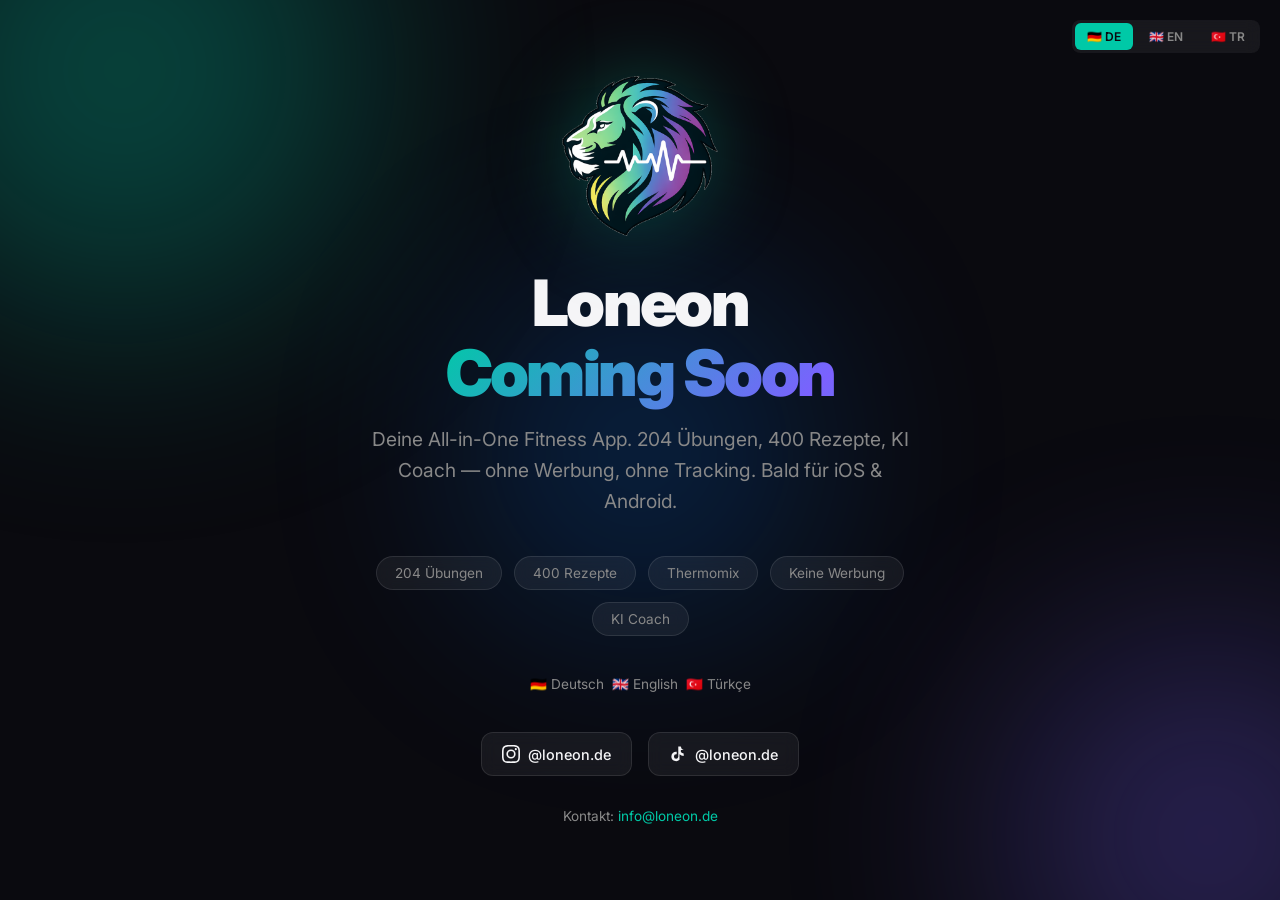
<file: index.html>
<!DOCTYPE html>
<html lang="de">
<head>
    <meta charset="UTF-8">
    <meta name="viewport" content="width=device-width, initial-scale=1.0">
    <title>Loneon — Coming Soon</title>
    <meta name="description" content="Loneon — Deine All-in-One Fitness App. Coming Soon für iOS & Android.">
    <meta name="theme-color" content="#00C9A7">
    <link rel="icon" type="image/svg+xml" href="img/favicon.svg">
    <link rel="preconnect" href="https://fonts.googleapis.com">
    <link rel="preconnect" href="https://fonts.gstatic.com" crossorigin>
    <link href="https://fonts.googleapis.com/css2?family=Inter:wght@400;500;600;700;800;900&display=swap" rel="stylesheet">
    <style>
        *, *::before, *::after { margin: 0; padding: 0; box-sizing: border-box; }

        :root {
            --mint: #00C9A7;
            --dark: #0A0A0F;
            --white: #F5F5F7;
            --gray: #888;
        }

        body {
            font-family: 'Inter', -apple-system, sans-serif;
            background: var(--dark);
            color: var(--white);
            min-height: 100vh;
            display: flex;
            flex-direction: column;
            align-items: center;
            justify-content: center;
            overflow: hidden;
            -webkit-font-smoothing: antialiased;
        }

        /* Aurora Background */
        .aurora { position: fixed; inset: 0; z-index: 0; pointer-events: none; }
        .aurora-blob {
            position: absolute;
            border-radius: 50%;
            filter: blur(120px);
            opacity: 0.3;
            animation: float 12s ease-in-out infinite alternate;
        }
        .blob-1 { width: 500px; height: 500px; background: var(--mint); top: -20%; left: -10%; }
        .blob-2 { width: 400px; height: 400px; background: #7B61FF; bottom: -15%; right: -10%; animation-delay: -4s; }
        .blob-3 { width: 300px; height: 300px; background: #007AFF; top: 50%; left: 50%; transform: translate(-50%, -50%); animation-delay: -8s; }

        @keyframes float {
            0% { transform: translate(0, 0) scale(1); }
            100% { transform: translate(40px, -30px) scale(1.1); }
        }

        /* Content */
        .content {
            position: relative;
            z-index: 1;
            text-align: center;
            padding: 24px;
            max-width: 600px;
        }

        .logo {
            width: 160px;
            height: 160px;
            margin: 0 auto 32px;
            filter: drop-shadow(0 0 40px rgba(0, 201, 167, 0.3));
        }

        .logo img {
            width: 100%;
            height: 100%;
            object-fit: contain;
        }

        h1 {
            font-size: clamp(2.5rem, 8vw, 4rem);
            font-weight: 900;
            letter-spacing: -0.04em;
            line-height: 1.1;
            margin-bottom: 16px;
        }

        .gradient-text {
            background: linear-gradient(135deg, var(--mint), #7B61FF, var(--mint));
            background-size: 200% auto;
            -webkit-background-clip: text;
            -webkit-text-fill-color: transparent;
            animation: gradient-shift 4s ease infinite;
        }

        @keyframes gradient-shift {
            0%, 100% { background-position: 0% center; }
            50% { background-position: 200% center; }
        }

        .subtitle {
            font-size: clamp(1rem, 3vw, 1.2rem);
            color: var(--gray);
            line-height: 1.6;
            margin-bottom: 40px;
        }

        .features {
            display: flex;
            gap: 12px;
            justify-content: center;
            flex-wrap: wrap;
            margin-bottom: 40px;
        }

        .feature-tag {
            background: rgba(255, 255, 255, 0.06);
            border: 1px solid rgba(255, 255, 255, 0.1);
            border-radius: 100px;
            padding: 8px 18px;
            font-size: 0.85rem;
            color: var(--gray);
            backdrop-filter: blur(8px);
        }

        .social-links {
            display: flex;
            gap: 16px;
            justify-content: center;
            margin-bottom: 32px;
        }

        .social-link {
            display: flex;
            align-items: center;
            gap: 8px;
            background: rgba(255, 255, 255, 0.06);
            border: 1px solid rgba(255, 255, 255, 0.1);
            border-radius: 12px;
            padding: 12px 20px;
            color: var(--white);
            font-size: 0.9rem;
            font-weight: 500;
            text-decoration: none;
            transition: all 0.3s ease;
            backdrop-filter: blur(8px);
        }

        .social-link:hover {
            border-color: var(--mint);
            background: rgba(0, 201, 167, 0.1);
            transform: translateY(-2px);
        }

        .contact {
            font-size: 0.85rem;
            color: var(--gray);
        }

        .contact a {
            color: var(--mint);
            text-decoration: none;
        }

        .lang-switch {
            position: fixed;
            top: 20px;
            right: 20px;
            z-index: 10;
            display: flex;
            gap: 4px;
            background: rgba(255, 255, 255, 0.06);
            border-radius: 8px;
            padding: 3px;
            backdrop-filter: blur(8px);
        }

        .lang-btn {
            padding: 6px 12px;
            border-radius: 6px;
            font-size: 0.75rem;
            font-weight: 600;
            color: var(--gray);
            text-decoration: none;
            transition: all 0.3s ease;
        }

        .lang-btn:hover { color: var(--white); }
        .lang-btn.active { background: var(--mint); color: var(--dark); }

        .flags {
            display: flex;
            gap: 8px;
            justify-content: center;
            margin-bottom: 40px;
            font-size: 1.1rem;
        }

        .flag-item {
            display: flex;
            align-items: center;
            gap: 4px;
            font-size: 0.85rem;
            color: var(--gray);
        }
    </style>
</head>
<body>

    <div class="aurora" aria-hidden="true">
        <div class="aurora-blob blob-1"></div>
        <div class="aurora-blob blob-2"></div>
        <div class="aurora-blob blob-3"></div>
    </div>

    <div class="lang-switch">
        <a href="index.html" class="lang-btn active">🇩🇪 DE</a>
        <a href="en.html" class="lang-btn">🇬🇧 EN</a>
        <a href="tr.html" class="lang-btn">🇹🇷 TR</a>
    </div>

    <div class="content">
        <div class="logo"><img src="img/logo.png" alt="Loneon"></div>
        <h1>Loneon<br><span class="gradient-text">Coming Soon</span></h1>
        <p class="subtitle">Deine All-in-One Fitness App. 204 Übungen, 400 Rezepte, KI Coach — ohne Werbung, ohne Tracking. Bald für iOS & Android.</p>

        <div class="features">
            <span class="feature-tag">204 Übungen</span>
            <span class="feature-tag">400 Rezepte</span>
            <span class="feature-tag">Thermomix</span>
            <span class="feature-tag">Keine Werbung</span>
            <span class="feature-tag">KI Coach</span>
        </div>

        <div class="flags">
            <span class="flag-item">🇩🇪 Deutsch</span>
            <span class="flag-item">🇬🇧 English</span>
            <span class="flag-item">🇹🇷 Türkçe</span>
        </div>

        <div class="social-links">
            <a href="https://instagram.com/loneon.de" target="_blank" rel="noopener" class="social-link">
                <svg width="18" height="18" viewBox="0 0 24 24" fill="currentColor"><path d="M12 2.163c3.204 0 3.584.012 4.85.07 3.252.148 4.771 1.691 4.919 4.919.058 1.265.069 1.645.069 4.849 0 3.205-.012 3.584-.069 4.849-.149 3.225-1.664 4.771-4.919 4.919-1.266.058-1.644.07-4.85.07-3.204 0-3.584-.012-4.849-.07-3.26-.149-4.771-1.699-4.919-4.92-.058-1.265-.07-1.644-.07-4.849 0-3.204.013-3.583.07-4.849.149-3.227 1.664-4.771 4.919-4.919 1.266-.057 1.645-.069 4.849-.069zM12 0C8.741 0 8.333.014 7.053.072 2.695.272.273 2.69.073 7.052.014 8.333 0 8.741 0 12c0 3.259.014 3.668.072 4.948.2 4.358 2.618 6.78 6.98 6.98C8.333 23.986 8.741 24 12 24c3.259 0 3.668-.014 4.948-.072 4.354-.2 6.782-2.618 6.979-6.98.059-1.28.073-1.689.073-4.948 0-3.259-.014-3.667-.072-4.947-.196-4.354-2.617-6.78-6.979-6.98C15.668.014 15.259 0 12 0zm0 5.838a6.162 6.162 0 100 12.324 6.162 6.162 0 000-12.324zM12 16a4 4 0 110-8 4 4 0 010 8zm6.406-11.845a1.44 1.44 0 100 2.881 1.44 1.44 0 000-2.881z"/></svg>
                @loneon.de
            </a>
            <a href="https://tiktok.com/@loneon.de" target="_blank" rel="noopener" class="social-link">
                <svg width="18" height="18" viewBox="0 0 24 24" fill="currentColor"><path d="M19.59 6.69a4.83 4.83 0 01-3.77-4.25V2h-3.45v13.67a2.89 2.89 0 01-2.88 2.5 2.89 2.89 0 01-2.89-2.89 2.89 2.89 0 012.89-2.89c.28 0 .54.04.79.1v-3.5a6.37 6.37 0 00-.79-.05A6.34 6.34 0 003.15 15.2a6.34 6.34 0 0010.86 4.43v-7.15a8.16 8.16 0 005.58 2.17V11.2a4.85 4.85 0 01-3.77-1.74V6.69h3.77z"/></svg>
                @loneon.de
            </a>
        </div>

        <p class="contact">Kontakt: <a href="mailto:info@loneon.de">info@loneon.de</a></p>
    </div>

</body>
</html>
</file>
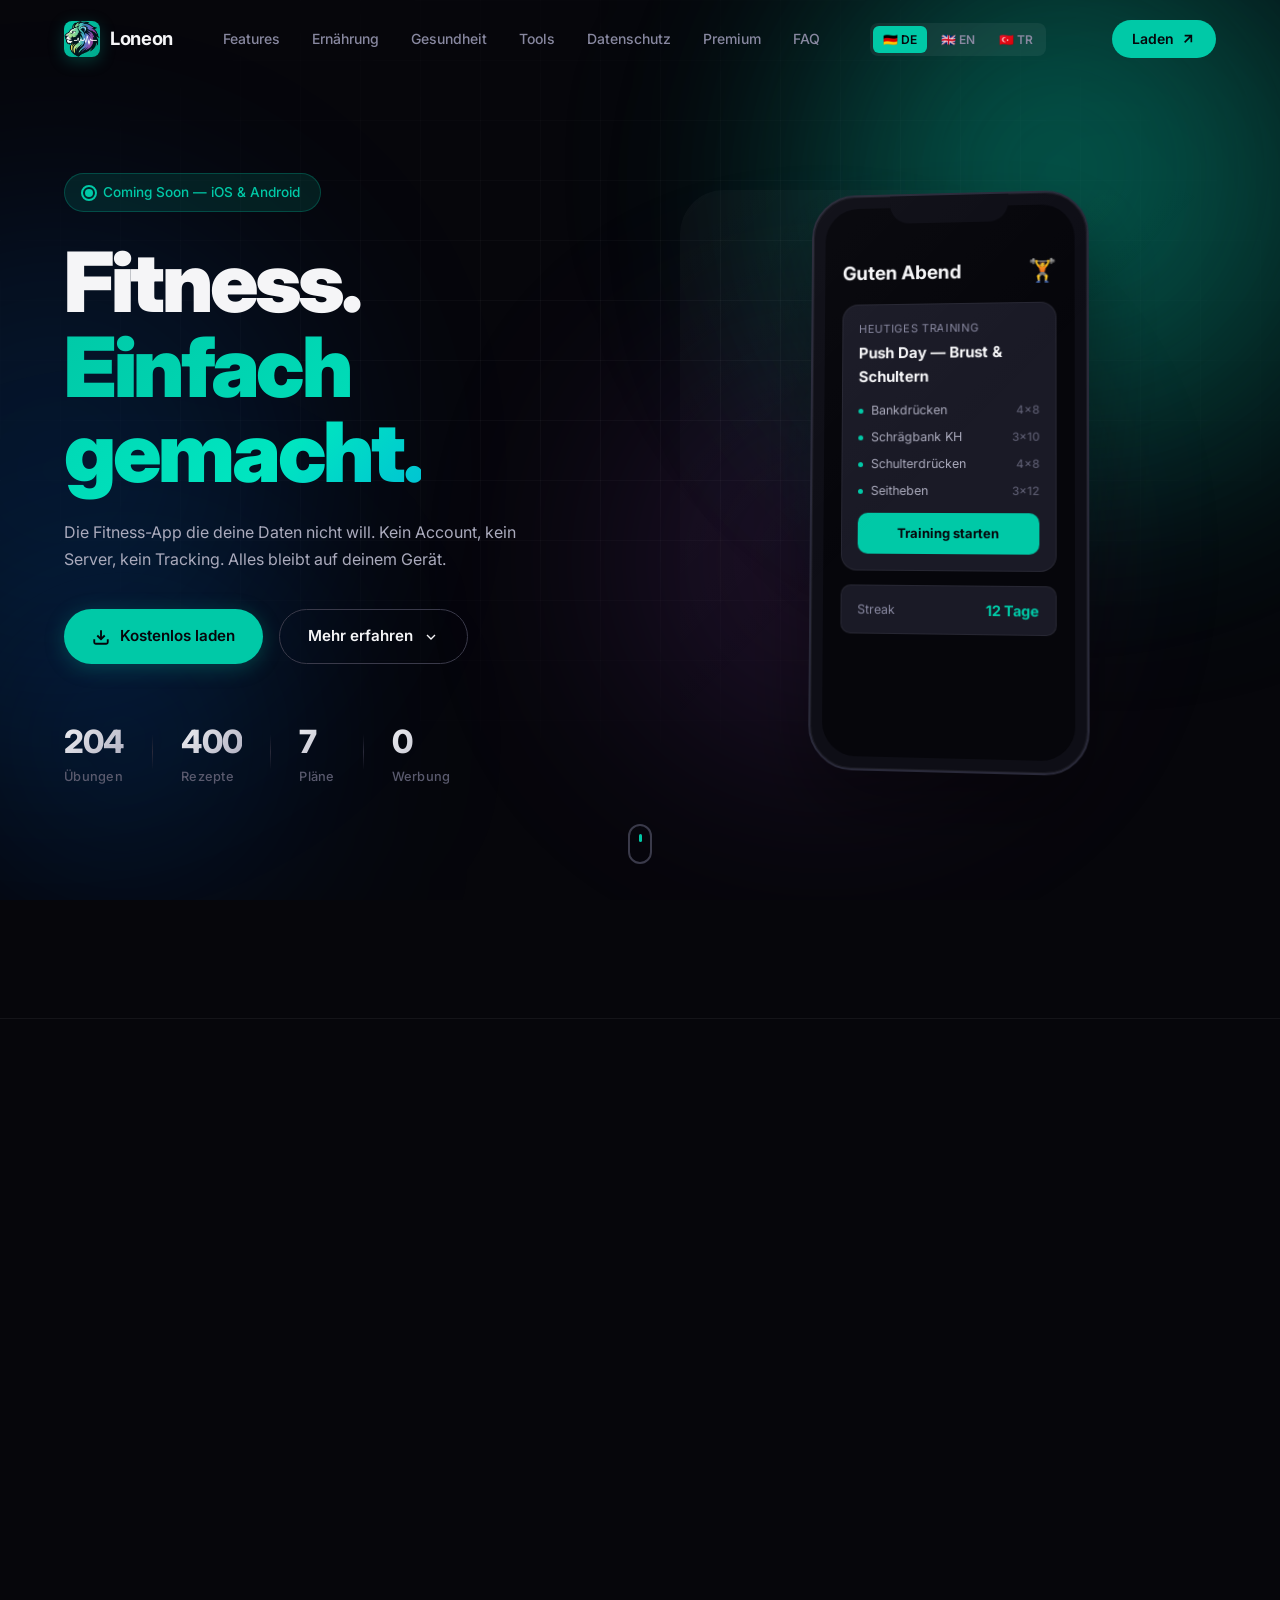
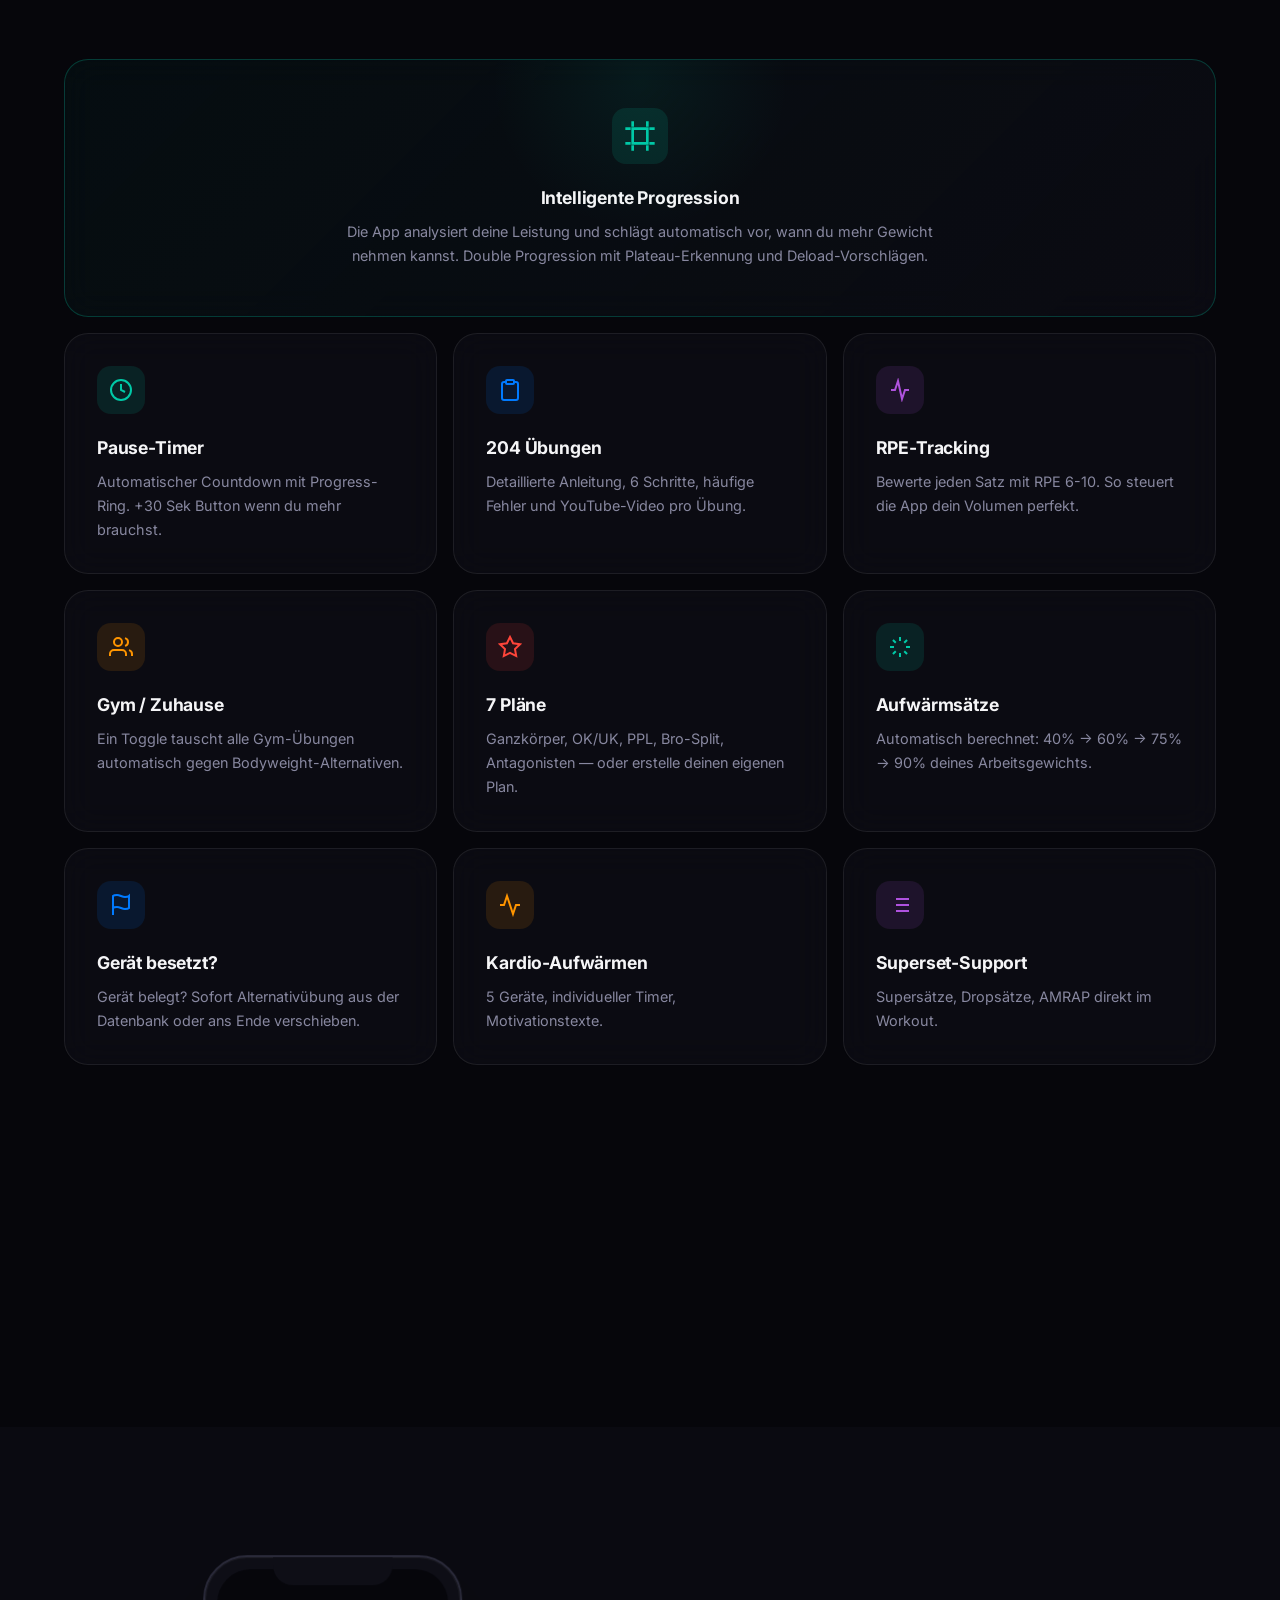
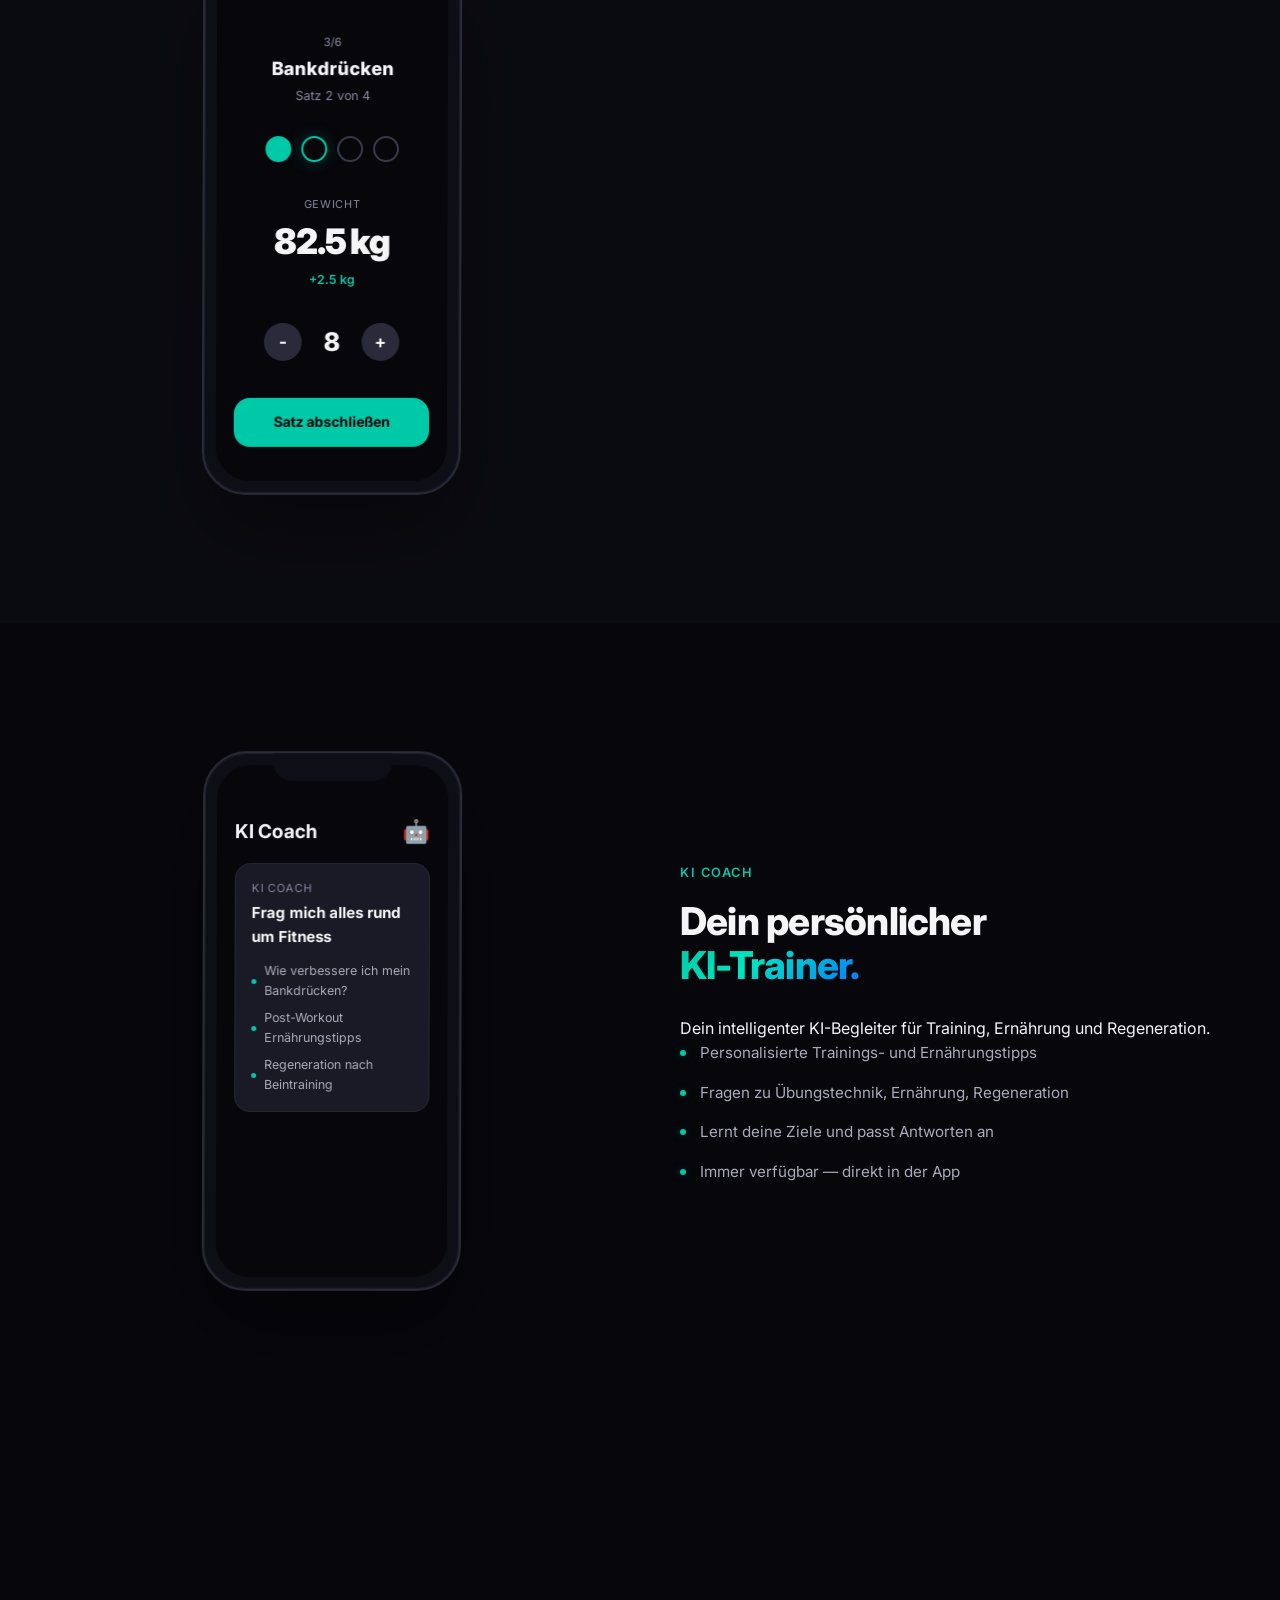
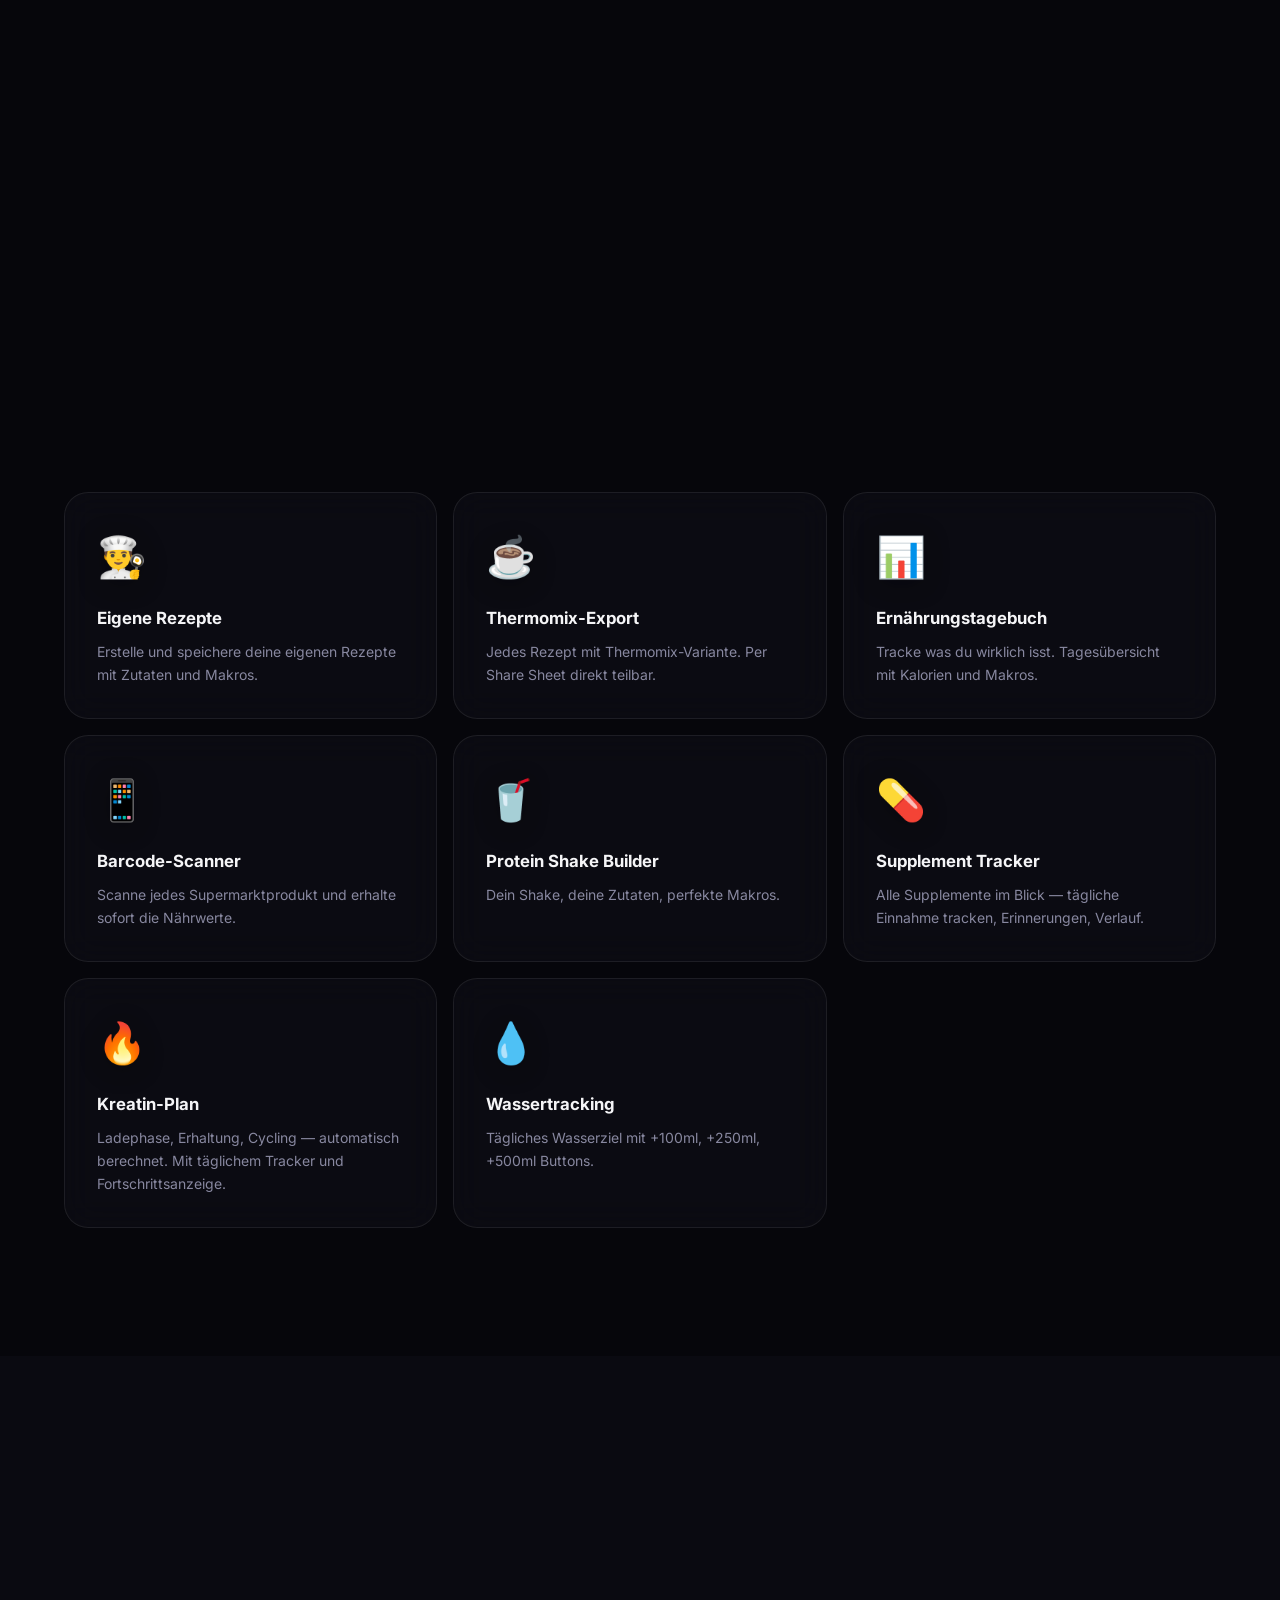
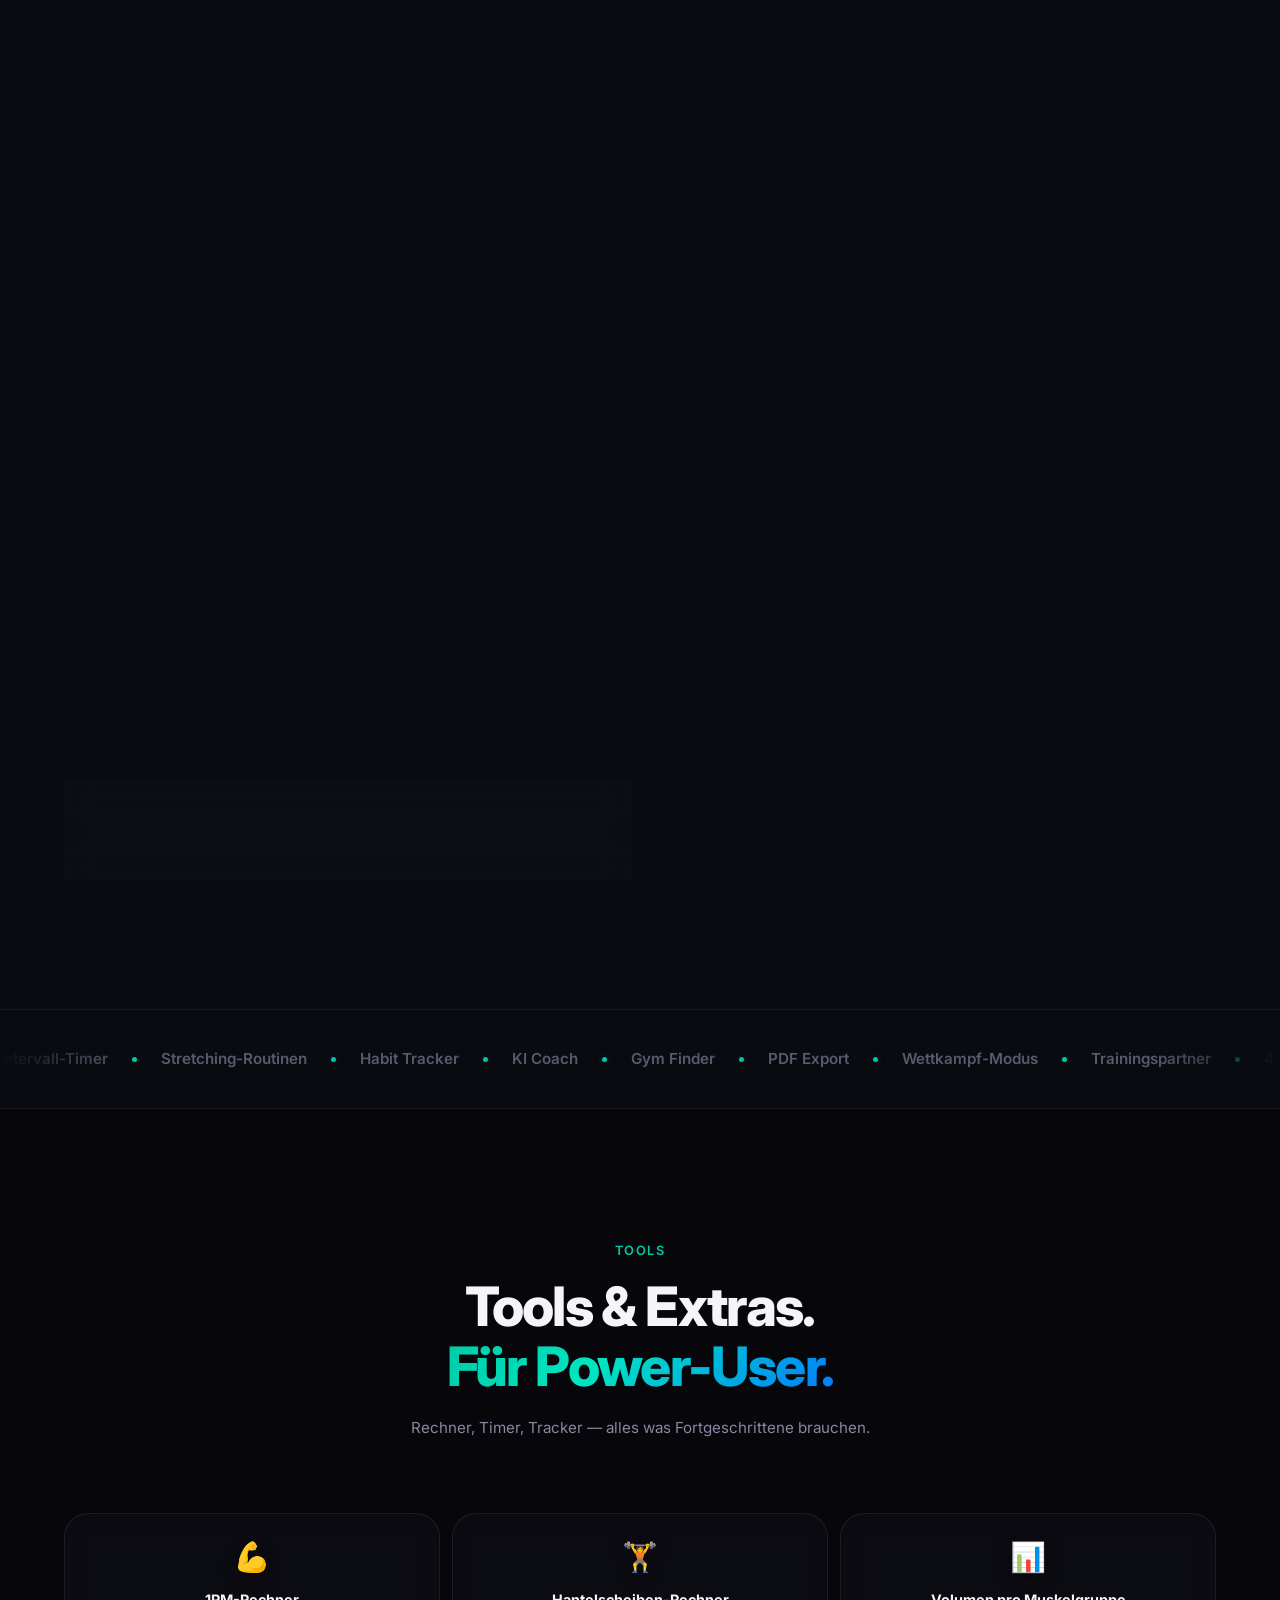
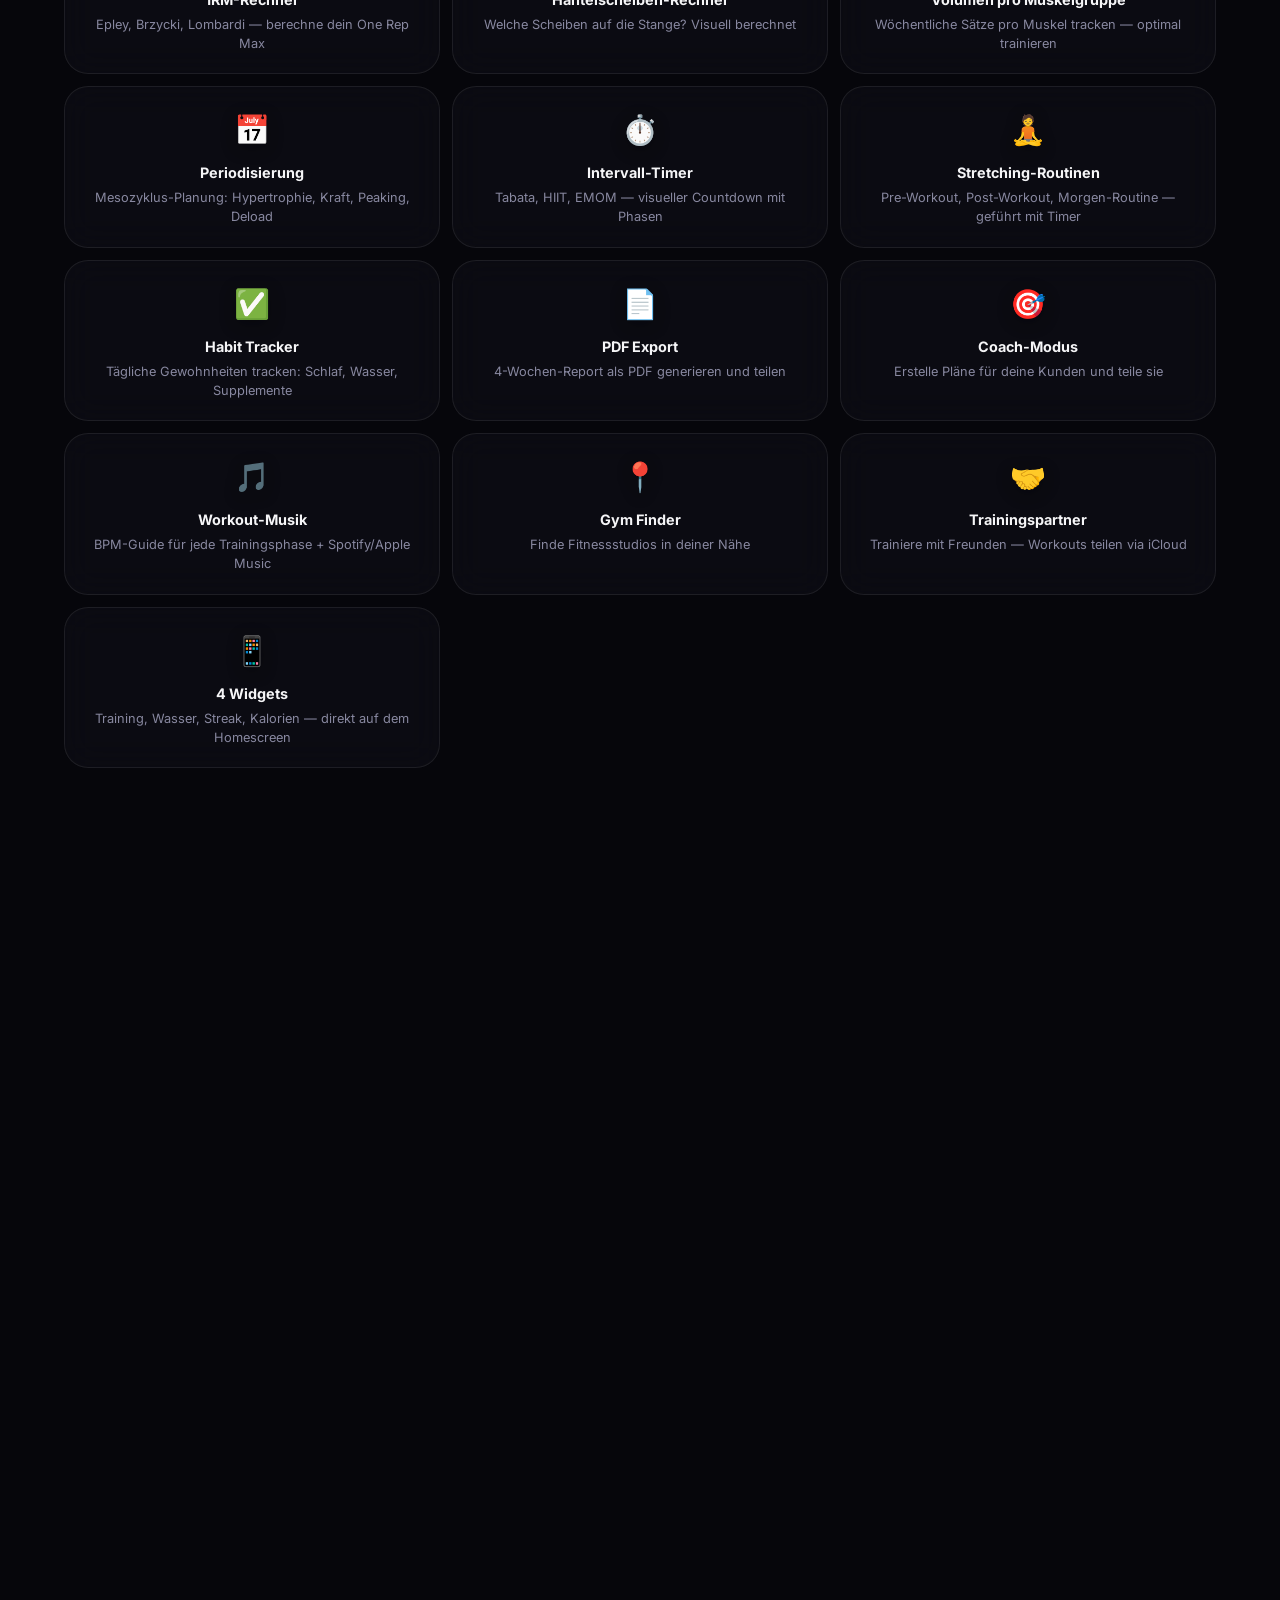
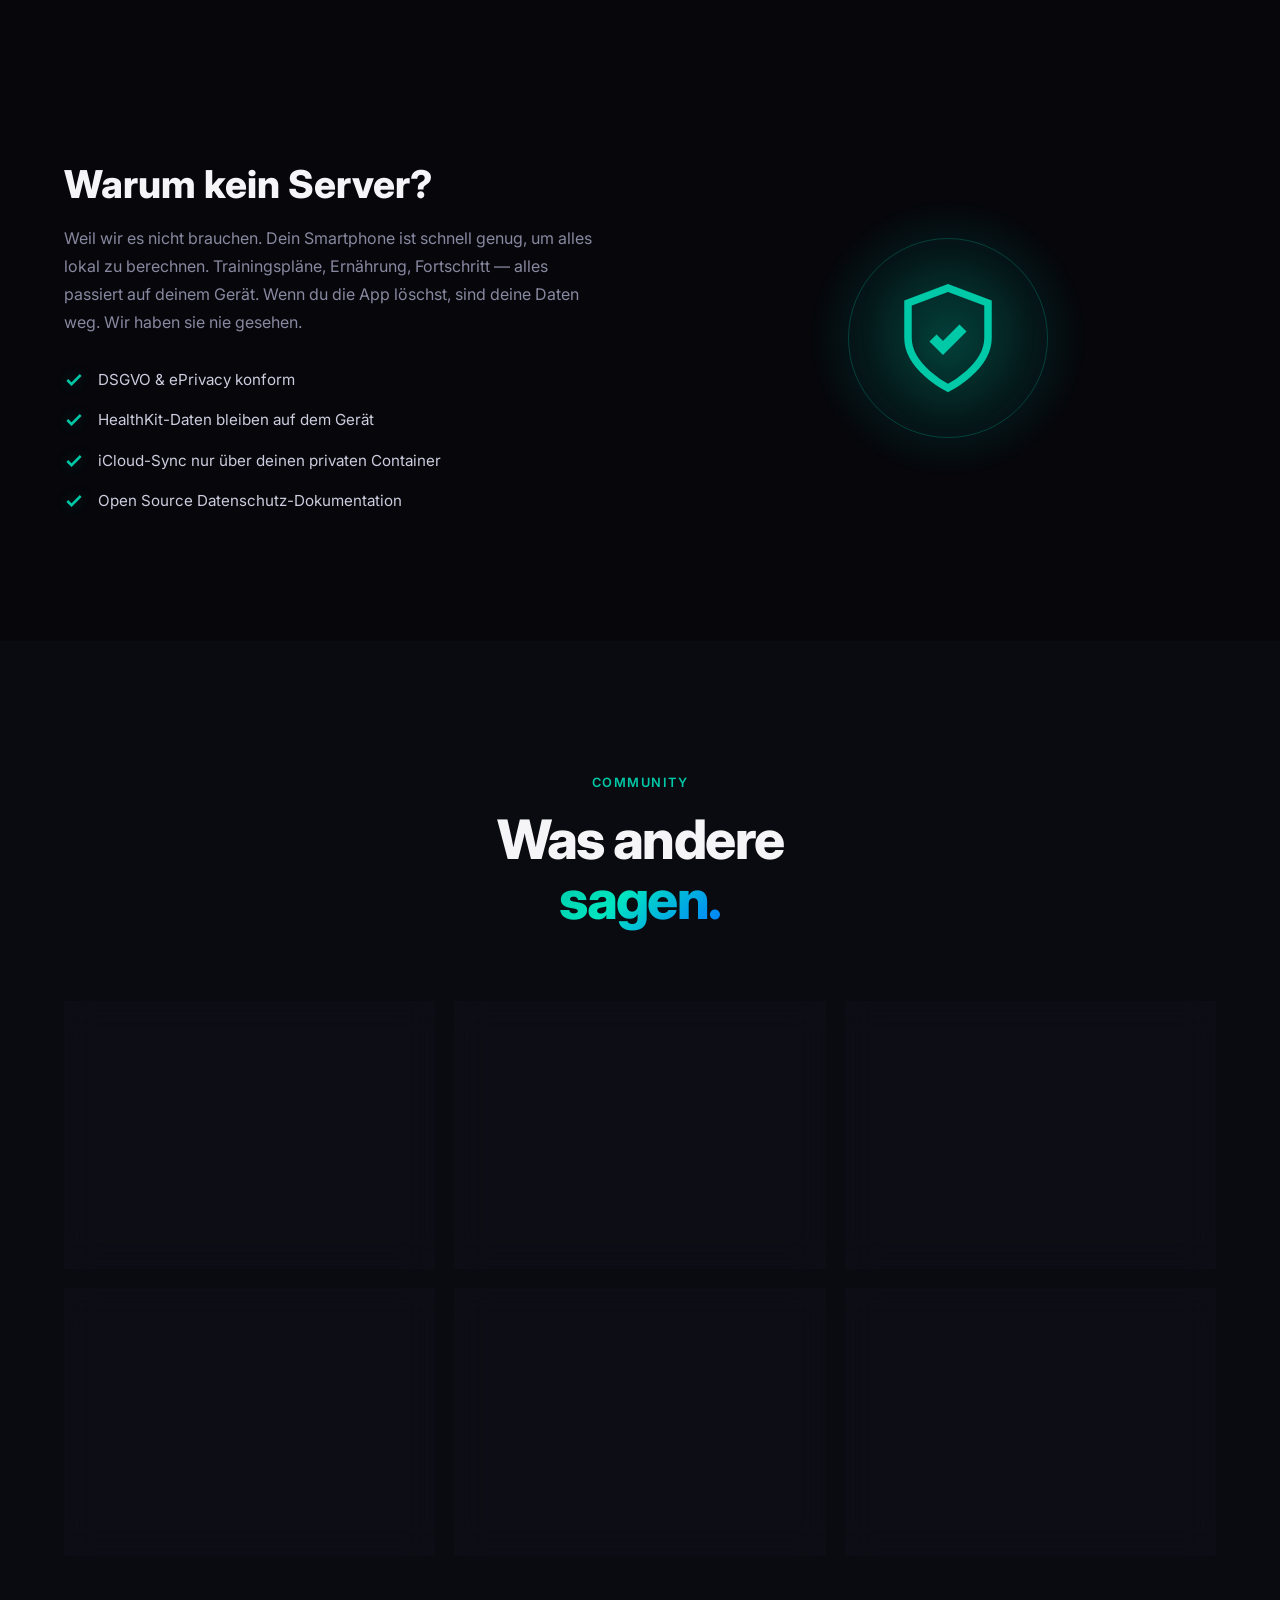
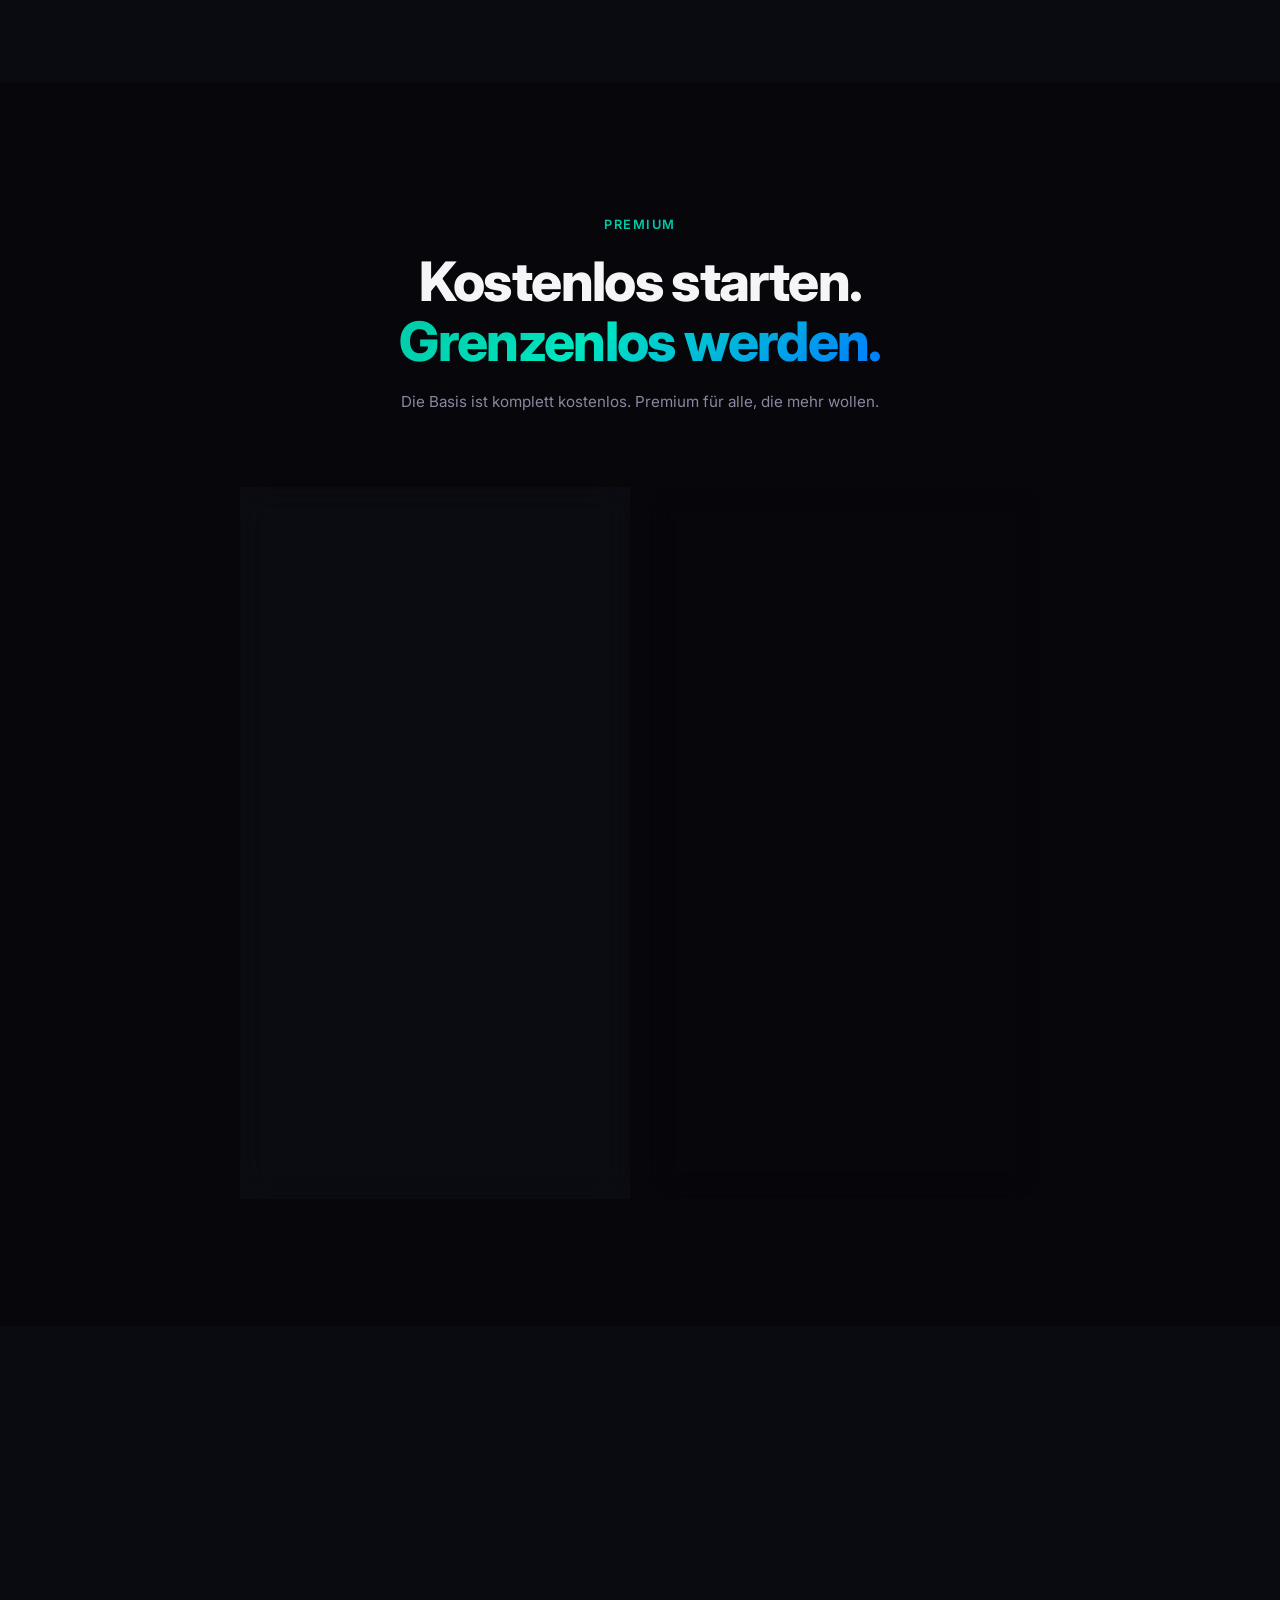
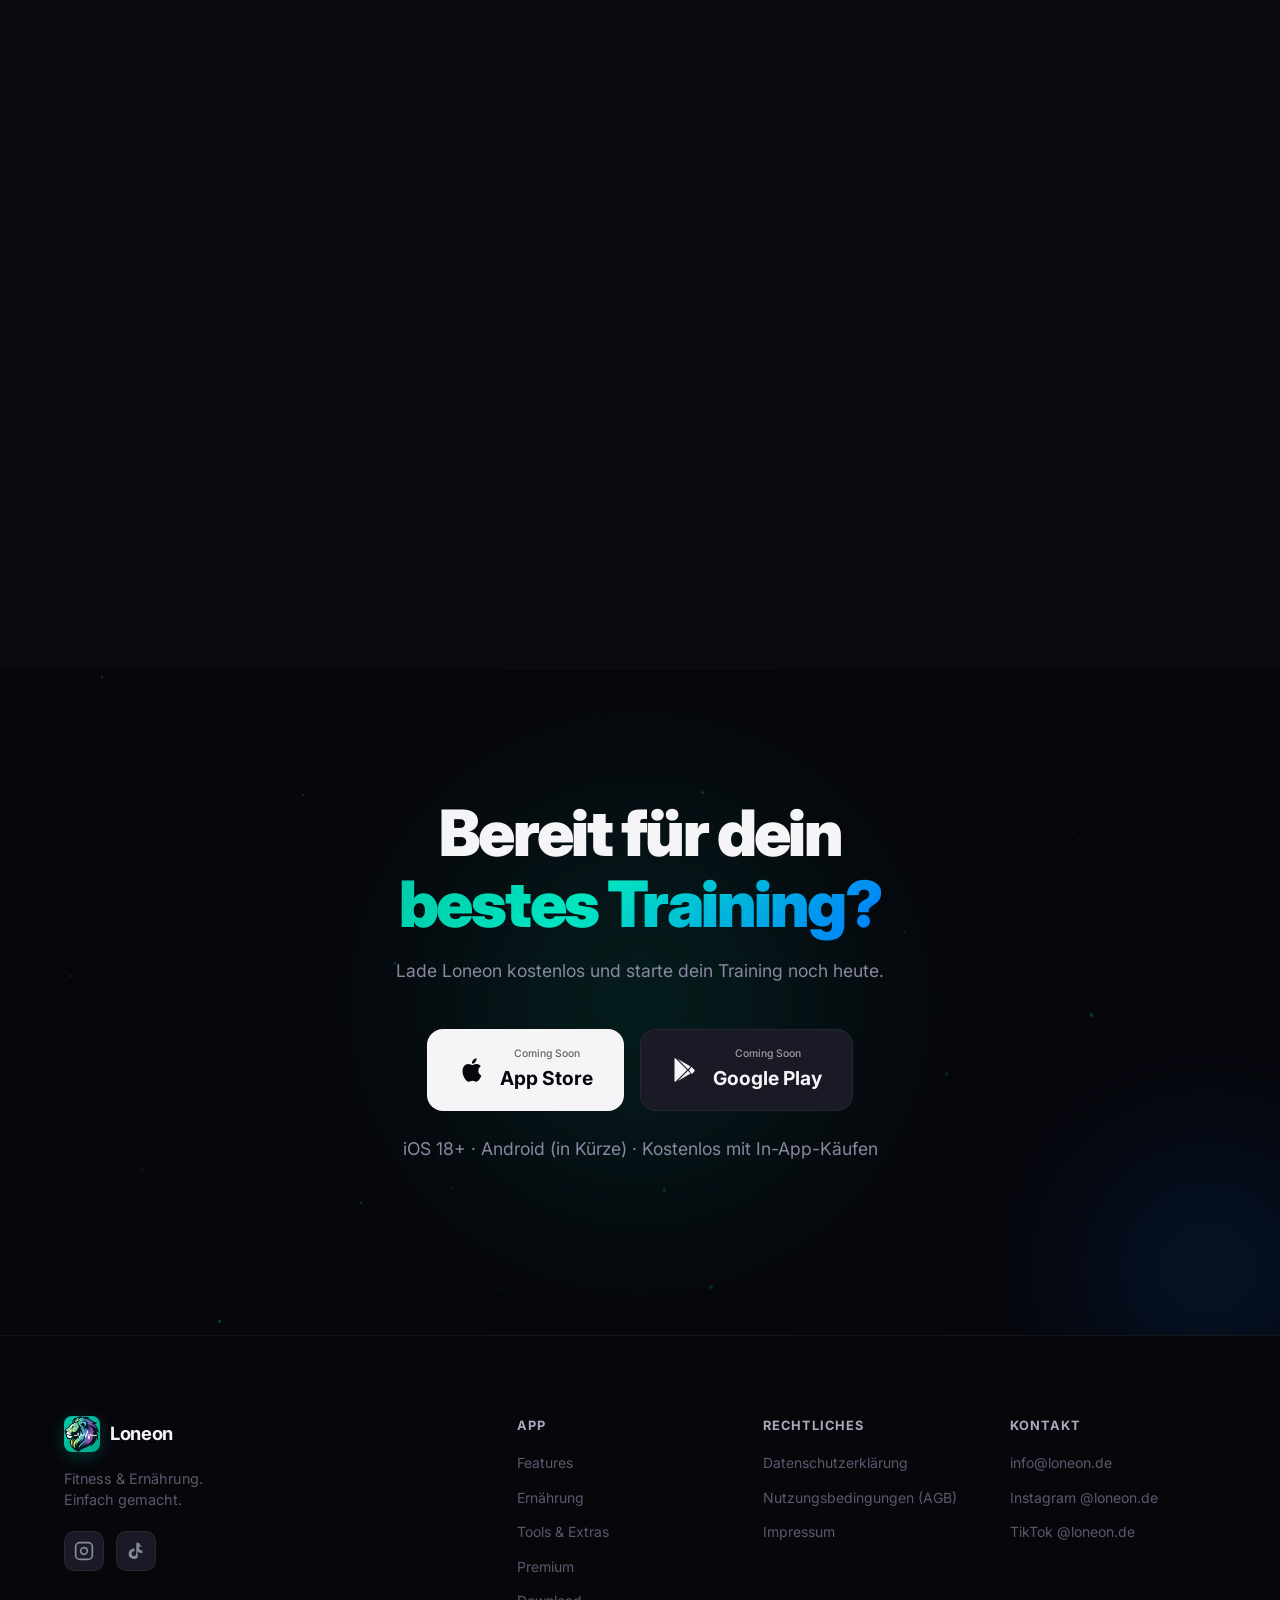
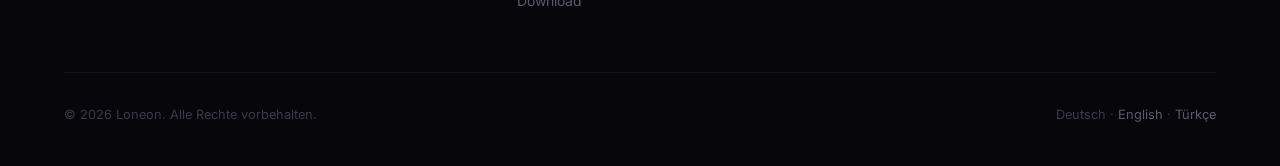
<file: _full_site/index.html>
<!DOCTYPE html>
<html lang="de">
<head>
    <meta charset="UTF-8">
    <meta name="viewport" content="width=device-width, initial-scale=1.0">
    <title>Loneon — Fitness & Ernährung App</title>
    <meta name="description" content="Loneon macht Fitness einfach. 204 Übungen, 400 Rezepte, intelligente Progression — alles lokal auf deinem Gerät. Keine Werbung, kein Tracking. Für iPhone & Android.">
    <meta name="keywords" content="Fitness App, Ernährung, Training, Workout Tracker, Rezepte, iPhone, Android, Apple Watch, Muskelaufbau, Abnehmen">
    <meta name="author" content="Loneon">
    <meta name="theme-color" content="#00C9A7">
    <meta name="robots" content="index, follow">
    <link rel="canonical" href="https://loneon.de/">

    <!-- Open Graph -->
    <meta property="og:site_name" content="Loneon">
    <meta property="og:locale" content="de_DE">
    <meta property="og:locale:alternate" content="en_US">
    <meta property="og:locale:alternate" content="tr_TR">

    <!-- Twitter Card -->
    <meta name="twitter:card" content="summary_large_image">
    <meta name="twitter:title" content="Loneon — Fitness & Ernährung App">
    <meta name="twitter:description" content="204 Übungen, 400 Rezepte, intelligente Progression. Keine Werbung, kein Tracking.">
    <meta name="twitter:image" content="https://loneon.de/img/og-image.png">

    <!-- Schema.org Structured Data -->
    <script type="application/ld+json">
    {
      "@context": "https://schema.org",
      "@type": "SoftwareApplication",
      "name": "Loneon",
      "operatingSystem": "iOS, Android",
      "applicationCategory": "HealthApplication",
      "description": "All-in-One Fitness App mit 204 Übungen, 400 Rezepten inkl. Thermomix. Keine Werbung, kein Tracking.",
      "url": "https://loneon.de",
      "inLanguage": ["de", "en", "tr"],
      "offers": {
        "@type": "Offer",
        "price": "0",
        "priceCurrency": "EUR"
      },
      "author": {
        "@type": "Organization",
        "name": "Loneon",
        "url": "https://loneon.de"
      },
      "featureList": [
        "204 Übungen mit Schritt-für-Schritt Anleitungen",
        "400 Rezepte inkl. Thermomix",
        "KI Coach",
        "Trainingspläne für Gym & Zuhause",
        "iCloud Sync",
        "Apple Watch Support",
        "Keine Werbung",
        "3 Sprachen: Deutsch, English, Türkçe"
      ]
    }
    </script>
    <meta property="og:title" content="Loneon — Fitness & Ernährung App">
    <meta property="og:description" content="204 Übungen, 400 Rezepte, intelligente Progression. Keine Werbung, kein Tracking. iPhone & Android.">
    <meta property="og:type" content="website">
    <meta property="og:url" content="https://loneon.de">
    <meta property="og:image" content="https://loneon.de/img/og-image.png">

    <!-- Fonts -->
    <link rel="preconnect" href="https://fonts.googleapis.com">
    <link rel="preconnect" href="https://fonts.gstatic.com" crossorigin>
    <link href="https://fonts.googleapis.com/css2?family=Inter:wght@400;500;600;700;800;900&display=swap" rel="stylesheet">

    <!-- Hreflang -->
    <link rel="alternate" hreflang="de" href="https://loneon.de/index.html">
    <link rel="alternate" hreflang="en" href="https://loneon.de/en.html">
    <link rel="alternate" hreflang="tr" href="https://loneon.de/tr.html">
    <link rel="alternate" hreflang="x-default" href="https://loneon.de/index.html">

    <link rel="stylesheet" href="css/style.css">
    <link rel="icon" type="image/svg+xml" href="img/favicon.svg">
</head>
<body>

    <!-- Aurora Background -->
    <div class="aurora-bg" aria-hidden="true">
        <div class="aurora-blob aurora-blob-1"></div>
        <div class="aurora-blob aurora-blob-2"></div>
        <div class="aurora-blob aurora-blob-3"></div>
    </div>

    <!-- Navigation -->
    <nav class="nav" id="nav">
        <div class="nav-container">
            <a href="#" class="nav-logo">
                <img src="img/logo.png" alt="Loneon" class="nav-logo-icon" style="width:36px;height:36px;border-radius:8px;">
                <span>Loneon</span>
            </a>
            <div class="nav-links" id="navLinks">
                <a href="#features">Features</a>
                <a href="#ernaehrung">Ernährung</a>
                <a href="#gesundheit">Gesundheit</a>
                <a href="#tools">Tools</a>
                <a href="#datenschutz">Datenschutz</a>
                <a href="#premium">Premium</a>
                <a href="#faq">FAQ</a>
            </div>
            <div class="lang-switcher">
                <a href="index.html" class="lang-btn active" title="Deutsch">🇩🇪 DE</a>
                <a href="en.html" class="lang-btn" title="English">🇬🇧 EN</a>
                <a href="tr.html" class="lang-btn" title="Türkçe">🇹🇷 TR</a>
            </div>
            <a href="#download" class="nav-cta">
                <span>Laden</span>
                <svg width="16" height="16" viewBox="0 0 24 24" fill="none" stroke="currentColor" stroke-width="2.5"><path d="M7 17l9.2-9.2M17 17V7H7"/></svg>
            </a>
            <button class="nav-toggle" id="navToggle" aria-label="Menü">
                <span></span><span></span><span></span>
            </button>
        </div>
    </nav>

    <!-- Mobile Menu Overlay -->
    <div class="mobile-menu" id="mobileMenu">
        <div class="mobile-menu-content">
            <a href="#features">Features</a>
            <a href="#ernaehrung">Ernährung</a>
            <a href="#gesundheit">Gesundheit</a>
            <a href="#tools">Tools</a>
            <a href="#datenschutz">Datenschutz</a>
            <a href="#premium">Premium</a>
            <a href="#faq">FAQ</a>
            <div class="lang-switcher">
                <a href="index.html" class="lang-btn active" title="Deutsch">🇩🇪 DE</a>
                <a href="en.html" class="lang-btn" title="English">🇬🇧 EN</a>
                <a href="tr.html" class="lang-btn" title="Türkçe">🇹🇷 TR</a>
            </div>
            <a href="#download" class="btn btn-primary mobile-menu-cta">Kostenlos laden</a>
        </div>
    </div>

    <!-- Hero -->
    <section class="hero">
        <div class="hero-bg">
            <div class="hero-gradient-orb hero-orb-1"></div>
            <div class="hero-gradient-orb hero-orb-2"></div>
            <div class="hero-grid-pattern"></div>
        </div>
        <div class="container">
            <div class="hero-content">
                <div class="hero-text">
                    <div class="hero-badge" data-reveal>
                        <span class="badge-pulse"></span>
                        <span>Coming Soon — iOS & Android</span>
                    </div>
                    <h1 data-reveal>Fitness.<br><span class="gradient-text-animated">Einfach gemacht.</span></h1>
                    <p class="hero-subtitle" data-reveal>Die Fitness-App die deine Daten nicht will. Kein Account, kein Server, kein Tracking. Alles bleibt auf deinem Gerät.</p>
                    <div class="hero-actions" data-reveal>
                        <a href="#download" class="btn btn-primary btn-glow">
                            <svg width="18" height="18" viewBox="0 0 24 24" fill="none" stroke="currentColor" stroke-width="2.5"><path d="M21 15v4a2 2 0 01-2 2H5a2 2 0 01-2-2v-4"/><polyline points="7 10 12 15 17 10"/><line x1="12" y1="15" x2="12" y2="3"/></svg>
                            Kostenlos laden
                        </a>
                        <a href="#features" class="btn btn-ghost">
                            Mehr erfahren
                            <svg width="16" height="16" viewBox="0 0 24 24" fill="none" stroke="currentColor" stroke-width="2"><path d="M6 9l6 6 6-6"/></svg>
                        </a>
                    </div>
                    <div class="hero-stats" data-reveal>
                        <div class="stat">
                            <span class="stat-number" data-count="204">0</span>
                            <span class="stat-label">Übungen</span>
                        </div>
                        <div class="stat-divider"></div>
                        <div class="stat">
                            <span class="stat-number" data-count="400">0</span>
                            <span class="stat-label">Rezepte</span>
                        </div>
                        <div class="stat-divider"></div>
                        <div class="stat">
                            <span class="stat-number" data-count="7">0</span>
                            <span class="stat-label">Pläne</span>
                        </div>
                        <div class="stat-divider"></div>
                        <div class="stat">
                            <span class="stat-number">0</span>
                            <span class="stat-label">Werbung</span>
                        </div>
                    </div>
                </div>
                <div class="hero-phone" data-reveal>
                    <div class="phone-frame">
                        <div class="phone-notch"></div>
                        <div class="phone-screen">
                            <div class="phone-demo">
                                <div class="demo-header">
                                    <span class="demo-greeting">Guten Abend</span>
                                    <span class="demo-icon">&#x1F3CB;&#xFE0F;</span>
                                </div>
                                <div class="demo-card">
                                    <div class="demo-card-title">Heutiges Training</div>
                                    <div class="demo-card-subtitle">Push Day — Brust & Schultern</div>
                                    <div class="demo-exercises">
                                        <div class="demo-exercise"><span class="demo-dot"></span>Bankdrücken <span class="demo-sets">4x8</span></div>
                                        <div class="demo-exercise"><span class="demo-dot"></span>Schrägbank KH <span class="demo-sets">3x10</span></div>
                                        <div class="demo-exercise"><span class="demo-dot"></span>Schulterdrücken <span class="demo-sets">4x8</span></div>
                                        <div class="demo-exercise"><span class="demo-dot"></span>Seitheben <span class="demo-sets">3x12</span></div>
                                    </div>
                                    <div class="demo-btn">Training starten</div>
                                </div>
                                <div class="demo-streak">
                                    <div class="demo-streak-label">Streak</div>
                                    <div class="demo-streak-value">12 Tage</div>
                                </div>
                            </div>
                        </div>
                    </div>
                    <div class="phone-glow"></div>
                    <div class="phone-reflection"></div>
                </div>
            </div>
        </div>
        <div class="hero-scroll">
            <div class="scroll-indicator">
                <div class="scroll-dot"></div>
            </div>
        </div>
    </section>

    <!-- Trust Bar -->
    <section class="trust">
        <div class="container">
            <div class="trust-items">
                <div class="trust-item" data-reveal>
                    <svg width="20" height="20" viewBox="0 0 24 24" fill="none" stroke="currentColor" stroke-width="2"><path d="M12 22s8-4 8-10V5l-8-3-8 3v7c0 6 8 10 8 10z"/></svg>
                    <span>100% Lokal</span>
                </div>
                <div class="trust-item" data-reveal>
                    <svg width="20" height="20" viewBox="0 0 24 24" fill="none" stroke="currentColor" stroke-width="2"><rect x="3" y="11" width="18" height="11" rx="2" ry="2"/><path d="M7 11V7a5 5 0 0110 0v4"/></svg>
                    <span>DSGVO-konform</span>
                </div>
                <div class="trust-item" data-reveal>
                    <svg width="20" height="20" viewBox="0 0 24 24" fill="none" stroke="currentColor" stroke-width="2"><circle cx="12" cy="12" r="10"/><path d="M12 8v4l3 3"/></svg>
                    <span>Keine Werbung</span>
                </div>
                <div class="trust-item" data-reveal>
                    <svg width="20" height="20" viewBox="0 0 24 24" fill="none" stroke="currentColor" stroke-width="2"><path d="M20.84 4.61a5.5 5.5 0 00-7.78 0L12 5.67l-1.06-1.06a5.5 5.5 0 00-7.78 7.78l1.06 1.06L12 21.23l7.78-7.78 1.06-1.06a5.5 5.5 0 000-7.78z"/></svg>
                    <span>Made in Germany</span>
                </div>
            </div>
        </div>
    </section>

    <!-- Languages Badge -->
    <section class="languages-section">
        <div class="container">
            <div class="languages-banner glass-card" data-reveal>
                <div class="languages-icon">
                    <svg width="28" height="28" viewBox="0 0 24 24" fill="none" stroke="currentColor" stroke-width="2"><circle cx="12" cy="12" r="10"/><line x1="2" y1="12" x2="22" y2="12"/><path d="M12 2a15.3 15.3 0 014 10 15.3 15.3 0 01-4 10 15.3 15.3 0 01-4-10 15.3 15.3 0 014-10z"/></svg>
                </div>
                <div class="languages-text">
                    <h3>Verfügbar in 3 Sprachen</h3>
                    <p>Alle Übungen, Rezepte und die komplette App — in deiner Sprache.</p>
                </div>
                <div class="languages-flags">
                    <div class="lang-flag">
                        <span class="flag-emoji">&#x1F1E9;&#x1F1EA;</span>
                        <span>Deutsch</span>
                    </div>
                    <div class="lang-flag">
                        <span class="flag-emoji">&#x1F1EC;&#x1F1E7;</span>
                        <span>English</span>
                    </div>
                    <div class="lang-flag">
                        <span class="flag-emoji">&#x1F1F9;&#x1F1F7;</span>
                        <span>Türkçe</span>
                    </div>
                </div>
            </div>
        </div>
    </section>

    <!-- Features: Training -->
    <section class="section" id="features">
        <div class="container">
            <div class="section-header" data-reveal>
                <span class="section-tag">Training</span>
                <h2>Dein Workout.<br><span class="gradient-text">Perfekt gesteuert.</span></h2>
                <p>Von intelligenter Progression bis zum Pause-Timer — alles was du im Gym brauchst.</p>
            </div>

            <div class="bento-grid">
                <div class="bento-card bento-card-hero glass-card" data-reveal>
                    <div class="bento-card-glow"></div>
                    <div class="feature-icon feature-icon-lg">
                        <svg width="32" height="32" viewBox="0 0 24 24" fill="none" stroke="currentColor" stroke-width="2"><path d="M6.5 6.5h11v11h-11z"/><path d="M6.5 1v4M17.5 1v4M1 6.5h4M19 6.5h4M6.5 19v4M17.5 19v4M1 17.5h4M19 17.5h4"/></svg>
                    </div>
                    <h3>Intelligente Progression</h3>
                    <p>Die App analysiert deine Leistung und schlägt automatisch vor, wann du mehr Gewicht nehmen kannst. Double Progression mit Plateau-Erkennung und Deload-Vorschlägen.</p>
                </div>

                <div class="bento-card glass-card" data-reveal>
                    <div class="feature-icon mint">
                        <svg width="24" height="24" viewBox="0 0 24 24" fill="none" stroke="currentColor" stroke-width="2"><circle cx="12" cy="12" r="10"/><polyline points="12 6 12 12 16 14"/></svg>
                    </div>
                    <h3>Pause-Timer</h3>
                    <p>Automatischer Countdown mit Progress-Ring. +30 Sek Button wenn du mehr brauchst.</p>
                </div>

                <div class="bento-card glass-card" data-reveal>
                    <div class="feature-icon blue">
                        <svg width="24" height="24" viewBox="0 0 24 24" fill="none" stroke="currentColor" stroke-width="2"><path d="M16 4h2a2 2 0 012 2v14a2 2 0 01-2 2H6a2 2 0 01-2-2V6a2 2 0 012-2h2"/><rect x="8" y="2" width="8" height="4" rx="1" ry="1"/></svg>
                    </div>
                    <h3>204 Übungen</h3>
                    <p>Detaillierte Anleitung, 6 Schritte, häufige Fehler und YouTube-Video pro Übung.</p>
                </div>

                <div class="bento-card glass-card" data-reveal>
                    <div class="feature-icon purple">
                        <svg width="24" height="24" viewBox="0 0 24 24" fill="none" stroke="currentColor" stroke-width="2"><path d="M3 12h4l3-9 4 18 3-9h4"/></svg>
                    </div>
                    <h3>RPE-Tracking</h3>
                    <p>Bewerte jeden Satz mit RPE 6-10. So steuert die App dein Volumen perfekt.</p>
                </div>

                <div class="bento-card glass-card" data-reveal>
                    <div class="feature-icon orange">
                        <svg width="24" height="24" viewBox="0 0 24 24" fill="none" stroke="currentColor" stroke-width="2"><path d="M17 21v-2a4 4 0 00-4-4H5a4 4 0 00-4 4v2"/><circle cx="9" cy="7" r="4"/><path d="M23 21v-2a4 4 0 00-3-3.87"/><path d="M16 3.13a4 4 0 010 7.75"/></svg>
                    </div>
                    <h3>Gym / Zuhause</h3>
                    <p>Ein Toggle tauscht alle Gym-Übungen automatisch gegen Bodyweight-Alternativen.</p>
                </div>

                <div class="bento-card glass-card" data-reveal>
                    <div class="feature-icon red">
                        <svg width="24" height="24" viewBox="0 0 24 24" fill="none" stroke="currentColor" stroke-width="2"><polygon points="12 2 15.09 8.26 22 9.27 17 14.14 18.18 21.02 12 17.77 5.82 21.02 7 14.14 2 9.27 8.91 8.26 12 2"/></svg>
                    </div>
                    <h3>7 Pläne</h3>
                    <p>Ganzkörper, OK/UK, PPL, Bro-Split, Antagonisten — oder erstelle deinen eigenen Plan.</p>
                </div>

                <div class="bento-card glass-card" data-reveal>
                    <div class="feature-icon mint">
                        <svg width="24" height="24" viewBox="0 0 24 24" fill="none" stroke="currentColor" stroke-width="2"><path d="M12 2v4M12 18v4M4.93 4.93l2.83 2.83M16.24 16.24l2.83 2.83M2 12h4M18 12h4M4.93 19.07l2.83-2.83M16.24 7.76l2.83-2.83"/></svg>
                    </div>
                    <h3>Aufwärmsätze</h3>
                    <p>Automatisch berechnet: 40% → 60% → 75% → 90% deines Arbeitsgewichts.</p>
                </div>

                <div class="bento-card glass-card" data-reveal>
                    <div class="feature-icon blue">
                        <svg width="24" height="24" viewBox="0 0 24 24" fill="none" stroke="currentColor" stroke-width="2"><path d="M4 15s1-1 4-1 5 2 8 2 4-1 4-1V3s-1 1-4 1-5-2-8-2-4 1-4 1z"/><line x1="4" y1="22" x2="4" y2="15"/></svg>
                    </div>
                    <h3>Gerät besetzt?</h3>
                    <p>Gerät belegt? Sofort Alternativübung aus der Datenbank oder ans Ende verschieben.</p>
                </div>

                <div class="bento-card glass-card" data-reveal>
                    <div class="feature-icon orange">
                        <svg width="24" height="24" viewBox="0 0 24 24" fill="none" stroke="currentColor" stroke-width="2"><path d="M22 12h-4l-3 9L9 3l-3 9H2"/></svg>
                    </div>
                    <h3>Kardio-Aufwärmen</h3>
                    <p>5 Geräte, individueller Timer, Motivationstexte.</p>
                </div>

                <div class="bento-card glass-card" data-reveal>
                    <div class="feature-icon purple">
                        <svg width="24" height="24" viewBox="0 0 24 24" fill="none" stroke="currentColor" stroke-width="2"><path d="M8 6h13M8 12h13M8 18h13M3 6h.01M3 12h.01M3 18h.01"/></svg>
                    </div>
                    <h3>Superset-Support</h3>
                    <p>Supersätze, Dropsätze, AMRAP direkt im Workout.</p>
                </div>

                <div class="bento-card glass-card" data-reveal>
                    <div class="feature-icon mint">
                        <svg width="24" height="24" viewBox="0 0 24 24" fill="none" stroke="currentColor" stroke-width="2"><path d="M11 4H4a2 2 0 00-2 2v14a2 2 0 002 2h14a2 2 0 002-2v-7"/><path d="M18.5 2.5a2.121 2.121 0 013 3L12 15l-4 1 1-4 9.5-9.5z"/></svg>
                    </div>
                    <h3>Trainings-Notizen</h3>
                    <p>Notizen pro Training speichern — für's nächste Mal.</p>
                </div>

                <div class="bento-card glass-card" data-reveal>
                    <div class="feature-icon red">
                        <svg width="24" height="24" viewBox="0 0 24 24" fill="none" stroke="currentColor" stroke-width="2"><path d="M4 12v8a2 2 0 002 2h12a2 2 0 002-2v-8"/><polyline points="16 6 12 2 8 6"/><line x1="12" y1="2" x2="12" y2="15"/></svg>
                    </div>
                    <h3>Konfetti & Share</h3>
                    <p>Teilbare Stats-Karte am Ende jedes Workouts.</p>
                </div>
            </div>
        </div>
    </section>

    <!-- Feature Highlight: Workout -->
    <section class="section section-alt">
        <div class="container">
            <div class="highlight-grid">
                <div class="highlight-phone" data-reveal>
                    <div class="phone-frame phone-frame-sm">
                        <div class="phone-notch"></div>
                        <div class="phone-screen">
                            <div class="phone-demo">
                                <div class="demo-workout-header">
                                    <div class="demo-ex-count">3/6</div>
                                    <div class="demo-ex-name">Bankdrücken</div>
                                    <div class="demo-ex-info">Satz 2 von 4</div>
                                </div>
                                <div class="demo-set-circles">
                                    <div class="demo-circle done"></div>
                                    <div class="demo-circle active"></div>
                                    <div class="demo-circle"></div>
                                    <div class="demo-circle"></div>
                                </div>
                                <div class="demo-weight-display">
                                    <div class="demo-weight-label">Gewicht</div>
                                    <div class="demo-weight-value">82.5 kg</div>
                                    <div class="demo-weight-hint">+2.5 kg</div>
                                </div>
                                <div class="demo-reps-display">
                                    <div class="demo-reps-btn">-</div>
                                    <div class="demo-reps-value">8</div>
                                    <div class="demo-reps-btn">+</div>
                                </div>
                                <div class="demo-complete-btn">Satz abschließen</div>
                            </div>
                        </div>
                    </div>
                </div>
                <div class="highlight-text" data-reveal>
                    <span class="section-tag">Aktives Workout</span>
                    <h2>Fokussier dich aufs Training.<br>Den Rest macht die App.</h2>
                    <ul class="highlight-list">
                        <li>Gewichtsvorschlag basierend auf deiner letzten Leistung</li>
                        <li>Gerät besetzt? Alternativen aus der Datenbank oder Übung ans Ende</li>
                        <li>Mini-Player für Apple Music & Spotify</li>
                        <li>Konfetti + teilbare Stats-Karte am Ende</li>
                        <li>Aufwärmsätze automatisch berechnet (40% bis 90%)</li>
                    </ul>
                </div>
            </div>
        </div>
    </section>

    <!-- KI Coach -->
    <section class="section" id="ki-coach">
        <div class="container">
            <div class="highlight-grid highlight-grid-reverse">
                <div class="highlight-text" data-reveal>
                    <span class="section-tag">KI Coach</span>
                    <h2>Dein persönlicher<br><span class="gradient-text">KI-Trainer.</span></h2>
                    <p>Dein intelligenter KI-Begleiter für Training, Ernährung und Regeneration.</p>
                    <ul class="highlight-list">
                        <li>Personalisierte Trainings- und Ernährungstipps</li>
                        <li>Fragen zu Übungstechnik, Ernährung, Regeneration</li>
                        <li>Lernt deine Ziele und passt Antworten an</li>
                        <li>Immer verfügbar — direkt in der App</li>
                    </ul>
                </div>
                <div class="highlight-phone" data-reveal>
                    <div class="phone-frame phone-frame-sm">
                        <div class="phone-notch"></div>
                        <div class="phone-screen">
                            <div class="phone-demo">
                                <div class="demo-header">
                                    <span class="demo-greeting">KI Coach</span>
                                    <span class="demo-icon">&#x1F916;</span>
                                </div>
                                <div class="demo-card">
                                    <div class="demo-card-title">KI Coach</div>
                                    <div class="demo-card-subtitle">Frag mich alles rund um Fitness</div>
                                    <div class="demo-exercises">
                                        <div class="demo-exercise"><span class="demo-dot"></span>Wie verbessere ich mein Bankdrücken?</div>
                                        <div class="demo-exercise"><span class="demo-dot"></span>Post-Workout Ernährungstipps</div>
                                        <div class="demo-exercise"><span class="demo-dot"></span>Regeneration nach Beintraining</div>
                                    </div>
                                </div>
                            </div>
                        </div>
                    </div>
                </div>
            </div>
        </div>
    </section>

    <!-- Ernährung -->
    <section class="section" id="ernaehrung">
        <div class="container">
            <div class="section-header" data-reveal>
                <span class="section-tag">Ernährung</span>
                <h2>400 Rezepte.<br><span class="gradient-text">Für jedes Ziel.</span></h2>
                <p>Aufbau, Abnehmen, vegan, vegetarisch — Der Ernährungsplan passt sich deinem Ziel an.</p>
            </div>

            <div class="nutrition-grid">
                <div class="nutrition-card glass-card" data-reveal>
                    <div class="nutrition-emoji">&#x1F957;</div>
                    <h3>Wöchentliche Pläne</h3>
                    <p>4 Mahlzeiten pro Tag, perfekt auf deine Kalorien und Makros abgestimmt.</p>
                </div>
                <div class="nutrition-card glass-card" data-reveal>
                    <div class="nutrition-emoji">&#x1F6D2;</div>
                    <h3>Einkaufsliste</h3>
                    <p>Nach Supermarkt-Abteilungen sortiert. Für heute, die Woche oder den Rest der Woche.</p>
                </div>
                <div class="nutrition-card glass-card" data-reveal>
                    <div class="nutrition-emoji">&#x1F4F7;</div>
                    <h3>KI Food-Scanner</h3>
                    <p>Foto machen, Essen erkennen, Nährwerte erhalten. Oder per Barcode scannen.</p>
                </div>
                <div class="nutrition-card glass-card" data-reveal>
                    <div class="nutrition-emoji">&#x1F468;&#x200D;&#x1F373;</div>
                    <h3>Eigene Rezepte</h3>
                    <p>Erstelle und speichere deine eigenen Rezepte mit Zutaten und Makros.</p>
                </div>
                <div class="nutrition-card glass-card" data-reveal>
                    <div class="nutrition-emoji">&#x2615;</div>
                    <h3>Thermomix-Export</h3>
                    <p>Jedes Rezept mit Thermomix-Variante. Per Share Sheet direkt teilbar.</p>
                </div>
                <div class="nutrition-card glass-card" data-reveal>
                    <div class="nutrition-emoji">&#x1F4CA;</div>
                    <h3>Ernährungstagebuch</h3>
                    <p>Tracke was du wirklich isst. Tagesübersicht mit Kalorien und Makros.</p>
                </div>

                <div class="nutrition-card glass-card" data-reveal>
                    <div class="nutrition-emoji">&#x1F4F1;</div>
                    <h3>Barcode-Scanner</h3>
                    <p>Scanne jedes Supermarktprodukt und erhalte sofort die Nährwerte.</p>
                </div>

                <div class="nutrition-card glass-card" data-reveal>
                    <div class="nutrition-emoji">&#x1F964;</div>
                    <h3>Protein Shake Builder</h3>
                    <p>Dein Shake, deine Zutaten, perfekte Makros.</p>
                </div>

                <div class="nutrition-card glass-card" data-reveal>
                    <div class="nutrition-emoji">&#x1F48A;</div>
                    <h3>Supplement Tracker</h3>
                    <p>Alle Supplemente im Blick — tägliche Einnahme tracken, Erinnerungen, Verlauf.</p>
                </div>

                <div class="nutrition-card glass-card" data-reveal>
                    <div class="nutrition-emoji">&#x1F525;</div>
                    <h3>Kreatin-Plan</h3>
                    <p>Ladephase, Erhaltung, Cycling — automatisch berechnet. Mit täglichem Tracker und Fortschrittsanzeige.</p>
                </div>

                <div class="nutrition-card glass-card" data-reveal>
                    <div class="nutrition-emoji">&#x1F4A7;</div>
                    <h3>Wassertracking</h3>
                    <p>Tägliches Wasserziel mit +100ml, +250ml, +500ml Buttons.</p>
                </div>
            </div>
        </div>
    </section>

    <!-- Gesundheit -->
    <section class="section section-alt" id="gesundheit">
        <div class="container">
            <div class="section-header" data-reveal>
                <span class="section-tag">Gesundheit</span>
                <h2>Dein Körper.<br><span class="gradient-text">Im Überblick.</span></h2>
                <p>Von Fortschrittsfotos bis zum 3D Body Scan — alles an einem Ort.</p>
            </div>

            <div class="health-grid">
                <div class="health-item glass-card" data-reveal>
                    <div class="health-icon">
                        <svg width="22" height="22" viewBox="0 0 24 24" fill="none" stroke="currentColor" stroke-width="2"><path d="M20.84 4.61a5.5 5.5 0 00-7.78 0L12 5.67l-1.06-1.06a5.5 5.5 0 00-7.78 7.78l1.06 1.06L12 21.23l7.78-7.78 1.06-1.06a5.5 5.5 0 000-7.78z"/></svg>
                    </div>
                    <div>
                        <h4>Health Dashboard</h4>
                        <p>Schritte, Kalorien, Herzfrequenz, SpO2, Temperatur — alles aus HealthKit</p>
                    </div>
                </div>
                <div class="health-item glass-card" data-reveal>
                    <div class="health-icon">
                        <svg width="22" height="22" viewBox="0 0 24 24" fill="none" stroke="currentColor" stroke-width="2"><path d="M23 19a2 2 0 01-2 2H3a2 2 0 01-2-2V8a2 2 0 012-2h4l2-3h6l2 3h4a2 2 0 012 2z"/><circle cx="12" cy="13" r="4"/></svg>
                    </div>
                    <div>
                        <h4>Fortschrittsfotos</h4>
                        <p>Vorher/Nachher-Slider, Mediathek mit Zeitverlauf</p>
                    </div>
                </div>
                <div class="health-item glass-card" data-reveal>
                    <div class="health-icon">
                        <svg width="22" height="22" viewBox="0 0 24 24" fill="none" stroke="currentColor" stroke-width="2"><path d="M21 16V8a2 2 0 00-1-1.73l-7-4a2 2 0 00-2 0l-7 4A2 2 0 003 8v8a2 2 0 001 1.73l7 4a2 2 0 002 0l7-4A2 2 0 0021 16z"/></svg>
                    </div>
                    <div>
                        <h4>3D Body Scan</h4>
                        <p>LiDAR misst 9 Körperumfänge automatisch — kein Maßband nötig</p>
                    </div>
                </div>
                <div class="health-item glass-card" data-reveal>
                    <div class="health-icon">
                        <svg width="22" height="22" viewBox="0 0 24 24" fill="none" stroke="currentColor" stroke-width="2"><path d="M18 20V10"/><path d="M12 20V4"/><path d="M6 20v-6"/></svg>
                    </div>
                    <div>
                        <h4>Gewichtsverlauf</h4>
                        <p>7-Tage-Durchschnitt, Trend-Charts, Gewichtsprognose</p>
                    </div>
                </div>
                <div class="health-item glass-card" data-reveal>
                    <div class="health-icon">
                        <svg width="22" height="22" viewBox="0 0 24 24" fill="none" stroke="currentColor" stroke-width="2"><path d="M17 18a5 5 0 00-10 0"/><line x1="12" y1="2" x2="12" y2="9"/><line x1="4.22" y1="10.22" x2="5.64" y2="11.64"/><line x1="1" y1="18" x2="3" y2="18"/><line x1="21" y1="18" x2="23" y2="18"/><line x1="18.36" y1="11.64" x2="19.78" y2="10.22"/></svg>
                    </div>
                    <div>
                        <h4>Schlaftracker</h4>
                        <p>Schlafqualität, Wochen-Chart, manuelle Eingabe oder HealthKit</p>
                    </div>
                </div>
                <div class="health-item glass-card" data-reveal>
                    <div class="health-icon">
                        <svg width="22" height="22" viewBox="0 0 24 24" fill="none" stroke="currentColor" stroke-width="2"><rect x="1" y="5" width="22" height="14" rx="7" ry="7"/><circle cx="8" cy="12" r="3"/></svg>
                    </div>
                    <div>
                        <h4>Apple Watch</h4>
                        <p>Workout-Steuerung, Satz-Logging, Wasser & Gewicht Quick-Log</p>
                    </div>
                </div>

                <div class="health-item glass-card" data-reveal>
                    <div class="health-icon">
                        <svg width="22" height="22" viewBox="0 0 24 24" fill="none" stroke="currentColor" stroke-width="2"><path d="M16 21v-2a4 4 0 00-4-4H5a4 4 0 00-4 4v2"/><circle cx="8.5" cy="7" r="4"/><line x1="20" y1="8" x2="20" y2="14"/><line x1="23" y1="11" x2="17" y2="11"/></svg>
                    </div>
                    <div>
                        <h4>Körpermaße</h4>
                        <p>9 Messpunkte: Brust, Bizeps, Taille, Hüfte, Oberschenkel und mehr</p>
                    </div>
                </div>

                <div class="health-item glass-card" data-reveal>
                    <div class="health-icon">
                        <svg width="22" height="22" viewBox="0 0 24 24" fill="none" stroke="currentColor" stroke-width="2"><line x1="12" y1="20" x2="12" y2="10"/><line x1="18" y1="20" x2="18" y2="4"/><line x1="6" y1="20" x2="6" y2="16"/></svg>
                    </div>
                    <div>
                        <h4>Gewichts-Prognose</h4>
                        <p>Wann erreichst du dein Zielgewicht? Berechnet basierend auf deinem Trend</p>
                    </div>
                </div>

                <div class="health-item glass-card" data-reveal>
                    <div class="health-icon">
                        <svg width="22" height="22" viewBox="0 0 24 24" fill="none" stroke="currentColor" stroke-width="2"><circle cx="12" cy="12" r="10"/><path d="M8 14s1.5 2 4 2 4-2 4-2"/><line x1="9" y1="9" x2="9.01" y2="9"/><line x1="15" y1="9" x2="15.01" y2="9"/></svg>
                    </div>
                    <div>
                        <h4>Körperfett-Rechner</h4>
                        <p>Navy-Methode: Nur Hals, Taille, (Hüfte) messen</p>
                    </div>
                </div>

                <div class="health-item glass-card" data-reveal>
                    <div class="health-icon">
                        <svg width="22" height="22" viewBox="0 0 24 24" fill="none" stroke="currentColor" stroke-width="2"><rect x="5" y="2" width="14" height="20" rx="7" ry="7"/><path d="M12 18h.01"/></svg>
                    </div>
                    <div>
                        <h4>Live Activity</h4>
                        <p>Dynamic Island & Lock Screen zeigen dein aktives Workout</p>
                    </div>
                </div>

                <div class="health-item glass-card" data-reveal>
                    <div class="health-icon">
                        <svg width="22" height="22" viewBox="0 0 24 24" fill="none" stroke="currentColor" stroke-width="2"><path d="M21.5 2v6h-6M2.5 22v-6h6M2 11.5a10 10 0 0118.8-4.3M22 12.5a10 10 0 01-18.8 4.2"/></svg>
                    </div>
                    <div>
                        <h4>iCloud Sync</h4>
                        <p>Alle Daten automatisch auf allen deinen Geräten synchronisiert</p>
                    </div>
                </div>
            </div>
        </div>
    </section>

    <!-- Marquee -->
    <section class="marquee-section">
        <div class="marquee">
            <div class="marquee-content">
                <span>Intervall-Timer</span>
                <span class="marquee-dot"></span>
                <span>Stretching-Routinen</span>
                <span class="marquee-dot"></span>
                <span>Habit Tracker</span>
                <span class="marquee-dot"></span>
                <span>KI Coach</span>
                <span class="marquee-dot"></span>
                <span>Gym Finder</span>
                <span class="marquee-dot"></span>
                <span>PDF Export</span>
                <span class="marquee-dot"></span>
                <span>Wettkampf-Modus</span>
                <span class="marquee-dot"></span>
                <span>Trainingspartner</span>
                <span class="marquee-dot"></span>
                <span>4 Widgets</span>
                <span class="marquee-dot"></span>
                <span>Körperfett-Rechner</span>
                <span class="marquee-dot"></span>
                <span>1RM-Rechner</span>
                <span class="marquee-dot"></span>
                <span>Hantelscheiben-Rechner</span>
                <span class="marquee-dot"></span>
                <span>Intervall-Timer</span>
                <span class="marquee-dot"></span>
                <span>Stretching-Routinen</span>
                <span class="marquee-dot"></span>
                <span>Habit Tracker</span>
                <span class="marquee-dot"></span>
                <span>KI Coach</span>
                <span class="marquee-dot"></span>
                <span>Gym Finder</span>
                <span class="marquee-dot"></span>
                <span>PDF Export</span>
                <span class="marquee-dot"></span>
                <span>Wettkampf-Modus</span>
                <span class="marquee-dot"></span>
                <span>Trainingspartner</span>
                <span class="marquee-dot"></span>
                <span>4 Widgets</span>
                <span class="marquee-dot"></span>
                <span>Körperfett-Rechner</span>
                <span class="marquee-dot"></span>
                <span>1RM-Rechner</span>
                <span class="marquee-dot"></span>
                <span>Hantelscheiben-Rechner</span>
                <span class="marquee-dot"></span>
            </div>
        </div>
    </section>

    <!-- Tools & Extras -->
    <section class="section" id="tools">
        <div class="container">
            <div class="section-header" data-reveal>
                <span class="section-tag">Tools</span>
                <h2>Tools & Extras.<br><span class="gradient-text">Für Power-User.</span></h2>
                <p>Rechner, Timer, Tracker — alles was Fortgeschrittene brauchen.</p>
            </div>

            <div class="tools-grid">
                <div class="tool-card glass-card" data-reveal>
                    <div class="tool-emoji">&#x1F4AA;</div>
                    <h4>1RM-Rechner</h4>
                    <p>Epley, Brzycki, Lombardi — berechne dein One Rep Max</p>
                </div>
                <div class="tool-card glass-card" data-reveal>
                    <div class="tool-emoji">&#x1F3CB;&#xFE0F;</div>
                    <h4>Hantelscheiben-Rechner</h4>
                    <p>Welche Scheiben auf die Stange? Visuell berechnet</p>
                </div>
                <div class="tool-card glass-card" data-reveal>
                    <div class="tool-emoji">&#x1F4CA;</div>
                    <h4>Volumen pro Muskelgruppe</h4>
                    <p>Wöchentliche Sätze pro Muskel tracken — optimal trainieren</p>
                </div>
                <div class="tool-card glass-card" data-reveal>
                    <div class="tool-emoji">&#x1F4C5;</div>
                    <h4>Periodisierung</h4>
                    <p>Mesozyklus-Planung: Hypertrophie, Kraft, Peaking, Deload</p>
                </div>
                <div class="tool-card glass-card" data-reveal>
                    <div class="tool-emoji">&#x23F1;&#xFE0F;</div>
                    <h4>Intervall-Timer</h4>
                    <p>Tabata, HIIT, EMOM — visueller Countdown mit Phasen</p>
                </div>
                <div class="tool-card glass-card" data-reveal>
                    <div class="tool-emoji">&#x1F9D8;</div>
                    <h4>Stretching-Routinen</h4>
                    <p>Pre-Workout, Post-Workout, Morgen-Routine — geführt mit Timer</p>
                </div>
                <div class="tool-card glass-card" data-reveal>
                    <div class="tool-emoji">&#x2705;</div>
                    <h4>Habit Tracker</h4>
                    <p>Tägliche Gewohnheiten tracken: Schlaf, Wasser, Supplemente</p>
                </div>
                <div class="tool-card glass-card" data-reveal>
                    <div class="tool-emoji">&#x1F4C4;</div>
                    <h4>PDF Export</h4>
                    <p>4-Wochen-Report als PDF generieren und teilen</p>
                </div>
                <div class="tool-card glass-card" data-reveal>
                    <div class="tool-emoji">&#x1F3AF;</div>
                    <h4>Coach-Modus</h4>
                    <p>Erstelle Pläne für deine Kunden und teile sie</p>
                </div>
                <div class="tool-card glass-card" data-reveal>
                    <div class="tool-emoji">&#x1F3B5;</div>
                    <h4>Workout-Musik</h4>
                    <p>BPM-Guide für jede Trainingsphase + Spotify/Apple Music</p>
                </div>
                <div class="tool-card glass-card" data-reveal>
                    <div class="tool-emoji">&#x1F4CD;</div>
                    <h4>Gym Finder</h4>
                    <p>Finde Fitnessstudios in deiner Nähe</p>
                </div>
                <div class="tool-card glass-card" data-reveal>
                    <div class="tool-emoji">&#x1F91D;</div>
                    <h4>Trainingspartner</h4>
                    <p>Trainiere mit Freunden — Workouts teilen via iCloud</p>
                </div>
                <div class="tool-card glass-card" data-reveal>
                    <div class="tool-emoji">&#x1F4F1;</div>
                    <h4>4 Widgets</h4>
                    <p>Training, Wasser, Streak, Kalorien — direkt auf dem Homescreen</p>
                </div>
            </div>
        </div>
    </section>

    <!-- Datenschutz -->
    <section class="section" id="datenschutz">
        <div class="container">
            <div class="section-header" data-reveal>
                <span class="section-tag">Unser Versprechen</span>
                <h2>Wir wollen deine<br><span class="gradient-text">Daten nicht.</span></h2>
                <p>Andere Fitness-Apps verdienen Geld mit deinen Daten. Wir nicht. Loneon hat keinen Server, keine Datenbank, keinen Account. Dein Smartphone ist der einzige Ort, an dem deine Daten existieren.</p>
            </div>

            <div class="privacy-compare" data-reveal>
                <div class="compare-card compare-others glass-card">
                    <h3>Andere Fitness-Apps</h3>
                    <div class="compare-list">
                        <div class="compare-item bad">
                            <div class="compare-icon-bad">
                                <svg width="14" height="14" viewBox="0 0 24 24" fill="none" stroke="currentColor" stroke-width="3"><line x1="18" y1="6" x2="6" y2="18"/><line x1="6" y1="6" x2="18" y2="18"/></svg>
                            </div>
                            <span>Account mit E-Mail & Passwort</span>
                        </div>
                        <div class="compare-item bad">
                            <div class="compare-icon-bad">
                                <svg width="14" height="14" viewBox="0 0 24 24" fill="none" stroke="currentColor" stroke-width="3"><line x1="18" y1="6" x2="6" y2="18"/><line x1="6" y1="6" x2="18" y2="18"/></svg>
                            </div>
                            <span>Daten auf fremden Servern</span>
                        </div>
                        <div class="compare-item bad">
                            <div class="compare-icon-bad">
                                <svg width="14" height="14" viewBox="0 0 24 24" fill="none" stroke="currentColor" stroke-width="3"><line x1="18" y1="6" x2="6" y2="18"/><line x1="6" y1="6" x2="18" y2="18"/></svg>
                            </div>
                            <span>Firebase, Google Analytics, Tracking</span>
                        </div>
                        <div class="compare-item bad">
                            <div class="compare-icon-bad">
                                <svg width="14" height="14" viewBox="0 0 24 24" fill="none" stroke="currentColor" stroke-width="3"><line x1="18" y1="6" x2="6" y2="18"/><line x1="6" y1="6" x2="18" y2="18"/></svg>
                            </div>
                            <span>Werbung oder Datenverkauf</span>
                        </div>
                        <div class="compare-item bad">
                            <div class="compare-icon-bad">
                                <svg width="14" height="14" viewBox="0 0 24 24" fill="none" stroke="currentColor" stroke-width="3"><line x1="18" y1="6" x2="6" y2="18"/><line x1="6" y1="6" x2="18" y2="18"/></svg>
                            </div>
                            <span>Datenlecks & Hacks möglich</span>
                        </div>
                    </div>
                </div>
                <div class="compare-card compare-loneon glass-card">
                    <div class="compare-badge">Loneon</div>
                    <h3>Loneon</h3>
                    <div class="compare-list">
                        <div class="compare-item good">
                            <div class="compare-icon-good">
                                <svg width="14" height="14" viewBox="0 0 24 24" fill="none" stroke="currentColor" stroke-width="3"><polyline points="20 6 9 17 4 12"/></svg>
                            </div>
                            <span>Kein Account, kein Login</span>
                        </div>
                        <div class="compare-item good">
                            <div class="compare-icon-good">
                                <svg width="14" height="14" viewBox="0 0 24 24" fill="none" stroke="currentColor" stroke-width="3"><polyline points="20 6 9 17 4 12"/></svg>
                            </div>
                            <span>Alle Daten nur auf deinem Gerät</span>
                        </div>
                        <div class="compare-item good">
                            <div class="compare-icon-good">
                                <svg width="14" height="14" viewBox="0 0 24 24" fill="none" stroke="currentColor" stroke-width="3"><polyline points="20 6 9 17 4 12"/></svg>
                            </div>
                            <span>Null Analytics, null Tracker</span>
                        </div>
                        <div class="compare-item good">
                            <div class="compare-icon-good">
                                <svg width="14" height="14" viewBox="0 0 24 24" fill="none" stroke="currentColor" stroke-width="3"><polyline points="20 6 9 17 4 12"/></svg>
                            </div>
                            <span>Keine Werbung, kein Datenverkauf</span>
                        </div>
                        <div class="compare-item good">
                            <div class="compare-icon-good">
                                <svg width="14" height="14" viewBox="0 0 24 24" fill="none" stroke="currentColor" stroke-width="3"><polyline points="20 6 9 17 4 12"/></svg>
                            </div>
                            <span>Kein Server = nichts zu hacken</span>
                        </div>
                    </div>
                </div>
            </div>

            <div class="privacy-detail">
                <div class="privacy-text" data-reveal>
                    <h2>Warum kein Server?</h2>
                    <p>Weil wir es nicht brauchen. Dein Smartphone ist schnell genug, um alles lokal zu berechnen. Trainingspläne, Ernährung, Fortschritt — alles passiert auf deinem Gerät. Wenn du die App löschst, sind deine Daten weg. Wir haben sie nie gesehen.</p>
                    <div class="privacy-checks">
                        <div class="privacy-check" data-reveal>
                            <svg width="20" height="20" viewBox="0 0 24 24" fill="none" stroke="#00C9A7" stroke-width="3"><polyline points="20 6 9 17 4 12"/></svg>
                            <span>DSGVO & ePrivacy konform</span>
                        </div>
                        <div class="privacy-check" data-reveal>
                            <svg width="20" height="20" viewBox="0 0 24 24" fill="none" stroke="#00C9A7" stroke-width="3"><polyline points="20 6 9 17 4 12"/></svg>
                            <span>HealthKit-Daten bleiben auf dem Gerät</span>
                        </div>
                        <div class="privacy-check" data-reveal>
                            <svg width="20" height="20" viewBox="0 0 24 24" fill="none" stroke="#00C9A7" stroke-width="3"><polyline points="20 6 9 17 4 12"/></svg>
                            <span>iCloud-Sync nur über deinen privaten Container</span>
                        </div>
                        <div class="privacy-check" data-reveal>
                            <svg width="20" height="20" viewBox="0 0 24 24" fill="none" stroke="#00C9A7" stroke-width="3"><polyline points="20 6 9 17 4 12"/></svg>
                            <span>Open Source Datenschutz-Dokumentation</span>
                        </div>
                    </div>
                </div>
                <div class="privacy-visual" data-reveal>
                    <div class="shield-container">
                        <div class="shield-glow"></div>
                        <div class="shield-ring"></div>
                        <svg class="shield-icon" width="120" height="120" viewBox="0 0 24 24" fill="none" stroke="#00C9A7" stroke-width="1.5">
                            <path d="M12 22s8-4 8-10V5l-8-3-8 3v7c0 6 8 10 8 10z"/>
                            <polyline points="9 12 11 14 15 10" stroke-width="2"/>
                        </svg>
                    </div>
                </div>
            </div>
        </div>
    </section>

    <!-- Testimonials -->
    <section class="section section-alt" id="testimonials">
        <div class="container">
            <div class="section-header" data-reveal>
                <span class="section-tag">Community</span>
                <h2>Was andere<br><span class="gradient-text">sagen.</span></h2>
            </div>

            <div class="testimonial-grid">
                <div class="testimonial-card glass-card" data-reveal>
                    <div class="testimonial-stars">
                        <svg width="16" height="16" viewBox="0 0 24 24" fill="#FFD700"><polygon points="12 2 15.09 8.26 22 9.27 17 14.14 18.18 21.02 12 17.77 5.82 21.02 7 14.14 2 9.27 8.91 8.26 12 2"/></svg>
                        <svg width="16" height="16" viewBox="0 0 24 24" fill="#FFD700"><polygon points="12 2 15.09 8.26 22 9.27 17 14.14 18.18 21.02 12 17.77 5.82 21.02 7 14.14 2 9.27 8.91 8.26 12 2"/></svg>
                        <svg width="16" height="16" viewBox="0 0 24 24" fill="#FFD700"><polygon points="12 2 15.09 8.26 22 9.27 17 14.14 18.18 21.02 12 17.77 5.82 21.02 7 14.14 2 9.27 8.91 8.26 12 2"/></svg>
                        <svg width="16" height="16" viewBox="0 0 24 24" fill="#FFD700"><polygon points="12 2 15.09 8.26 22 9.27 17 14.14 18.18 21.02 12 17.77 5.82 21.02 7 14.14 2 9.27 8.91 8.26 12 2"/></svg>
                        <svg width="16" height="16" viewBox="0 0 24 24" fill="#FFD700"><polygon points="12 2 15.09 8.26 22 9.27 17 14.14 18.18 21.02 12 17.77 5.82 21.02 7 14.14 2 9.27 8.91 8.26 12 2"/></svg>
                    </div>
                    <p class="testimonial-text">"Endlich eine Fitness-App, die meine Daten nicht auf irgendeinem Server speichert. Die Progression-Logik ist genial."</p>
                    <div class="testimonial-author">
                        <div class="testimonial-avatar">M</div>
                        <div>
                            <strong>Mehmet K.</strong>
                            <span>Beta-Tester</span>
                        </div>
                    </div>
                </div>
                <div class="testimonial-card glass-card" data-reveal>
                    <div class="testimonial-stars">
                        <svg width="16" height="16" viewBox="0 0 24 24" fill="#FFD700"><polygon points="12 2 15.09 8.26 22 9.27 17 14.14 18.18 21.02 12 17.77 5.82 21.02 7 14.14 2 9.27 8.91 8.26 12 2"/></svg>
                        <svg width="16" height="16" viewBox="0 0 24 24" fill="#FFD700"><polygon points="12 2 15.09 8.26 22 9.27 17 14.14 18.18 21.02 12 17.77 5.82 21.02 7 14.14 2 9.27 8.91 8.26 12 2"/></svg>
                        <svg width="16" height="16" viewBox="0 0 24 24" fill="#FFD700"><polygon points="12 2 15.09 8.26 22 9.27 17 14.14 18.18 21.02 12 17.77 5.82 21.02 7 14.14 2 9.27 8.91 8.26 12 2"/></svg>
                        <svg width="16" height="16" viewBox="0 0 24 24" fill="#FFD700"><polygon points="12 2 15.09 8.26 22 9.27 17 14.14 18.18 21.02 12 17.77 5.82 21.02 7 14.14 2 9.27 8.91 8.26 12 2"/></svg>
                        <svg width="16" height="16" viewBox="0 0 24 24" fill="#FFD700"><polygon points="12 2 15.09 8.26 22 9.27 17 14.14 18.18 21.02 12 17.77 5.82 21.02 7 14.14 2 9.27 8.91 8.26 12 2"/></svg>
                    </div>
                    <p class="testimonial-text">"Die Rezepte sind mega — die Auswahl und die Makros passen einfach perfekt zu meinen Zielen."</p>
                    <div class="testimonial-author">
                        <div class="testimonial-avatar">S</div>
                        <div>
                            <strong>Sarah L.</strong>
                            <span>Beta-Testerin</span>
                        </div>
                    </div>
                </div>
                <div class="testimonial-card glass-card" data-reveal>
                    <div class="testimonial-stars">
                        <svg width="16" height="16" viewBox="0 0 24 24" fill="#FFD700"><polygon points="12 2 15.09 8.26 22 9.27 17 14.14 18.18 21.02 12 17.77 5.82 21.02 7 14.14 2 9.27 8.91 8.26 12 2"/></svg>
                        <svg width="16" height="16" viewBox="0 0 24 24" fill="#FFD700"><polygon points="12 2 15.09 8.26 22 9.27 17 14.14 18.18 21.02 12 17.77 5.82 21.02 7 14.14 2 9.27 8.91 8.26 12 2"/></svg>
                        <svg width="16" height="16" viewBox="0 0 24 24" fill="#FFD700"><polygon points="12 2 15.09 8.26 22 9.27 17 14.14 18.18 21.02 12 17.77 5.82 21.02 7 14.14 2 9.27 8.91 8.26 12 2"/></svg>
                        <svg width="16" height="16" viewBox="0 0 24 24" fill="#FFD700"><polygon points="12 2 15.09 8.26 22 9.27 17 14.14 18.18 21.02 12 17.77 5.82 21.02 7 14.14 2 9.27 8.91 8.26 12 2"/></svg>
                        <svg width="16" height="16" viewBox="0 0 24 24" fill="#FFD700"><polygon points="12 2 15.09 8.26 22 9.27 17 14.14 18.18 21.02 12 17.77 5.82 21.02 7 14.14 2 9.27 8.91 8.26 12 2"/></svg>
                    </div>
                    <p class="testimonial-text">"Gym/Zuhause-Toggle ist ein Gamechanger. Ich trainiere abwechselnd im Gym und zuhause — die App passt sich einfach an."</p>
                    <div class="testimonial-author">
                        <div class="testimonial-avatar">T</div>
                        <div>
                            <strong>Tim R.</strong>
                            <span>Beta-Tester</span>
                        </div>
                    </div>
                </div>
                <div class="testimonial-card glass-card" data-reveal>
                    <div class="testimonial-stars">
                        <svg width="16" height="16" viewBox="0 0 24 24" fill="#FFD700"><polygon points="12 2 15.09 8.26 22 9.27 17 14.14 18.18 21.02 12 17.77 5.82 21.02 7 14.14 2 9.27 8.91 8.26 12 2"/></svg>
                        <svg width="16" height="16" viewBox="0 0 24 24" fill="#FFD700"><polygon points="12 2 15.09 8.26 22 9.27 17 14.14 18.18 21.02 12 17.77 5.82 21.02 7 14.14 2 9.27 8.91 8.26 12 2"/></svg>
                        <svg width="16" height="16" viewBox="0 0 24 24" fill="#FFD700"><polygon points="12 2 15.09 8.26 22 9.27 17 14.14 18.18 21.02 12 17.77 5.82 21.02 7 14.14 2 9.27 8.91 8.26 12 2"/></svg>
                        <svg width="16" height="16" viewBox="0 0 24 24" fill="#FFD700"><polygon points="12 2 15.09 8.26 22 9.27 17 14.14 18.18 21.02 12 17.77 5.82 21.02 7 14.14 2 9.27 8.91 8.26 12 2"/></svg>
                        <svg width="16" height="16" viewBox="0 0 24 24" fill="#FFD700"><polygon points="12 2 15.09 8.26 22 9.27 17 14.14 18.18 21.02 12 17.77 5.82 21.02 7 14.14 2 9.27 8.91 8.26 12 2"/></svg>
                    </div>
                    <p class="testimonial-text">"Der KI Coach hat mir geholfen, mein Plateau zu durchbrechen. Die personalisierten Tipps zu Ernährung und Regeneration sind Gold wert."</p>
                    <div class="testimonial-author">
                        <div class="testimonial-avatar">A</div>
                        <div>
                            <strong>Aylin D.</strong>
                            <span>Beta-Testerin</span>
                        </div>
                    </div>
                </div>
                <div class="testimonial-card glass-card" data-reveal>
                    <div class="testimonial-stars">
                        <svg width="16" height="16" viewBox="0 0 24 24" fill="#FFD700"><polygon points="12 2 15.09 8.26 22 9.27 17 14.14 18.18 21.02 12 17.77 5.82 21.02 7 14.14 2 9.27 8.91 8.26 12 2"/></svg>
                        <svg width="16" height="16" viewBox="0 0 24 24" fill="#FFD700"><polygon points="12 2 15.09 8.26 22 9.27 17 14.14 18.18 21.02 12 17.77 5.82 21.02 7 14.14 2 9.27 8.91 8.26 12 2"/></svg>
                        <svg width="16" height="16" viewBox="0 0 24 24" fill="#FFD700"><polygon points="12 2 15.09 8.26 22 9.27 17 14.14 18.18 21.02 12 17.77 5.82 21.02 7 14.14 2 9.27 8.91 8.26 12 2"/></svg>
                        <svg width="16" height="16" viewBox="0 0 24 24" fill="#FFD700"><polygon points="12 2 15.09 8.26 22 9.27 17 14.14 18.18 21.02 12 17.77 5.82 21.02 7 14.14 2 9.27 8.91 8.26 12 2"/></svg>
                        <svg width="16" height="16" viewBox="0 0 24 24" fill="#FFD700"><polygon points="12 2 15.09 8.26 22 9.27 17 14.14 18.18 21.02 12 17.77 5.82 21.02 7 14.14 2 9.27 8.91 8.26 12 2"/></svg>
                    </div>
                    <p class="testimonial-text">"Thermomix-Rezepte direkt in einer Fitness-App — das hat sonst niemand. Meal Prep für die ganze Woche in 30 Minuten geplant."</p>
                    <div class="testimonial-author">
                        <div class="testimonial-avatar">L</div>
                        <div>
                            <strong>Lisa M.</strong>
                            <span>Beta-Testerin</span>
                        </div>
                    </div>
                </div>
                <div class="testimonial-card glass-card" data-reveal>
                    <div class="testimonial-stars">
                        <svg width="16" height="16" viewBox="0 0 24 24" fill="#FFD700"><polygon points="12 2 15.09 8.26 22 9.27 17 14.14 18.18 21.02 12 17.77 5.82 21.02 7 14.14 2 9.27 8.91 8.26 12 2"/></svg>
                        <svg width="16" height="16" viewBox="0 0 24 24" fill="#FFD700"><polygon points="12 2 15.09 8.26 22 9.27 17 14.14 18.18 21.02 12 17.77 5.82 21.02 7 14.14 2 9.27 8.91 8.26 12 2"/></svg>
                        <svg width="16" height="16" viewBox="0 0 24 24" fill="#FFD700"><polygon points="12 2 15.09 8.26 22 9.27 17 14.14 18.18 21.02 12 17.77 5.82 21.02 7 14.14 2 9.27 8.91 8.26 12 2"/></svg>
                        <svg width="16" height="16" viewBox="0 0 24 24" fill="#FFD700"><polygon points="12 2 15.09 8.26 22 9.27 17 14.14 18.18 21.02 12 17.77 5.82 21.02 7 14.14 2 9.27 8.91 8.26 12 2"/></svg>
                        <svg width="16" height="16" viewBox="0 0 24 24" fill="#FFD700"><polygon points="12 2 15.09 8.26 22 9.27 17 14.14 18.18 21.02 12 17.77 5.82 21.02 7 14.14 2 9.27 8.91 8.26 12 2"/></svg>
                    </div>
                    <p class="testimonial-text">"Die Apple Watch Integration ist perfekt. Satz loggen, Pause-Timer läuft, nächster Satz — ohne das Handy aus der Tasche zu holen."</p>
                    <div class="testimonial-author">
                        <div class="testimonial-avatar">D</div>
                        <div>
                            <strong>Daniel W.</strong>
                            <span>Beta-Tester</span>
                        </div>
                    </div>
                </div>
            </div>
        </div>
    </section>

    <!-- Premium -->
    <section class="section" id="premium">
        <div class="container">
            <div class="section-header" data-reveal>
                <span class="section-tag">Premium</span>
                <h2>Kostenlos starten.<br><span class="gradient-text">Grenzenlos werden.</span></h2>
                <p>Die Basis ist komplett kostenlos. Premium für alle, die mehr wollen.</p>
            </div>

            <div class="pricing-grid">
                <div class="pricing-card glass-card" data-reveal>
                    <div class="pricing-header">
                        <h3>Free</h3>
                        <div class="pricing-price">0 &euro;</div>
                        <span class="pricing-period">für immer</span>
                    </div>
                    <ul class="pricing-features">
                        <li>2 Trainingspläne</li>
                        <li>Workout-Tracking</li>
                        <li>Wassertracking</li>
                        <li>Gewichtsverlauf</li>
                        <li>Fortschrittsfotos</li>
                        <li>Schlaftracker</li>
                        <li>Health Dashboard</li>
                        <li>Körpermaße</li>
                    </ul>
                    <a href="#download" class="btn btn-outline-pricing">Kostenlos laden</a>
                </div>

                <div class="pricing-card pricing-card-premium glass-card" data-reveal>
                    <div class="pricing-badge-glow"></div>
                    <div class="pricing-badge">Beliebt</div>
                    <div class="pricing-header">
                        <h3>Premium</h3>
                        <div class="pricing-price">4,99 &euro;</div>
                        <span class="pricing-period">pro Monat</span>
                    </div>
                    <ul class="pricing-features">
                        <li class="pricing-feature-highlight"><strong>Alles aus Free, plus:</strong></li>
                        <li>Alle 7 Trainingspläne</li>
                        <li>400 Rezepte & Ernährung</li>
                        <li>Trainingspartner</li>
                        <li>3D Body Scan (LiDAR)</li>
                        <li>Apple Watch</li>
                        <li>PDF Export</li>
                        <li>Wettkampf-Modus</li>
                        <li>Erweiterte Analysen</li>
                    </ul>
                    <a href="#download" class="btn btn-primary btn-glow">Premium starten</a>
                    <p class="pricing-hint">Auch jährlich für 39,99 &euro; (33% sparen)</p>
                </div>
            </div>
        </div>
    </section>

    <!-- FAQ -->
    <section class="section section-alt" id="faq">
        <div class="container">
            <div class="section-header" data-reveal>
                <span class="section-tag">FAQ</span>
                <h2>Häufige<br><span class="gradient-text">Fragen.</span></h2>
            </div>

            <div class="faq-container" data-reveal>
                <div class="faq-item glass-card">
                    <button class="faq-question">
                        <span>Wann erscheint die App?</span>
                        <svg class="faq-chevron" width="20" height="20" viewBox="0 0 24 24" fill="none" stroke="currentColor" stroke-width="2"><path d="M6 9l6 6 6-6"/></svg>
                    </button>
                    <div class="faq-answer">
                        <p>Loneon befindet sich aktuell in der finalen Entwicklungsphase. Der Launch für iOS ist für 2026 geplant, Android folgt kurz darauf. Trag dich in die Warteliste ein, um als Erster informiert zu werden.</p>
                    </div>
                </div>
                <div class="faq-item glass-card">
                    <button class="faq-question">
                        <span>Ist die App wirklich kostenlos?</span>
                        <svg class="faq-chevron" width="20" height="20" viewBox="0 0 24 24" fill="none" stroke="currentColor" stroke-width="2"><path d="M6 9l6 6 6-6"/></svg>
                    </button>
                    <div class="faq-answer">
                        <p>Ja! Die Free-Version enthält Workout-Tracking, 2 Trainingspläne, Gewichtsverlauf und viele weitere Features — komplett kostenlos und ohne Werbung. Premium schaltet zusätzliche Features frei.</p>
                    </div>
                </div>
                <div class="faq-item glass-card">
                    <button class="faq-question">
                        <span>Wo werden meine Daten gespeichert?</span>
                        <svg class="faq-chevron" width="20" height="20" viewBox="0 0 24 24" fill="none" stroke="currentColor" stroke-width="2"><path d="M6 9l6 6 6-6"/></svg>
                    </button>
                    <div class="faq-answer">
                        <p>Ausschließlich auf deinem Gerät. Loneon hat keinen Server und keine Datenbank. Optional kannst du iCloud-Sync aktivieren — dann werden deine Daten nur in deinem privaten iCloud-Container gespeichert, auf den nur du Zugriff hast.</p>
                    </div>
                </div>
                <div class="faq-item glass-card">
                    <button class="faq-question">
                        <span>Welche Rezepte gibt es in der App?</span>
                        <svg class="faq-chevron" width="20" height="20" viewBox="0 0 24 24" fill="none" stroke="currentColor" stroke-width="2"><path d="M6 9l6 6 6-6"/></svg>
                    </button>
                    <div class="faq-answer">
                        <p>400 Rezepte mit Hähnchen, Rind, Fisch, vegetarischen und veganen Optionen — für jede Ernährungsform und jedes Ziel. Alle Rezepte haben detaillierte Makros und Schritt-für-Schritt-Anleitungen.</p>
                    </div>
                </div>
                <div class="faq-item glass-card">
                    <button class="faq-question">
                        <span>Brauche ich eine Apple Watch?</span>
                        <svg class="faq-chevron" width="20" height="20" viewBox="0 0 24 24" fill="none" stroke="currentColor" stroke-width="2"><path d="M6 9l6 6 6-6"/></svg>
                    </button>
                    <div class="faq-answer">
                        <p>Nein, die App funktioniert komplett ohne Apple Watch. Wenn du eine hast, kannst du Sätze direkt am Handgelenk loggen, Wasser tracken und dein Workout steuern — aber es ist optional.</p>
                    </div>
                </div>
                <div class="faq-item glass-card">
                    <button class="faq-question">
                        <span>In welchen Sprachen ist die App verfügbar?</span>
                        <svg class="faq-chevron" width="20" height="20" viewBox="0 0 24 24" fill="none" stroke="currentColor" stroke-width="2"><path d="M6 9l6 6 6-6"/></svg>
                    </button>
                    <div class="faq-answer">
                        <p>Loneon ist komplett in Deutsch, Englisch und Türkisch verfügbar. Alle Übungen, Rezepte und die gesamte App-Oberfläche sind professionell übersetzt — keine maschinelle Übersetzung.</p>
                    </div>
                </div>
            </div>
        </div>
    </section>

    <!-- CTA / Download -->
    <section class="cta-section" id="download">
        <div class="cta-bg">
            <div class="cta-gradient-1"></div>
            <div class="cta-gradient-2"></div>
            <div class="cta-particles" id="ctaParticles"></div>
        </div>
        <div class="container">
            <div class="cta-content" data-reveal>
                <h2>Bereit für dein<br><span class="gradient-text">bestes Training?</span></h2>
                <p>Lade Loneon kostenlos und starte dein Training noch heute.</p>
                <div class="cta-buttons">
                    <a href="#" class="app-store-badge" aria-label="Im App Store laden">
                        <svg width="28" height="28" viewBox="0 0 24 24" fill="currentColor"><path d="M18.71 19.5c-.83 1.24-1.71 2.45-3.05 2.47-1.34.03-1.77-.79-3.29-.79-1.53 0-2 .77-3.27.82-1.31.05-2.3-1.32-3.14-2.53C4.25 17 2.94 12.45 4.7 9.39c.87-1.52 2.43-2.48 4.12-2.51 1.28-.02 2.5.87 3.29.87.78 0 2.26-1.07 3.8-.91.65.03 2.47.26 3.64 1.98-.09.06-2.17 1.28-2.15 3.81.03 3.02 2.65 4.03 2.68 4.04-.03.07-.42 1.44-1.38 2.83M13 3.5c.73-.83 1.94-1.46 2.94-1.5.13 1.17-.34 2.35-1.04 3.19-.69.85-1.83 1.51-2.95 1.42-.15-1.15.41-2.35 1.05-3.11z"/></svg>
                        <div>
                            <small>Coming Soon</small>
                            <span>App Store</span>
                        </div>
                    </a>
                    <a href="#" class="app-store-badge app-store-badge-secondary" aria-label="Bei Google Play laden">
                        <svg width="28" height="28" viewBox="0 0 24 24" fill="currentColor"><path d="M3.609 1.814L13.792 12 3.61 22.186a.996.996 0 01-.61-.92V2.734a1 1 0 01.609-.92zm10.89 10.893l2.302 2.302-10.937 6.333 8.635-8.635zm3.199-3.199l2.302 2.302a1 1 0 010 1.38l-2.302 2.302L15.396 12l2.302-2.492zM5.864 2.658L16.8 8.99l-2.302 2.302L5.864 2.658z"/></svg>
                        <div>
                            <small>Coming Soon</small>
                            <span>Google Play</span>
                        </div>
                    </a>
                </div>
                <p class="cta-hint">iOS 18+ &middot; Android (in Kürze) &middot; Kostenlos mit In-App-Käufen</p>
            </div>
        </div>
    </section>

    <!-- Footer -->
    <footer class="footer">
        <div class="container">
            <div class="footer-grid">
                <div class="footer-brand">
                    <a href="#" class="nav-logo">
                        <img src="img/logo.png" alt="Loneon" class="nav-logo-icon" style="width:36px;height:36px;border-radius:8px;">
                        <span>Loneon</span>
                    </a>
                    <p>Fitness & Ernährung.<br>Einfach gemacht.</p>
                    <div class="footer-social">
                        <a href="https://instagram.com/loneon.de" target="_blank" rel="noopener" aria-label="Instagram">
                            <svg width="20" height="20" viewBox="0 0 24 24" fill="none" stroke="currentColor" stroke-width="2"><rect x="2" y="2" width="20" height="20" rx="5" ry="5"/><path d="M16 11.37A4 4 0 1112.63 8 4 4 0 0116 11.37z"/><line x1="17.5" y1="6.5" x2="17.51" y2="6.5"/></svg>
                        </a>
                        <a href="https://tiktok.com/@loneon.de" target="_blank" rel="noopener" aria-label="TikTok">
                            <svg width="20" height="20" viewBox="0 0 24 24" fill="currentColor"><path d="M19.59 6.69a4.83 4.83 0 01-3.77-4.25V2h-3.45v13.67a2.89 2.89 0 01-2.88 2.5 2.89 2.89 0 01-2.89-2.89 2.89 2.89 0 012.89-2.89c.28 0 .54.04.79.11v-3.5a6.37 6.37 0 00-.79-.05A6.34 6.34 0 003.15 15.2a6.34 6.34 0 0010.86 4.46V12.6a8.28 8.28 0 005.58 2.17V11.3a4.85 4.85 0 01-3.77-1.84V6.69z"/></svg>
                        </a>
                    </div>
                </div>
                <div class="footer-links">
                    <h4>App</h4>
                    <a href="#features">Features</a>
                    <a href="#ernaehrung">Ernährung</a>
                    <a href="#tools">Tools & Extras</a>
                    <a href="#premium">Premium</a>
                    <a href="#download">Download</a>
                </div>
                <div class="footer-links">
                    <h4>Rechtliches</h4>
                    <a href="datenschutz.html">Datenschutzerklärung</a>
                    <a href="agb.html">Nutzungsbedingungen (AGB)</a>
                    <a href="impressum.html">Impressum</a>
                </div>
                <div class="footer-links">
                    <h4>Kontakt</h4>
                    <a href="mailto:info@loneon.de">info@loneon.de</a>
                    <a href="https://instagram.com/loneon.de" target="_blank" rel="noopener">Instagram @loneon.de</a>
                    <a href="https://tiktok.com/@loneon.de" target="_blank" rel="noopener">TikTok @loneon.de</a>
                </div>
            </div>
            <div class="footer-bottom">
                <p>&copy; 2026 Loneon. Alle Rechte vorbehalten.</p>
                <p class="footer-lang">Deutsch &middot; <a href="en.html">English</a> &middot; <a href="tr.html">Türkçe</a></p>
            </div>
        </div>
    </footer>

    <script src="js/main.js"></script>
</body>
</html>
</file>
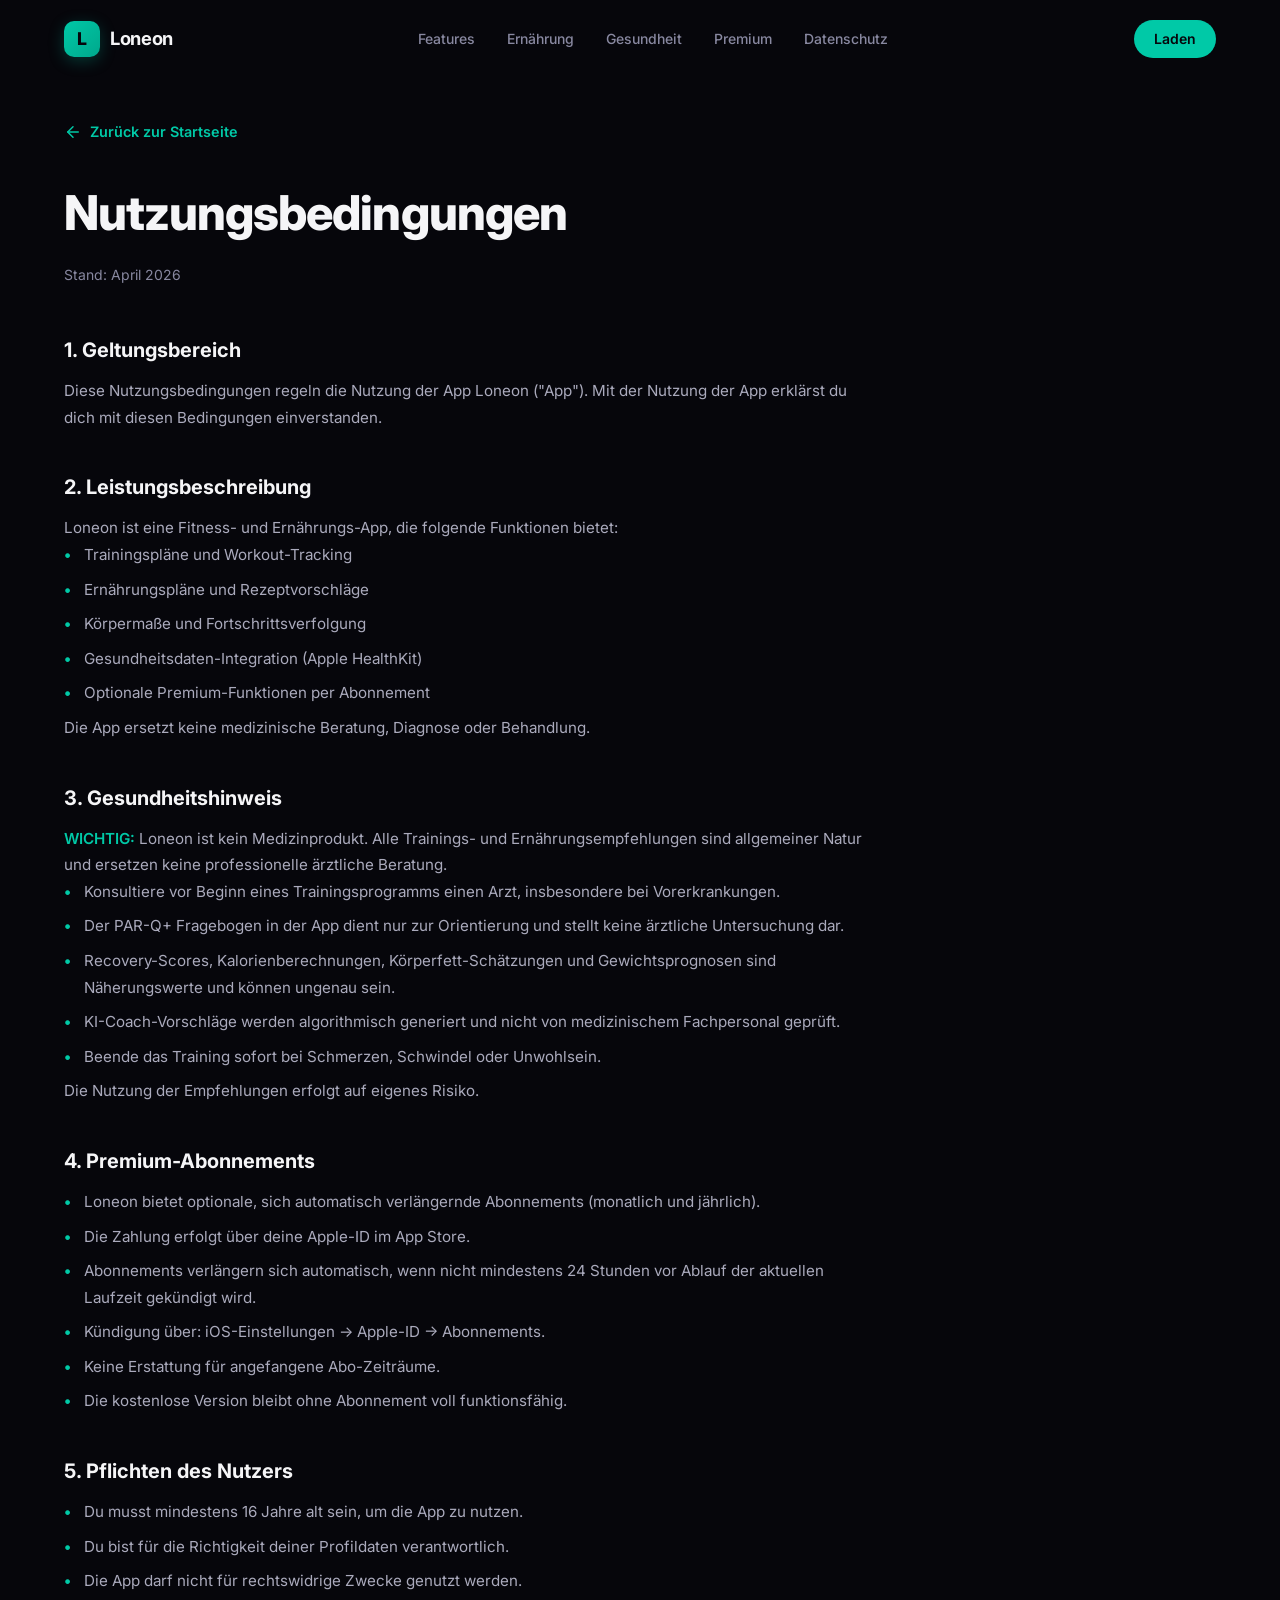
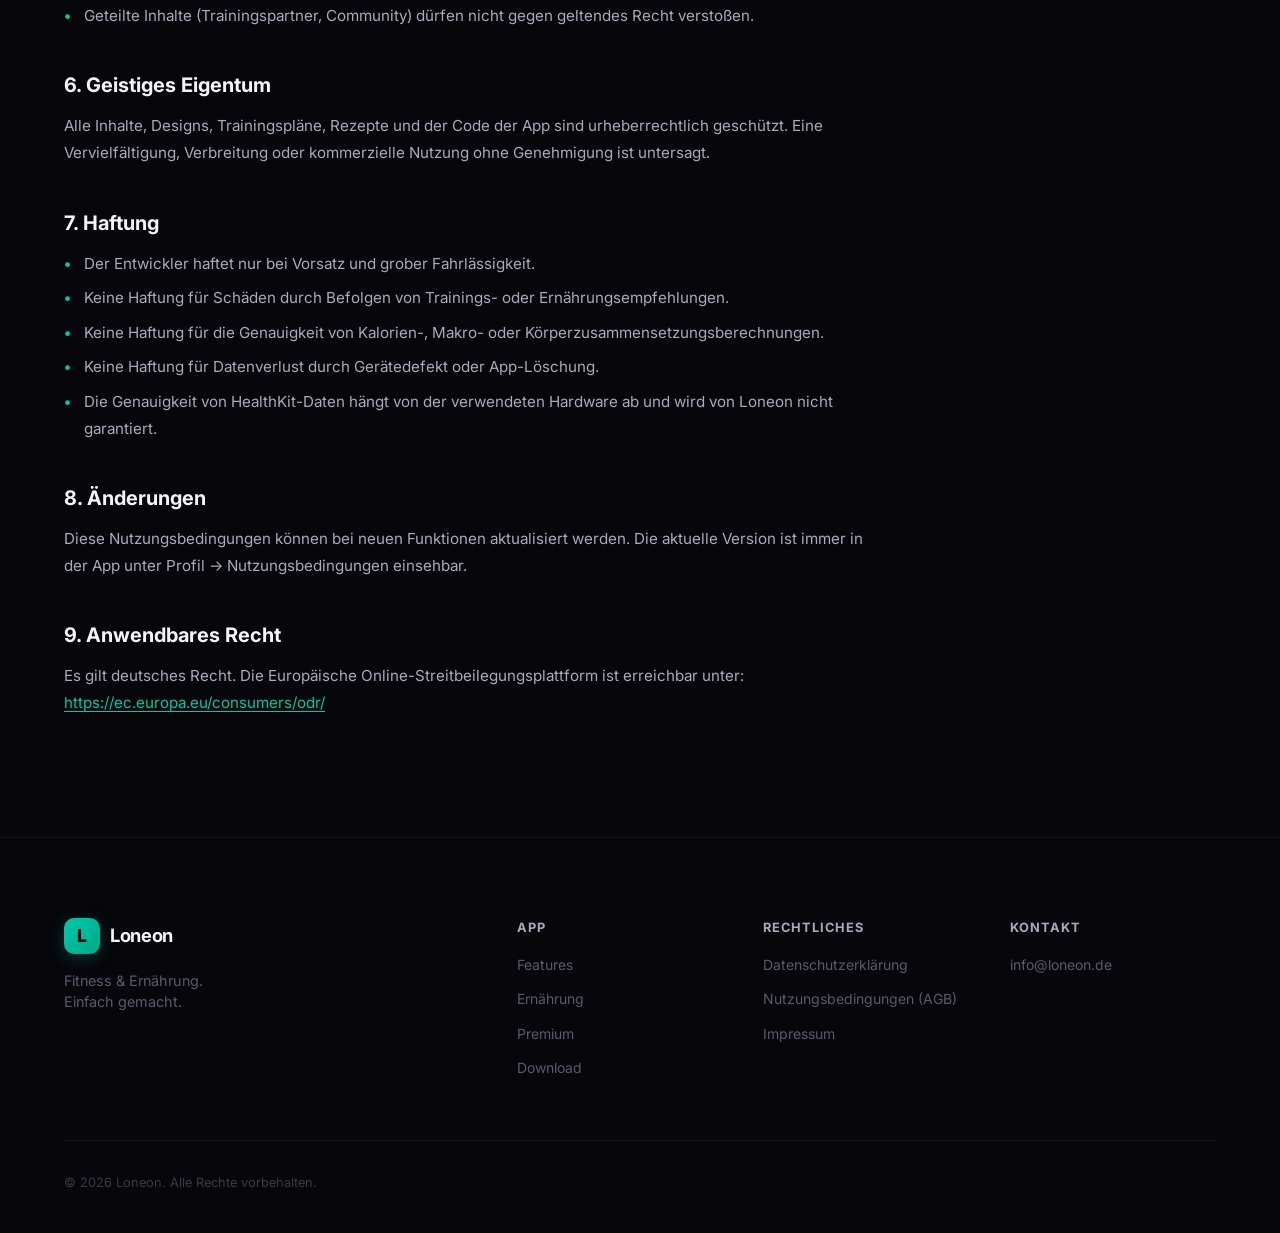
<file: agb.html>
<!DOCTYPE html>
<html lang="de">
<head>
    <meta charset="UTF-8">
    <meta name="viewport" content="width=device-width, initial-scale=1.0">
    <title>Nutzungsbedingungen (AGB) — Loneon</title>
    <meta name="description" content="Nutzungsbedingungen (AGB) der Loneon Fitness & Ernährung App.">
    <meta name="author" content="Loneon">
    <meta name="theme-color" content="#00C9A7">

    <!-- Fonts -->
    <link rel="preconnect" href="https://fonts.googleapis.com">
    <link rel="preconnect" href="https://fonts.gstatic.com" crossorigin>
    <link href="https://fonts.googleapis.com/css2?family=Inter:wght@400;500;600;700;800;900&display=swap" rel="stylesheet">

    <link rel="stylesheet" href="css/style.css">
    <link rel="icon" type="image/svg+xml" href="img/favicon.svg">

    <style>
        .legal-page {
            padding-top: 120px;
            padding-bottom: 80px;
            min-height: 100vh;
        }

        .legal-header {
            margin-bottom: 48px;
        }

        .legal-header h1 {
            font-size: clamp(2rem, 5vw, 3rem);
            font-weight: 800;
            letter-spacing: -0.02em;
            margin-bottom: 12px;
        }

        .legal-header .legal-date {
            color: var(--gray-400);
            font-size: 0.875rem;
        }

        .legal-content {
            max-width: 800px;
        }

        .legal-section {
            margin-bottom: 40px;
        }

        .legal-section h2 {
            font-size: 1.25rem;
            font-weight: 700;
            margin-bottom: 12px;
            color: var(--white);
        }

        .legal-section p,
        .legal-section ul {
            color: var(--gray-300);
            font-size: 0.95rem;
            line-height: 1.75;
        }

        .legal-section ul {
            list-style: none;
            padding: 0;
        }

        .legal-section ul li {
            padding-left: 20px;
            position: relative;
            margin-bottom: 8px;
        }

        .legal-section ul li::before {
            content: "\2022";
            color: var(--mint);
            font-weight: 700;
            position: absolute;
            left: 0;
        }

        .legal-section .important {
            color: var(--mint);
            font-weight: 600;
        }

        .legal-back {
            display: inline-flex;
            align-items: center;
            gap: 8px;
            color: var(--mint);
            font-weight: 600;
            font-size: 0.9rem;
            margin-bottom: 32px;
            transition: var(--transition);
        }

        .legal-back:hover {
            opacity: 0.8;
        }

        .legal-back svg {
            width: 18px;
            height: 18px;
        }

        .legal-link {
            color: var(--mint);
            text-decoration: underline;
            text-underline-offset: 3px;
        }

        .legal-link:hover {
            opacity: 0.8;
        }
    </style>
</head>
<body>

    <!-- Navigation -->
    <nav class="nav" id="nav">
        <div class="nav-container">
            <a href="index.html" class="nav-logo">
                <div class="nav-logo-icon">L</div>
                <span>Loneon</span>
            </a>
            <div class="nav-links" id="navLinks">
                <a href="index.html#features">Features</a>
                <a href="index.html#ernaehrung">Ernährung</a>
                <a href="index.html#gesundheit">Gesundheit</a>
                <a href="index.html#premium">Premium</a>
                <a href="index.html#datenschutz">Datenschutz</a>
            </div>
            <a href="index.html#download" class="nav-cta">Laden</a>
            <button class="nav-toggle" id="navToggle" aria-label="Menü">
                <span></span><span></span><span></span>
            </button>
        </div>
    </nav>

    <!-- Inhalt -->
    <main class="legal-page">
        <div class="container">
            <a href="index.html" class="legal-back">
                <svg viewBox="0 0 24 24" fill="none" stroke="currentColor" stroke-width="2" stroke-linecap="round" stroke-linejoin="round"><path d="M19 12H5"/><path d="M12 19l-7-7 7-7"/></svg>
                Zurück zur Startseite
            </a>

            <div class="legal-content">
                <div class="legal-header">
                    <h1>Nutzungsbedingungen</h1>
                    <p class="legal-date">Stand: April 2026</p>
                </div>

                <!-- 1. Geltungsbereich -->
                <div class="legal-section">
                    <h2>1. Geltungsbereich</h2>
                    <p>Diese Nutzungsbedingungen regeln die Nutzung der App Loneon ("App"). Mit der Nutzung der App erklärst du dich mit diesen Bedingungen einverstanden.</p>
                </div>

                <!-- 2. Leistungsbeschreibung -->
                <div class="legal-section">
                    <h2>2. Leistungsbeschreibung</h2>
                    <p>Loneon ist eine Fitness- und Ernährungs-App, die folgende Funktionen bietet:</p>
                    <ul>
                        <li>Trainingspläne und Workout-Tracking</li>
                        <li>Ernährungspläne und Rezeptvorschläge</li>
                        <li>Körpermaße und Fortschrittsverfolgung</li>
                        <li>Gesundheitsdaten-Integration (Apple HealthKit)</li>
                        <li>Optionale Premium-Funktionen per Abonnement</li>
                    </ul>
                    <p>Die App ersetzt keine medizinische Beratung, Diagnose oder Behandlung.</p>
                </div>

                <!-- 3. Gesundheitshinweis -->
                <div class="legal-section">
                    <h2>3. Gesundheitshinweis</h2>
                    <p><span class="important">WICHTIG:</span> Loneon ist kein Medizinprodukt. Alle Trainings- und Ernährungsempfehlungen sind allgemeiner Natur und ersetzen keine professionelle ärztliche Beratung.</p>
                    <ul>
                        <li>Konsultiere vor Beginn eines Trainingsprogramms einen Arzt, insbesondere bei Vorerkrankungen.</li>
                        <li>Der PAR-Q+ Fragebogen in der App dient nur zur Orientierung und stellt keine ärztliche Untersuchung dar.</li>
                        <li>Recovery-Scores, Kalorienberechnungen, Körperfett-Schätzungen und Gewichtsprognosen sind Näherungswerte und können ungenau sein.</li>
                        <li>KI-Coach-Vorschläge werden algorithmisch generiert und nicht von medizinischem Fachpersonal geprüft.</li>
                        <li>Beende das Training sofort bei Schmerzen, Schwindel oder Unwohlsein.</li>
                    </ul>
                    <p>Die Nutzung der Empfehlungen erfolgt auf eigenes Risiko.</p>
                </div>

                <!-- 4. Premium-Abonnements -->
                <div class="legal-section">
                    <h2>4. Premium-Abonnements</h2>
                    <ul>
                        <li>Loneon bietet optionale, sich automatisch verlängernde Abonnements (monatlich und jährlich).</li>
                        <li>Die Zahlung erfolgt über deine Apple-ID im App Store.</li>
                        <li>Abonnements verlängern sich automatisch, wenn nicht mindestens 24 Stunden vor Ablauf der aktuellen Laufzeit gekündigt wird.</li>
                        <li>Kündigung über: iOS-Einstellungen &rarr; Apple-ID &rarr; Abonnements.</li>
                        <li>Keine Erstattung für angefangene Abo-Zeiträume.</li>
                        <li>Die kostenlose Version bleibt ohne Abonnement voll funktionsfähig.</li>
                    </ul>
                </div>

                <!-- 5. Pflichten des Nutzers -->
                <div class="legal-section">
                    <h2>5. Pflichten des Nutzers</h2>
                    <ul>
                        <li>Du musst mindestens 16 Jahre alt sein, um die App zu nutzen.</li>
                        <li>Du bist für die Richtigkeit deiner Profildaten verantwortlich.</li>
                        <li>Die App darf nicht für rechtswidrige Zwecke genutzt werden.</li>
                        <li>Geteilte Inhalte (Trainingspartner, Community) dürfen nicht gegen geltendes Recht verstoßen.</li>
                    </ul>
                </div>

                <!-- 6. Geistiges Eigentum -->
                <div class="legal-section">
                    <h2>6. Geistiges Eigentum</h2>
                    <p>Alle Inhalte, Designs, Trainingspläne, Rezepte und der Code der App sind urheberrechtlich geschützt. Eine Vervielfältigung, Verbreitung oder kommerzielle Nutzung ohne Genehmigung ist untersagt.</p>
                </div>

                <!-- 7. Haftung -->
                <div class="legal-section">
                    <h2>7. Haftung</h2>
                    <ul>
                        <li>Der Entwickler haftet nur bei Vorsatz und grober Fahrlässigkeit.</li>
                        <li>Keine Haftung für Schäden durch Befolgen von Trainings- oder Ernährungsempfehlungen.</li>
                        <li>Keine Haftung für die Genauigkeit von Kalorien-, Makro- oder Körperzusammensetzungsberechnungen.</li>
                        <li>Keine Haftung für Datenverlust durch Gerätedefekt oder App-Löschung.</li>
                        <li>Die Genauigkeit von HealthKit-Daten hängt von der verwendeten Hardware ab und wird von Loneon nicht garantiert.</li>
                    </ul>
                </div>

                <!-- 8. Änderungen -->
                <div class="legal-section">
                    <h2>8. Änderungen</h2>
                    <p>Diese Nutzungsbedingungen können bei neuen Funktionen aktualisiert werden. Die aktuelle Version ist immer in der App unter Profil &rarr; Nutzungsbedingungen einsehbar.</p>
                </div>

                <!-- 9. Anwendbares Recht -->
                <div class="legal-section">
                    <h2>9. Anwendbares Recht</h2>
                    <p>Es gilt deutsches Recht. Die Europäische Online-Streitbeilegungsplattform ist erreichbar unter: <a href="https://ec.europa.eu/consumers/odr/" class="legal-link" target="_blank" rel="noopener">https://ec.europa.eu/consumers/odr/</a></p>
                </div>
            </div>
        </div>
    </main>

    <!-- Footer -->
    <footer class="footer">
        <div class="container">
            <div class="footer-grid">
                <div class="footer-brand">
                    <div class="nav-logo">
                        <div class="nav-logo-icon">L</div>
                        <span>Loneon</span>
                    </div>
                    <p>Fitness & Ernährung.<br>Einfach gemacht.</p>
                </div>
                <div class="footer-links">
                    <h4>App</h4>
                    <a href="index.html#features">Features</a>
                    <a href="index.html#ernaehrung">Ernährung</a>
                    <a href="index.html#premium">Premium</a>
                    <a href="index.html#download">Download</a>
                </div>
                <div class="footer-links">
                    <h4>Rechtliches</h4>
                    <a href="datenschutz.html">Datenschutzerklärung</a>
                    <a href="agb.html">Nutzungsbedingungen (AGB)</a>
                    <a href="impressum.html">Impressum</a>
                </div>
                <div class="footer-links">
                    <h4>Kontakt</h4>
                    <a href="mailto:info@loneon.de">info@loneon.de</a>
                </div>
            </div>
            <div class="footer-bottom">
                <p>&copy; 2026 Loneon. Alle Rechte vorbehalten.</p>
            </div>
        </div>
    </footer>

    <script src="js/main.js"></script>
</body>
</html>
</file>
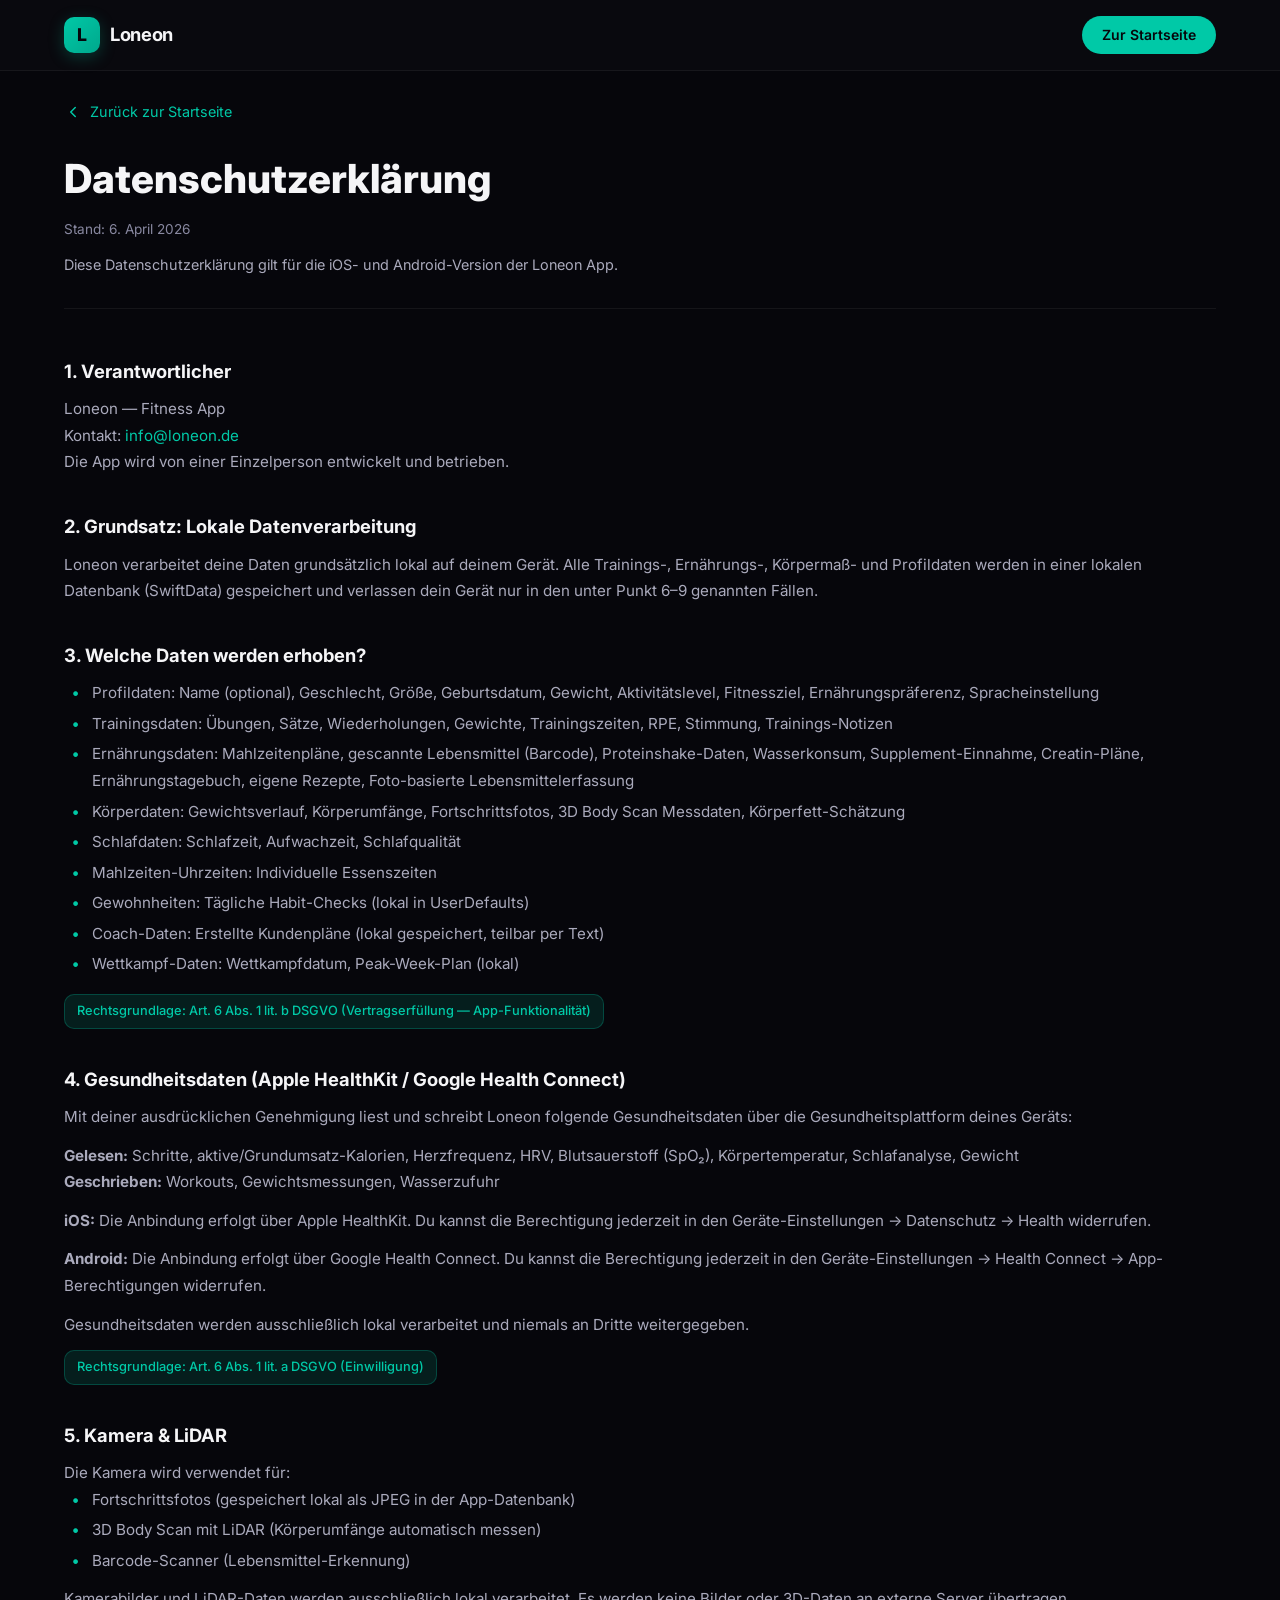
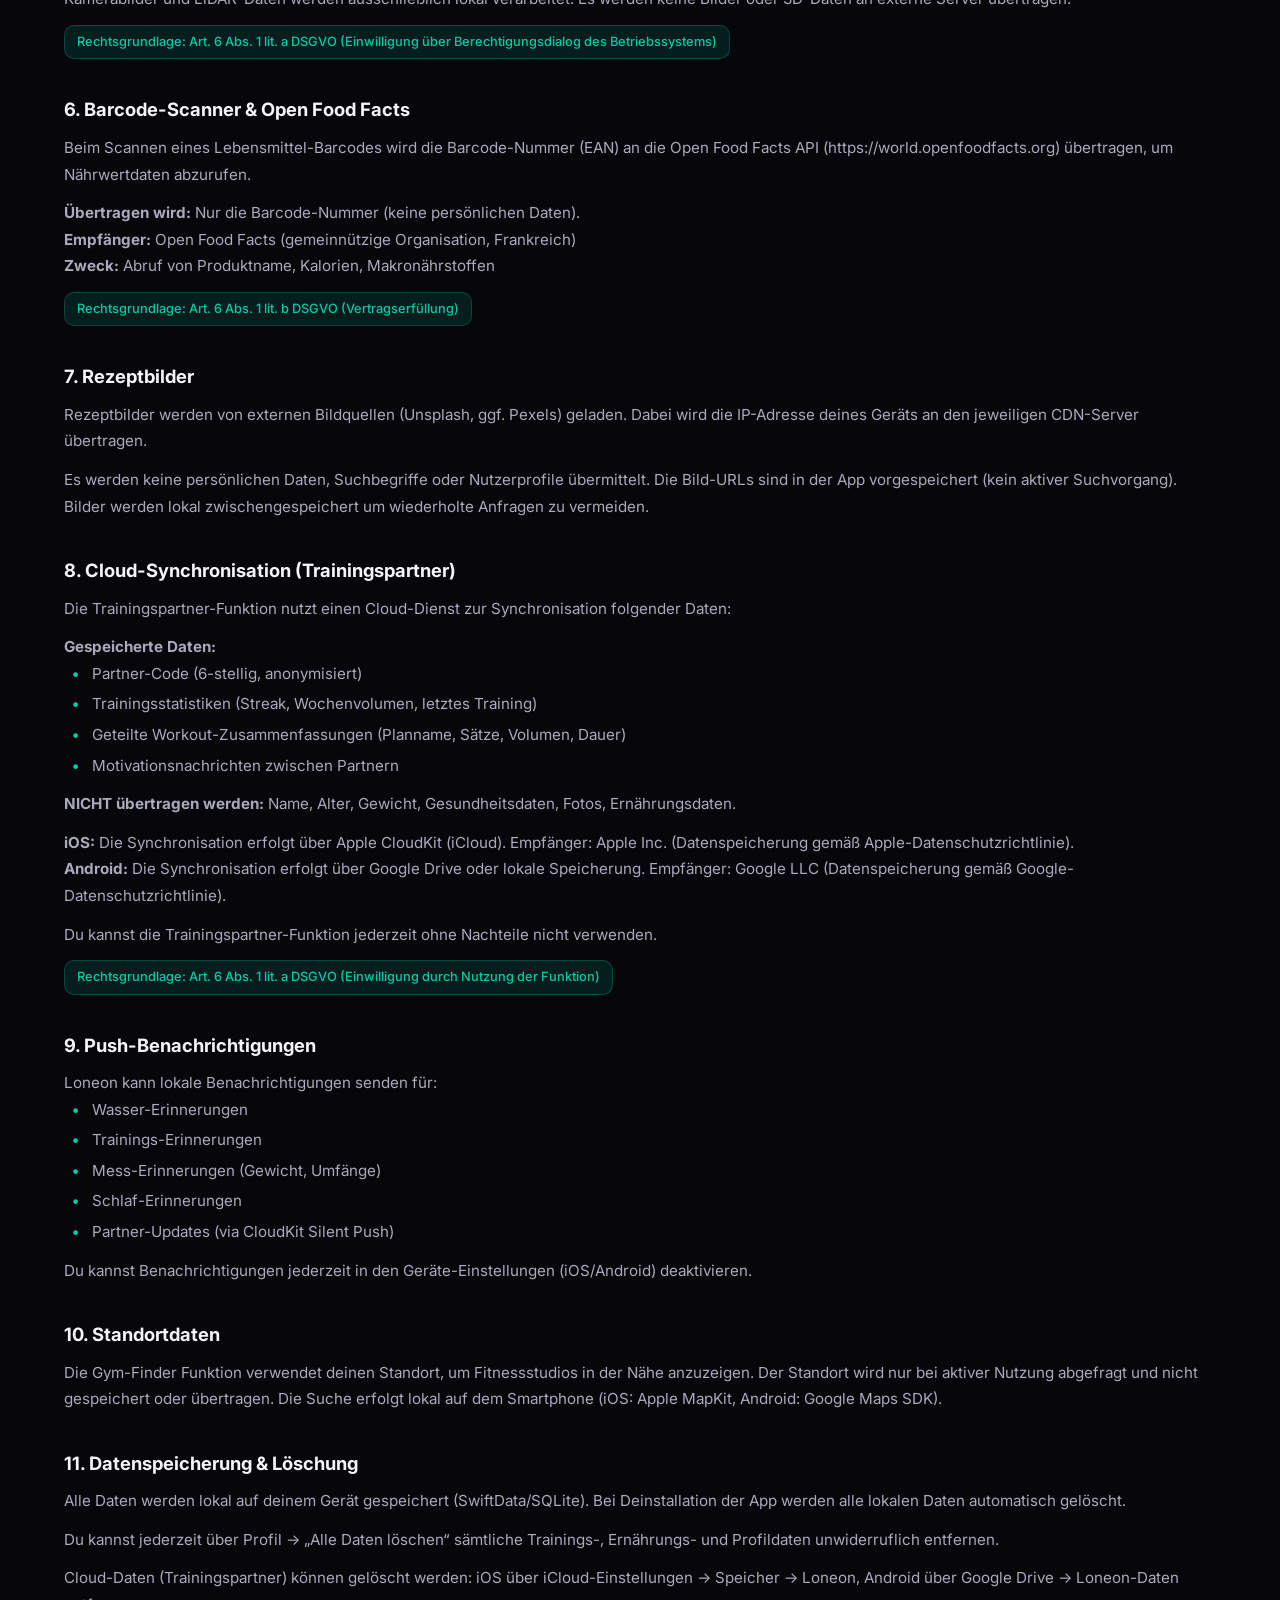
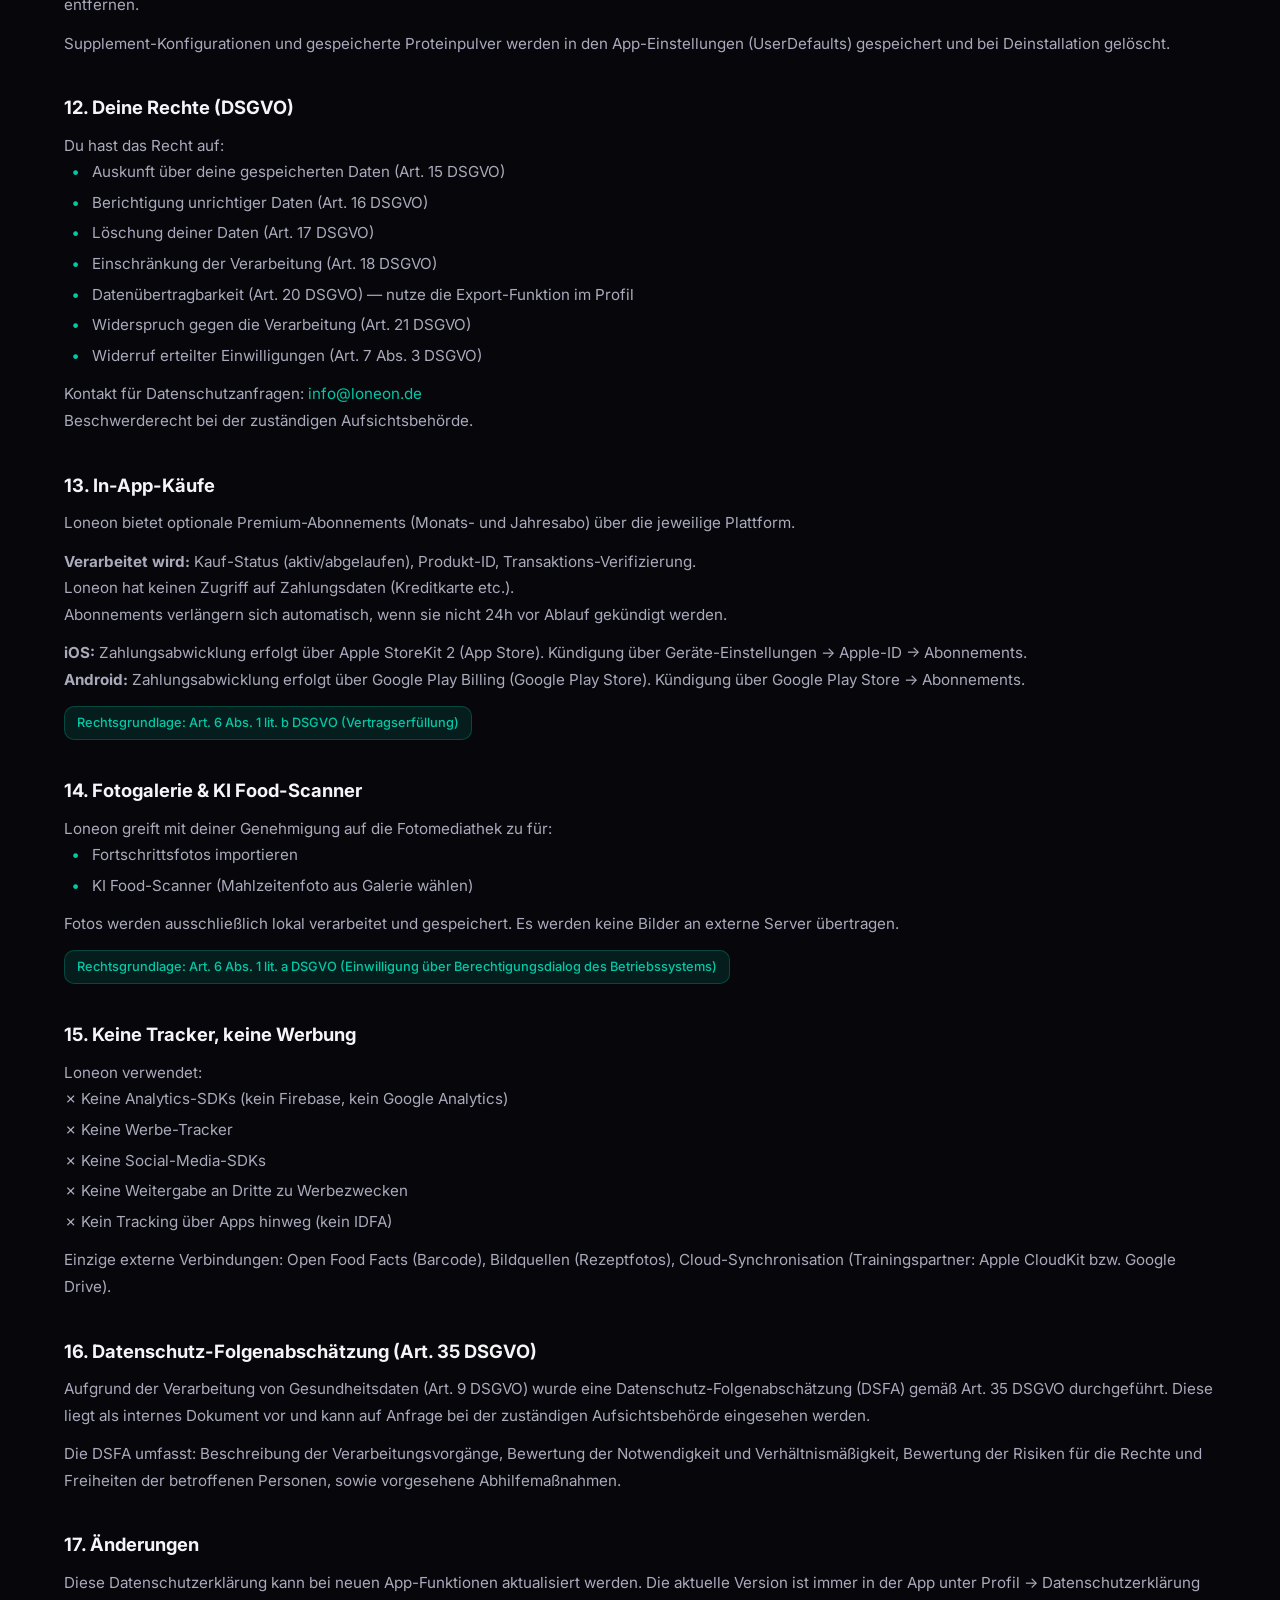
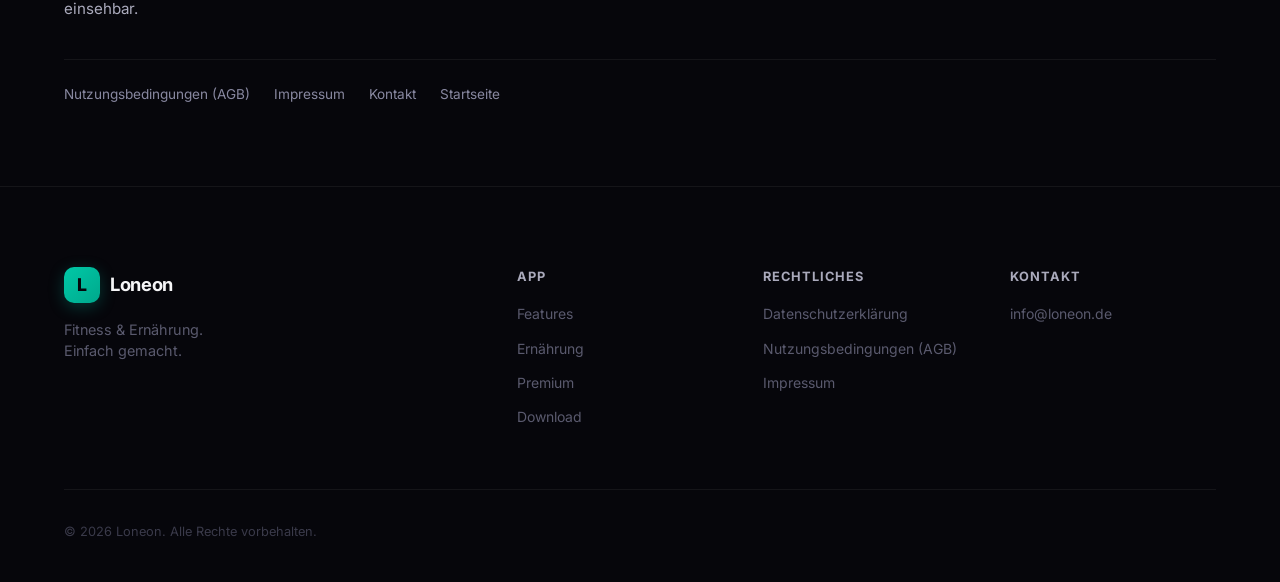
<file: datenschutz.html>
<!DOCTYPE html>
<html lang="de">
<head>
    <meta charset="UTF-8">
    <meta name="viewport" content="width=device-width, initial-scale=1.0">
    <title>Datenschutzerkl&auml;rung &mdash; Loneon Fitness App</title>
    <meta name="description" content="Datenschutzerkl&auml;rung der Loneon Fitness App. Alle Daten bleiben lokal auf deinem Ger&auml;t. DSGVO-konform.">
    <meta name="author" content="Loneon">
    <meta name="theme-color" content="#00C9A7">

    <!-- Fonts -->
    <link rel="preconnect" href="https://fonts.googleapis.com">
    <link rel="preconnect" href="https://fonts.gstatic.com" crossorigin>
    <link href="https://fonts.googleapis.com/css2?family=Inter:wght@400;500;600;700;800&display=swap" rel="stylesheet">

    <link rel="stylesheet" href="css/style.css">
    <link rel="icon" type="image/svg+xml" href="img/favicon.svg">

    <style>
        /* Legal Page Styles */
        .legal-page {
            min-height: 100vh;
            padding-top: 100px;
            padding-bottom: 80px;
        }

        .legal-header {
            margin-bottom: 48px;
            padding-bottom: 32px;
            border-bottom: 1px solid var(--dark-border);
        }

        .legal-header h1 {
            font-size: clamp(1.8rem, 4vw, 2.5rem);
            font-weight: 800;
            margin-bottom: 8px;
        }

        .legal-header .legal-date {
            font-size: 0.85rem;
            color: var(--gray-400);
        }

        .legal-back {
            display: inline-flex;
            align-items: center;
            gap: 8px;
            font-size: 0.9rem;
            color: var(--mint);
            margin-bottom: 24px;
            transition: var(--transition);
        }

        .legal-back:hover {
            opacity: 0.8;
        }

        .legal-back svg {
            width: 18px;
            height: 18px;
        }

        .legal-section {
            margin-bottom: 36px;
        }

        .legal-section h2 {
            font-size: 1.15rem;
            font-weight: 700;
            color: var(--white);
            margin-bottom: 10px;
        }

        .legal-section p,
        .legal-section ul {
            font-size: 0.95rem;
            line-height: 1.75;
            color: var(--gray-300);
        }

        .legal-section ul {
            padding-left: 20px;
            list-style: none;
        }

        .legal-section ul li {
            position: relative;
            padding-left: 8px;
            margin-bottom: 4px;
        }

        .legal-section ul li::before {
            content: "\2022";
            color: var(--mint);
            font-weight: bold;
            position: absolute;
            left: -12px;
        }

        .legal-section .legal-basis {
            display: inline-block;
            margin-top: 12px;
            padding: 6px 12px;
            background: var(--mint-light);
            border: 1px solid var(--mint-glow);
            border-radius: var(--radius-sm);
            font-size: 0.8rem;
            color: var(--mint);
            font-weight: 500;
        }

        .legal-section .no-list li::before {
            content: none;
        }

        .legal-section .check-list {
            list-style: none;
            padding-left: 0;
        }

        .legal-section .check-list li {
            padding-left: 0;
        }

        .legal-section .check-list li::before {
            content: none;
        }

        .legal-nav {
            position: fixed;
            top: 0;
            left: 0;
            right: 0;
            z-index: 1000;
            padding: 16px 0;
            background: rgba(10, 10, 15, 0.9);
            backdrop-filter: blur(20px);
            -webkit-backdrop-filter: blur(20px);
            border-bottom: 1px solid var(--dark-border);
        }

        .legal-nav .nav-container {
            display: flex;
            align-items: center;
            justify-content: space-between;
            max-width: var(--max-width);
            margin: 0 auto;
            padding: 0 24px;
        }

        .legal-footer-links {
            display: flex;
            gap: 24px;
            flex-wrap: wrap;
            margin-top: 32px;
            padding-top: 24px;
            border-top: 1px solid var(--dark-border);
        }

        .legal-footer-links a {
            color: var(--gray-400);
            font-size: 0.85rem;
            transition: var(--transition);
        }

        .legal-footer-links a:hover {
            color: var(--mint);
        }

        @media (max-width: 640px) {
            .legal-page {
                padding-top: 80px;
            }
            .legal-section {
                margin-bottom: 28px;
            }
        }
    </style>
</head>
<body>

    <!-- Navigation -->
    <nav class="legal-nav">
        <div class="nav-container">
            <a href="/" class="nav-logo">
                <div class="nav-logo-icon">L</div>
                <span>Loneon</span>
            </a>
            <a href="/" class="nav-cta">Zur Startseite</a>
        </div>
    </nav>

    <!-- Content -->
    <main class="legal-page">
        <div class="container">
            <a href="/" class="legal-back">
                <svg viewBox="0 0 24 24" fill="none" stroke="currentColor" stroke-width="2" stroke-linecap="round" stroke-linejoin="round"><polyline points="15 18 9 12 15 6"/></svg>
                Zur&uuml;ck zur Startseite
            </a>

            <div class="legal-header">
                <h1>Datenschutzerkl&auml;rung</h1>
                <p class="legal-date">Stand: 6. April 2026</p>
                <p style="margin-top: 12px; font-size: 0.9rem; color: var(--gray-300);">
                    Diese Datenschutzerkl&auml;rung gilt f&uuml;r die iOS- und Android-Version der Loneon App.
                </p>
            </div>

            <!-- 1. Verantwortlicher -->
            <div class="legal-section">
                <h2>1. Verantwortlicher</h2>
                <p>
                    Loneon &mdash; Fitness App<br>
                    Kontakt: <a href="mailto:info@loneon.de" style="color: var(--mint);">info@loneon.de</a><br>
                    Die App wird von einer Einzelperson entwickelt und betrieben.
                </p>
            </div>

            <!-- 2. Grundsatz: Lokale Datenverarbeitung -->
            <div class="legal-section">
                <h2>2. Grundsatz: Lokale Datenverarbeitung</h2>
                <p>
                    Loneon verarbeitet deine Daten grunds&auml;tzlich lokal auf deinem Ger&auml;t. Alle Trainings-, Ern&auml;hrungs-, K&ouml;rperma&szlig;- und Profildaten werden in einer lokalen Datenbank (SwiftData) gespeichert und verlassen dein Ger&auml;t nur in den unter Punkt 6&ndash;9 genannten F&auml;llen.
                </p>
            </div>

            <!-- 3. Welche Daten werden erhoben? -->
            <div class="legal-section">
                <h2>3. Welche Daten werden erhoben?</h2>
                <ul>
                    <li>Profildaten: Name (optional), Geschlecht, Gr&ouml;&szlig;e, Geburtsdatum, Gewicht, Aktivit&auml;tslevel, Fitnessziel, Ern&auml;hrungspr&auml;ferenz, Spracheinstellung</li>
                    <li>Trainingsdaten: &Uuml;bungen, S&auml;tze, Wiederholungen, Gewichte, Trainingszeiten, RPE, Stimmung, Trainings-Notizen</li>
                    <li>Ern&auml;hrungsdaten: Mahlzeitenpl&auml;ne, gescannte Lebensmittel (Barcode), Proteinshake-Daten, Wasserkonsum, Supplement-Einnahme, Creatin-Pl&auml;ne, Ern&auml;hrungstagebuch, eigene Rezepte, Foto-basierte Lebensmittelerfassung</li>
                    <li>K&ouml;rperdaten: Gewichtsverlauf, K&ouml;rperumf&auml;nge, Fortschrittsfotos, 3D Body Scan Messdaten, K&ouml;rperfett-Sch&auml;tzung</li>
                    <li>Schlafdaten: Schlafzeit, Aufwachzeit, Schlafqualit&auml;t</li>
                    <li>Mahlzeiten-Uhrzeiten: Individuelle Essenszeiten</li>
                    <li>Gewohnheiten: T&auml;gliche Habit-Checks (lokal in UserDefaults)</li>
                    <li>Coach-Daten: Erstellte Kundenpl&auml;ne (lokal gespeichert, teilbar per Text)</li>
                    <li>Wettkampf-Daten: Wettkampfdatum, Peak-Week-Plan (lokal)</li>
                </ul>
                <span class="legal-basis">Rechtsgrundlage: Art. 6 Abs. 1 lit. b DSGVO (Vertragserf&uuml;llung &mdash; App-Funktionalit&auml;t)</span>
            </div>

            <!-- 4. Gesundheitsdaten (Apple HealthKit / Google Health Connect) -->
            <div class="legal-section">
                <h2>4. Gesundheitsdaten (Apple HealthKit / Google Health Connect)</h2>
                <p>
                    Mit deiner ausdr&uuml;cklichen Genehmigung liest und schreibt Loneon folgende Gesundheitsdaten &uuml;ber die Gesundheitsplattform deines Ger&auml;ts:
                </p>
                <p style="margin-top: 12px;">
                    <strong>Gelesen:</strong> Schritte, aktive/Grundumsatz-Kalorien, Herzfrequenz, HRV, Blutsauerstoff (SpO&#8322;), K&ouml;rpertemperatur, Schlafanalyse, Gewicht<br>
                    <strong>Geschrieben:</strong> Workouts, Gewichtsmessungen, Wasserzufuhr
                </p>
                <p style="margin-top: 12px;">
                    <strong>iOS:</strong> Die Anbindung erfolgt &uuml;ber Apple HealthKit. Du kannst die Berechtigung jederzeit in den Ger&auml;te-Einstellungen &rarr; Datenschutz &rarr; Health widerrufen.
                </p>
                <p style="margin-top: 12px;">
                    <strong>Android:</strong> Die Anbindung erfolgt &uuml;ber Google Health Connect. Du kannst die Berechtigung jederzeit in den Ger&auml;te-Einstellungen &rarr; Health Connect &rarr; App-Berechtigungen widerrufen.
                </p>
                <p style="margin-top: 12px;">
                    Gesundheitsdaten werden ausschlie&szlig;lich lokal verarbeitet und niemals an Dritte weitergegeben.
                </p>
                <span class="legal-basis">Rechtsgrundlage: Art. 6 Abs. 1 lit. a DSGVO (Einwilligung)</span>
            </div>

            <!-- 5. Kamera & LiDAR -->
            <div class="legal-section">
                <h2>5. Kamera &amp; LiDAR</h2>
                <p>Die Kamera wird verwendet f&uuml;r:</p>
                <ul>
                    <li>Fortschrittsfotos (gespeichert lokal als JPEG in der App-Datenbank)</li>
                    <li>3D Body Scan mit LiDAR (K&ouml;rperumf&auml;nge automatisch messen)</li>
                    <li>Barcode-Scanner (Lebensmittel-Erkennung)</li>
                </ul>
                <p style="margin-top: 12px;">
                    Kamerabilder und LiDAR-Daten werden ausschlie&szlig;lich lokal verarbeitet. Es werden keine Bilder oder 3D-Daten an externe Server &uuml;bertragen.
                </p>
                <span class="legal-basis">Rechtsgrundlage: Art. 6 Abs. 1 lit. a DSGVO (Einwilligung &uuml;ber Berechtigungsdialog des Betriebssystems)</span>
            </div>

            <!-- 6. Barcode-Scanner & Open Food Facts -->
            <div class="legal-section">
                <h2>6. Barcode-Scanner &amp; Open Food Facts</h2>
                <p>
                    Beim Scannen eines Lebensmittel-Barcodes wird die Barcode-Nummer (EAN) an die Open Food Facts API (https://world.openfoodfacts.org) &uuml;bertragen, um N&auml;hrwertdaten abzurufen.
                </p>
                <p style="margin-top: 12px;">
                    <strong>&Uuml;bertragen wird:</strong> Nur die Barcode-Nummer (keine pers&ouml;nlichen Daten).<br>
                    <strong>Empf&auml;nger:</strong> Open Food Facts (gemeinn&uuml;tzige Organisation, Frankreich)<br>
                    <strong>Zweck:</strong> Abruf von Produktname, Kalorien, Makron&auml;hrstoffen
                </p>
                <span class="legal-basis">Rechtsgrundlage: Art. 6 Abs. 1 lit. b DSGVO (Vertragserf&uuml;llung)</span>
            </div>

            <!-- 7. Rezeptbilder -->
            <div class="legal-section">
                <h2>7. Rezeptbilder</h2>
                <p>
                    Rezeptbilder werden von externen Bildquellen (Unsplash, ggf. Pexels) geladen. Dabei wird die IP-Adresse deines Ger&auml;ts an den jeweiligen CDN-Server &uuml;bertragen.
                </p>
                <p style="margin-top: 12px;">
                    Es werden keine pers&ouml;nlichen Daten, Suchbegriffe oder Nutzerprofile &uuml;bermittelt. Die Bild-URLs sind in der App vorgespeichert (kein aktiver Suchvorgang). Bilder werden lokal zwischengespeichert um wiederholte Anfragen zu vermeiden.
                </p>
            </div>

            <!-- 8. Cloud-Synchronisation (Trainingspartner) -->
            <div class="legal-section">
                <h2>8. Cloud-Synchronisation (Trainingspartner)</h2>
                <p>
                    Die Trainingspartner-Funktion nutzt einen Cloud-Dienst zur Synchronisation folgender Daten:
                </p>
                <p style="margin-top: 12px;"><strong>Gespeicherte Daten:</strong></p>
                <ul>
                    <li>Partner-Code (6-stellig, anonymisiert)</li>
                    <li>Trainingsstatistiken (Streak, Wochenvolumen, letztes Training)</li>
                    <li>Geteilte Workout-Zusammenfassungen (Planname, S&auml;tze, Volumen, Dauer)</li>
                    <li>Motivationsnachrichten zwischen Partnern</li>
                </ul>
                <p style="margin-top: 12px;">
                    <strong>NICHT &uuml;bertragen werden:</strong> Name, Alter, Gewicht, Gesundheitsdaten, Fotos, Ern&auml;hrungsdaten.
                </p>
                <p style="margin-top: 12px;">
                    <strong>iOS:</strong> Die Synchronisation erfolgt &uuml;ber Apple CloudKit (iCloud). Empf&auml;nger: Apple Inc. (Datenspeicherung gem&auml;&szlig; Apple-Datenschutzrichtlinie).<br>
                    <strong>Android:</strong> Die Synchronisation erfolgt &uuml;ber Google Drive oder lokale Speicherung. Empf&auml;nger: Google LLC (Datenspeicherung gem&auml;&szlig; Google-Datenschutzrichtlinie).<br>
                </p>
                <p style="margin-top: 12px;">
                    Du kannst die Trainingspartner-Funktion jederzeit ohne Nachteile nicht verwenden.
                </p>
                <span class="legal-basis">Rechtsgrundlage: Art. 6 Abs. 1 lit. a DSGVO (Einwilligung durch Nutzung der Funktion)</span>
            </div>

            <!-- 9. Push-Benachrichtigungen -->
            <div class="legal-section">
                <h2>9. Push-Benachrichtigungen</h2>
                <p>Loneon kann lokale Benachrichtigungen senden f&uuml;r:</p>
                <ul>
                    <li>Wasser-Erinnerungen</li>
                    <li>Trainings-Erinnerungen</li>
                    <li>Mess-Erinnerungen (Gewicht, Umf&auml;nge)</li>
                    <li>Schlaf-Erinnerungen</li>
                    <li>Partner-Updates (via CloudKit Silent Push)</li>
                </ul>
                <p style="margin-top: 12px;">
                    Du kannst Benachrichtigungen jederzeit in den Ger&auml;te-Einstellungen (iOS/Android) deaktivieren.
                </p>
            </div>

            <!-- 10. Standortdaten -->
            <div class="legal-section">
                <h2>10. Standortdaten</h2>
                <p>
                    Die Gym-Finder Funktion verwendet deinen Standort, um Fitnessstudios in der N&auml;he anzuzeigen. Der Standort wird nur bei aktiver Nutzung abgefragt und nicht gespeichert oder &uuml;bertragen. Die Suche erfolgt lokal auf dem Smartphone (iOS: Apple MapKit, Android: Google Maps SDK).
                </p>
            </div>

            <!-- 11. Datenspeicherung & Löschung -->
            <div class="legal-section">
                <h2>11. Datenspeicherung &amp; L&ouml;schung</h2>
                <p>
                    Alle Daten werden lokal auf deinem Ger&auml;t gespeichert (SwiftData/SQLite). Bei Deinstallation der App werden alle lokalen Daten automatisch gel&ouml;scht.
                </p>
                <p style="margin-top: 12px;">
                    Du kannst jederzeit &uuml;ber Profil &rarr; &bdquo;Alle Daten l&ouml;schen&ldquo; s&auml;mtliche Trainings-, Ern&auml;hrungs- und Profildaten unwiderruflich entfernen.
                </p>
                <p style="margin-top: 12px;">
                    Cloud-Daten (Trainingspartner) k&ouml;nnen gel&ouml;scht werden: iOS &uuml;ber iCloud-Einstellungen &rarr; Speicher &rarr; Loneon, Android &uuml;ber Google Drive &rarr; Loneon-Daten entfernen.
                </p>
                <p style="margin-top: 12px;">
                    Supplement-Konfigurationen und gespeicherte Proteinpulver werden in den App-Einstellungen (UserDefaults) gespeichert und bei Deinstallation gel&ouml;scht.
                </p>
            </div>

            <!-- 12. Deine Rechte (DSGVO) -->
            <div class="legal-section">
                <h2>12. Deine Rechte (DSGVO)</h2>
                <p>Du hast das Recht auf:</p>
                <ul>
                    <li>Auskunft &uuml;ber deine gespeicherten Daten (Art. 15 DSGVO)</li>
                    <li>Berichtigung unrichtiger Daten (Art. 16 DSGVO)</li>
                    <li>L&ouml;schung deiner Daten (Art. 17 DSGVO)</li>
                    <li>Einschr&auml;nkung der Verarbeitung (Art. 18 DSGVO)</li>
                    <li>Daten&uuml;bertragbarkeit (Art. 20 DSGVO) &mdash; nutze die Export-Funktion im Profil</li>
                    <li>Widerspruch gegen die Verarbeitung (Art. 21 DSGVO)</li>
                    <li>Widerruf erteilter Einwilligungen (Art. 7 Abs. 3 DSGVO)</li>
                </ul>
                <p style="margin-top: 12px;">
                    Kontakt f&uuml;r Datenschutzanfragen: <a href="mailto:info@loneon.de" style="color: var(--mint);">info@loneon.de</a><br>
                    Beschwerderecht bei der zust&auml;ndigen Aufsichtsbeh&ouml;rde.
                </p>
            </div>

            <!-- 13. In-App-Käufe -->
            <div class="legal-section">
                <h2>13. In-App-K&auml;ufe</h2>
                <p>
                    Loneon bietet optionale Premium-Abonnements (Monats- und Jahresabo) &uuml;ber die jeweilige Plattform.
                </p>
                <p style="margin-top: 12px;">
                    <strong>Verarbeitet wird:</strong> Kauf-Status (aktiv/abgelaufen), Produkt-ID, Transaktions-Verifizierung.<br>
                    Loneon hat keinen Zugriff auf Zahlungsdaten (Kreditkarte etc.).<br>
                    Abonnements verl&auml;ngern sich automatisch, wenn sie nicht 24h vor Ablauf gek&uuml;ndigt werden.
                </p>
                <p style="margin-top: 12px;">
                    <strong>iOS:</strong> Zahlungsabwicklung erfolgt &uuml;ber Apple StoreKit 2 (App Store). K&uuml;ndigung &uuml;ber Ger&auml;te-Einstellungen &rarr; Apple-ID &rarr; Abonnements.<br>
                    <strong>Android:</strong> Zahlungsabwicklung erfolgt &uuml;ber Google Play Billing (Google Play Store). K&uuml;ndigung &uuml;ber Google Play Store &rarr; Abonnements.
                </p>
                <span class="legal-basis">Rechtsgrundlage: Art. 6 Abs. 1 lit. b DSGVO (Vertragserf&uuml;llung)</span>
            </div>

            <!-- 14. Fotogalerie & KI Food-Scanner -->
            <div class="legal-section">
                <h2>14. Fotogalerie &amp; KI Food-Scanner</h2>
                <p>Loneon greift mit deiner Genehmigung auf die Fotomediathek zu f&uuml;r:</p>
                <ul>
                    <li>Fortschrittsfotos importieren</li>
                    <li>KI Food-Scanner (Mahlzeitenfoto aus Galerie w&auml;hlen)</li>
                </ul>
                <p style="margin-top: 12px;">
                    Fotos werden ausschlie&szlig;lich lokal verarbeitet und gespeichert. Es werden keine Bilder an externe Server &uuml;bertragen.
                </p>
                <span class="legal-basis">Rechtsgrundlage: Art. 6 Abs. 1 lit. a DSGVO (Einwilligung &uuml;ber Berechtigungsdialog des Betriebssystems)</span>
            </div>

            <!-- 15. Keine Tracker, keine Werbung -->
            <div class="legal-section">
                <h2>15. Keine Tracker, keine Werbung</h2>
                <p>Loneon verwendet:</p>
                <ul class="check-list">
                    <li>&#x2717; Keine Analytics-SDKs (kein Firebase, kein Google Analytics)</li>
                    <li>&#x2717; Keine Werbe-Tracker</li>
                    <li>&#x2717; Keine Social-Media-SDKs</li>
                    <li>&#x2717; Keine Weitergabe an Dritte zu Werbezwecken</li>
                    <li>&#x2717; Kein Tracking &uuml;ber Apps hinweg (kein IDFA)</li>
                </ul>
                <p style="margin-top: 12px;">
                    Einzige externe Verbindungen: Open Food Facts (Barcode), Bildquellen (Rezeptfotos), Cloud-Synchronisation (Trainingspartner: Apple CloudKit bzw. Google Drive).
                </p>
            </div>

            <!-- 16. Datenschutz-Folgenabschätzung -->
            <div class="legal-section">
                <h2>16. Datenschutz-Folgenabsch&auml;tzung (Art. 35 DSGVO)</h2>
                <p>
                    Aufgrund der Verarbeitung von Gesundheitsdaten (Art. 9 DSGVO) wurde eine Datenschutz-Folgenabsch&auml;tzung (DSFA) gem&auml;&szlig; Art. 35 DSGVO durchgef&uuml;hrt. Diese liegt als internes Dokument vor und kann auf Anfrage bei der zust&auml;ndigen Aufsichtsbeh&ouml;rde eingesehen werden.
                </p>
                <p style="margin-top: 12px;">
                    Die DSFA umfasst: Beschreibung der Verarbeitungsvorg&auml;nge, Bewertung der Notwendigkeit und Verh&auml;ltnism&auml;&szlig;igkeit, Bewertung der Risiken f&uuml;r die Rechte und Freiheiten der betroffenen Personen, sowie vorgesehene Abhilfema&szlig;nahmen.
                </p>
            </div>

            <!-- 17. Änderungen -->
            <div class="legal-section">
                <h2>17. &Auml;nderungen</h2>
                <p>
                    Diese Datenschutzerkl&auml;rung kann bei neuen App-Funktionen aktualisiert werden. Die aktuelle Version ist immer in der App unter Profil &rarr; Datenschutzerkl&auml;rung einsehbar.
                </p>
            </div>

            <!-- Footer Links -->
            <div class="legal-footer-links">
                <a href="agb.html">Nutzungsbedingungen (AGB)</a>
                <a href="impressum.html">Impressum</a>
                <a href="mailto:info@loneon.de">Kontakt</a>
                <a href="/">Startseite</a>
            </div>
        </div>
    </main>

    <!-- Footer -->
    <footer class="footer">
        <div class="container">
            <div class="footer-grid">
                <div class="footer-brand">
                    <div class="nav-logo">
                        <div class="nav-logo-icon">L</div>
                        <span>Loneon</span>
                    </div>
                    <p>Fitness &amp; Ern&auml;hrung.<br>Einfach gemacht.</p>
                </div>
                <div class="footer-links">
                    <h4>App</h4>
                    <a href="/#features">Features</a>
                    <a href="/#ernaehrung">Ern&auml;hrung</a>
                    <a href="/#premium">Premium</a>
                    <a href="/#download">Download</a>
                </div>
                <div class="footer-links">
                    <h4>Rechtliches</h4>
                    <a href="datenschutz.html">Datenschutzerkl&auml;rung</a>
                    <a href="agb.html">Nutzungsbedingungen (AGB)</a>
                    <a href="impressum.html">Impressum</a>
                </div>
                <div class="footer-links">
                    <h4>Kontakt</h4>
                    <a href="mailto:info@loneon.de">info@loneon.de</a>
                </div>
            </div>
            <div class="footer-bottom">
                <p>&copy; 2026 Loneon. Alle Rechte vorbehalten.</p>
            </div>
        </div>
    </footer>

</body>
</html>
</file>
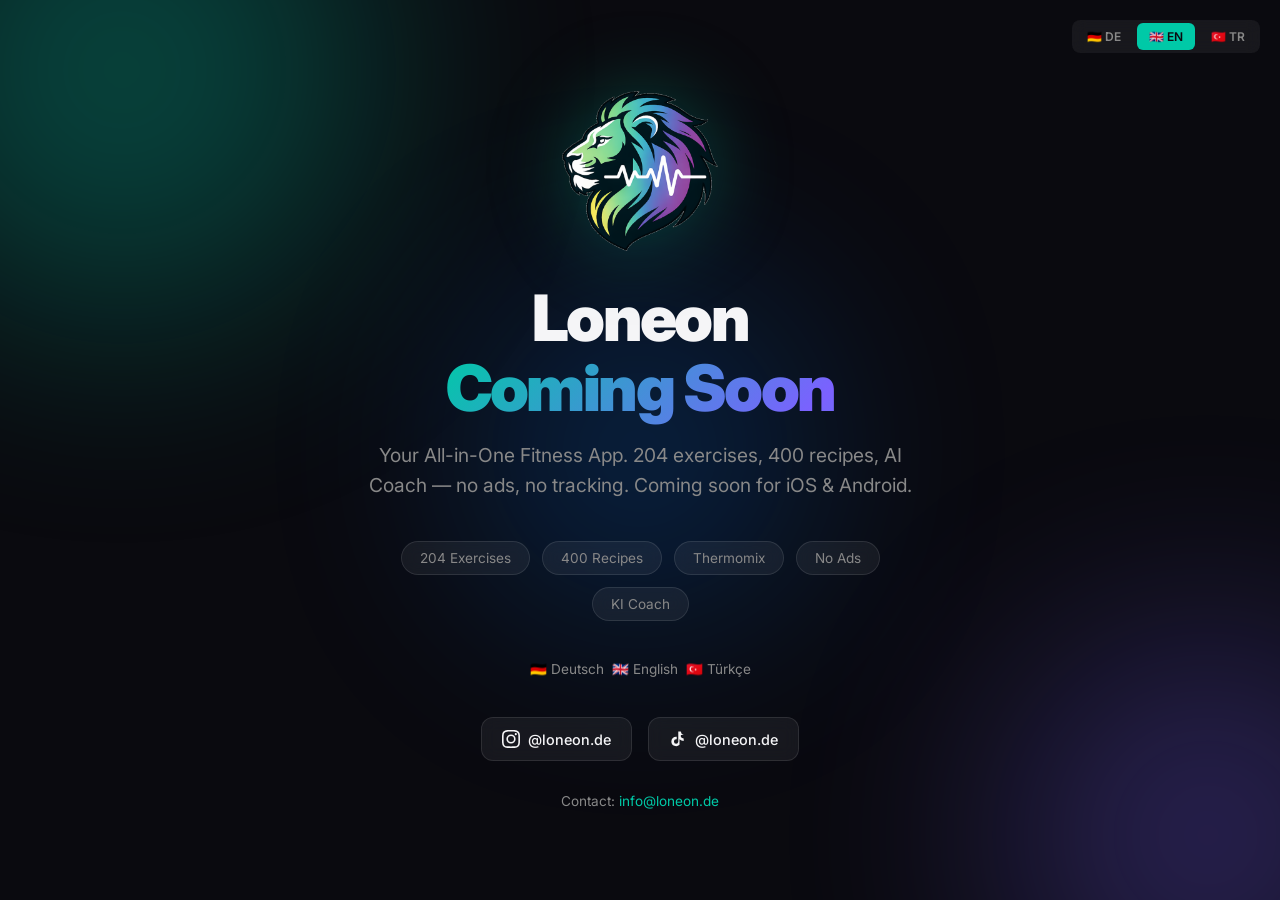
<file: en.html>
<!DOCTYPE html>
<html lang="en">
<head>
    <meta charset="UTF-8">
    <meta name="viewport" content="width=device-width, initial-scale=1.0">
    <title>Loneon — Coming Soon</title>
    <meta name="description" content="Loneon — Deine All-in-One Fitness App. Coming Soon für iOS & Android.">
    <meta name="theme-color" content="#00C9A7">
    <link rel="icon" type="image/svg+xml" href="img/favicon.svg">
    <link rel="preconnect" href="https://fonts.googleapis.com">
    <link rel="preconnect" href="https://fonts.gstatic.com" crossorigin>
    <link href="https://fonts.googleapis.com/css2?family=Inter:wght@400;500;600;700;800;900&display=swap" rel="stylesheet">
    <style>
        *, *::before, *::after { margin: 0; padding: 0; box-sizing: border-box; }

        :root {
            --mint: #00C9A7;
            --dark: #0A0A0F;
            --white: #F5F5F7;
            --gray: #888;
        }

        body {
            font-family: 'Inter', -apple-system, sans-serif;
            background: var(--dark);
            color: var(--white);
            min-height: 100vh;
            display: flex;
            flex-direction: column;
            align-items: center;
            justify-content: center;
            overflow: hidden;
            -webkit-font-smoothing: antialiased;
        }

        /* Aurora Background */
        .aurora { position: fixed; inset: 0; z-index: 0; pointer-events: none; }
        .aurora-blob {
            position: absolute;
            border-radius: 50%;
            filter: blur(120px);
            opacity: 0.3;
            animation: float 12s ease-in-out infinite alternate;
        }
        .blob-1 { width: 500px; height: 500px; background: var(--mint); top: -20%; left: -10%; }
        .blob-2 { width: 400px; height: 400px; background: #7B61FF; bottom: -15%; right: -10%; animation-delay: -4s; }
        .blob-3 { width: 300px; height: 300px; background: #007AFF; top: 50%; left: 50%; transform: translate(-50%, -50%); animation-delay: -8s; }

        @keyframes float {
            0% { transform: translate(0, 0) scale(1); }
            100% { transform: translate(40px, -30px) scale(1.1); }
        }

        /* Content */
        .content {
            position: relative;
            z-index: 1;
            text-align: center;
            padding: 24px;
            max-width: 600px;
        }

        .logo {
            width: 160px;
            height: 160px;
            margin: 0 auto 32px;
            filter: drop-shadow(0 0 40px rgba(0, 201, 167, 0.3));
        }

        .logo img {
            width: 100%;
            height: 100%;
            object-fit: contain;
        }

        h1 {
            font-size: clamp(2.5rem, 8vw, 4rem);
            font-weight: 900;
            letter-spacing: -0.04em;
            line-height: 1.1;
            margin-bottom: 16px;
        }

        .gradient-text {
            background: linear-gradient(135deg, var(--mint), #7B61FF, var(--mint));
            background-size: 200% auto;
            -webkit-background-clip: text;
            -webkit-text-fill-color: transparent;
            animation: gradient-shift 4s ease infinite;
        }

        @keyframes gradient-shift {
            0%, 100% { background-position: 0% center; }
            50% { background-position: 200% center; }
        }

        .subtitle {
            font-size: clamp(1rem, 3vw, 1.2rem);
            color: var(--gray);
            line-height: 1.6;
            margin-bottom: 40px;
        }

        .features {
            display: flex;
            gap: 12px;
            justify-content: center;
            flex-wrap: wrap;
            margin-bottom: 40px;
        }

        .feature-tag {
            background: rgba(255, 255, 255, 0.06);
            border: 1px solid rgba(255, 255, 255, 0.1);
            border-radius: 100px;
            padding: 8px 18px;
            font-size: 0.85rem;
            color: var(--gray);
            backdrop-filter: blur(8px);
        }

        .social-links {
            display: flex;
            gap: 16px;
            justify-content: center;
            margin-bottom: 32px;
        }

        .social-link {
            display: flex;
            align-items: center;
            gap: 8px;
            background: rgba(255, 255, 255, 0.06);
            border: 1px solid rgba(255, 255, 255, 0.1);
            border-radius: 12px;
            padding: 12px 20px;
            color: var(--white);
            font-size: 0.9rem;
            font-weight: 500;
            text-decoration: none;
            transition: all 0.3s ease;
            backdrop-filter: blur(8px);
        }

        .social-link:hover {
            border-color: var(--mint);
            background: rgba(0, 201, 167, 0.1);
            transform: translateY(-2px);
        }

        .contact {
            font-size: 0.85rem;
            color: var(--gray);
        }

        .contact a {
            color: var(--mint);
            text-decoration: none;
        }

        .lang-switch {
            position: fixed;
            top: 20px;
            right: 20px;
            z-index: 10;
            display: flex;
            gap: 4px;
            background: rgba(255, 255, 255, 0.06);
            border-radius: 8px;
            padding: 3px;
            backdrop-filter: blur(8px);
        }

        .lang-btn {
            padding: 6px 12px;
            border-radius: 6px;
            font-size: 0.75rem;
            font-weight: 600;
            color: var(--gray);
            text-decoration: none;
            transition: all 0.3s ease;
        }

        .lang-btn:hover { color: var(--white); }
        .lang-btn.active { background: var(--mint); color: var(--dark); }

        .flags {
            display: flex;
            gap: 8px;
            justify-content: center;
            margin-bottom: 40px;
            font-size: 1.1rem;
        }

        .flag-item {
            display: flex;
            align-items: center;
            gap: 4px;
            font-size: 0.85rem;
            color: var(--gray);
        }
    </style>
</head>
<body>

    <div class="aurora" aria-hidden="true">
        <div class="aurora-blob blob-1"></div>
        <div class="aurora-blob blob-2"></div>
        <div class="aurora-blob blob-3"></div>
    </div>

    <div class="lang-switch">
        <a href="index.html" class="lang-btn">🇩🇪 DE</a>
        <a href="en.html" class="lang-btn active">🇬🇧 EN</a>
        <a href="tr.html" class="lang-btn">🇹🇷 TR</a>
    </div>

    <div class="content">
        <div class="logo"><img src="img/logo.png" alt="Loneon"></div>
        <h1>Loneon<br><span class="gradient-text">Coming Soon</span></h1>
        <p class="subtitle">Your All-in-One Fitness App. 204 exercises, 400 recipes, AI Coach — no ads, no tracking. Coming soon for iOS & Android.</p>

        <div class="features">
            <span class="feature-tag">204 Exercises</span>
            <span class="feature-tag">400 Recipes</span>
            <span class="feature-tag">Thermomix</span>
            <span class="feature-tag">No Ads</span>
            <span class="feature-tag">KI Coach</span>
        </div>

        <div class="flags">
            <span class="flag-item">🇩🇪 Deutsch</span>
            <span class="flag-item">🇬🇧 English</span>
            <span class="flag-item">🇹🇷 Türkçe</span>
        </div>

        <div class="social-links">
            <a href="https://instagram.com/loneon.de" target="_blank" rel="noopener" class="social-link">
                <svg width="18" height="18" viewBox="0 0 24 24" fill="currentColor"><path d="M12 2.163c3.204 0 3.584.012 4.85.07 3.252.148 4.771 1.691 4.919 4.919.058 1.265.069 1.645.069 4.849 0 3.205-.012 3.584-.069 4.849-.149 3.225-1.664 4.771-4.919 4.919-1.266.058-1.644.07-4.85.07-3.204 0-3.584-.012-4.849-.07-3.26-.149-4.771-1.699-4.919-4.92-.058-1.265-.07-1.644-.07-4.849 0-3.204.013-3.583.07-4.849.149-3.227 1.664-4.771 4.919-4.919 1.266-.057 1.645-.069 4.849-.069zM12 0C8.741 0 8.333.014 7.053.072 2.695.272.273 2.69.073 7.052.014 8.333 0 8.741 0 12c0 3.259.014 3.668.072 4.948.2 4.358 2.618 6.78 6.98 6.98C8.333 23.986 8.741 24 12 24c3.259 0 3.668-.014 4.948-.072 4.354-.2 6.782-2.618 6.979-6.98.059-1.28.073-1.689.073-4.948 0-3.259-.014-3.667-.072-4.947-.196-4.354-2.617-6.78-6.979-6.98C15.668.014 15.259 0 12 0zm0 5.838a6.162 6.162 0 100 12.324 6.162 6.162 0 000-12.324zM12 16a4 4 0 110-8 4 4 0 010 8zm6.406-11.845a1.44 1.44 0 100 2.881 1.44 1.44 0 000-2.881z"/></svg>
                @loneon.de
            </a>
            <a href="https://tiktok.com/@loneon.de" target="_blank" rel="noopener" class="social-link">
                <svg width="18" height="18" viewBox="0 0 24 24" fill="currentColor"><path d="M19.59 6.69a4.83 4.83 0 01-3.77-4.25V2h-3.45v13.67a2.89 2.89 0 01-2.88 2.5 2.89 2.89 0 01-2.89-2.89 2.89 2.89 0 012.89-2.89c.28 0 .54.04.79.1v-3.5a6.37 6.37 0 00-.79-.05A6.34 6.34 0 003.15 15.2a6.34 6.34 0 0010.86 4.43v-7.15a8.16 8.16 0 005.58 2.17V11.2a4.85 4.85 0 01-3.77-1.74V6.69h3.77z"/></svg>
                @loneon.de
            </a>
        </div>

        <p class="contact">Contact: <a href="mailto:info@loneon.de">info@loneon.de</a></p>
    </div>

</body>
</html>
</file>
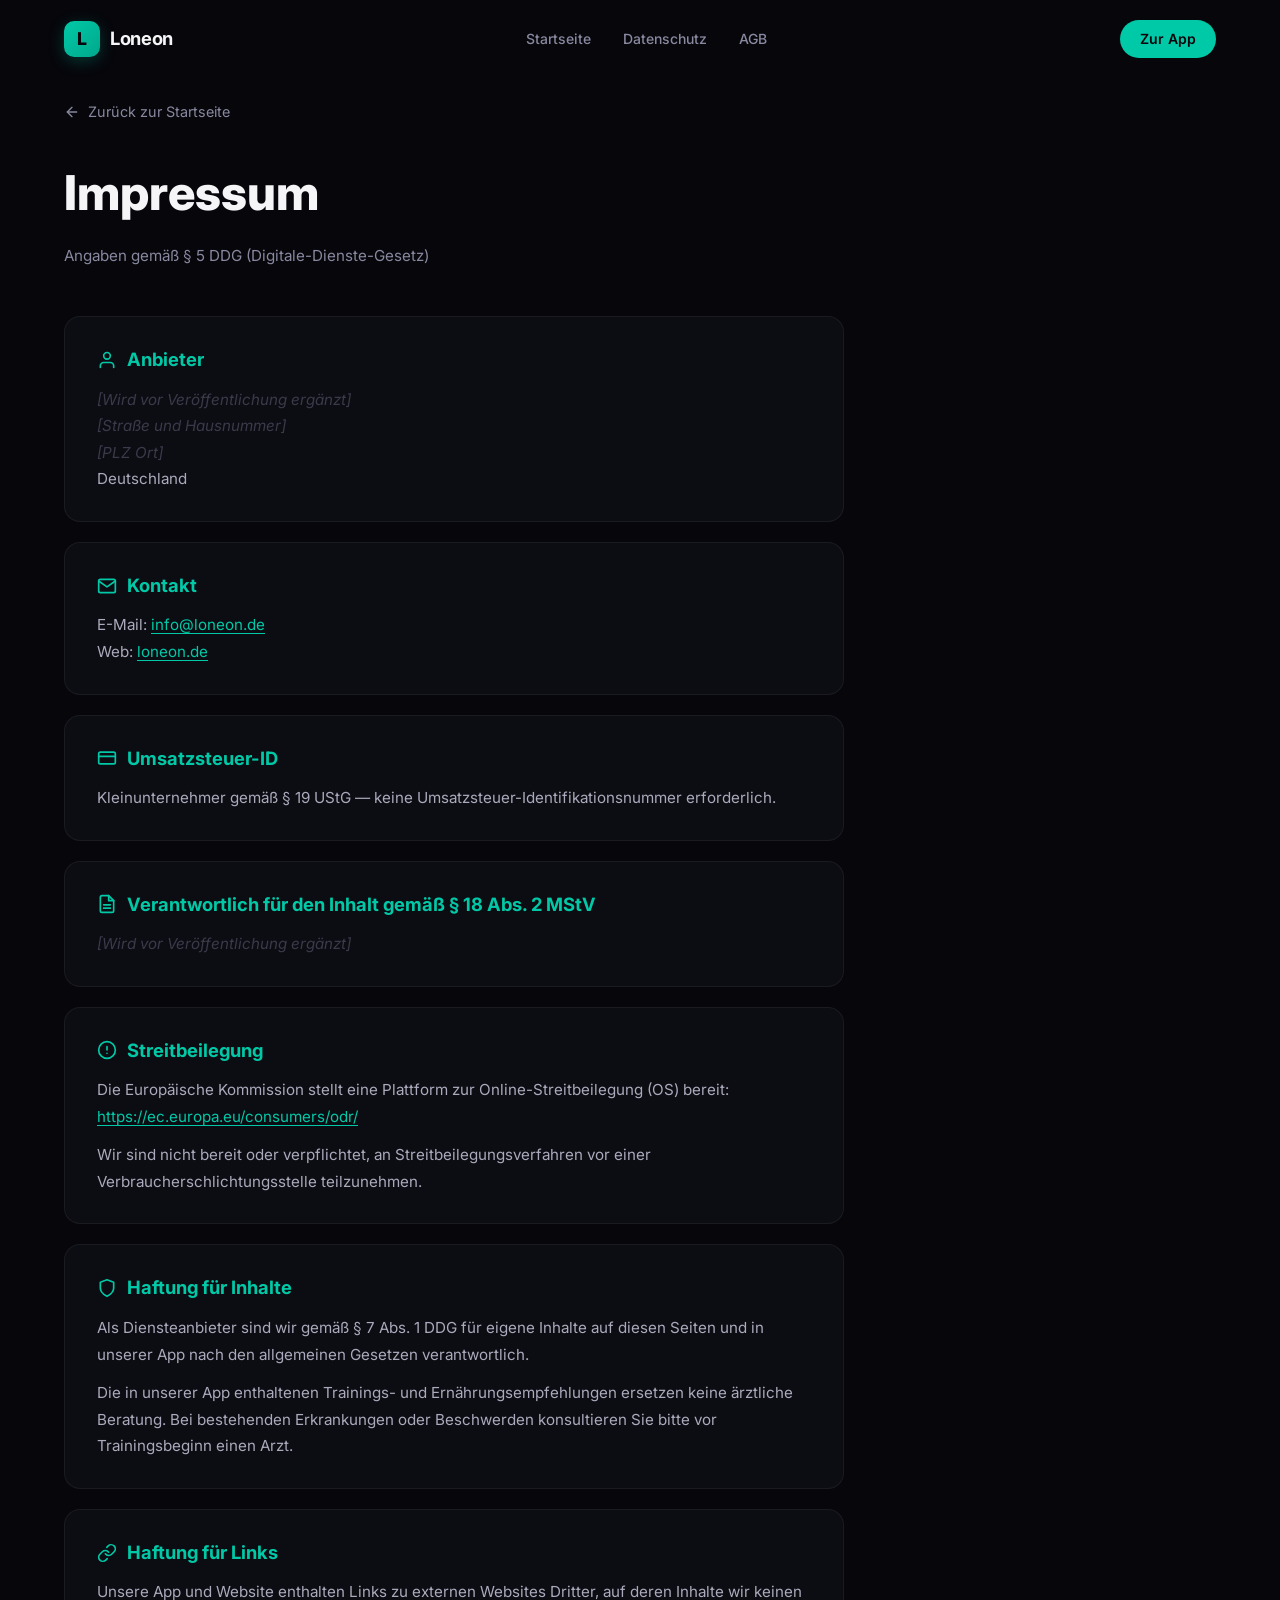
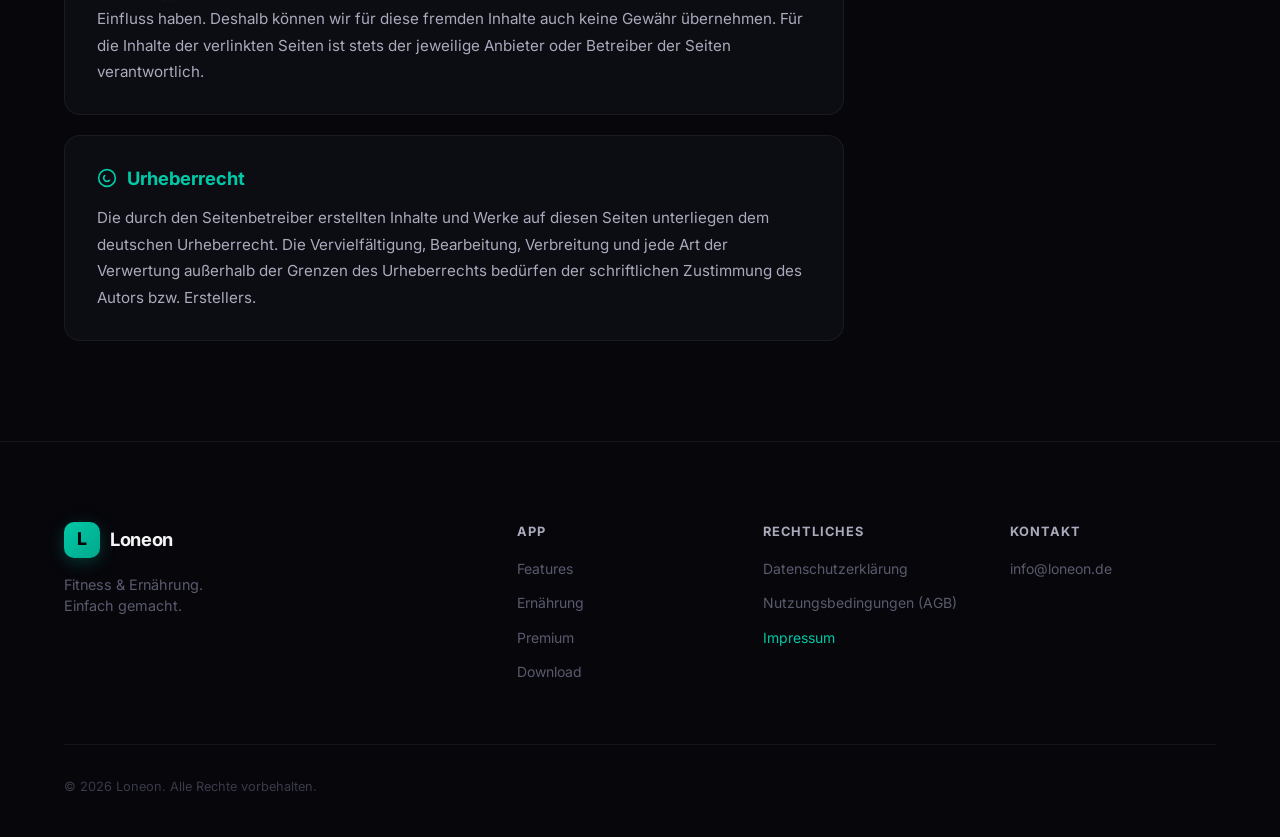
<file: impressum.html>
<!DOCTYPE html>
<html lang="de">
<head>
    <meta charset="UTF-8">
    <meta name="viewport" content="width=device-width, initial-scale=1.0">
    <title>Impressum — Loneon</title>
    <meta name="description" content="Impressum der Loneon Fitness & Ernährung App gemäß § 5 DDG.">
    <meta name="robots" content="noindex, follow">
    <meta name="theme-color" content="#00C9A7">

    <!-- Fonts -->
    <link rel="preconnect" href="https://fonts.googleapis.com">
    <link rel="preconnect" href="https://fonts.gstatic.com" crossorigin>
    <link href="https://fonts.googleapis.com/css2?family=Inter:wght@400;500;600;700;800&display=swap" rel="stylesheet">

    <link rel="stylesheet" href="css/style.css">
    <link rel="icon" type="image/svg+xml" href="img/favicon.svg">

    <style>
        .legal-page {
            min-height: 100vh;
            padding-top: 100px;
            padding-bottom: 80px;
        }

        .legal-header {
            margin-bottom: 48px;
        }

        .legal-header h1 {
            font-size: clamp(2rem, 5vw, 3rem);
            font-weight: 800;
            margin-bottom: 12px;
        }

        .legal-header .legal-subtitle {
            color: var(--gray-400);
            font-size: 0.95rem;
        }

        .legal-content {
            max-width: 780px;
        }

        .legal-section {
            background: var(--dark-card);
            border: 1px solid var(--dark-border);
            border-radius: var(--radius);
            padding: 28px 32px;
            margin-bottom: 20px;
            transition: border-color var(--transition);
        }

        .legal-section:hover {
            border-color: var(--mint);
        }

        .legal-section h2 {
            font-size: 1.15rem;
            font-weight: 700;
            color: var(--mint);
            margin-bottom: 12px;
            display: flex;
            align-items: center;
            gap: 10px;
        }

        .legal-section h2 svg {
            flex-shrink: 0;
        }

        .legal-section p,
        .legal-section address {
            color: var(--gray-300);
            font-size: 0.95rem;
            line-height: 1.75;
            font-style: normal;
        }

        .legal-section a {
            color: var(--mint);
            text-decoration: underline;
            text-underline-offset: 3px;
            transition: opacity var(--transition);
        }

        .legal-section a:hover {
            opacity: 0.8;
        }

        .legal-placeholder {
            color: var(--gray-600);
            font-style: italic;
        }

        .legal-back {
            display: inline-flex;
            align-items: center;
            gap: 8px;
            color: var(--gray-400);
            font-size: 0.9rem;
            margin-bottom: 32px;
            transition: color var(--transition);
        }

        .legal-back:hover {
            color: var(--mint);
        }

        @media (max-width: 640px) {
            .legal-section {
                padding: 20px 20px;
            }
        }
    </style>
</head>
<body>

    <!-- Navigation -->
    <nav class="nav" id="nav">
        <div class="nav-container">
            <a href="index.html" class="nav-logo">
                <div class="nav-logo-icon">L</div>
                <span>Loneon</span>
            </a>
            <div class="nav-links" id="navLinks">
                <a href="index.html">Startseite</a>
                <a href="datenschutz.html">Datenschutz</a>
                <a href="agb.html">AGB</a>
            </div>
            <a href="index.html" class="nav-cta">Zur App</a>
            <button class="nav-toggle" id="navToggle" aria-label="Menü">
                <span></span><span></span><span></span>
            </button>
        </div>
    </nav>

    <!-- Impressum -->
    <main class="legal-page">
        <div class="container">
            <a href="index.html" class="legal-back">
                <svg width="16" height="16" viewBox="0 0 24 24" fill="none" stroke="currentColor" stroke-width="2" stroke-linecap="round" stroke-linejoin="round"><path d="M19 12H5"/><path d="M12 19l-7-7 7-7"/></svg>
                Zurück zur Startseite
            </a>

            <div class="legal-header">
                <h1>Impressum</h1>
                <p class="legal-subtitle">Angaben gemäß § 5 DDG (Digitale-Dienste-Gesetz)</p>
            </div>

            <div class="legal-content">

                <!-- Anbieter -->
                <div class="legal-section">
                    <h2>
                        <svg width="20" height="20" viewBox="0 0 24 24" fill="none" stroke="currentColor" stroke-width="2" stroke-linecap="round" stroke-linejoin="round"><path d="M20 21v-2a4 4 0 00-4-4H8a4 4 0 00-4 4v2"/><circle cx="12" cy="7" r="4"/></svg>
                        Anbieter
                    </h2>
                    <address>
                        <span class="legal-placeholder">[Wird vor Veröffentlichung ergänzt]</span><br>
                        <span class="legal-placeholder">[Straße und Hausnummer]</span><br>
                        <span class="legal-placeholder">[PLZ Ort]</span><br>
                        Deutschland
                    </address>
                </div>

                <!-- Kontakt -->
                <div class="legal-section">
                    <h2>
                        <svg width="20" height="20" viewBox="0 0 24 24" fill="none" stroke="currentColor" stroke-width="2" stroke-linecap="round" stroke-linejoin="round"><path d="M4 4h16c1.1 0 2 .9 2 2v12c0 1.1-.9 2-2 2H4c-1.1 0-2-.9-2-2V6c0-1.1.9-2 2-2z"/><polyline points="22,6 12,13 2,6"/></svg>
                        Kontakt
                    </h2>
                    <p>
                        E-Mail: <a href="mailto:info@loneon.de">info@loneon.de</a><br>
                        Web: <a href="https://loneon.de">loneon.de</a>
                    </p>
                </div>

                <!-- Umsatzsteuer-ID -->
                <div class="legal-section">
                    <h2>
                        <svg width="20" height="20" viewBox="0 0 24 24" fill="none" stroke="currentColor" stroke-width="2" stroke-linecap="round" stroke-linejoin="round"><rect x="2" y="5" width="20" height="14" rx="2"/><line x1="2" y1="10" x2="22" y2="10"/></svg>
                        Umsatzsteuer-ID
                    </h2>
                    <p>
                        Kleinunternehmer gemäß § 19 UStG — keine Umsatzsteuer-Identifikationsnummer erforderlich.
                    </p>
                </div>

                <!-- Verantwortlich für den Inhalt -->
                <div class="legal-section">
                    <h2>
                        <svg width="20" height="20" viewBox="0 0 24 24" fill="none" stroke="currentColor" stroke-width="2" stroke-linecap="round" stroke-linejoin="round"><path d="M14 2H6a2 2 0 00-2 2v16a2 2 0 002 2h12a2 2 0 002-2V8z"/><polyline points="14 2 14 8 20 8"/><line x1="16" y1="13" x2="8" y2="13"/><line x1="16" y1="17" x2="8" y2="17"/></svg>
                        Verantwortlich für den Inhalt gemäß § 18 Abs. 2 MStV
                    </h2>
                    <p>
                        <span class="legal-placeholder">[Wird vor Veröffentlichung ergänzt]</span>
                    </p>
                </div>

                <!-- Streitbeilegung -->
                <div class="legal-section">
                    <h2>
                        <svg width="20" height="20" viewBox="0 0 24 24" fill="none" stroke="currentColor" stroke-width="2" stroke-linecap="round" stroke-linejoin="round"><circle cx="12" cy="12" r="10"/><line x1="12" y1="8" x2="12" y2="12"/><line x1="12" y1="16" x2="12.01" y2="16"/></svg>
                        Streitbeilegung
                    </h2>
                    <p>
                        Die Europäische Kommission stellt eine Plattform zur Online-Streitbeilegung (OS) bereit:<br>
                        <a href="https://ec.europa.eu/consumers/odr/" target="_blank" rel="noopener noreferrer">https://ec.europa.eu/consumers/odr/</a>
                    </p>
                    <p style="margin-top: 12px;">
                        Wir sind nicht bereit oder verpflichtet, an Streitbeilegungsverfahren vor einer Verbraucherschlichtungsstelle teilzunehmen.
                    </p>
                </div>

                <!-- Haftung für Inhalte -->
                <div class="legal-section">
                    <h2>
                        <svg width="20" height="20" viewBox="0 0 24 24" fill="none" stroke="currentColor" stroke-width="2" stroke-linecap="round" stroke-linejoin="round"><path d="M12 22s8-4 8-10V5l-8-3-8 3v7c0 6 8 10 8 10z"/></svg>
                        Haftung für Inhalte
                    </h2>
                    <p>
                        Als Diensteanbieter sind wir gemäß § 7 Abs. 1 DDG für eigene Inhalte auf diesen Seiten und in unserer App nach den allgemeinen Gesetzen verantwortlich.
                    </p>
                    <p style="margin-top: 12px;">
                        Die in unserer App enthaltenen Trainings- und Ernährungsempfehlungen ersetzen keine ärztliche Beratung. Bei bestehenden Erkrankungen oder Beschwerden konsultieren Sie bitte vor Trainingsbeginn einen Arzt.
                    </p>
                </div>

                <!-- Haftung für Links -->
                <div class="legal-section">
                    <h2>
                        <svg width="20" height="20" viewBox="0 0 24 24" fill="none" stroke="currentColor" stroke-width="2" stroke-linecap="round" stroke-linejoin="round"><path d="M10 13a5 5 0 007.54.54l3-3a5 5 0 00-7.07-7.07l-1.72 1.71"/><path d="M14 11a5 5 0 00-7.54-.54l-3 3a5 5 0 007.07 7.07l1.71-1.71"/></svg>
                        Haftung für Links
                    </h2>
                    <p>
                        Unsere App und Website enthalten Links zu externen Websites Dritter, auf deren Inhalte wir keinen Einfluss haben. Deshalb können wir für diese fremden Inhalte auch keine Gewähr übernehmen. Für die Inhalte der verlinkten Seiten ist stets der jeweilige Anbieter oder Betreiber der Seiten verantwortlich.
                    </p>
                </div>

                <!-- Urheberrecht -->
                <div class="legal-section">
                    <h2>
                        <svg width="20" height="20" viewBox="0 0 24 24" fill="none" stroke="currentColor" stroke-width="2" stroke-linecap="round" stroke-linejoin="round"><circle cx="12" cy="12" r="10"/><path d="M14.83 14.83a4 4 0 11-5.66-5.66"/></svg>
                        Urheberrecht
                    </h2>
                    <p>
                        Die durch den Seitenbetreiber erstellten Inhalte und Werke auf diesen Seiten unterliegen dem deutschen Urheberrecht. Die Vervielfältigung, Bearbeitung, Verbreitung und jede Art der Verwertung außerhalb der Grenzen des Urheberrechts bedürfen der schriftlichen Zustimmung des Autors bzw. Erstellers.
                    </p>
                </div>

            </div>
        </div>
    </main>

    <!-- Footer -->
    <footer class="footer">
        <div class="container">
            <div class="footer-grid">
                <div class="footer-brand">
                    <div class="nav-logo">
                        <div class="nav-logo-icon">L</div>
                        <span>Loneon</span>
                    </div>
                    <p>Fitness & Ernährung.<br>Einfach gemacht.</p>
                </div>
                <div class="footer-links">
                    <h4>App</h4>
                    <a href="index.html#features">Features</a>
                    <a href="index.html#ernaehrung">Ernährung</a>
                    <a href="index.html#premium">Premium</a>
                    <a href="index.html#download">Download</a>
                </div>
                <div class="footer-links">
                    <h4>Rechtliches</h4>
                    <a href="datenschutz.html">Datenschutzerklärung</a>
                    <a href="agb.html">Nutzungsbedingungen (AGB)</a>
                    <a href="impressum.html" style="color: var(--mint);">Impressum</a>
                </div>
                <div class="footer-links">
                    <h4>Kontakt</h4>
                    <a href="mailto:info@loneon.de">info@loneon.de</a>
                </div>
            </div>
            <div class="footer-bottom">
                <p>&copy; 2026 Loneon. Alle Rechte vorbehalten.</p>
            </div>
        </div>
    </footer>

    <script src="js/main.js"></script>
</body>
</html>
</file>
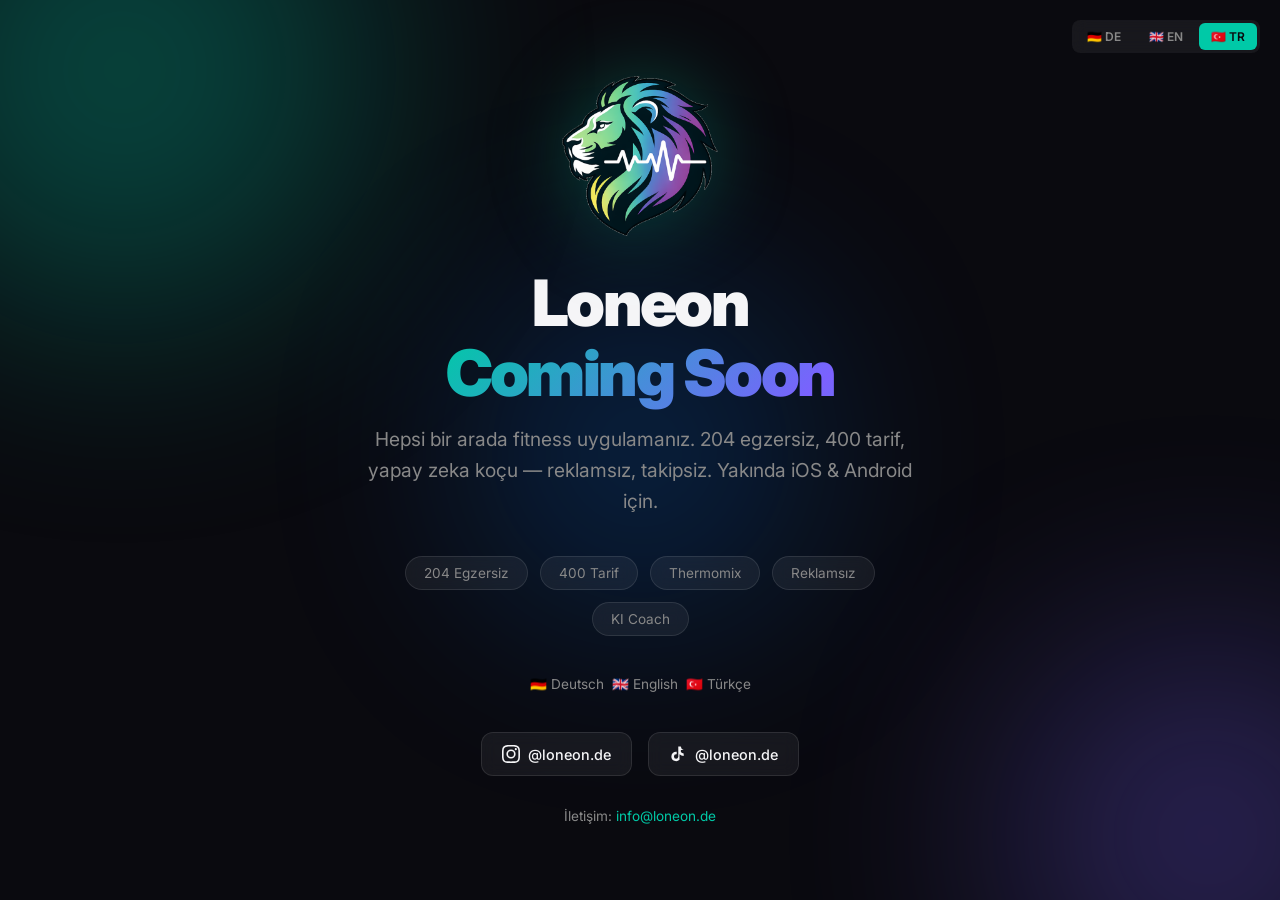
<file: tr.html>
<!DOCTYPE html>
<html lang="tr">
<head>
    <meta charset="UTF-8">
    <meta name="viewport" content="width=device-width, initial-scale=1.0">
    <title>Loneon — Coming Soon</title>
    <meta name="description" content="Loneon — Deine All-in-One Fitness App. Coming Soon für iOS & Android.">
    <meta name="theme-color" content="#00C9A7">
    <link rel="icon" type="image/svg+xml" href="img/favicon.svg">
    <link rel="preconnect" href="https://fonts.googleapis.com">
    <link rel="preconnect" href="https://fonts.gstatic.com" crossorigin>
    <link href="https://fonts.googleapis.com/css2?family=Inter:wght@400;500;600;700;800;900&display=swap" rel="stylesheet">
    <style>
        *, *::before, *::after { margin: 0; padding: 0; box-sizing: border-box; }

        :root {
            --mint: #00C9A7;
            --dark: #0A0A0F;
            --white: #F5F5F7;
            --gray: #888;
        }

        body {
            font-family: 'Inter', -apple-system, sans-serif;
            background: var(--dark);
            color: var(--white);
            min-height: 100vh;
            display: flex;
            flex-direction: column;
            align-items: center;
            justify-content: center;
            overflow: hidden;
            -webkit-font-smoothing: antialiased;
        }

        /* Aurora Background */
        .aurora { position: fixed; inset: 0; z-index: 0; pointer-events: none; }
        .aurora-blob {
            position: absolute;
            border-radius: 50%;
            filter: blur(120px);
            opacity: 0.3;
            animation: float 12s ease-in-out infinite alternate;
        }
        .blob-1 { width: 500px; height: 500px; background: var(--mint); top: -20%; left: -10%; }
        .blob-2 { width: 400px; height: 400px; background: #7B61FF; bottom: -15%; right: -10%; animation-delay: -4s; }
        .blob-3 { width: 300px; height: 300px; background: #007AFF; top: 50%; left: 50%; transform: translate(-50%, -50%); animation-delay: -8s; }

        @keyframes float {
            0% { transform: translate(0, 0) scale(1); }
            100% { transform: translate(40px, -30px) scale(1.1); }
        }

        /* Content */
        .content {
            position: relative;
            z-index: 1;
            text-align: center;
            padding: 24px;
            max-width: 600px;
        }

        .logo {
            width: 160px;
            height: 160px;
            margin: 0 auto 32px;
            filter: drop-shadow(0 0 40px rgba(0, 201, 167, 0.3));
        }

        .logo img {
            width: 100%;
            height: 100%;
            object-fit: contain;
        }

        h1 {
            font-size: clamp(2.5rem, 8vw, 4rem);
            font-weight: 900;
            letter-spacing: -0.04em;
            line-height: 1.1;
            margin-bottom: 16px;
        }

        .gradient-text {
            background: linear-gradient(135deg, var(--mint), #7B61FF, var(--mint));
            background-size: 200% auto;
            -webkit-background-clip: text;
            -webkit-text-fill-color: transparent;
            animation: gradient-shift 4s ease infinite;
        }

        @keyframes gradient-shift {
            0%, 100% { background-position: 0% center; }
            50% { background-position: 200% center; }
        }

        .subtitle {
            font-size: clamp(1rem, 3vw, 1.2rem);
            color: var(--gray);
            line-height: 1.6;
            margin-bottom: 40px;
        }

        .features {
            display: flex;
            gap: 12px;
            justify-content: center;
            flex-wrap: wrap;
            margin-bottom: 40px;
        }

        .feature-tag {
            background: rgba(255, 255, 255, 0.06);
            border: 1px solid rgba(255, 255, 255, 0.1);
            border-radius: 100px;
            padding: 8px 18px;
            font-size: 0.85rem;
            color: var(--gray);
            backdrop-filter: blur(8px);
        }

        .social-links {
            display: flex;
            gap: 16px;
            justify-content: center;
            margin-bottom: 32px;
        }

        .social-link {
            display: flex;
            align-items: center;
            gap: 8px;
            background: rgba(255, 255, 255, 0.06);
            border: 1px solid rgba(255, 255, 255, 0.1);
            border-radius: 12px;
            padding: 12px 20px;
            color: var(--white);
            font-size: 0.9rem;
            font-weight: 500;
            text-decoration: none;
            transition: all 0.3s ease;
            backdrop-filter: blur(8px);
        }

        .social-link:hover {
            border-color: var(--mint);
            background: rgba(0, 201, 167, 0.1);
            transform: translateY(-2px);
        }

        .contact {
            font-size: 0.85rem;
            color: var(--gray);
        }

        .contact a {
            color: var(--mint);
            text-decoration: none;
        }

        .lang-switch {
            position: fixed;
            top: 20px;
            right: 20px;
            z-index: 10;
            display: flex;
            gap: 4px;
            background: rgba(255, 255, 255, 0.06);
            border-radius: 8px;
            padding: 3px;
            backdrop-filter: blur(8px);
        }

        .lang-btn {
            padding: 6px 12px;
            border-radius: 6px;
            font-size: 0.75rem;
            font-weight: 600;
            color: var(--gray);
            text-decoration: none;
            transition: all 0.3s ease;
        }

        .lang-btn:hover { color: var(--white); }
        .lang-btn.active { background: var(--mint); color: var(--dark); }

        .flags {
            display: flex;
            gap: 8px;
            justify-content: center;
            margin-bottom: 40px;
            font-size: 1.1rem;
        }

        .flag-item {
            display: flex;
            align-items: center;
            gap: 4px;
            font-size: 0.85rem;
            color: var(--gray);
        }
    </style>
</head>
<body>

    <div class="aurora" aria-hidden="true">
        <div class="aurora-blob blob-1"></div>
        <div class="aurora-blob blob-2"></div>
        <div class="aurora-blob blob-3"></div>
    </div>

    <div class="lang-switch">
        <a href="index.html" class="lang-btn">🇩🇪 DE</a>
        <a href="en.html" class="lang-btn">🇬🇧 EN</a>
        <a href="tr.html" class="lang-btn active">🇹🇷 TR</a>
    </div>

    <div class="content">
        <div class="logo"><img src="img/logo.png" alt="Loneon"></div>
        <h1>Loneon<br><span class="gradient-text">Coming Soon</span></h1>
        <p class="subtitle">Hepsi bir arada fitness uygulamanız. 204 egzersiz, 400 tarif, yapay zeka koçu — reklamsız, takipsiz. Yakında iOS & Android için.</p>

        <div class="features">
            <span class="feature-tag">204 Egzersiz</span>
            <span class="feature-tag">400 Tarif</span>
            <span class="feature-tag">Thermomix</span>
            <span class="feature-tag">Reklamsız</span>
            <span class="feature-tag">KI Coach</span>
        </div>

        <div class="flags">
            <span class="flag-item">🇩🇪 Deutsch</span>
            <span class="flag-item">🇬🇧 English</span>
            <span class="flag-item">🇹🇷 Türkçe</span>
        </div>

        <div class="social-links">
            <a href="https://instagram.com/loneon.de" target="_blank" rel="noopener" class="social-link">
                <svg width="18" height="18" viewBox="0 0 24 24" fill="currentColor"><path d="M12 2.163c3.204 0 3.584.012 4.85.07 3.252.148 4.771 1.691 4.919 4.919.058 1.265.069 1.645.069 4.849 0 3.205-.012 3.584-.069 4.849-.149 3.225-1.664 4.771-4.919 4.919-1.266.058-1.644.07-4.85.07-3.204 0-3.584-.012-4.849-.07-3.26-.149-4.771-1.699-4.919-4.92-.058-1.265-.07-1.644-.07-4.849 0-3.204.013-3.583.07-4.849.149-3.227 1.664-4.771 4.919-4.919 1.266-.057 1.645-.069 4.849-.069zM12 0C8.741 0 8.333.014 7.053.072 2.695.272.273 2.69.073 7.052.014 8.333 0 8.741 0 12c0 3.259.014 3.668.072 4.948.2 4.358 2.618 6.78 6.98 6.98C8.333 23.986 8.741 24 12 24c3.259 0 3.668-.014 4.948-.072 4.354-.2 6.782-2.618 6.979-6.98.059-1.28.073-1.689.073-4.948 0-3.259-.014-3.667-.072-4.947-.196-4.354-2.617-6.78-6.979-6.98C15.668.014 15.259 0 12 0zm0 5.838a6.162 6.162 0 100 12.324 6.162 6.162 0 000-12.324zM12 16a4 4 0 110-8 4 4 0 010 8zm6.406-11.845a1.44 1.44 0 100 2.881 1.44 1.44 0 000-2.881z"/></svg>
                @loneon.de
            </a>
            <a href="https://tiktok.com/@loneon.de" target="_blank" rel="noopener" class="social-link">
                <svg width="18" height="18" viewBox="0 0 24 24" fill="currentColor"><path d="M19.59 6.69a4.83 4.83 0 01-3.77-4.25V2h-3.45v13.67a2.89 2.89 0 01-2.88 2.5 2.89 2.89 0 01-2.89-2.89 2.89 2.89 0 012.89-2.89c.28 0 .54.04.79.1v-3.5a6.37 6.37 0 00-.79-.05A6.34 6.34 0 003.15 15.2a6.34 6.34 0 0010.86 4.43v-7.15a8.16 8.16 0 005.58 2.17V11.2a4.85 4.85 0 01-3.77-1.74V6.69h3.77z"/></svg>
                @loneon.de
            </a>
        </div>

        <p class="contact">İletişim: <a href="mailto:info@loneon.de">info@loneon.de</a></p>
    </div>

</body>
</html>
</file>
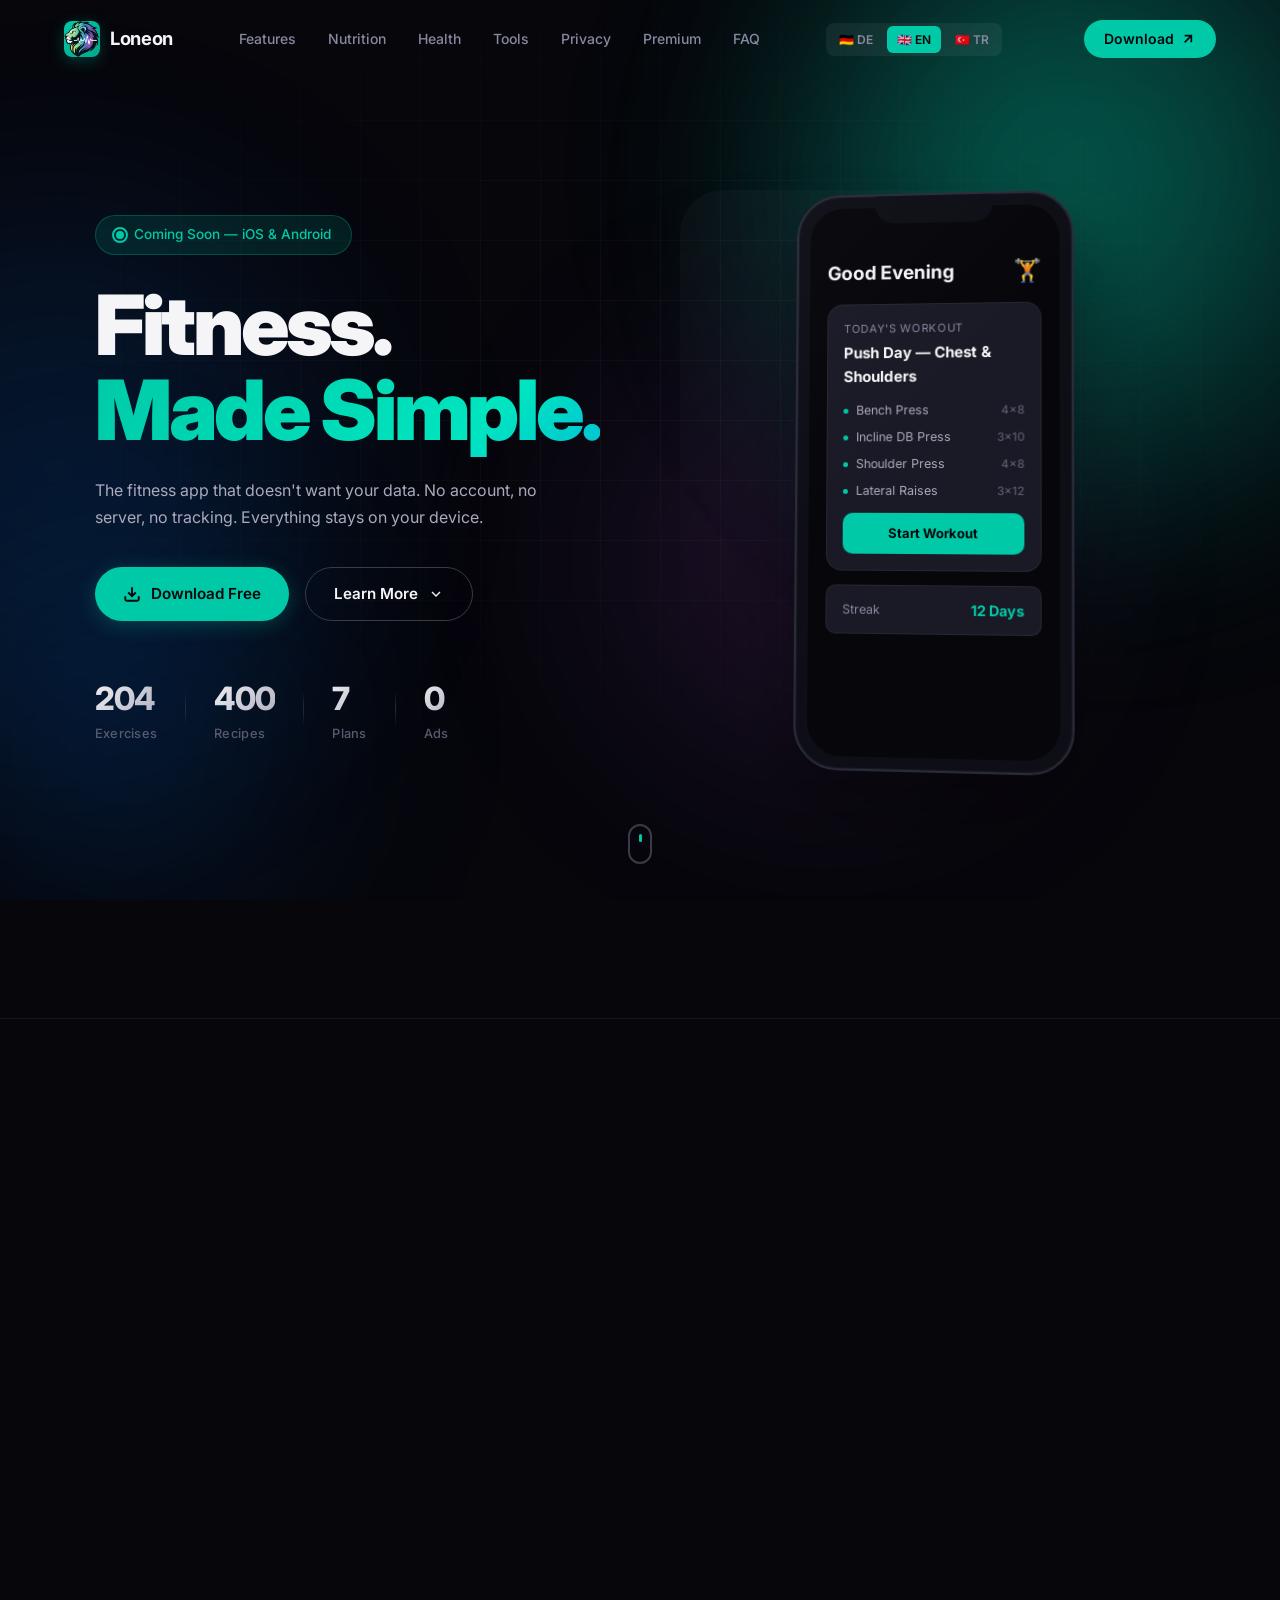
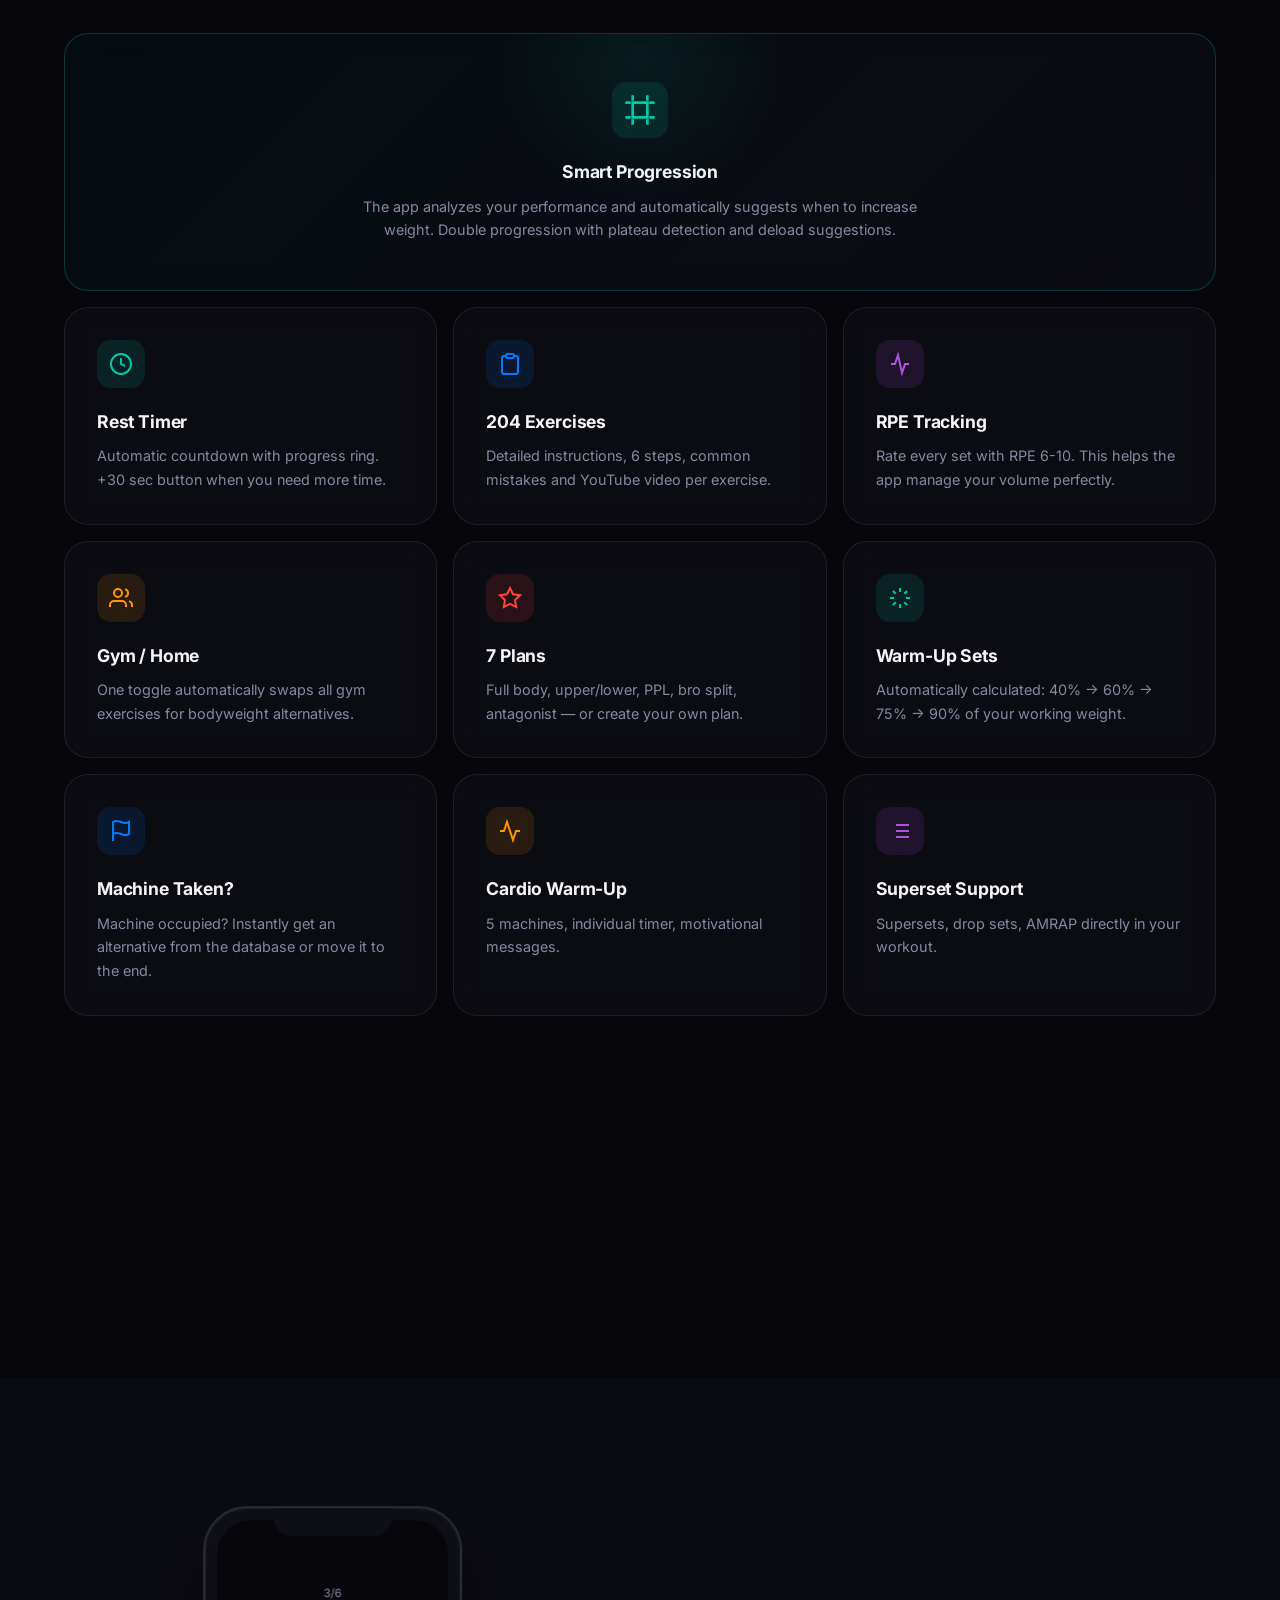
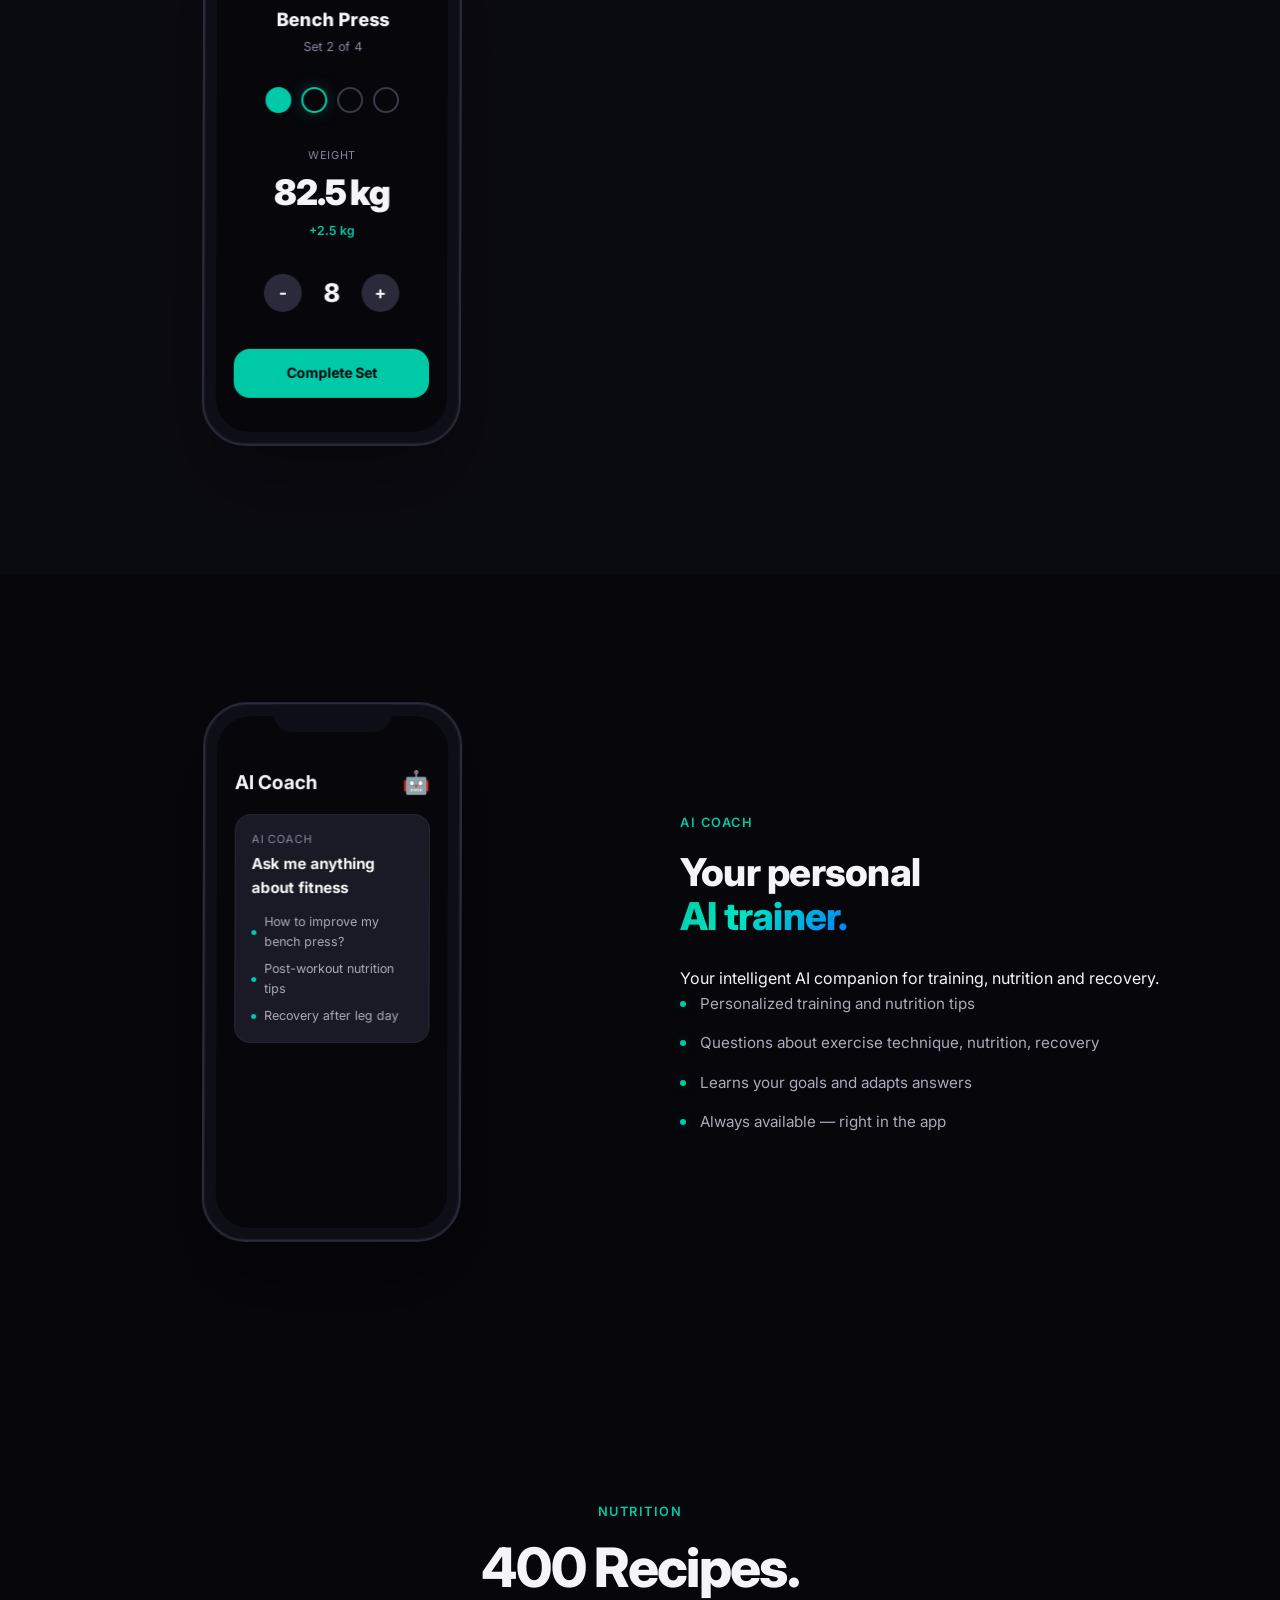
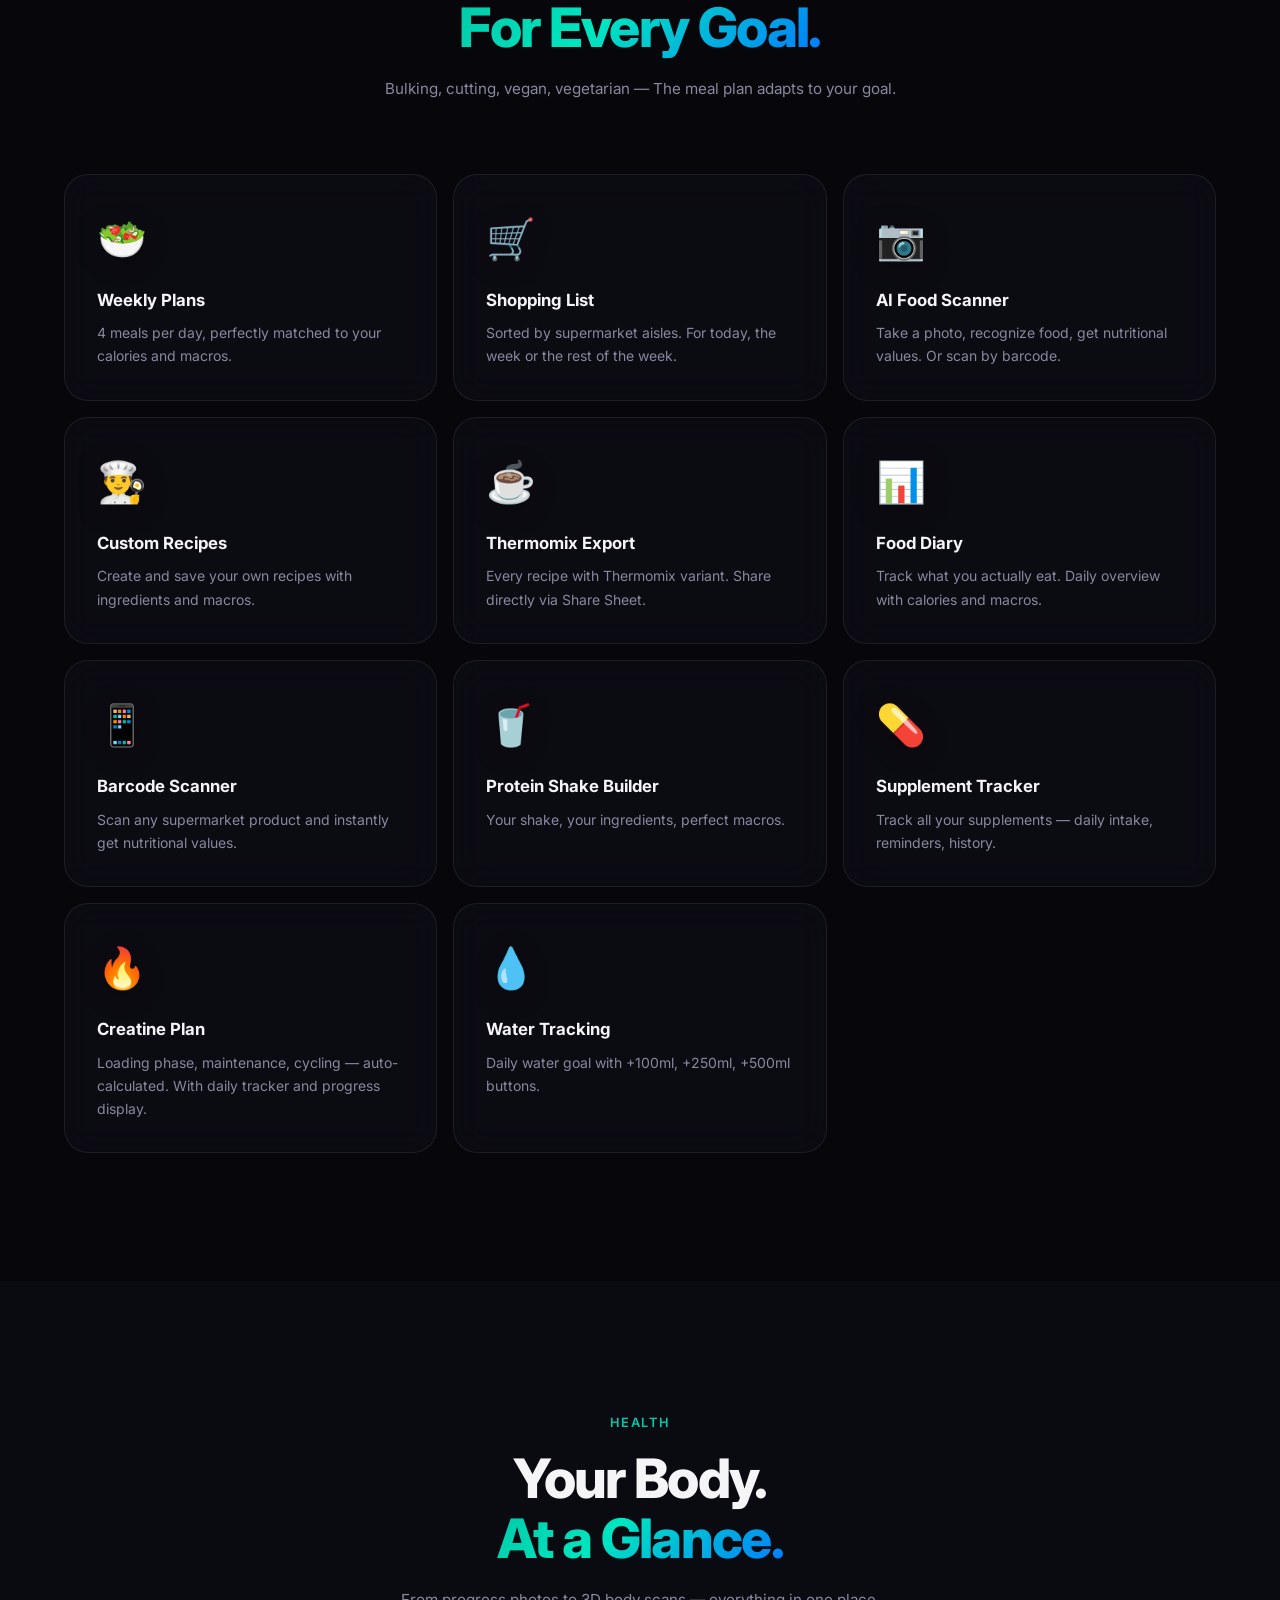
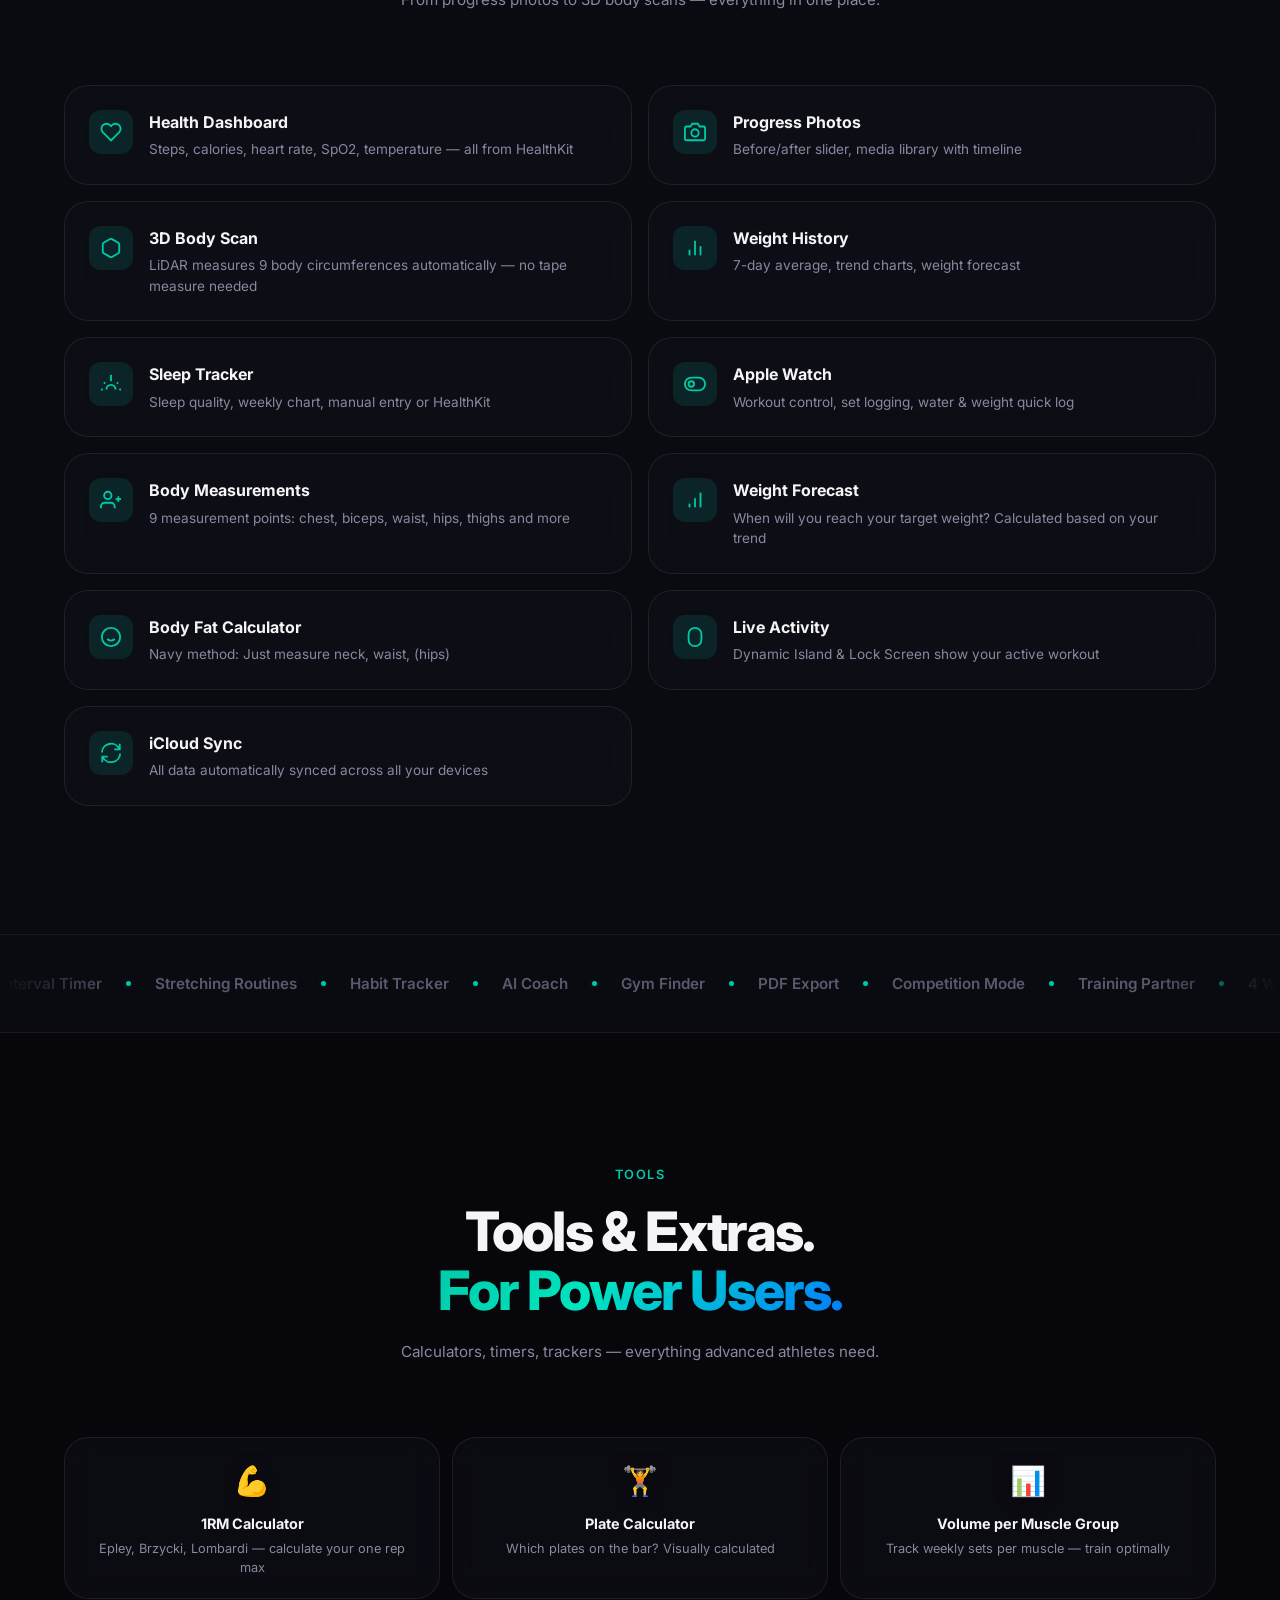
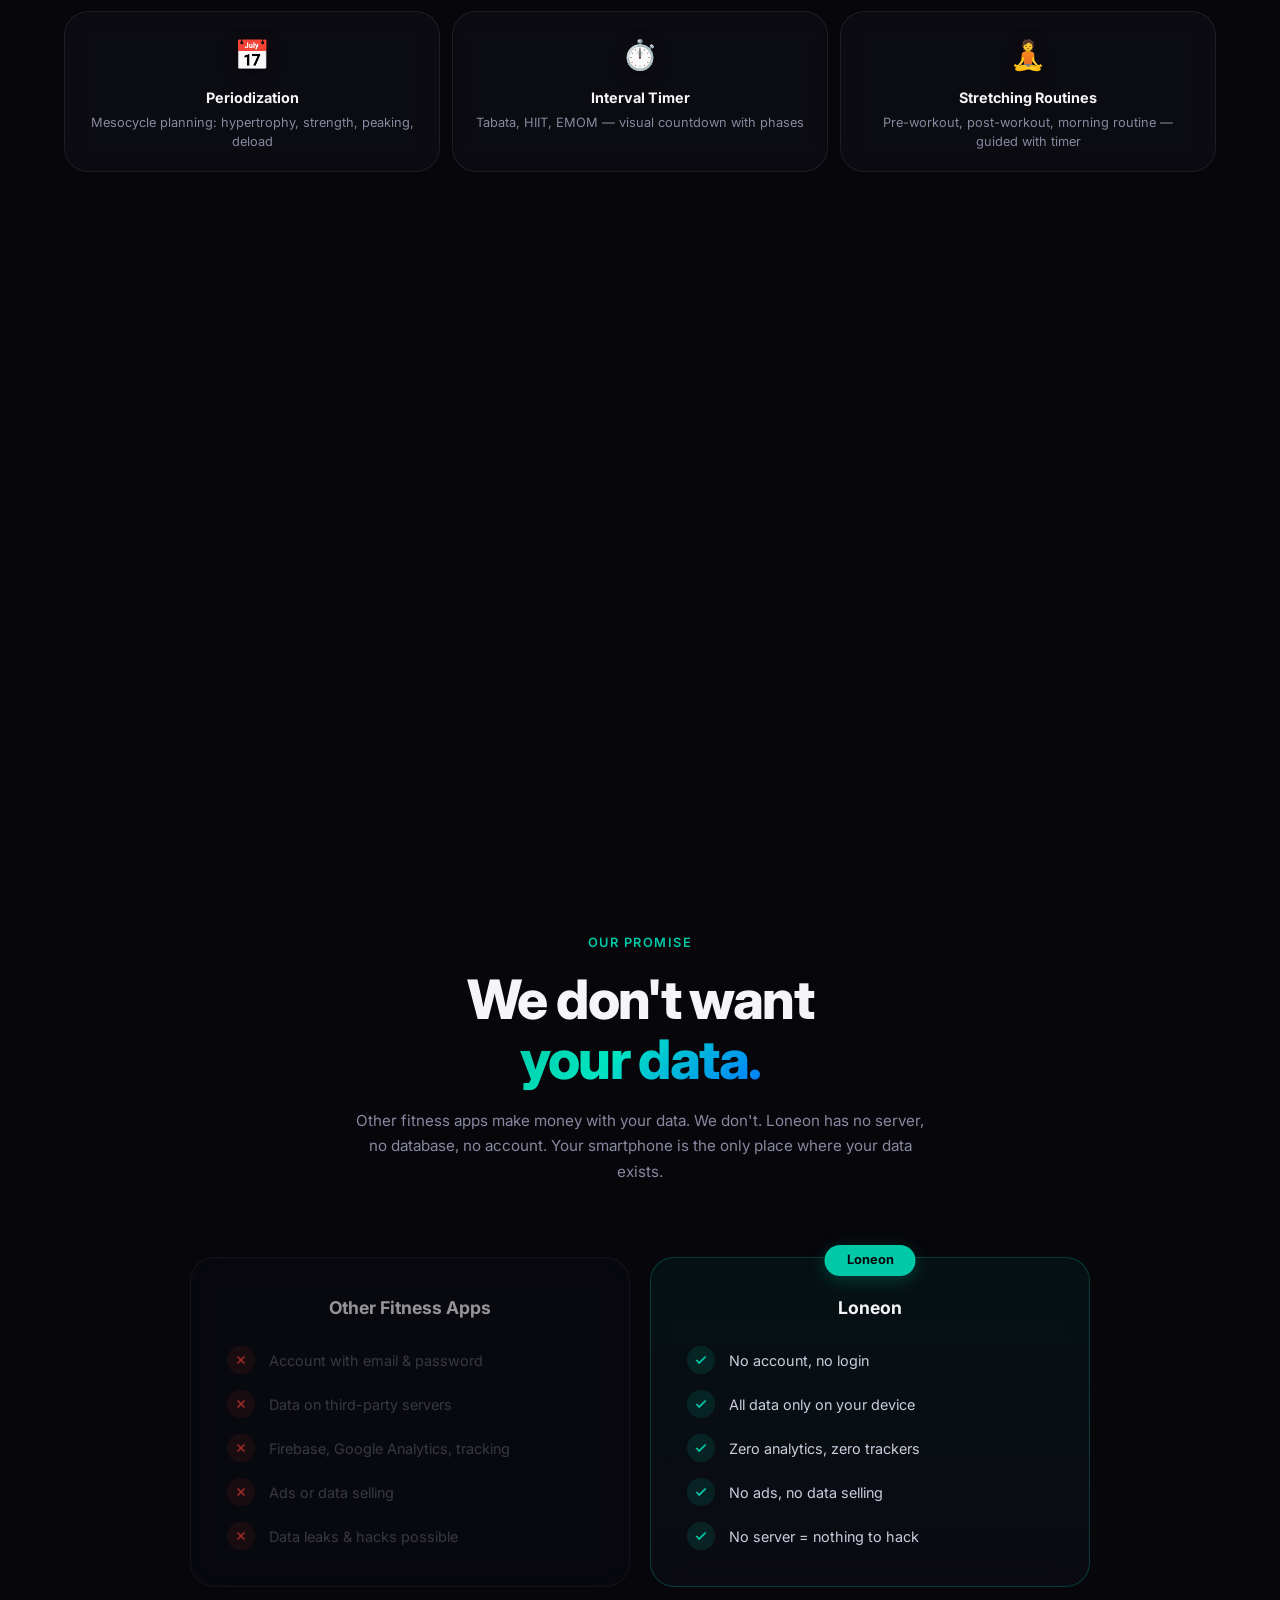
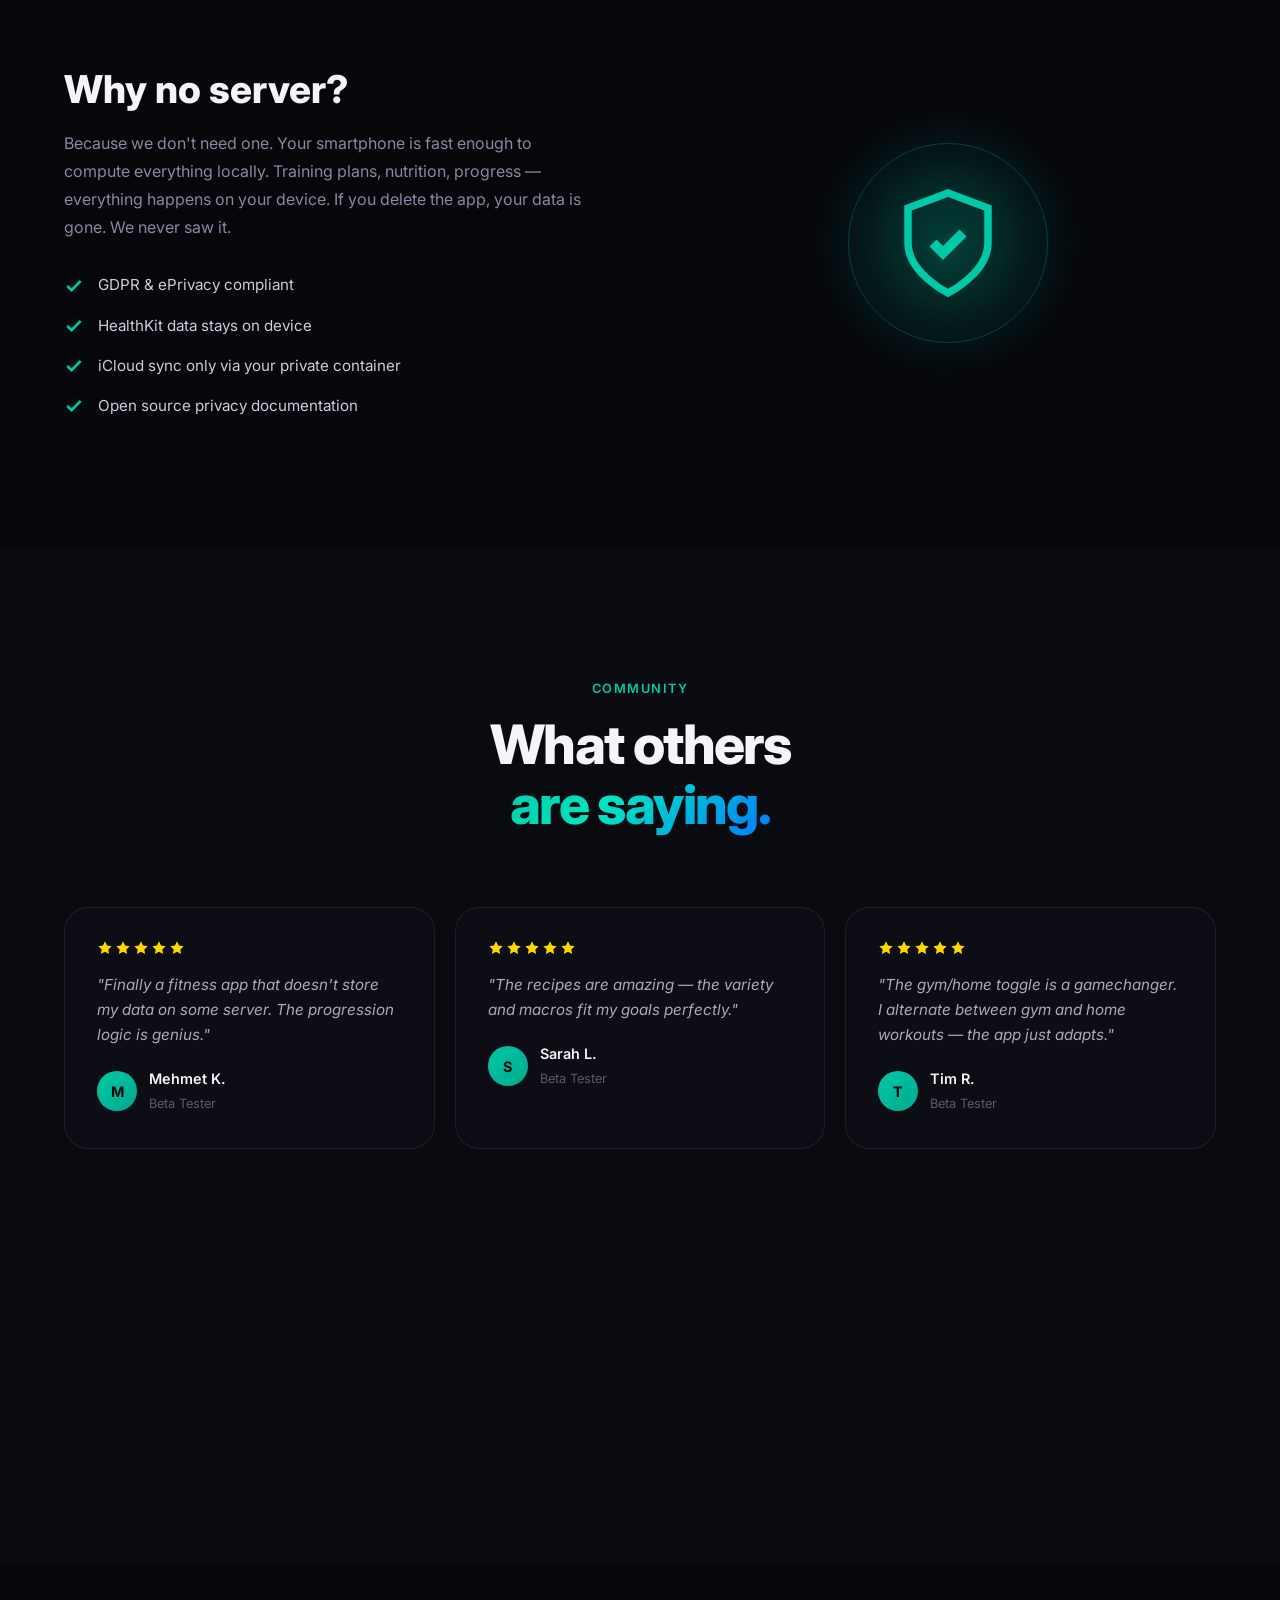
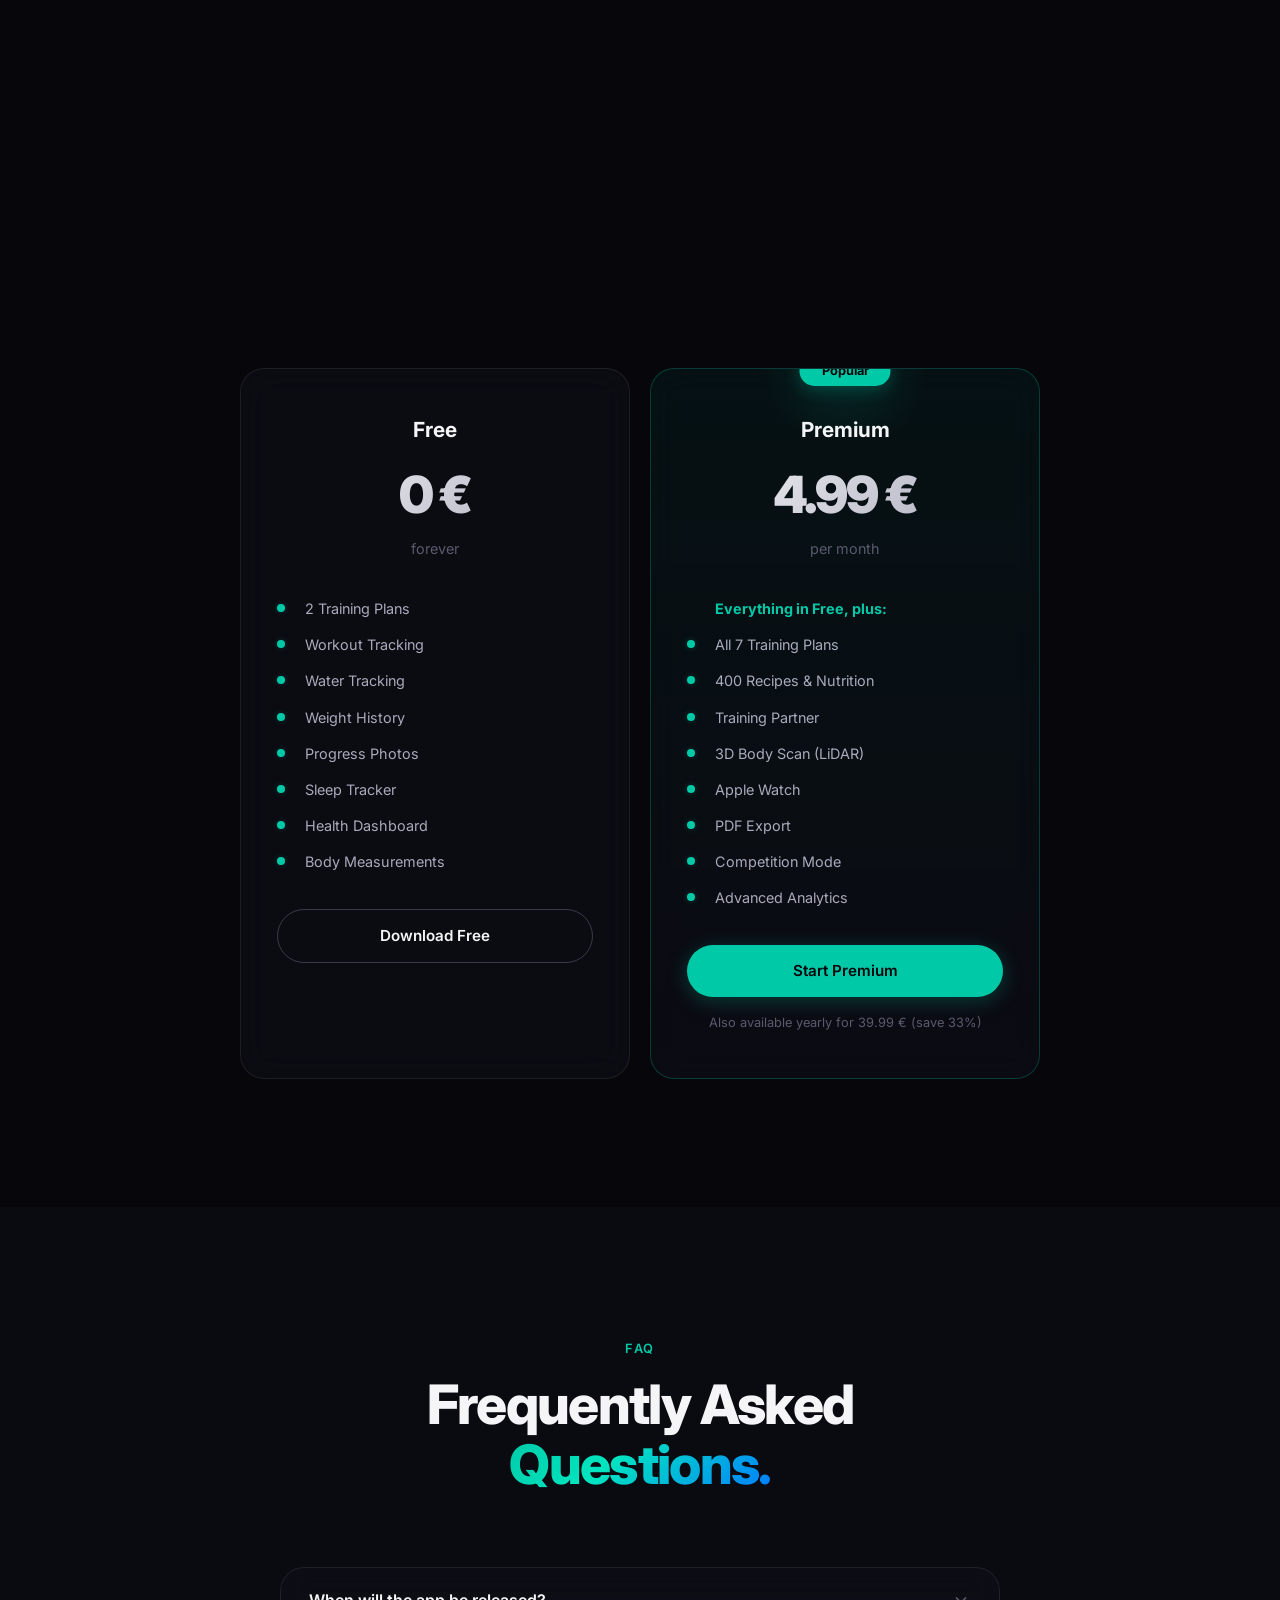
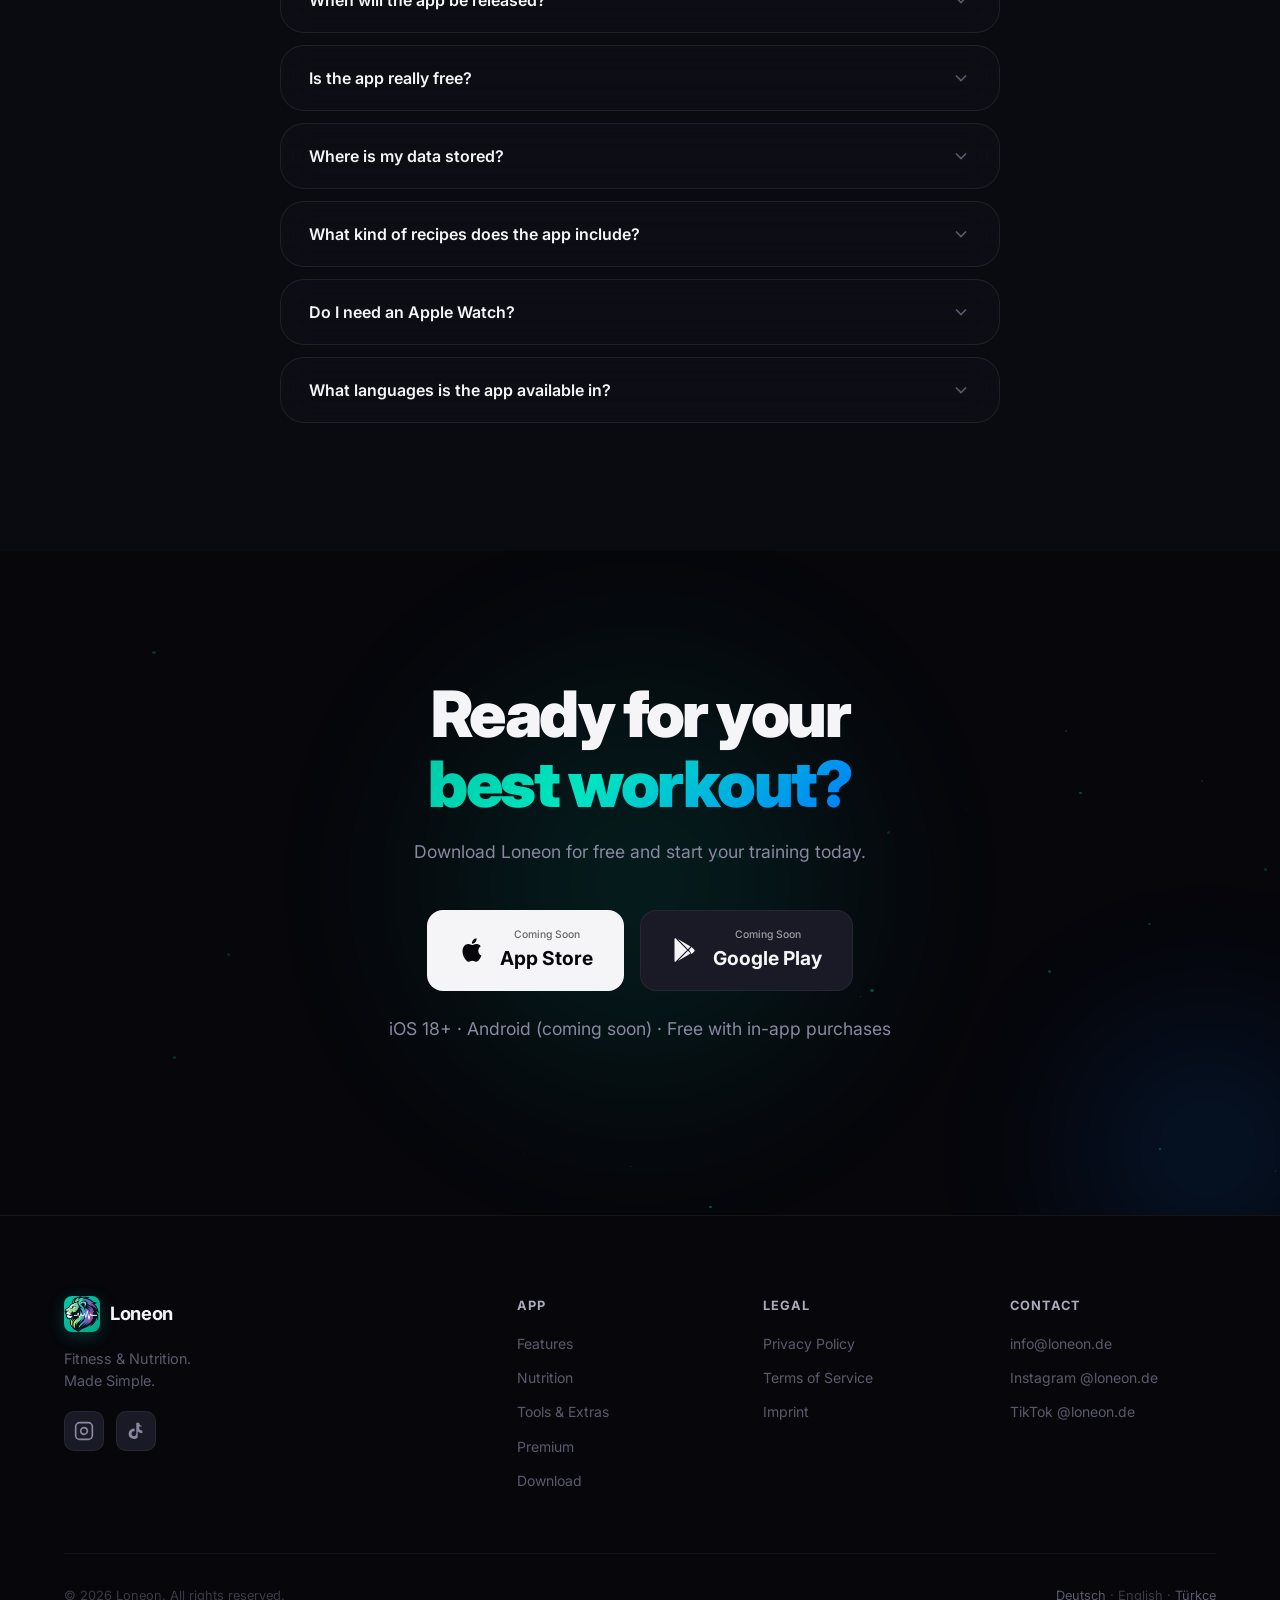
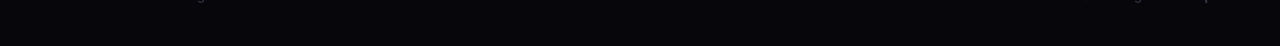
<file: _full_site/en.html>
<!DOCTYPE html>
<html lang="en">
<head>
    <meta charset="UTF-8">
    <meta name="viewport" content="width=device-width, initial-scale=1.0">
    <title>Loneon — Fitness & Nutrition App</title>
    <meta name="description" content="Loneon makes fitness simple. 204 exercises, 400 recipes, smart progression — all stored locally on your device. No ads, no tracking. For iPhone & Android.">
    <meta name="keywords" content="Fitness App, Nutrition, Training, Workout Tracker, Recipes, iPhone, Android, Apple Watch, Muscle Building, Weight Loss">
    <meta name="author" content="Loneon">
    <meta name="theme-color" content="#00C9A7">

    <!-- Open Graph -->
    <meta property="og:title" content="Loneon — Fitness & Nutrition App">
    <meta property="og:description" content="204 exercises, 400 recipes, smart progression. No ads, no tracking. iPhone & Android.">
    <meta property="og:type" content="website">
    <meta property="og:url" content="https://loneon.de/en.html">
    <meta property="og:image" content="https://loneon.de/img/og-image.png">

    <!-- Hreflang -->
    <link rel="alternate" hreflang="de" href="https://loneon.de/index.html">
    <link rel="alternate" hreflang="en" href="https://loneon.de/en.html">
    <link rel="alternate" hreflang="tr" href="https://loneon.de/tr.html">
    <link rel="alternate" hreflang="x-default" href="https://loneon.de/index.html">

    <!-- Fonts -->
    <link rel="preconnect" href="https://fonts.googleapis.com">
    <link rel="preconnect" href="https://fonts.gstatic.com" crossorigin>
    <link href="https://fonts.googleapis.com/css2?family=Inter:wght@400;500;600;700;800;900&display=swap" rel="stylesheet">

    <link rel="stylesheet" href="css/style.css">
    <link rel="icon" type="image/svg+xml" href="img/favicon.svg">
</head>
<body>

    <!-- Aurora Background -->
    <div class="aurora-bg" aria-hidden="true">
        <div class="aurora-blob aurora-blob-1"></div>
        <div class="aurora-blob aurora-blob-2"></div>
        <div class="aurora-blob aurora-blob-3"></div>
    </div>

    <!-- Navigation -->
    <nav class="nav" id="nav">
        <div class="nav-container">
            <a href="#" class="nav-logo">
                <img src="img/logo.png" alt="Loneon" class="nav-logo-icon" style="width:36px;height:36px;border-radius:8px;">
                <span>Loneon</span>
            </a>
            <div class="nav-links" id="navLinks">
                <a href="#features">Features</a>
                <a href="#ernaehrung">Nutrition</a>
                <a href="#gesundheit">Health</a>
                <a href="#tools">Tools</a>
                <a href="#datenschutz">Privacy</a>
                <a href="#premium">Premium</a>
                <a href="#faq">FAQ</a>
            </div>
            <div class="lang-switcher">
                <a href="index.html" class="lang-btn" title="Deutsch">🇩🇪 DE</a>
                <a href="en.html" class="lang-btn active" title="English">🇬🇧 EN</a>
                <a href="tr.html" class="lang-btn" title="Türkçe">🇹🇷 TR</a>
            </div>
            <a href="#download" class="nav-cta">
                <span>Download</span>
                <svg width="16" height="16" viewBox="0 0 24 24" fill="none" stroke="currentColor" stroke-width="2.5"><path d="M7 17l9.2-9.2M17 17V7H7"/></svg>
            </a>
            <button class="nav-toggle" id="navToggle" aria-label="Menu">
                <span></span><span></span><span></span>
            </button>
        </div>
    </nav>

    <!-- Mobile Menu Overlay -->
    <div class="mobile-menu" id="mobileMenu">
        <div class="mobile-menu-content">
            <a href="#features">Features</a>
            <a href="#ernaehrung">Nutrition</a>
            <a href="#gesundheit">Health</a>
            <a href="#tools">Tools</a>
            <a href="#datenschutz">Privacy</a>
            <a href="#premium">Premium</a>
            <a href="#faq">FAQ</a>
            <div class="lang-switcher">
                <a href="index.html" class="lang-btn" title="Deutsch">🇩🇪 DE</a>
                <a href="en.html" class="lang-btn active" title="English">🇬🇧 EN</a>
                <a href="tr.html" class="lang-btn" title="Türkçe">🇹🇷 TR</a>
            </div>
            <a href="#download" class="btn btn-primary mobile-menu-cta">Download Free</a>
        </div>
    </div>

    <!-- Hero -->
    <section class="hero">
        <div class="hero-bg">
            <div class="hero-gradient-orb hero-orb-1"></div>
            <div class="hero-gradient-orb hero-orb-2"></div>
            <div class="hero-grid-pattern"></div>
        </div>
        <div class="container">
            <div class="hero-content">
                <div class="hero-text">
                    <div class="hero-badge" data-reveal>
                        <span class="badge-pulse"></span>
                        <span>Coming Soon — iOS & Android</span>
                    </div>
                    <h1 data-reveal>Fitness.<br><span class="gradient-text-animated">Made Simple.</span></h1>
                    <p class="hero-subtitle" data-reveal>The fitness app that doesn't want your data. No account, no server, no tracking. Everything stays on your device.</p>
                    <div class="hero-actions" data-reveal>
                        <a href="#download" class="btn btn-primary btn-glow">
                            <svg width="18" height="18" viewBox="0 0 24 24" fill="none" stroke="currentColor" stroke-width="2.5"><path d="M21 15v4a2 2 0 01-2 2H5a2 2 0 01-2-2v-4"/><polyline points="7 10 12 15 17 10"/><line x1="12" y1="15" x2="12" y2="3"/></svg>
                            Download Free
                        </a>
                        <a href="#features" class="btn btn-ghost">
                            Learn More
                            <svg width="16" height="16" viewBox="0 0 24 24" fill="none" stroke="currentColor" stroke-width="2"><path d="M6 9l6 6 6-6"/></svg>
                        </a>
                    </div>
                    <div class="hero-stats" data-reveal>
                        <div class="stat">
                            <span class="stat-number" data-count="204">0</span>
                            <span class="stat-label">Exercises</span>
                        </div>
                        <div class="stat-divider"></div>
                        <div class="stat">
                            <span class="stat-number" data-count="400">0</span>
                            <span class="stat-label">Recipes</span>
                        </div>
                        <div class="stat-divider"></div>
                        <div class="stat">
                            <span class="stat-number" data-count="7">0</span>
                            <span class="stat-label">Plans</span>
                        </div>
                        <div class="stat-divider"></div>
                        <div class="stat">
                            <span class="stat-number">0</span>
                            <span class="stat-label">Ads</span>
                        </div>
                    </div>
                </div>
                <div class="hero-phone" data-reveal>
                    <div class="phone-frame">
                        <div class="phone-notch"></div>
                        <div class="phone-screen">
                            <div class="phone-demo">
                                <div class="demo-header">
                                    <span class="demo-greeting">Good Evening</span>
                                    <span class="demo-icon">&#x1F3CB;&#xFE0F;</span>
                                </div>
                                <div class="demo-card">
                                    <div class="demo-card-title">Today's Workout</div>
                                    <div class="demo-card-subtitle">Push Day — Chest & Shoulders</div>
                                    <div class="demo-exercises">
                                        <div class="demo-exercise"><span class="demo-dot"></span>Bench Press <span class="demo-sets">4x8</span></div>
                                        <div class="demo-exercise"><span class="demo-dot"></span>Incline DB Press <span class="demo-sets">3x10</span></div>
                                        <div class="demo-exercise"><span class="demo-dot"></span>Shoulder Press <span class="demo-sets">4x8</span></div>
                                        <div class="demo-exercise"><span class="demo-dot"></span>Lateral Raises <span class="demo-sets">3x12</span></div>
                                    </div>
                                    <div class="demo-btn">Start Workout</div>
                                </div>
                                <div class="demo-streak">
                                    <div class="demo-streak-label">Streak</div>
                                    <div class="demo-streak-value">12 Days</div>
                                </div>
                            </div>
                        </div>
                    </div>
                    <div class="phone-glow"></div>
                    <div class="phone-reflection"></div>
                </div>
            </div>
        </div>
        <div class="hero-scroll">
            <div class="scroll-indicator">
                <div class="scroll-dot"></div>
            </div>
        </div>
    </section>

    <!-- Trust Bar -->
    <section class="trust">
        <div class="container">
            <div class="trust-items">
                <div class="trust-item" data-reveal>
                    <svg width="20" height="20" viewBox="0 0 24 24" fill="none" stroke="currentColor" stroke-width="2"><path d="M12 22s8-4 8-10V5l-8-3-8 3v7c0 6 8 10 8 10z"/></svg>
                    <span>100% Local</span>
                </div>
                <div class="trust-item" data-reveal>
                    <svg width="20" height="20" viewBox="0 0 24 24" fill="none" stroke="currentColor" stroke-width="2"><rect x="3" y="11" width="18" height="11" rx="2" ry="2"/><path d="M7 11V7a5 5 0 0110 0v4"/></svg>
                    <span>GDPR Compliant</span>
                </div>
                <div class="trust-item" data-reveal>
                    <svg width="20" height="20" viewBox="0 0 24 24" fill="none" stroke="currentColor" stroke-width="2"><circle cx="12" cy="12" r="10"/><path d="M12 8v4l3 3"/></svg>
                    <span>No Ads</span>
                </div>
                <div class="trust-item" data-reveal>
                    <svg width="20" height="20" viewBox="0 0 24 24" fill="none" stroke="currentColor" stroke-width="2"><path d="M20.84 4.61a5.5 5.5 0 00-7.78 0L12 5.67l-1.06-1.06a5.5 5.5 0 00-7.78 7.78l1.06 1.06L12 21.23l7.78-7.78 1.06-1.06a5.5 5.5 0 000-7.78z"/></svg>
                    <span>Made in Germany</span>
                </div>
            </div>
        </div>
    </section>

    <!-- Languages Badge -->
    <section class="languages-section">
        <div class="container">
            <div class="languages-banner glass-card" data-reveal>
                <div class="languages-icon">
                    <svg width="28" height="28" viewBox="0 0 24 24" fill="none" stroke="currentColor" stroke-width="2"><circle cx="12" cy="12" r="10"/><line x1="2" y1="12" x2="22" y2="12"/><path d="M12 2a15.3 15.3 0 014 10 15.3 15.3 0 01-4 10 15.3 15.3 0 01-4-10 15.3 15.3 0 014-10z"/></svg>
                </div>
                <div class="languages-text">
                    <h3>Available in 3 Languages</h3>
                    <p>All exercises, recipes and the entire app — in your language.</p>
                </div>
                <div class="languages-flags">
                    <div class="lang-flag">
                        <span class="flag-emoji">&#x1F1E9;&#x1F1EA;</span>
                        <span>Deutsch</span>
                    </div>
                    <div class="lang-flag">
                        <span class="flag-emoji">&#x1F1EC;&#x1F1E7;</span>
                        <span>English</span>
                    </div>
                    <div class="lang-flag">
                        <span class="flag-emoji">&#x1F1F9;&#x1F1F7;</span>
                        <span>Türkçe</span>
                    </div>
                </div>
            </div>
        </div>
    </section>

    <!-- Features: Training -->
    <section class="section" id="features">
        <div class="container">
            <div class="section-header" data-reveal>
                <span class="section-tag">Training</span>
                <h2>Your Workout.<br><span class="gradient-text">Perfectly Managed.</span></h2>
                <p>From smart progression to rest timers — everything you need at the gym.</p>
            </div>

            <div class="bento-grid">
                <div class="bento-card bento-card-hero glass-card" data-reveal>
                    <div class="bento-card-glow"></div>
                    <div class="feature-icon feature-icon-lg">
                        <svg width="32" height="32" viewBox="0 0 24 24" fill="none" stroke="currentColor" stroke-width="2"><path d="M6.5 6.5h11v11h-11z"/><path d="M6.5 1v4M17.5 1v4M1 6.5h4M19 6.5h4M6.5 19v4M17.5 19v4M1 17.5h4M19 17.5h4"/></svg>
                    </div>
                    <h3>Smart Progression</h3>
                    <p>The app analyzes your performance and automatically suggests when to increase weight. Double progression with plateau detection and deload suggestions.</p>
                </div>

                <div class="bento-card glass-card" data-reveal>
                    <div class="feature-icon mint">
                        <svg width="24" height="24" viewBox="0 0 24 24" fill="none" stroke="currentColor" stroke-width="2"><circle cx="12" cy="12" r="10"/><polyline points="12 6 12 12 16 14"/></svg>
                    </div>
                    <h3>Rest Timer</h3>
                    <p>Automatic countdown with progress ring. +30 sec button when you need more time.</p>
                </div>

                <div class="bento-card glass-card" data-reveal>
                    <div class="feature-icon blue">
                        <svg width="24" height="24" viewBox="0 0 24 24" fill="none" stroke="currentColor" stroke-width="2"><path d="M16 4h2a2 2 0 012 2v14a2 2 0 01-2 2H6a2 2 0 01-2-2V6a2 2 0 012-2h2"/><rect x="8" y="2" width="8" height="4" rx="1" ry="1"/></svg>
                    </div>
                    <h3>204 Exercises</h3>
                    <p>Detailed instructions, 6 steps, common mistakes and YouTube video per exercise.</p>
                </div>

                <div class="bento-card glass-card" data-reveal>
                    <div class="feature-icon purple">
                        <svg width="24" height="24" viewBox="0 0 24 24" fill="none" stroke="currentColor" stroke-width="2"><path d="M3 12h4l3-9 4 18 3-9h4"/></svg>
                    </div>
                    <h3>RPE Tracking</h3>
                    <p>Rate every set with RPE 6-10. This helps the app manage your volume perfectly.</p>
                </div>

                <div class="bento-card glass-card" data-reveal>
                    <div class="feature-icon orange">
                        <svg width="24" height="24" viewBox="0 0 24 24" fill="none" stroke="currentColor" stroke-width="2"><path d="M17 21v-2a4 4 0 00-4-4H5a4 4 0 00-4 4v2"/><circle cx="9" cy="7" r="4"/><path d="M23 21v-2a4 4 0 00-3-3.87"/><path d="M16 3.13a4 4 0 010 7.75"/></svg>
                    </div>
                    <h3>Gym / Home</h3>
                    <p>One toggle automatically swaps all gym exercises for bodyweight alternatives.</p>
                </div>

                <div class="bento-card glass-card" data-reveal>
                    <div class="feature-icon red">
                        <svg width="24" height="24" viewBox="0 0 24 24" fill="none" stroke="currentColor" stroke-width="2"><polygon points="12 2 15.09 8.26 22 9.27 17 14.14 18.18 21.02 12 17.77 5.82 21.02 7 14.14 2 9.27 8.91 8.26 12 2"/></svg>
                    </div>
                    <h3>7 Plans</h3>
                    <p>Full body, upper/lower, PPL, bro split, antagonist — or create your own plan.</p>
                </div>

                <div class="bento-card glass-card" data-reveal>
                    <div class="feature-icon mint">
                        <svg width="24" height="24" viewBox="0 0 24 24" fill="none" stroke="currentColor" stroke-width="2"><path d="M12 2v4M12 18v4M4.93 4.93l2.83 2.83M16.24 16.24l2.83 2.83M2 12h4M18 12h4M4.93 19.07l2.83-2.83M16.24 7.76l2.83-2.83"/></svg>
                    </div>
                    <h3>Warm-Up Sets</h3>
                    <p>Automatically calculated: 40% → 60% → 75% → 90% of your working weight.</p>
                </div>

                <div class="bento-card glass-card" data-reveal>
                    <div class="feature-icon blue">
                        <svg width="24" height="24" viewBox="0 0 24 24" fill="none" stroke="currentColor" stroke-width="2"><path d="M4 15s1-1 4-1 5 2 8 2 4-1 4-1V3s-1 1-4 1-5-2-8-2-4 1-4 1z"/><line x1="4" y1="22" x2="4" y2="15"/></svg>
                    </div>
                    <h3>Machine Taken?</h3>
                    <p>Machine occupied? Instantly get an alternative from the database or move it to the end.</p>
                </div>

                <div class="bento-card glass-card" data-reveal>
                    <div class="feature-icon orange">
                        <svg width="24" height="24" viewBox="0 0 24 24" fill="none" stroke="currentColor" stroke-width="2"><path d="M22 12h-4l-3 9L9 3l-3 9H2"/></svg>
                    </div>
                    <h3>Cardio Warm-Up</h3>
                    <p>5 machines, individual timer, motivational messages.</p>
                </div>

                <div class="bento-card glass-card" data-reveal>
                    <div class="feature-icon purple">
                        <svg width="24" height="24" viewBox="0 0 24 24" fill="none" stroke="currentColor" stroke-width="2"><path d="M8 6h13M8 12h13M8 18h13M3 6h.01M3 12h.01M3 18h.01"/></svg>
                    </div>
                    <h3>Superset Support</h3>
                    <p>Supersets, drop sets, AMRAP directly in your workout.</p>
                </div>

                <div class="bento-card glass-card" data-reveal>
                    <div class="feature-icon mint">
                        <svg width="24" height="24" viewBox="0 0 24 24" fill="none" stroke="currentColor" stroke-width="2"><path d="M11 4H4a2 2 0 00-2 2v14a2 2 0 002 2h14a2 2 0 002-2v-7"/><path d="M18.5 2.5a2.121 2.121 0 013 3L12 15l-4 1 1-4 9.5-9.5z"/></svg>
                    </div>
                    <h3>Workout Notes</h3>
                    <p>Save notes per workout — for next time.</p>
                </div>

                <div class="bento-card glass-card" data-reveal>
                    <div class="feature-icon red">
                        <svg width="24" height="24" viewBox="0 0 24 24" fill="none" stroke="currentColor" stroke-width="2"><path d="M4 12v8a2 2 0 002 2h12a2 2 0 002-2v-8"/><polyline points="16 6 12 2 8 6"/><line x1="12" y1="2" x2="12" y2="15"/></svg>
                    </div>
                    <h3>Confetti & Share</h3>
                    <p>Shareable stats card at the end of every workout.</p>
                </div>
            </div>
        </div>
    </section>

    <!-- Feature Highlight: Workout -->
    <section class="section section-alt">
        <div class="container">
            <div class="highlight-grid">
                <div class="highlight-phone" data-reveal>
                    <div class="phone-frame phone-frame-sm">
                        <div class="phone-notch"></div>
                        <div class="phone-screen">
                            <div class="phone-demo">
                                <div class="demo-workout-header">
                                    <div class="demo-ex-count">3/6</div>
                                    <div class="demo-ex-name">Bench Press</div>
                                    <div class="demo-ex-info">Set 2 of 4</div>
                                </div>
                                <div class="demo-set-circles">
                                    <div class="demo-circle done"></div>
                                    <div class="demo-circle active"></div>
                                    <div class="demo-circle"></div>
                                    <div class="demo-circle"></div>
                                </div>
                                <div class="demo-weight-display">
                                    <div class="demo-weight-label">Weight</div>
                                    <div class="demo-weight-value">82.5 kg</div>
                                    <div class="demo-weight-hint">+2.5 kg</div>
                                </div>
                                <div class="demo-reps-display">
                                    <div class="demo-reps-btn">-</div>
                                    <div class="demo-reps-value">8</div>
                                    <div class="demo-reps-btn">+</div>
                                </div>
                                <div class="demo-complete-btn">Complete Set</div>
                            </div>
                        </div>
                    </div>
                </div>
                <div class="highlight-text" data-reveal>
                    <span class="section-tag">Active Workout</span>
                    <h2>Focus on your training.<br>The app handles the rest.</h2>
                    <ul class="highlight-list">
                        <li>Weight suggestions based on your last performance</li>
                        <li>Machine taken? Alternatives from the database or move exercise to the end</li>
                        <li>Mini player for Apple Music & Spotify</li>
                        <li>Confetti + shareable stats card at the end</li>
                        <li>Warm-up sets automatically calculated (40% to 90%)</li>
                    </ul>
                </div>
            </div>
        </div>
    </section>

    <!-- AI Coach -->
    <section class="section" id="ki-coach">
        <div class="container">
            <div class="highlight-grid highlight-grid-reverse">
                <div class="highlight-text" data-reveal>
                    <span class="section-tag">AI Coach</span>
                    <h2>Your personal<br><span class="gradient-text">AI trainer.</span></h2>
                    <p>Your intelligent AI companion for training, nutrition and recovery.</p>
                    <ul class="highlight-list">
                        <li>Personalized training and nutrition tips</li>
                        <li>Questions about exercise technique, nutrition, recovery</li>
                        <li>Learns your goals and adapts answers</li>
                        <li>Always available — right in the app</li>
                    </ul>
                </div>
                <div class="highlight-phone" data-reveal>
                    <div class="phone-frame phone-frame-sm">
                        <div class="phone-notch"></div>
                        <div class="phone-screen">
                            <div class="phone-demo">
                                <div class="demo-header">
                                    <span class="demo-greeting">AI Coach</span>
                                    <span class="demo-icon">&#x1F916;</span>
                                </div>
                                <div class="demo-card">
                                    <div class="demo-card-title">AI Coach</div>
                                    <div class="demo-card-subtitle">Ask me anything about fitness</div>
                                    <div class="demo-exercises">
                                        <div class="demo-exercise"><span class="demo-dot"></span>How to improve my bench press?</div>
                                        <div class="demo-exercise"><span class="demo-dot"></span>Post-workout nutrition tips</div>
                                        <div class="demo-exercise"><span class="demo-dot"></span>Recovery after leg day</div>
                                    </div>
                                </div>
                            </div>
                        </div>
                    </div>
                </div>
            </div>
        </div>
    </section>

    <!-- Nutrition -->
    <section class="section" id="ernaehrung">
        <div class="container">
            <div class="section-header" data-reveal>
                <span class="section-tag">Nutrition</span>
                <h2>400 Recipes.<br><span class="gradient-text">For Every Goal.</span></h2>
                <p>Bulking, cutting, vegan, vegetarian — The meal plan adapts to your goal.</p>
            </div>

            <div class="nutrition-grid">
                <div class="nutrition-card glass-card" data-reveal>
                    <div class="nutrition-emoji">&#x1F957;</div>
                    <h3>Weekly Plans</h3>
                    <p>4 meals per day, perfectly matched to your calories and macros.</p>
                </div>
                <div class="nutrition-card glass-card" data-reveal>
                    <div class="nutrition-emoji">&#x1F6D2;</div>
                    <h3>Shopping List</h3>
                    <p>Sorted by supermarket aisles. For today, the week or the rest of the week.</p>
                </div>
                <div class="nutrition-card glass-card" data-reveal>
                    <div class="nutrition-emoji">&#x1F4F7;</div>
                    <h3>AI Food Scanner</h3>
                    <p>Take a photo, recognize food, get nutritional values. Or scan by barcode.</p>
                </div>
                <div class="nutrition-card glass-card" data-reveal>
                    <div class="nutrition-emoji">&#x1F468;&#x200D;&#x1F373;</div>
                    <h3>Custom Recipes</h3>
                    <p>Create and save your own recipes with ingredients and macros.</p>
                </div>
                <div class="nutrition-card glass-card" data-reveal>
                    <div class="nutrition-emoji">&#x2615;</div>
                    <h3>Thermomix Export</h3>
                    <p>Every recipe with Thermomix variant. Share directly via Share Sheet.</p>
                </div>
                <div class="nutrition-card glass-card" data-reveal>
                    <div class="nutrition-emoji">&#x1F4CA;</div>
                    <h3>Food Diary</h3>
                    <p>Track what you actually eat. Daily overview with calories and macros.</p>
                </div>

                <div class="nutrition-card glass-card" data-reveal>
                    <div class="nutrition-emoji">&#x1F4F1;</div>
                    <h3>Barcode Scanner</h3>
                    <p>Scan any supermarket product and instantly get nutritional values.</p>
                </div>

                <div class="nutrition-card glass-card" data-reveal>
                    <div class="nutrition-emoji">&#x1F964;</div>
                    <h3>Protein Shake Builder</h3>
                    <p>Your shake, your ingredients, perfect macros.</p>
                </div>

                <div class="nutrition-card glass-card" data-reveal>
                    <div class="nutrition-emoji">&#x1F48A;</div>
                    <h3>Supplement Tracker</h3>
                    <p>Track all your supplements — daily intake, reminders, history.</p>
                </div>

                <div class="nutrition-card glass-card" data-reveal>
                    <div class="nutrition-emoji">&#x1F525;</div>
                    <h3>Creatine Plan</h3>
                    <p>Loading phase, maintenance, cycling — auto-calculated. With daily tracker and progress display.</p>
                </div>

                <div class="nutrition-card glass-card" data-reveal>
                    <div class="nutrition-emoji">&#x1F4A7;</div>
                    <h3>Water Tracking</h3>
                    <p>Daily water goal with +100ml, +250ml, +500ml buttons.</p>
                </div>
            </div>
        </div>
    </section>

    <!-- Health -->
    <section class="section section-alt" id="gesundheit">
        <div class="container">
            <div class="section-header" data-reveal>
                <span class="section-tag">Health</span>
                <h2>Your Body.<br><span class="gradient-text">At a Glance.</span></h2>
                <p>From progress photos to 3D body scans — everything in one place.</p>
            </div>

            <div class="health-grid">
                <div class="health-item glass-card" data-reveal>
                    <div class="health-icon">
                        <svg width="22" height="22" viewBox="0 0 24 24" fill="none" stroke="currentColor" stroke-width="2"><path d="M20.84 4.61a5.5 5.5 0 00-7.78 0L12 5.67l-1.06-1.06a5.5 5.5 0 00-7.78 7.78l1.06 1.06L12 21.23l7.78-7.78 1.06-1.06a5.5 5.5 0 000-7.78z"/></svg>
                    </div>
                    <div>
                        <h4>Health Dashboard</h4>
                        <p>Steps, calories, heart rate, SpO2, temperature — all from HealthKit</p>
                    </div>
                </div>
                <div class="health-item glass-card" data-reveal>
                    <div class="health-icon">
                        <svg width="22" height="22" viewBox="0 0 24 24" fill="none" stroke="currentColor" stroke-width="2"><path d="M23 19a2 2 0 01-2 2H3a2 2 0 01-2-2V8a2 2 0 012-2h4l2-3h6l2 3h4a2 2 0 012 2z"/><circle cx="12" cy="13" r="4"/></svg>
                    </div>
                    <div>
                        <h4>Progress Photos</h4>
                        <p>Before/after slider, media library with timeline</p>
                    </div>
                </div>
                <div class="health-item glass-card" data-reveal>
                    <div class="health-icon">
                        <svg width="22" height="22" viewBox="0 0 24 24" fill="none" stroke="currentColor" stroke-width="2"><path d="M21 16V8a2 2 0 00-1-1.73l-7-4a2 2 0 00-2 0l-7 4A2 2 0 003 8v8a2 2 0 001 1.73l7 4a2 2 0 002 0l7-4A2 2 0 0021 16z"/></svg>
                    </div>
                    <div>
                        <h4>3D Body Scan</h4>
                        <p>LiDAR measures 9 body circumferences automatically — no tape measure needed</p>
                    </div>
                </div>
                <div class="health-item glass-card" data-reveal>
                    <div class="health-icon">
                        <svg width="22" height="22" viewBox="0 0 24 24" fill="none" stroke="currentColor" stroke-width="2"><path d="M18 20V10"/><path d="M12 20V4"/><path d="M6 20v-6"/></svg>
                    </div>
                    <div>
                        <h4>Weight History</h4>
                        <p>7-day average, trend charts, weight forecast</p>
                    </div>
                </div>
                <div class="health-item glass-card" data-reveal>
                    <div class="health-icon">
                        <svg width="22" height="22" viewBox="0 0 24 24" fill="none" stroke="currentColor" stroke-width="2"><path d="M17 18a5 5 0 00-10 0"/><line x1="12" y1="2" x2="12" y2="9"/><line x1="4.22" y1="10.22" x2="5.64" y2="11.64"/><line x1="1" y1="18" x2="3" y2="18"/><line x1="21" y1="18" x2="23" y2="18"/><line x1="18.36" y1="11.64" x2="19.78" y2="10.22"/></svg>
                    </div>
                    <div>
                        <h4>Sleep Tracker</h4>
                        <p>Sleep quality, weekly chart, manual entry or HealthKit</p>
                    </div>
                </div>
                <div class="health-item glass-card" data-reveal>
                    <div class="health-icon">
                        <svg width="22" height="22" viewBox="0 0 24 24" fill="none" stroke="currentColor" stroke-width="2"><rect x="1" y="5" width="22" height="14" rx="7" ry="7"/><circle cx="8" cy="12" r="3"/></svg>
                    </div>
                    <div>
                        <h4>Apple Watch</h4>
                        <p>Workout control, set logging, water & weight quick log</p>
                    </div>
                </div>

                <div class="health-item glass-card" data-reveal>
                    <div class="health-icon">
                        <svg width="22" height="22" viewBox="0 0 24 24" fill="none" stroke="currentColor" stroke-width="2"><path d="M16 21v-2a4 4 0 00-4-4H5a4 4 0 00-4 4v2"/><circle cx="8.5" cy="7" r="4"/><line x1="20" y1="8" x2="20" y2="14"/><line x1="23" y1="11" x2="17" y2="11"/></svg>
                    </div>
                    <div>
                        <h4>Body Measurements</h4>
                        <p>9 measurement points: chest, biceps, waist, hips, thighs and more</p>
                    </div>
                </div>

                <div class="health-item glass-card" data-reveal>
                    <div class="health-icon">
                        <svg width="22" height="22" viewBox="0 0 24 24" fill="none" stroke="currentColor" stroke-width="2"><line x1="12" y1="20" x2="12" y2="10"/><line x1="18" y1="20" x2="18" y2="4"/><line x1="6" y1="20" x2="6" y2="16"/></svg>
                    </div>
                    <div>
                        <h4>Weight Forecast</h4>
                        <p>When will you reach your target weight? Calculated based on your trend</p>
                    </div>
                </div>

                <div class="health-item glass-card" data-reveal>
                    <div class="health-icon">
                        <svg width="22" height="22" viewBox="0 0 24 24" fill="none" stroke="currentColor" stroke-width="2"><circle cx="12" cy="12" r="10"/><path d="M8 14s1.5 2 4 2 4-2 4-2"/><line x1="9" y1="9" x2="9.01" y2="9"/><line x1="15" y1="9" x2="15.01" y2="9"/></svg>
                    </div>
                    <div>
                        <h4>Body Fat Calculator</h4>
                        <p>Navy method: Just measure neck, waist, (hips)</p>
                    </div>
                </div>

                <div class="health-item glass-card" data-reveal>
                    <div class="health-icon">
                        <svg width="22" height="22" viewBox="0 0 24 24" fill="none" stroke="currentColor" stroke-width="2"><rect x="5" y="2" width="14" height="20" rx="7" ry="7"/><path d="M12 18h.01"/></svg>
                    </div>
                    <div>
                        <h4>Live Activity</h4>
                        <p>Dynamic Island & Lock Screen show your active workout</p>
                    </div>
                </div>

                <div class="health-item glass-card" data-reveal>
                    <div class="health-icon">
                        <svg width="22" height="22" viewBox="0 0 24 24" fill="none" stroke="currentColor" stroke-width="2"><path d="M21.5 2v6h-6M2.5 22v-6h6M2 11.5a10 10 0 0118.8-4.3M22 12.5a10 10 0 01-18.8 4.2"/></svg>
                    </div>
                    <div>
                        <h4>iCloud Sync</h4>
                        <p>All data automatically synced across all your devices</p>
                    </div>
                </div>
            </div>
        </div>
    </section>

    <!-- Marquee -->
    <section class="marquee-section">
        <div class="marquee">
            <div class="marquee-content">
                <span>Interval Timer</span>
                <span class="marquee-dot"></span>
                <span>Stretching Routines</span>
                <span class="marquee-dot"></span>
                <span>Habit Tracker</span>
                <span class="marquee-dot"></span>
                <span>AI Coach</span>
                <span class="marquee-dot"></span>
                <span>Gym Finder</span>
                <span class="marquee-dot"></span>
                <span>PDF Export</span>
                <span class="marquee-dot"></span>
                <span>Competition Mode</span>
                <span class="marquee-dot"></span>
                <span>Training Partner</span>
                <span class="marquee-dot"></span>
                <span>4 Widgets</span>
                <span class="marquee-dot"></span>
                <span>Body Fat Calculator</span>
                <span class="marquee-dot"></span>
                <span>1RM Calculator</span>
                <span class="marquee-dot"></span>
                <span>Plate Calculator</span>
                <span class="marquee-dot"></span>
                <span>Interval Timer</span>
                <span class="marquee-dot"></span>
                <span>Stretching Routines</span>
                <span class="marquee-dot"></span>
                <span>Habit Tracker</span>
                <span class="marquee-dot"></span>
                <span>AI Coach</span>
                <span class="marquee-dot"></span>
                <span>Gym Finder</span>
                <span class="marquee-dot"></span>
                <span>PDF Export</span>
                <span class="marquee-dot"></span>
                <span>Competition Mode</span>
                <span class="marquee-dot"></span>
                <span>Training Partner</span>
                <span class="marquee-dot"></span>
                <span>4 Widgets</span>
                <span class="marquee-dot"></span>
                <span>Body Fat Calculator</span>
                <span class="marquee-dot"></span>
                <span>1RM Calculator</span>
                <span class="marquee-dot"></span>
                <span>Plate Calculator</span>
                <span class="marquee-dot"></span>
            </div>
        </div>
    </section>

    <!-- Tools & Extras -->
    <section class="section" id="tools">
        <div class="container">
            <div class="section-header" data-reveal>
                <span class="section-tag">Tools</span>
                <h2>Tools & Extras.<br><span class="gradient-text">For Power Users.</span></h2>
                <p>Calculators, timers, trackers — everything advanced athletes need.</p>
            </div>

            <div class="tools-grid">
                <div class="tool-card glass-card" data-reveal>
                    <div class="tool-emoji">&#x1F4AA;</div>
                    <h4>1RM Calculator</h4>
                    <p>Epley, Brzycki, Lombardi — calculate your one rep max</p>
                </div>
                <div class="tool-card glass-card" data-reveal>
                    <div class="tool-emoji">&#x1F3CB;&#xFE0F;</div>
                    <h4>Plate Calculator</h4>
                    <p>Which plates on the bar? Visually calculated</p>
                </div>
                <div class="tool-card glass-card" data-reveal>
                    <div class="tool-emoji">&#x1F4CA;</div>
                    <h4>Volume per Muscle Group</h4>
                    <p>Track weekly sets per muscle — train optimally</p>
                </div>
                <div class="tool-card glass-card" data-reveal>
                    <div class="tool-emoji">&#x1F4C5;</div>
                    <h4>Periodization</h4>
                    <p>Mesocycle planning: hypertrophy, strength, peaking, deload</p>
                </div>
                <div class="tool-card glass-card" data-reveal>
                    <div class="tool-emoji">&#x23F1;&#xFE0F;</div>
                    <h4>Interval Timer</h4>
                    <p>Tabata, HIIT, EMOM — visual countdown with phases</p>
                </div>
                <div class="tool-card glass-card" data-reveal>
                    <div class="tool-emoji">&#x1F9D8;</div>
                    <h4>Stretching Routines</h4>
                    <p>Pre-workout, post-workout, morning routine — guided with timer</p>
                </div>
                <div class="tool-card glass-card" data-reveal>
                    <div class="tool-emoji">&#x2705;</div>
                    <h4>Habit Tracker</h4>
                    <p>Track daily habits: sleep, water, supplements</p>
                </div>
                <div class="tool-card glass-card" data-reveal>
                    <div class="tool-emoji">&#x1F4C4;</div>
                    <h4>PDF Export</h4>
                    <p>Generate and share 4-week reports as PDF</p>
                </div>
                <div class="tool-card glass-card" data-reveal>
                    <div class="tool-emoji">&#x1F3AF;</div>
                    <h4>Coach Mode</h4>
                    <p>Create plans for your clients and share them</p>
                </div>
                <div class="tool-card glass-card" data-reveal>
                    <div class="tool-emoji">&#x1F3B5;</div>
                    <h4>Workout Music</h4>
                    <p>BPM guide for each training phase + Spotify/Apple Music</p>
                </div>
                <div class="tool-card glass-card" data-reveal>
                    <div class="tool-emoji">&#x1F4CD;</div>
                    <h4>Gym Finder</h4>
                    <p>Find gyms near you</p>
                </div>
                <div class="tool-card glass-card" data-reveal>
                    <div class="tool-emoji">&#x1F91D;</div>
                    <h4>Training Partner</h4>
                    <p>Train with friends — share workouts via iCloud</p>
                </div>
                <div class="tool-card glass-card" data-reveal>
                    <div class="tool-emoji">&#x1F4F1;</div>
                    <h4>4 Widgets</h4>
                    <p>Training, water, streak, calories — right on your home screen</p>
                </div>
            </div>
        </div>
    </section>

    <!-- Privacy -->
    <section class="section" id="datenschutz">
        <div class="container">
            <div class="section-header" data-reveal>
                <span class="section-tag">Our Promise</span>
                <h2>We don't want<br><span class="gradient-text">your data.</span></h2>
                <p>Other fitness apps make money with your data. We don't. Loneon has no server, no database, no account. Your smartphone is the only place where your data exists.</p>
            </div>

            <div class="privacy-compare" data-reveal>
                <div class="compare-card compare-others glass-card">
                    <h3>Other Fitness Apps</h3>
                    <div class="compare-list">
                        <div class="compare-item bad">
                            <div class="compare-icon-bad">
                                <svg width="14" height="14" viewBox="0 0 24 24" fill="none" stroke="currentColor" stroke-width="3"><line x1="18" y1="6" x2="6" y2="18"/><line x1="6" y1="6" x2="18" y2="18"/></svg>
                            </div>
                            <span>Account with email & password</span>
                        </div>
                        <div class="compare-item bad">
                            <div class="compare-icon-bad">
                                <svg width="14" height="14" viewBox="0 0 24 24" fill="none" stroke="currentColor" stroke-width="3"><line x1="18" y1="6" x2="6" y2="18"/><line x1="6" y1="6" x2="18" y2="18"/></svg>
                            </div>
                            <span>Data on third-party servers</span>
                        </div>
                        <div class="compare-item bad">
                            <div class="compare-icon-bad">
                                <svg width="14" height="14" viewBox="0 0 24 24" fill="none" stroke="currentColor" stroke-width="3"><line x1="18" y1="6" x2="6" y2="18"/><line x1="6" y1="6" x2="18" y2="18"/></svg>
                            </div>
                            <span>Firebase, Google Analytics, tracking</span>
                        </div>
                        <div class="compare-item bad">
                            <div class="compare-icon-bad">
                                <svg width="14" height="14" viewBox="0 0 24 24" fill="none" stroke="currentColor" stroke-width="3"><line x1="18" y1="6" x2="6" y2="18"/><line x1="6" y1="6" x2="18" y2="18"/></svg>
                            </div>
                            <span>Ads or data selling</span>
                        </div>
                        <div class="compare-item bad">
                            <div class="compare-icon-bad">
                                <svg width="14" height="14" viewBox="0 0 24 24" fill="none" stroke="currentColor" stroke-width="3"><line x1="18" y1="6" x2="6" y2="18"/><line x1="6" y1="6" x2="18" y2="18"/></svg>
                            </div>
                            <span>Data leaks & hacks possible</span>
                        </div>
                    </div>
                </div>
                <div class="compare-card compare-loneon glass-card">
                    <div class="compare-badge">Loneon</div>
                    <h3>Loneon</h3>
                    <div class="compare-list">
                        <div class="compare-item good">
                            <div class="compare-icon-good">
                                <svg width="14" height="14" viewBox="0 0 24 24" fill="none" stroke="currentColor" stroke-width="3"><polyline points="20 6 9 17 4 12"/></svg>
                            </div>
                            <span>No account, no login</span>
                        </div>
                        <div class="compare-item good">
                            <div class="compare-icon-good">
                                <svg width="14" height="14" viewBox="0 0 24 24" fill="none" stroke="currentColor" stroke-width="3"><polyline points="20 6 9 17 4 12"/></svg>
                            </div>
                            <span>All data only on your device</span>
                        </div>
                        <div class="compare-item good">
                            <div class="compare-icon-good">
                                <svg width="14" height="14" viewBox="0 0 24 24" fill="none" stroke="currentColor" stroke-width="3"><polyline points="20 6 9 17 4 12"/></svg>
                            </div>
                            <span>Zero analytics, zero trackers</span>
                        </div>
                        <div class="compare-item good">
                            <div class="compare-icon-good">
                                <svg width="14" height="14" viewBox="0 0 24 24" fill="none" stroke="currentColor" stroke-width="3"><polyline points="20 6 9 17 4 12"/></svg>
                            </div>
                            <span>No ads, no data selling</span>
                        </div>
                        <div class="compare-item good">
                            <div class="compare-icon-good">
                                <svg width="14" height="14" viewBox="0 0 24 24" fill="none" stroke="currentColor" stroke-width="3"><polyline points="20 6 9 17 4 12"/></svg>
                            </div>
                            <span>No server = nothing to hack</span>
                        </div>
                    </div>
                </div>
            </div>

            <div class="privacy-detail">
                <div class="privacy-text" data-reveal>
                    <h2>Why no server?</h2>
                    <p>Because we don't need one. Your smartphone is fast enough to compute everything locally. Training plans, nutrition, progress — everything happens on your device. If you delete the app, your data is gone. We never saw it.</p>
                    <div class="privacy-checks">
                        <div class="privacy-check" data-reveal>
                            <svg width="20" height="20" viewBox="0 0 24 24" fill="none" stroke="#00C9A7" stroke-width="3"><polyline points="20 6 9 17 4 12"/></svg>
                            <span>GDPR & ePrivacy compliant</span>
                        </div>
                        <div class="privacy-check" data-reveal>
                            <svg width="20" height="20" viewBox="0 0 24 24" fill="none" stroke="#00C9A7" stroke-width="3"><polyline points="20 6 9 17 4 12"/></svg>
                            <span>HealthKit data stays on device</span>
                        </div>
                        <div class="privacy-check" data-reveal>
                            <svg width="20" height="20" viewBox="0 0 24 24" fill="none" stroke="#00C9A7" stroke-width="3"><polyline points="20 6 9 17 4 12"/></svg>
                            <span>iCloud sync only via your private container</span>
                        </div>
                        <div class="privacy-check" data-reveal>
                            <svg width="20" height="20" viewBox="0 0 24 24" fill="none" stroke="#00C9A7" stroke-width="3"><polyline points="20 6 9 17 4 12"/></svg>
                            <span>Open source privacy documentation</span>
                        </div>
                    </div>
                </div>
                <div class="privacy-visual" data-reveal>
                    <div class="shield-container">
                        <div class="shield-glow"></div>
                        <div class="shield-ring"></div>
                        <svg class="shield-icon" width="120" height="120" viewBox="0 0 24 24" fill="none" stroke="#00C9A7" stroke-width="1.5">
                            <path d="M12 22s8-4 8-10V5l-8-3-8 3v7c0 6 8 10 8 10z"/>
                            <polyline points="9 12 11 14 15 10" stroke-width="2"/>
                        </svg>
                    </div>
                </div>
            </div>
        </div>
    </section>

    <!-- Testimonials -->
    <section class="section section-alt" id="testimonials">
        <div class="container">
            <div class="section-header" data-reveal>
                <span class="section-tag">Community</span>
                <h2>What others<br><span class="gradient-text">are saying.</span></h2>
            </div>

            <div class="testimonial-grid">
                <div class="testimonial-card glass-card" data-reveal>
                    <div class="testimonial-stars">
                        <svg width="16" height="16" viewBox="0 0 24 24" fill="#FFD700"><polygon points="12 2 15.09 8.26 22 9.27 17 14.14 18.18 21.02 12 17.77 5.82 21.02 7 14.14 2 9.27 8.91 8.26 12 2"/></svg>
                        <svg width="16" height="16" viewBox="0 0 24 24" fill="#FFD700"><polygon points="12 2 15.09 8.26 22 9.27 17 14.14 18.18 21.02 12 17.77 5.82 21.02 7 14.14 2 9.27 8.91 8.26 12 2"/></svg>
                        <svg width="16" height="16" viewBox="0 0 24 24" fill="#FFD700"><polygon points="12 2 15.09 8.26 22 9.27 17 14.14 18.18 21.02 12 17.77 5.82 21.02 7 14.14 2 9.27 8.91 8.26 12 2"/></svg>
                        <svg width="16" height="16" viewBox="0 0 24 24" fill="#FFD700"><polygon points="12 2 15.09 8.26 22 9.27 17 14.14 18.18 21.02 12 17.77 5.82 21.02 7 14.14 2 9.27 8.91 8.26 12 2"/></svg>
                        <svg width="16" height="16" viewBox="0 0 24 24" fill="#FFD700"><polygon points="12 2 15.09 8.26 22 9.27 17 14.14 18.18 21.02 12 17.77 5.82 21.02 7 14.14 2 9.27 8.91 8.26 12 2"/></svg>
                    </div>
                    <p class="testimonial-text">"Finally a fitness app that doesn't store my data on some server. The progression logic is genius."</p>
                    <div class="testimonial-author">
                        <div class="testimonial-avatar">M</div>
                        <div>
                            <strong>Mehmet K.</strong>
                            <span>Beta Tester</span>
                        </div>
                    </div>
                </div>
                <div class="testimonial-card glass-card" data-reveal>
                    <div class="testimonial-stars">
                        <svg width="16" height="16" viewBox="0 0 24 24" fill="#FFD700"><polygon points="12 2 15.09 8.26 22 9.27 17 14.14 18.18 21.02 12 17.77 5.82 21.02 7 14.14 2 9.27 8.91 8.26 12 2"/></svg>
                        <svg width="16" height="16" viewBox="0 0 24 24" fill="#FFD700"><polygon points="12 2 15.09 8.26 22 9.27 17 14.14 18.18 21.02 12 17.77 5.82 21.02 7 14.14 2 9.27 8.91 8.26 12 2"/></svg>
                        <svg width="16" height="16" viewBox="0 0 24 24" fill="#FFD700"><polygon points="12 2 15.09 8.26 22 9.27 17 14.14 18.18 21.02 12 17.77 5.82 21.02 7 14.14 2 9.27 8.91 8.26 12 2"/></svg>
                        <svg width="16" height="16" viewBox="0 0 24 24" fill="#FFD700"><polygon points="12 2 15.09 8.26 22 9.27 17 14.14 18.18 21.02 12 17.77 5.82 21.02 7 14.14 2 9.27 8.91 8.26 12 2"/></svg>
                        <svg width="16" height="16" viewBox="0 0 24 24" fill="#FFD700"><polygon points="12 2 15.09 8.26 22 9.27 17 14.14 18.18 21.02 12 17.77 5.82 21.02 7 14.14 2 9.27 8.91 8.26 12 2"/></svg>
                    </div>
                    <p class="testimonial-text">"The recipes are amazing — the variety and macros fit my goals perfectly."</p>
                    <div class="testimonial-author">
                        <div class="testimonial-avatar">S</div>
                        <div>
                            <strong>Sarah L.</strong>
                            <span>Beta Tester</span>
                        </div>
                    </div>
                </div>
                <div class="testimonial-card glass-card" data-reveal>
                    <div class="testimonial-stars">
                        <svg width="16" height="16" viewBox="0 0 24 24" fill="#FFD700"><polygon points="12 2 15.09 8.26 22 9.27 17 14.14 18.18 21.02 12 17.77 5.82 21.02 7 14.14 2 9.27 8.91 8.26 12 2"/></svg>
                        <svg width="16" height="16" viewBox="0 0 24 24" fill="#FFD700"><polygon points="12 2 15.09 8.26 22 9.27 17 14.14 18.18 21.02 12 17.77 5.82 21.02 7 14.14 2 9.27 8.91 8.26 12 2"/></svg>
                        <svg width="16" height="16" viewBox="0 0 24 24" fill="#FFD700"><polygon points="12 2 15.09 8.26 22 9.27 17 14.14 18.18 21.02 12 17.77 5.82 21.02 7 14.14 2 9.27 8.91 8.26 12 2"/></svg>
                        <svg width="16" height="16" viewBox="0 0 24 24" fill="#FFD700"><polygon points="12 2 15.09 8.26 22 9.27 17 14.14 18.18 21.02 12 17.77 5.82 21.02 7 14.14 2 9.27 8.91 8.26 12 2"/></svg>
                        <svg width="16" height="16" viewBox="0 0 24 24" fill="#FFD700"><polygon points="12 2 15.09 8.26 22 9.27 17 14.14 18.18 21.02 12 17.77 5.82 21.02 7 14.14 2 9.27 8.91 8.26 12 2"/></svg>
                    </div>
                    <p class="testimonial-text">"The gym/home toggle is a gamechanger. I alternate between gym and home workouts — the app just adapts."</p>
                    <div class="testimonial-author">
                        <div class="testimonial-avatar">T</div>
                        <div>
                            <strong>Tim R.</strong>
                            <span>Beta Tester</span>
                        </div>
                    </div>
                </div>
                <div class="testimonial-card glass-card" data-reveal>
                    <div class="testimonial-stars">
                        <svg width="16" height="16" viewBox="0 0 24 24" fill="#FFD700"><polygon points="12 2 15.09 8.26 22 9.27 17 14.14 18.18 21.02 12 17.77 5.82 21.02 7 14.14 2 9.27 8.91 8.26 12 2"/></svg>
                        <svg width="16" height="16" viewBox="0 0 24 24" fill="#FFD700"><polygon points="12 2 15.09 8.26 22 9.27 17 14.14 18.18 21.02 12 17.77 5.82 21.02 7 14.14 2 9.27 8.91 8.26 12 2"/></svg>
                        <svg width="16" height="16" viewBox="0 0 24 24" fill="#FFD700"><polygon points="12 2 15.09 8.26 22 9.27 17 14.14 18.18 21.02 12 17.77 5.82 21.02 7 14.14 2 9.27 8.91 8.26 12 2"/></svg>
                        <svg width="16" height="16" viewBox="0 0 24 24" fill="#FFD700"><polygon points="12 2 15.09 8.26 22 9.27 17 14.14 18.18 21.02 12 17.77 5.82 21.02 7 14.14 2 9.27 8.91 8.26 12 2"/></svg>
                        <svg width="16" height="16" viewBox="0 0 24 24" fill="#FFD700"><polygon points="12 2 15.09 8.26 22 9.27 17 14.14 18.18 21.02 12 17.77 5.82 21.02 7 14.14 2 9.27 8.91 8.26 12 2"/></svg>
                    </div>
                    <p class="testimonial-text">"The AI Coach helped me break through my plateau. The personalized tips on nutrition and recovery are worth their weight in gold."</p>
                    <div class="testimonial-author">
                        <div class="testimonial-avatar">A</div>
                        <div>
                            <strong>Aylin D.</strong>
                            <span>Beta Tester</span>
                        </div>
                    </div>
                </div>
                <div class="testimonial-card glass-card" data-reveal>
                    <div class="testimonial-stars">
                        <svg width="16" height="16" viewBox="0 0 24 24" fill="#FFD700"><polygon points="12 2 15.09 8.26 22 9.27 17 14.14 18.18 21.02 12 17.77 5.82 21.02 7 14.14 2 9.27 8.91 8.26 12 2"/></svg>
                        <svg width="16" height="16" viewBox="0 0 24 24" fill="#FFD700"><polygon points="12 2 15.09 8.26 22 9.27 17 14.14 18.18 21.02 12 17.77 5.82 21.02 7 14.14 2 9.27 8.91 8.26 12 2"/></svg>
                        <svg width="16" height="16" viewBox="0 0 24 24" fill="#FFD700"><polygon points="12 2 15.09 8.26 22 9.27 17 14.14 18.18 21.02 12 17.77 5.82 21.02 7 14.14 2 9.27 8.91 8.26 12 2"/></svg>
                        <svg width="16" height="16" viewBox="0 0 24 24" fill="#FFD700"><polygon points="12 2 15.09 8.26 22 9.27 17 14.14 18.18 21.02 12 17.77 5.82 21.02 7 14.14 2 9.27 8.91 8.26 12 2"/></svg>
                        <svg width="16" height="16" viewBox="0 0 24 24" fill="#FFD700"><polygon points="12 2 15.09 8.26 22 9.27 17 14.14 18.18 21.02 12 17.77 5.82 21.02 7 14.14 2 9.27 8.91 8.26 12 2"/></svg>
                    </div>
                    <p class="testimonial-text">"Thermomix recipes in a fitness app — nobody else has that. I planned my whole week's meal prep in 30 minutes."</p>
                    <div class="testimonial-author">
                        <div class="testimonial-avatar">L</div>
                        <div>
                            <strong>Lisa M.</strong>
                            <span>Beta Tester</span>
                        </div>
                    </div>
                </div>
                <div class="testimonial-card glass-card" data-reveal>
                    <div class="testimonial-stars">
                        <svg width="16" height="16" viewBox="0 0 24 24" fill="#FFD700"><polygon points="12 2 15.09 8.26 22 9.27 17 14.14 18.18 21.02 12 17.77 5.82 21.02 7 14.14 2 9.27 8.91 8.26 12 2"/></svg>
                        <svg width="16" height="16" viewBox="0 0 24 24" fill="#FFD700"><polygon points="12 2 15.09 8.26 22 9.27 17 14.14 18.18 21.02 12 17.77 5.82 21.02 7 14.14 2 9.27 8.91 8.26 12 2"/></svg>
                        <svg width="16" height="16" viewBox="0 0 24 24" fill="#FFD700"><polygon points="12 2 15.09 8.26 22 9.27 17 14.14 18.18 21.02 12 17.77 5.82 21.02 7 14.14 2 9.27 8.91 8.26 12 2"/></svg>
                        <svg width="16" height="16" viewBox="0 0 24 24" fill="#FFD700"><polygon points="12 2 15.09 8.26 22 9.27 17 14.14 18.18 21.02 12 17.77 5.82 21.02 7 14.14 2 9.27 8.91 8.26 12 2"/></svg>
                        <svg width="16" height="16" viewBox="0 0 24 24" fill="#FFD700"><polygon points="12 2 15.09 8.26 22 9.27 17 14.14 18.18 21.02 12 17.77 5.82 21.02 7 14.14 2 9.27 8.91 8.26 12 2"/></svg>
                    </div>
                    <p class="testimonial-text">"The Apple Watch integration is perfect. Log a set, rest timer starts, next set — without pulling my phone out of my pocket."</p>
                    <div class="testimonial-author">
                        <div class="testimonial-avatar">D</div>
                        <div>
                            <strong>Daniel W.</strong>
                            <span>Beta Tester</span>
                        </div>
                    </div>
                </div>
            </div>
        </div>
    </section>

    <!-- Premium -->
    <section class="section" id="premium">
        <div class="container">
            <div class="section-header" data-reveal>
                <span class="section-tag">Premium</span>
                <h2>Start for free.<br><span class="gradient-text">Go limitless.</span></h2>
                <p>The basics are completely free. Premium for those who want more.</p>
            </div>

            <div class="pricing-grid">
                <div class="pricing-card glass-card" data-reveal>
                    <div class="pricing-header">
                        <h3>Free</h3>
                        <div class="pricing-price">0 &euro;</div>
                        <span class="pricing-period">forever</span>
                    </div>
                    <ul class="pricing-features">
                        <li>2 Training Plans</li>
                        <li>Workout Tracking</li>
                        <li>Water Tracking</li>
                        <li>Weight History</li>
                        <li>Progress Photos</li>
                        <li>Sleep Tracker</li>
                        <li>Health Dashboard</li>
                        <li>Body Measurements</li>
                    </ul>
                    <a href="#download" class="btn btn-outline-pricing">Download Free</a>
                </div>

                <div class="pricing-card pricing-card-premium glass-card" data-reveal>
                    <div class="pricing-badge-glow"></div>
                    <div class="pricing-badge">Popular</div>
                    <div class="pricing-header">
                        <h3>Premium</h3>
                        <div class="pricing-price">4.99 &euro;</div>
                        <span class="pricing-period">per month</span>
                    </div>
                    <ul class="pricing-features">
                        <li class="pricing-feature-highlight"><strong>Everything in Free, plus:</strong></li>
                        <li>All 7 Training Plans</li>
                        <li>400 Recipes & Nutrition</li>
                        <li>Training Partner</li>
                        <li>3D Body Scan (LiDAR)</li>
                        <li>Apple Watch</li>
                        <li>PDF Export</li>
                        <li>Competition Mode</li>
                        <li>Advanced Analytics</li>
                    </ul>
                    <a href="#download" class="btn btn-primary btn-glow">Start Premium</a>
                    <p class="pricing-hint">Also available yearly for 39.99 &euro; (save 33%)</p>
                </div>
            </div>
        </div>
    </section>

    <!-- FAQ -->
    <section class="section section-alt" id="faq">
        <div class="container">
            <div class="section-header" data-reveal>
                <span class="section-tag">FAQ</span>
                <h2>Frequently Asked<br><span class="gradient-text">Questions.</span></h2>
            </div>

            <div class="faq-container" data-reveal>
                <div class="faq-item glass-card">
                    <button class="faq-question">
                        <span>When will the app be released?</span>
                        <svg class="faq-chevron" width="20" height="20" viewBox="0 0 24 24" fill="none" stroke="currentColor" stroke-width="2"><path d="M6 9l6 6 6-6"/></svg>
                    </button>
                    <div class="faq-answer">
                        <p>Loneon is currently in its final development phase. The iOS launch is planned for 2026, with Android following shortly after. Sign up for the waitlist to be the first to know.</p>
                    </div>
                </div>
                <div class="faq-item glass-card">
                    <button class="faq-question">
                        <span>Is the app really free?</span>
                        <svg class="faq-chevron" width="20" height="20" viewBox="0 0 24 24" fill="none" stroke="currentColor" stroke-width="2"><path d="M6 9l6 6 6-6"/></svg>
                    </button>
                    <div class="faq-answer">
                        <p>Yes! The free version includes workout tracking, 2 training plans, weight history and many more features — completely free and without ads. Premium unlocks additional features.</p>
                    </div>
                </div>
                <div class="faq-item glass-card">
                    <button class="faq-question">
                        <span>Where is my data stored?</span>
                        <svg class="faq-chevron" width="20" height="20" viewBox="0 0 24 24" fill="none" stroke="currentColor" stroke-width="2"><path d="M6 9l6 6 6-6"/></svg>
                    </button>
                    <div class="faq-answer">
                        <p>Exclusively on your device. Loneon has no server and no database. Optionally, you can enable iCloud sync — then your data is only stored in your private iCloud container, which only you can access.</p>
                    </div>
                </div>
                <div class="faq-item glass-card">
                    <button class="faq-question">
                        <span>What kind of recipes does the app include?</span>
                        <svg class="faq-chevron" width="20" height="20" viewBox="0 0 24 24" fill="none" stroke="currentColor" stroke-width="2"><path d="M6 9l6 6 6-6"/></svg>
                    </button>
                    <div class="faq-answer">
                        <p>400 recipes with chicken, beef, fish, vegetarian and vegan options — for every dietary preference and every goal. All recipes include detailed macros and step-by-step instructions.</p>
                    </div>
                </div>
                <div class="faq-item glass-card">
                    <button class="faq-question">
                        <span>Do I need an Apple Watch?</span>
                        <svg class="faq-chevron" width="20" height="20" viewBox="0 0 24 24" fill="none" stroke="currentColor" stroke-width="2"><path d="M6 9l6 6 6-6"/></svg>
                    </button>
                    <div class="faq-answer">
                        <p>No, the app works completely without an Apple Watch. If you have one, you can log sets directly from your wrist, track water and control your workout — but it's optional.</p>
                    </div>
                </div>
                <div class="faq-item glass-card">
                    <button class="faq-question">
                        <span>What languages is the app available in?</span>
                        <svg class="faq-chevron" width="20" height="20" viewBox="0 0 24 24" fill="none" stroke="currentColor" stroke-width="2"><path d="M6 9l6 6 6-6"/></svg>
                    </button>
                    <div class="faq-answer">
                        <p>Loneon is fully available in German, English and Turkish. All exercises, recipes and the entire app interface are professionally translated — no machine translation.</p>
                    </div>
                </div>
            </div>
        </div>
    </section>

    <!-- CTA / Download -->
    <section class="cta-section" id="download">
        <div class="cta-bg">
            <div class="cta-gradient-1"></div>
            <div class="cta-gradient-2"></div>
            <div class="cta-particles" id="ctaParticles"></div>
        </div>
        <div class="container">
            <div class="cta-content" data-reveal>
                <h2>Ready for your<br><span class="gradient-text">best workout?</span></h2>
                <p>Download Loneon for free and start your training today.</p>
                <div class="cta-buttons">
                    <a href="#" class="app-store-badge" aria-label="Download on the App Store">
                        <svg width="28" height="28" viewBox="0 0 24 24" fill="currentColor"><path d="M18.71 19.5c-.83 1.24-1.71 2.45-3.05 2.47-1.34.03-1.77-.79-3.29-.79-1.53 0-2 .77-3.27.82-1.31.05-2.3-1.32-3.14-2.53C4.25 17 2.94 12.45 4.7 9.39c.87-1.52 2.43-2.48 4.12-2.51 1.28-.02 2.5.87 3.29.87.78 0 2.26-1.07 3.8-.91.65.03 2.47.26 3.64 1.98-.09.06-2.17 1.28-2.15 3.81.03 3.02 2.65 4.03 2.68 4.04-.03.07-.42 1.44-1.38 2.83M13 3.5c.73-.83 1.94-1.46 2.94-1.5.13 1.17-.34 2.35-1.04 3.19-.69.85-1.83 1.51-2.95 1.42-.15-1.15.41-2.35 1.05-3.11z"/></svg>
                        <div>
                            <small>Coming Soon</small>
                            <span>App Store</span>
                        </div>
                    </a>
                    <a href="#" class="app-store-badge app-store-badge-secondary" aria-label="Get it on Google Play">
                        <svg width="28" height="28" viewBox="0 0 24 24" fill="currentColor"><path d="M3.609 1.814L13.792 12 3.61 22.186a.996.996 0 01-.61-.92V2.734a1 1 0 01.609-.92zm10.89 10.893l2.302 2.302-10.937 6.333 8.635-8.635zm3.199-3.199l2.302 2.302a1 1 0 010 1.38l-2.302 2.302L15.396 12l2.302-2.492zM5.864 2.658L16.8 8.99l-2.302 2.302L5.864 2.658z"/></svg>
                        <div>
                            <small>Coming Soon</small>
                            <span>Google Play</span>
                        </div>
                    </a>
                </div>
                <p class="cta-hint">iOS 18+ &middot; Android (coming soon) &middot; Free with in-app purchases</p>
            </div>
        </div>
    </section>

    <!-- Footer -->
    <footer class="footer">
        <div class="container">
            <div class="footer-grid">
                <div class="footer-brand">
                    <a href="#" class="nav-logo">
                        <img src="img/logo.png" alt="Loneon" class="nav-logo-icon" style="width:36px;height:36px;border-radius:8px;">
                        <span>Loneon</span>
                    </a>
                    <p>Fitness & Nutrition.<br>Made Simple.</p>
                    <div class="footer-social">
                        <a href="https://instagram.com/loneon.de" target="_blank" rel="noopener" aria-label="Instagram">
                            <svg width="20" height="20" viewBox="0 0 24 24" fill="none" stroke="currentColor" stroke-width="2"><rect x="2" y="2" width="20" height="20" rx="5" ry="5"/><path d="M16 11.37A4 4 0 1112.63 8 4 4 0 0116 11.37z"/><line x1="17.5" y1="6.5" x2="17.51" y2="6.5"/></svg>
                        </a>
                        <a href="https://tiktok.com/@loneon.de" target="_blank" rel="noopener" aria-label="TikTok">
                            <svg width="20" height="20" viewBox="0 0 24 24" fill="currentColor"><path d="M19.59 6.69a4.83 4.83 0 01-3.77-4.25V2h-3.45v13.67a2.89 2.89 0 01-2.88 2.5 2.89 2.89 0 01-2.89-2.89 2.89 2.89 0 012.89-2.89c.28 0 .54.04.79.11v-3.5a6.37 6.37 0 00-.79-.05A6.34 6.34 0 003.15 15.2a6.34 6.34 0 0010.86 4.46V12.6a8.28 8.28 0 005.58 2.17V11.3a4.85 4.85 0 01-3.77-1.84V6.69z"/></svg>
                        </a>
                    </div>
                </div>
                <div class="footer-links">
                    <h4>App</h4>
                    <a href="#features">Features</a>
                    <a href="#ernaehrung">Nutrition</a>
                    <a href="#tools">Tools & Extras</a>
                    <a href="#premium">Premium</a>
                    <a href="#download">Download</a>
                </div>
                <div class="footer-links">
                    <h4>Legal</h4>
                    <a href="datenschutz.html">Privacy Policy</a>
                    <a href="agb.html">Terms of Service</a>
                    <a href="impressum.html">Imprint</a>
                </div>
                <div class="footer-links">
                    <h4>Contact</h4>
                    <a href="mailto:info@loneon.de">info@loneon.de</a>
                    <a href="https://instagram.com/loneon.de" target="_blank" rel="noopener">Instagram @loneon.de</a>
                    <a href="https://tiktok.com/@loneon.de" target="_blank" rel="noopener">TikTok @loneon.de</a>
                </div>
            </div>
            <div class="footer-bottom">
                <p>&copy; 2026 Loneon. All rights reserved.</p>
                <p class="footer-lang"><a href="index.html">Deutsch</a> &middot; English &middot; <a href="tr.html">Türkçe</a></p>
            </div>
        </div>
    </footer>

    <script src="js/main.js"></script>
</body>
</html>
</file>
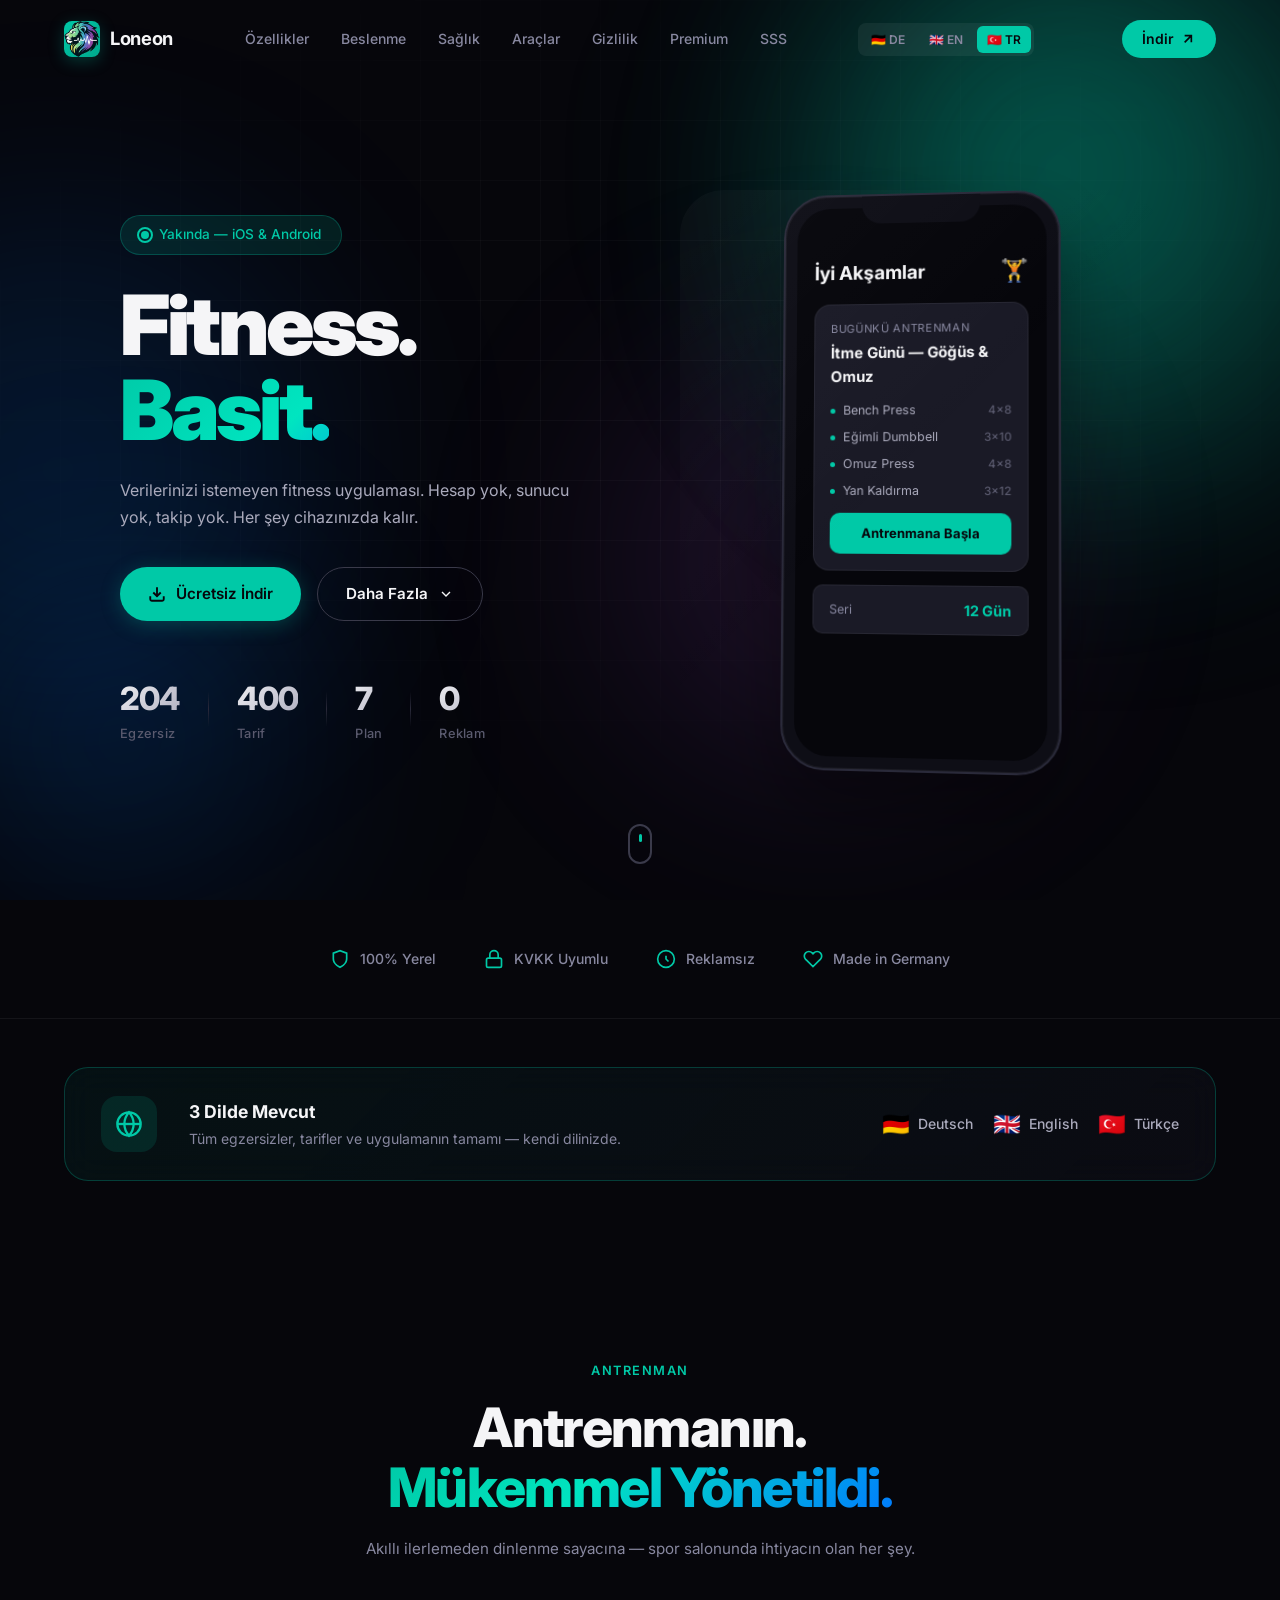
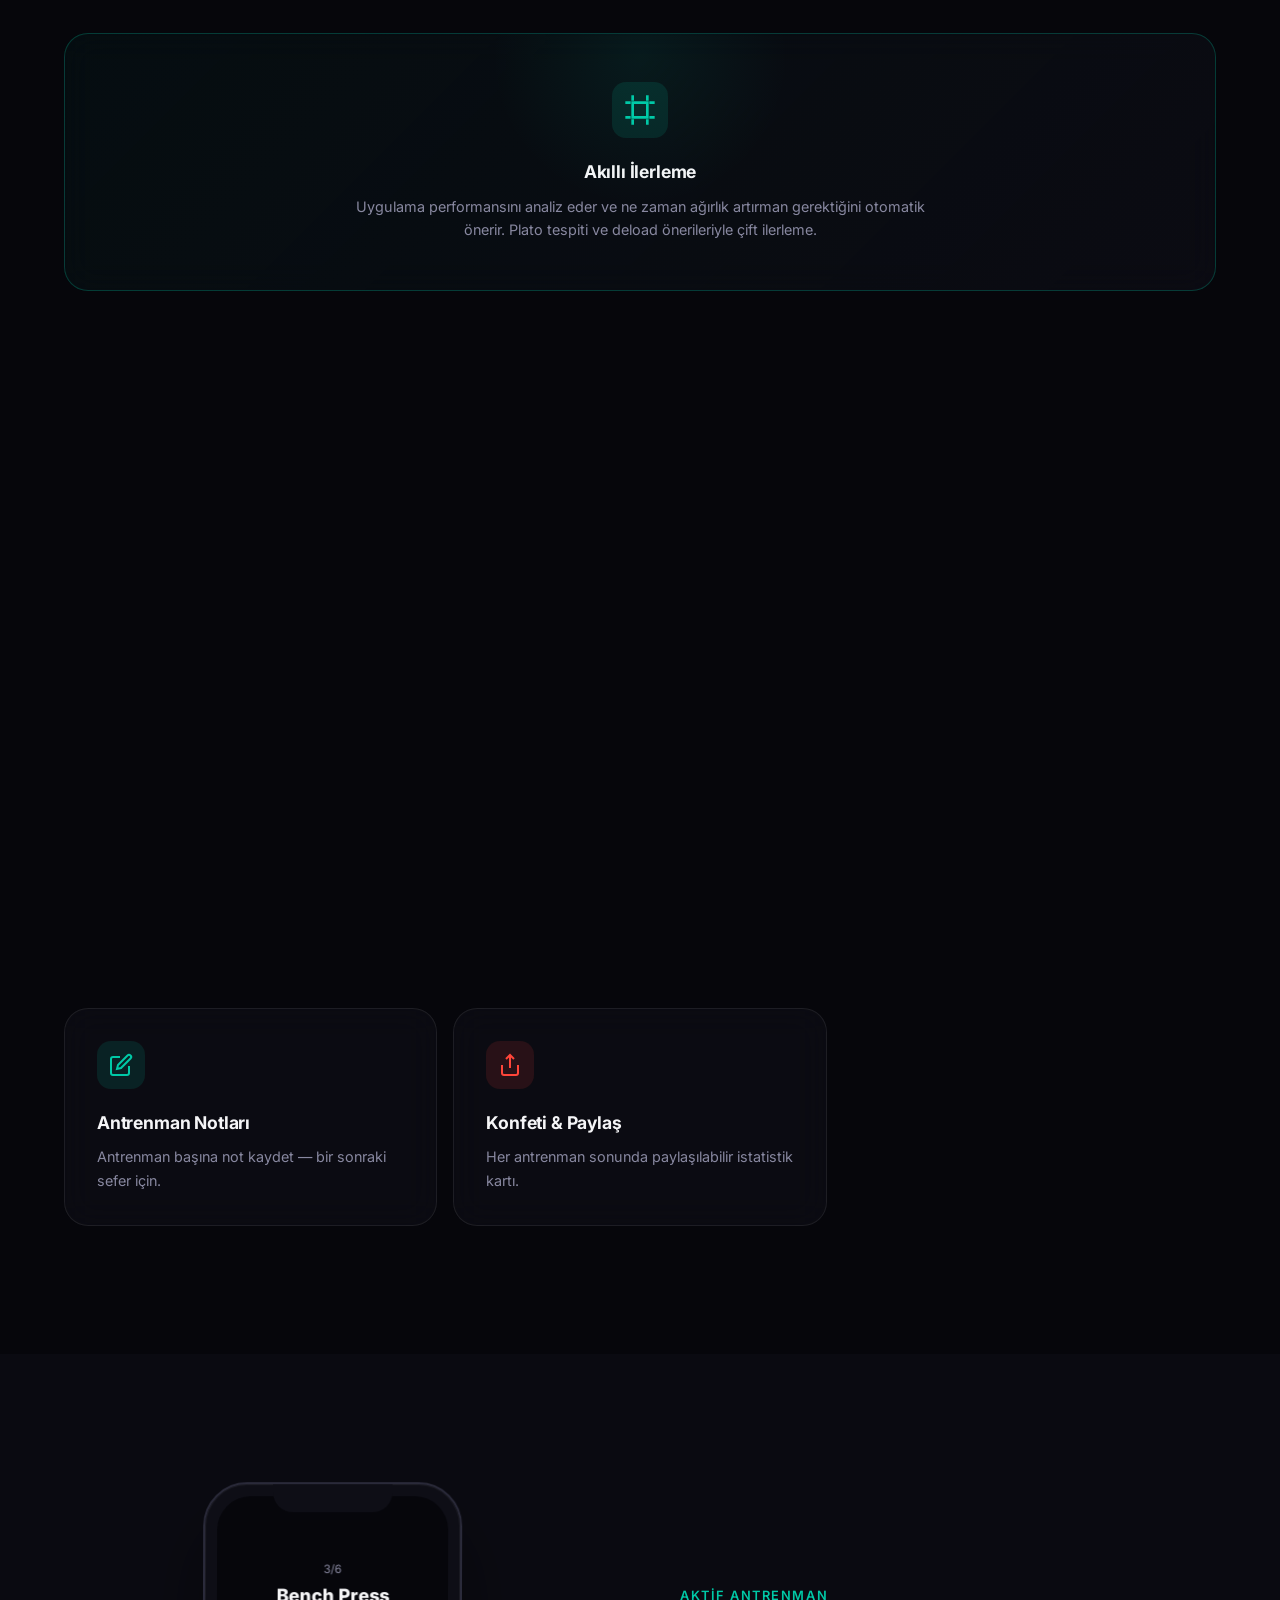
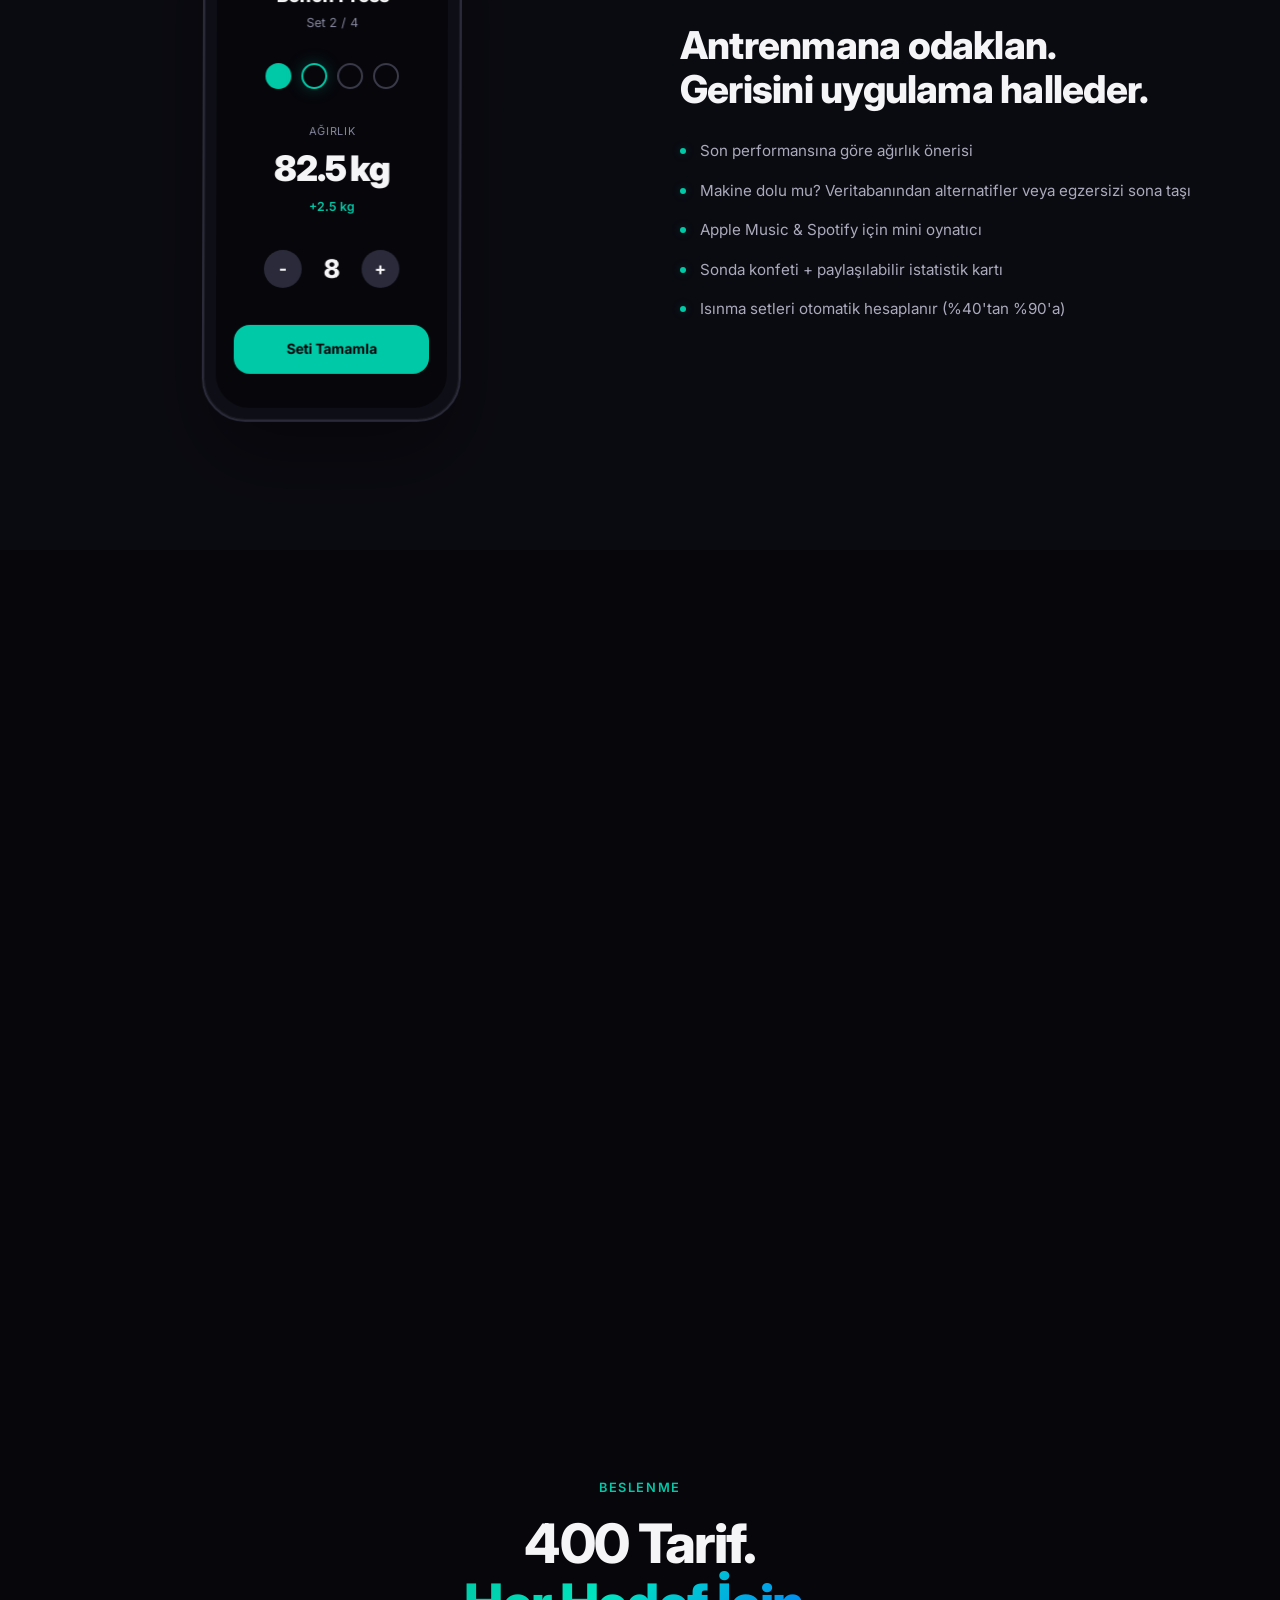
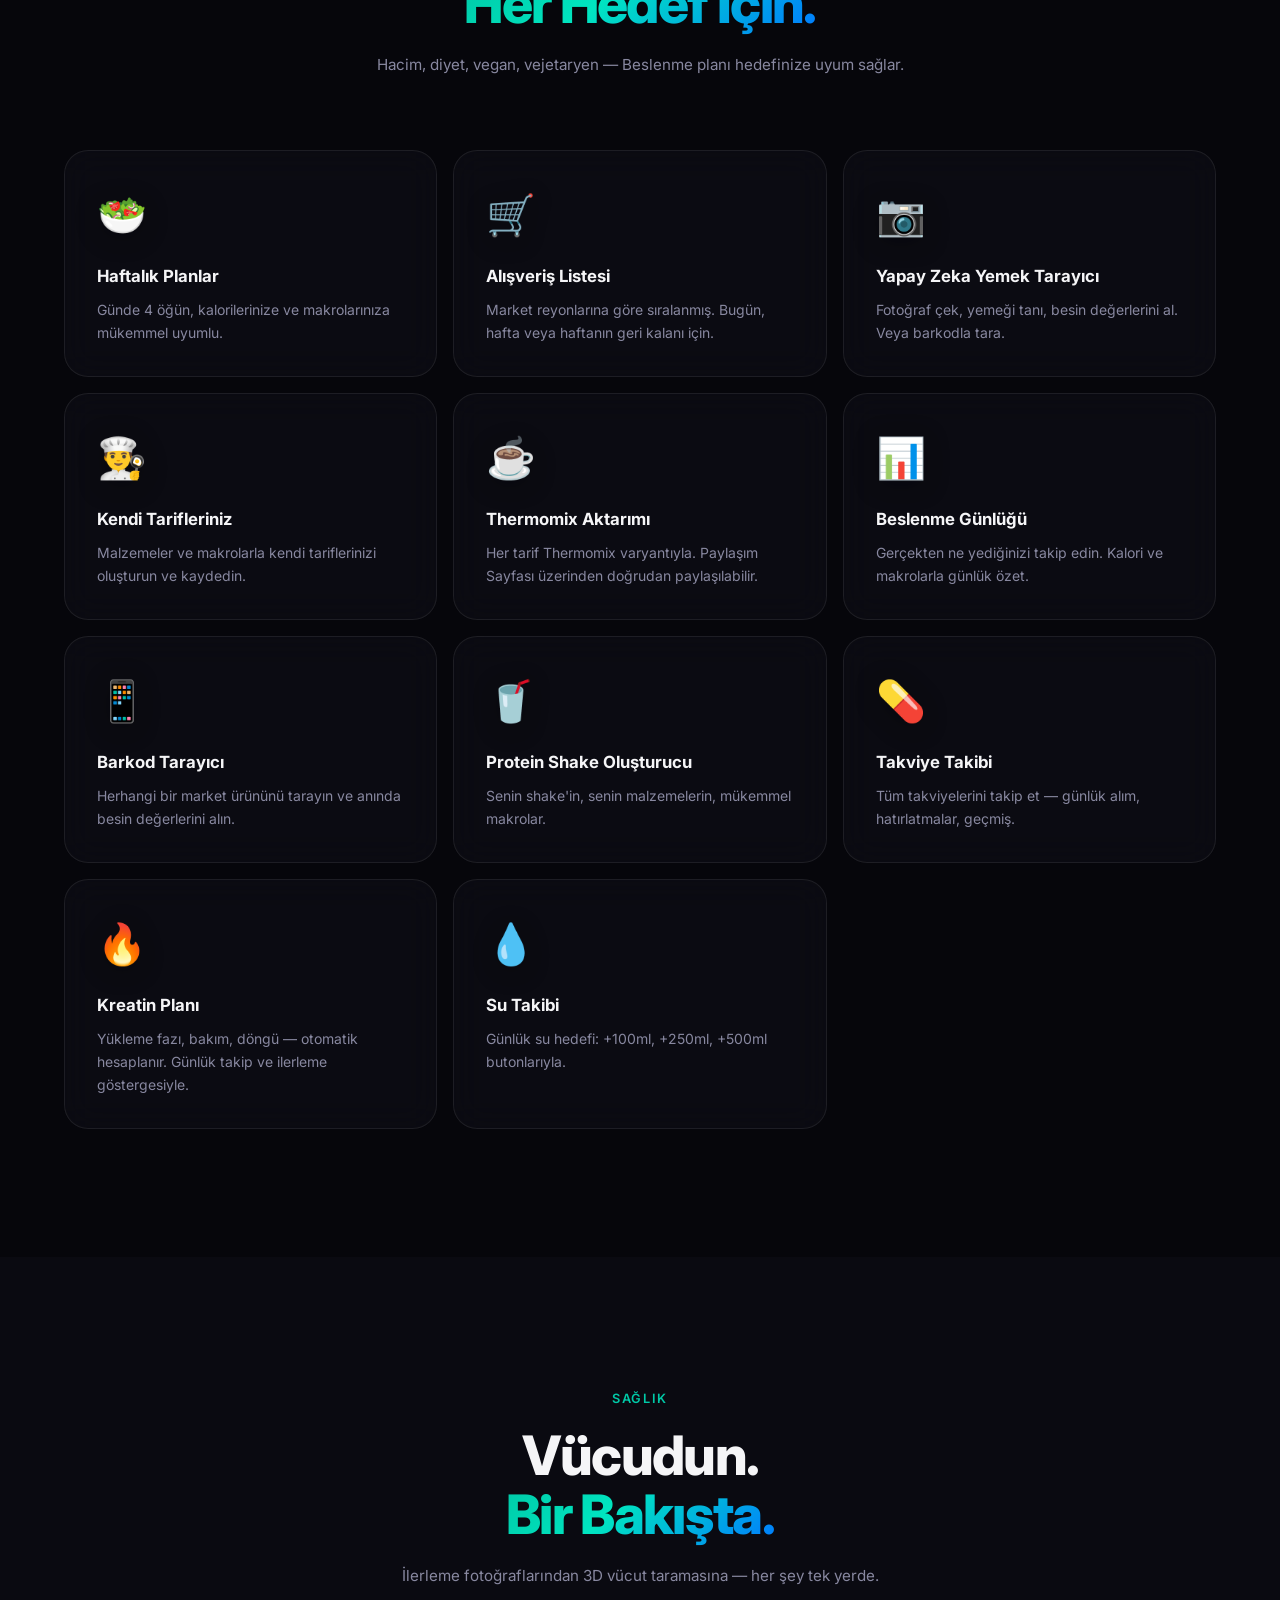
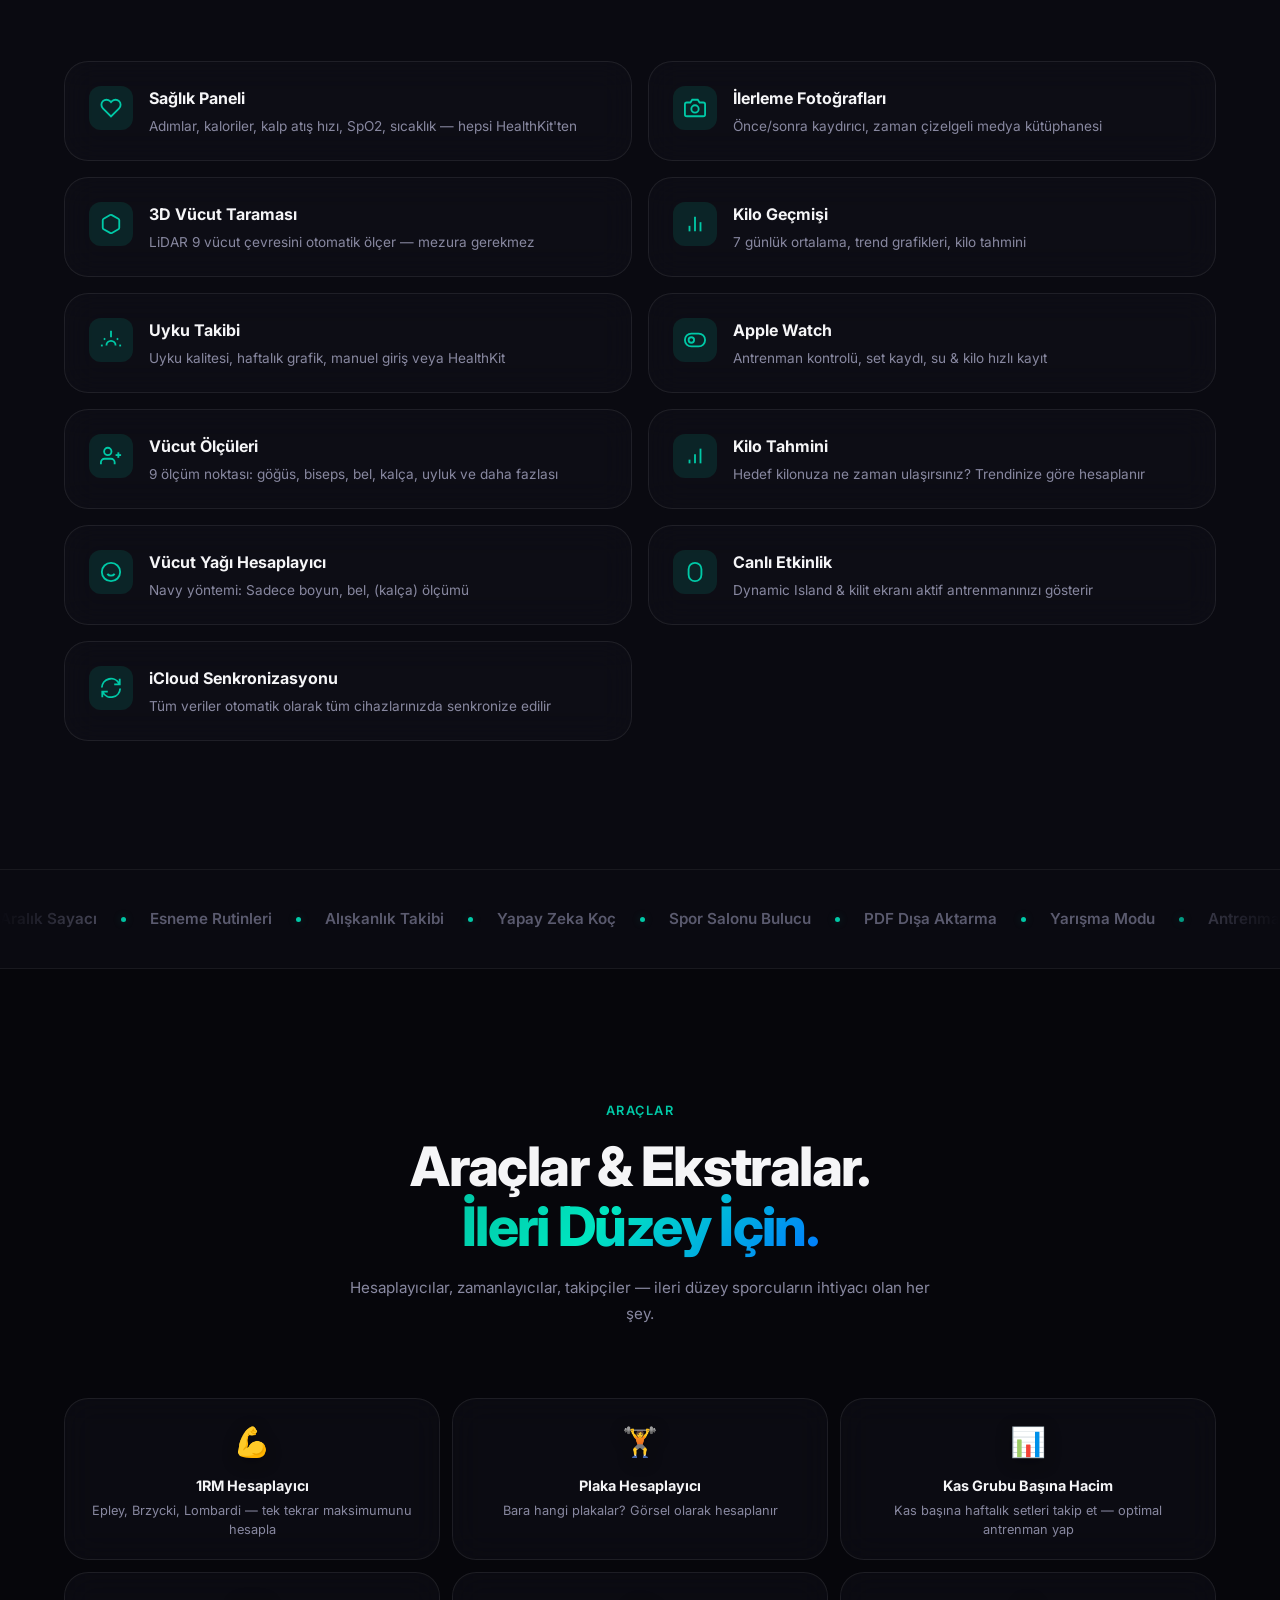
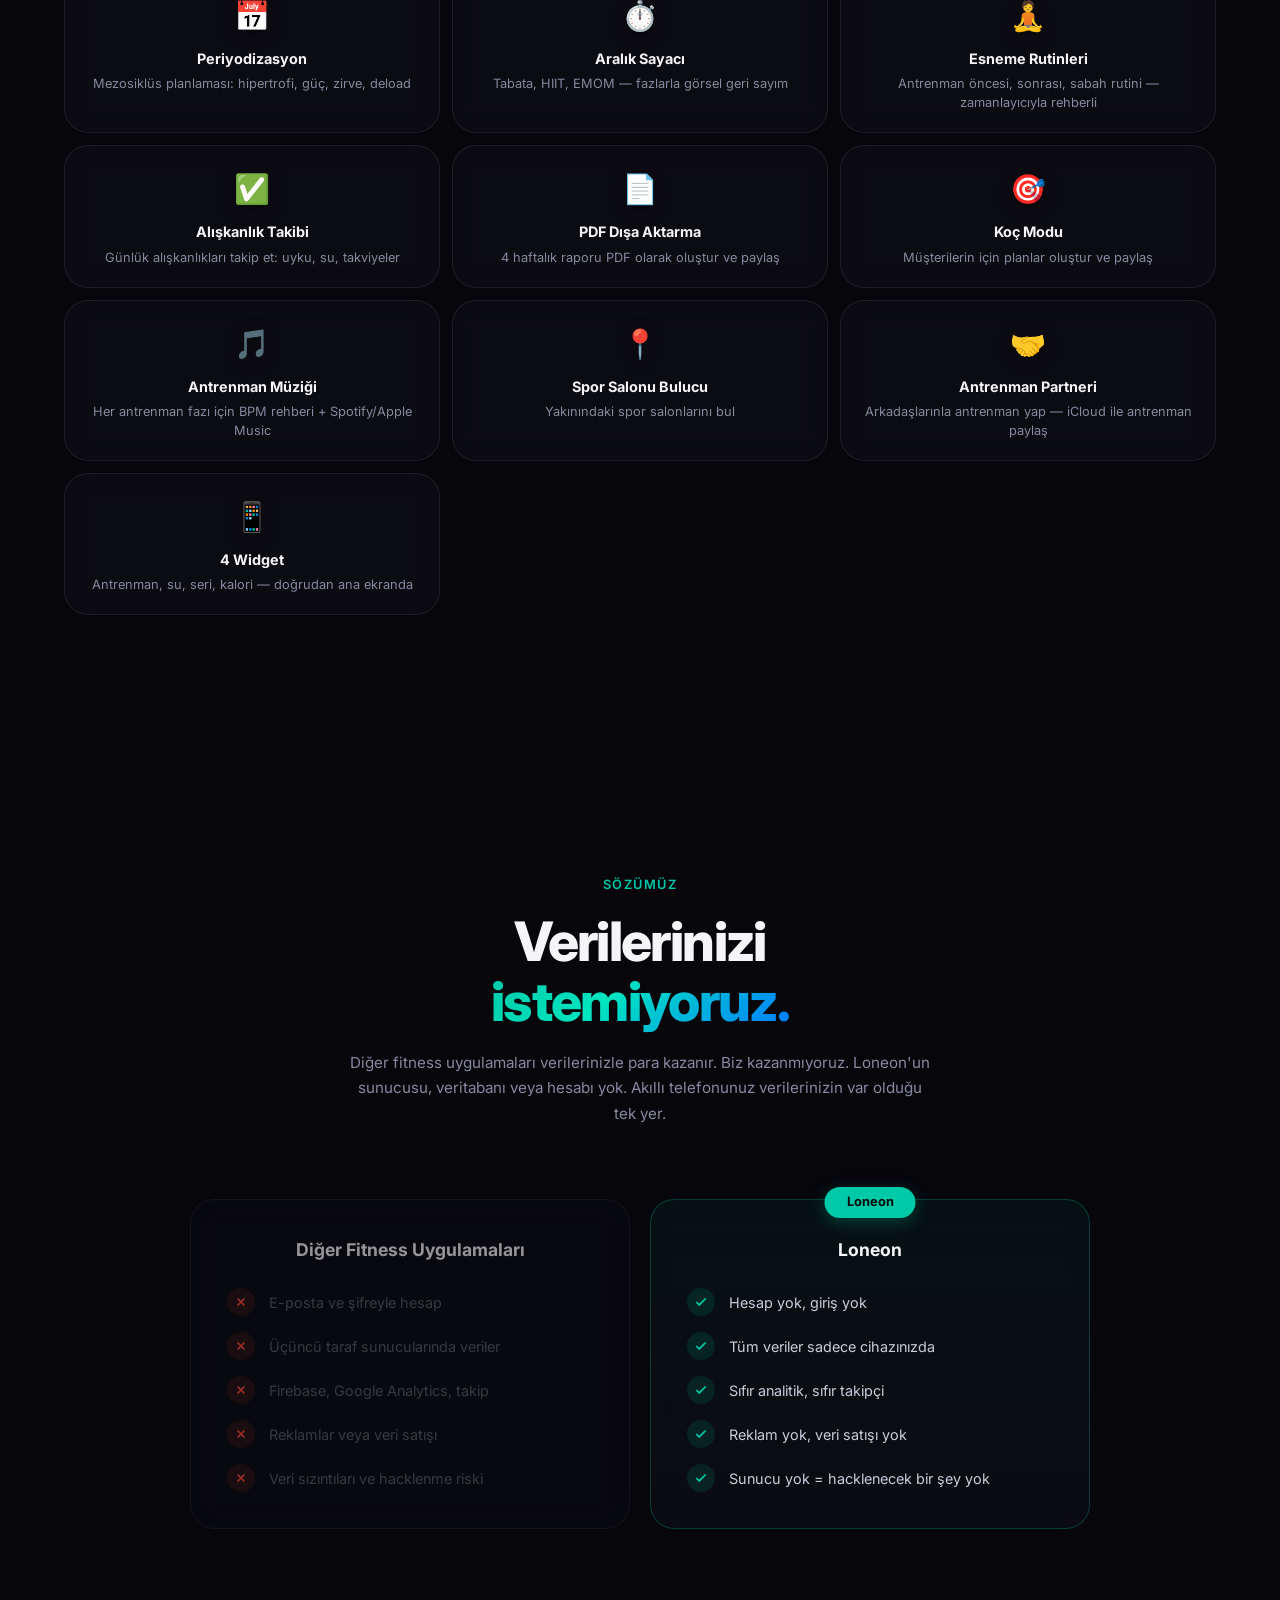
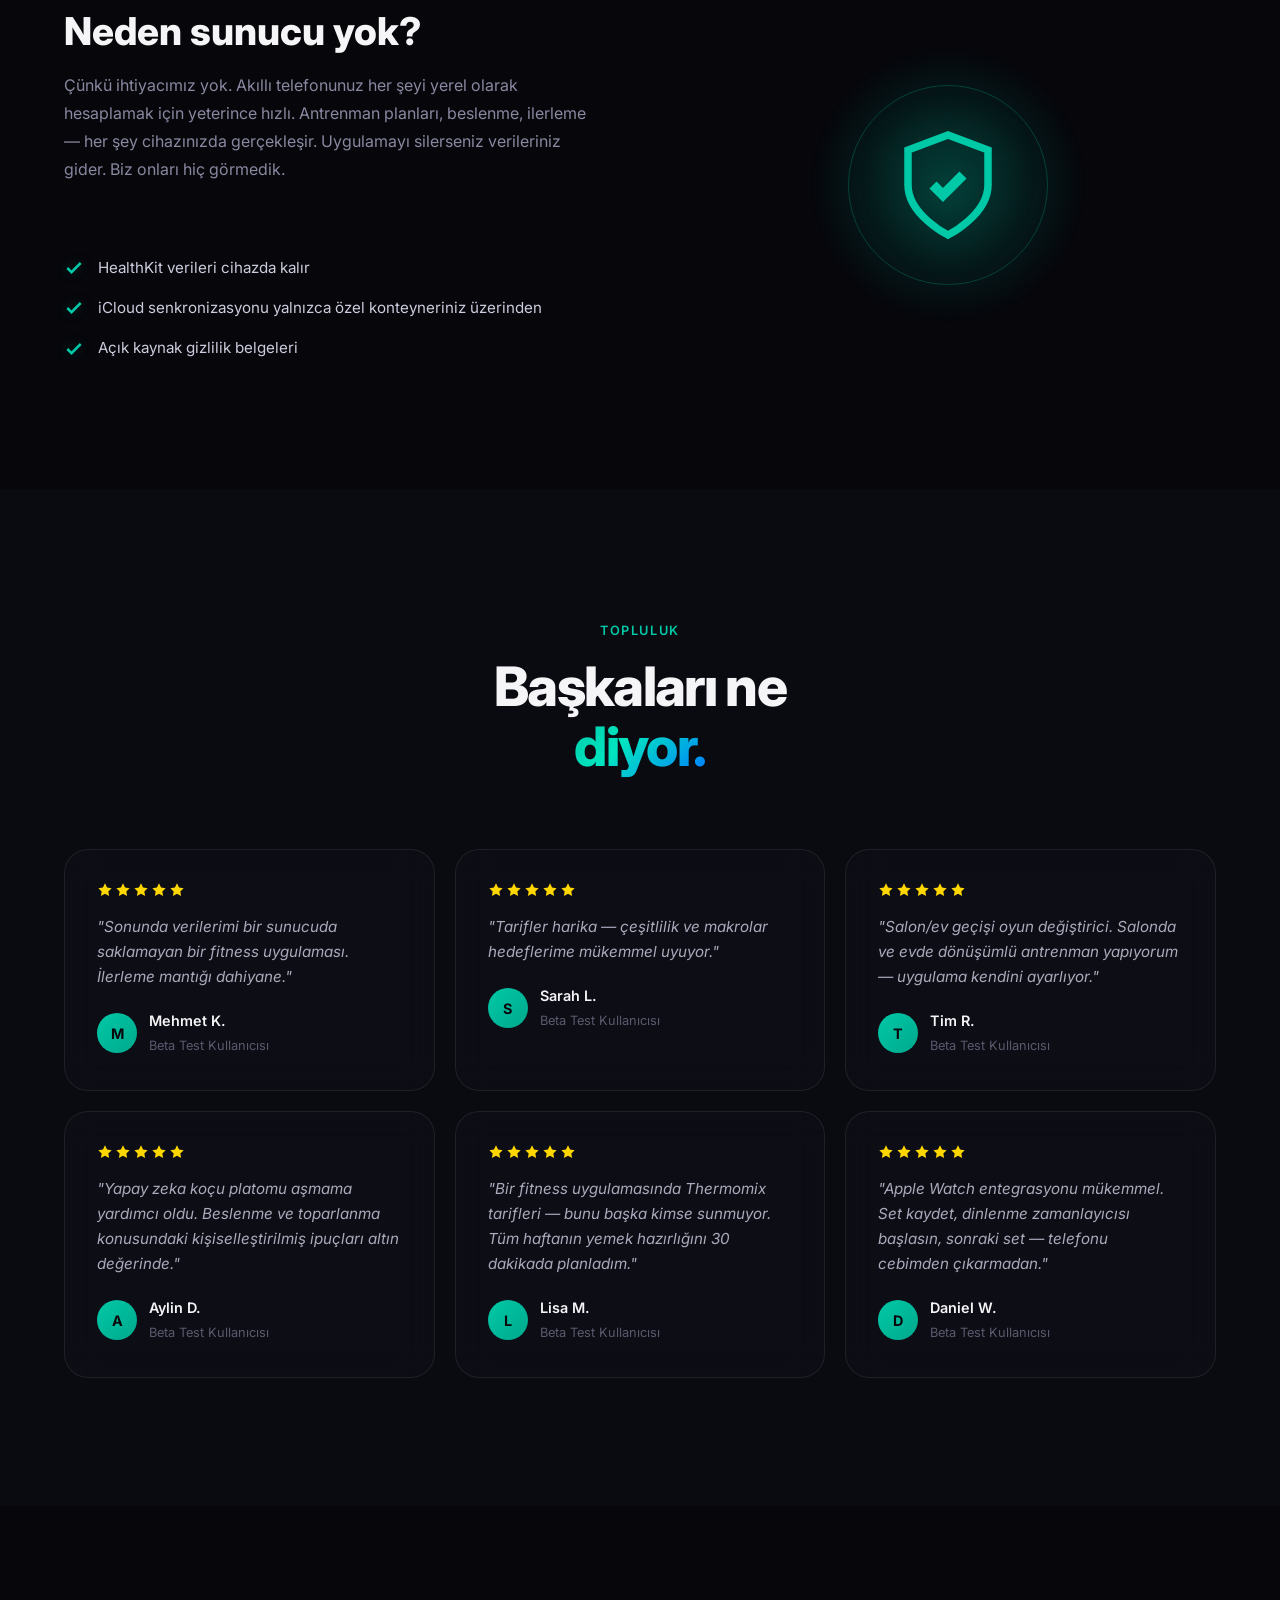
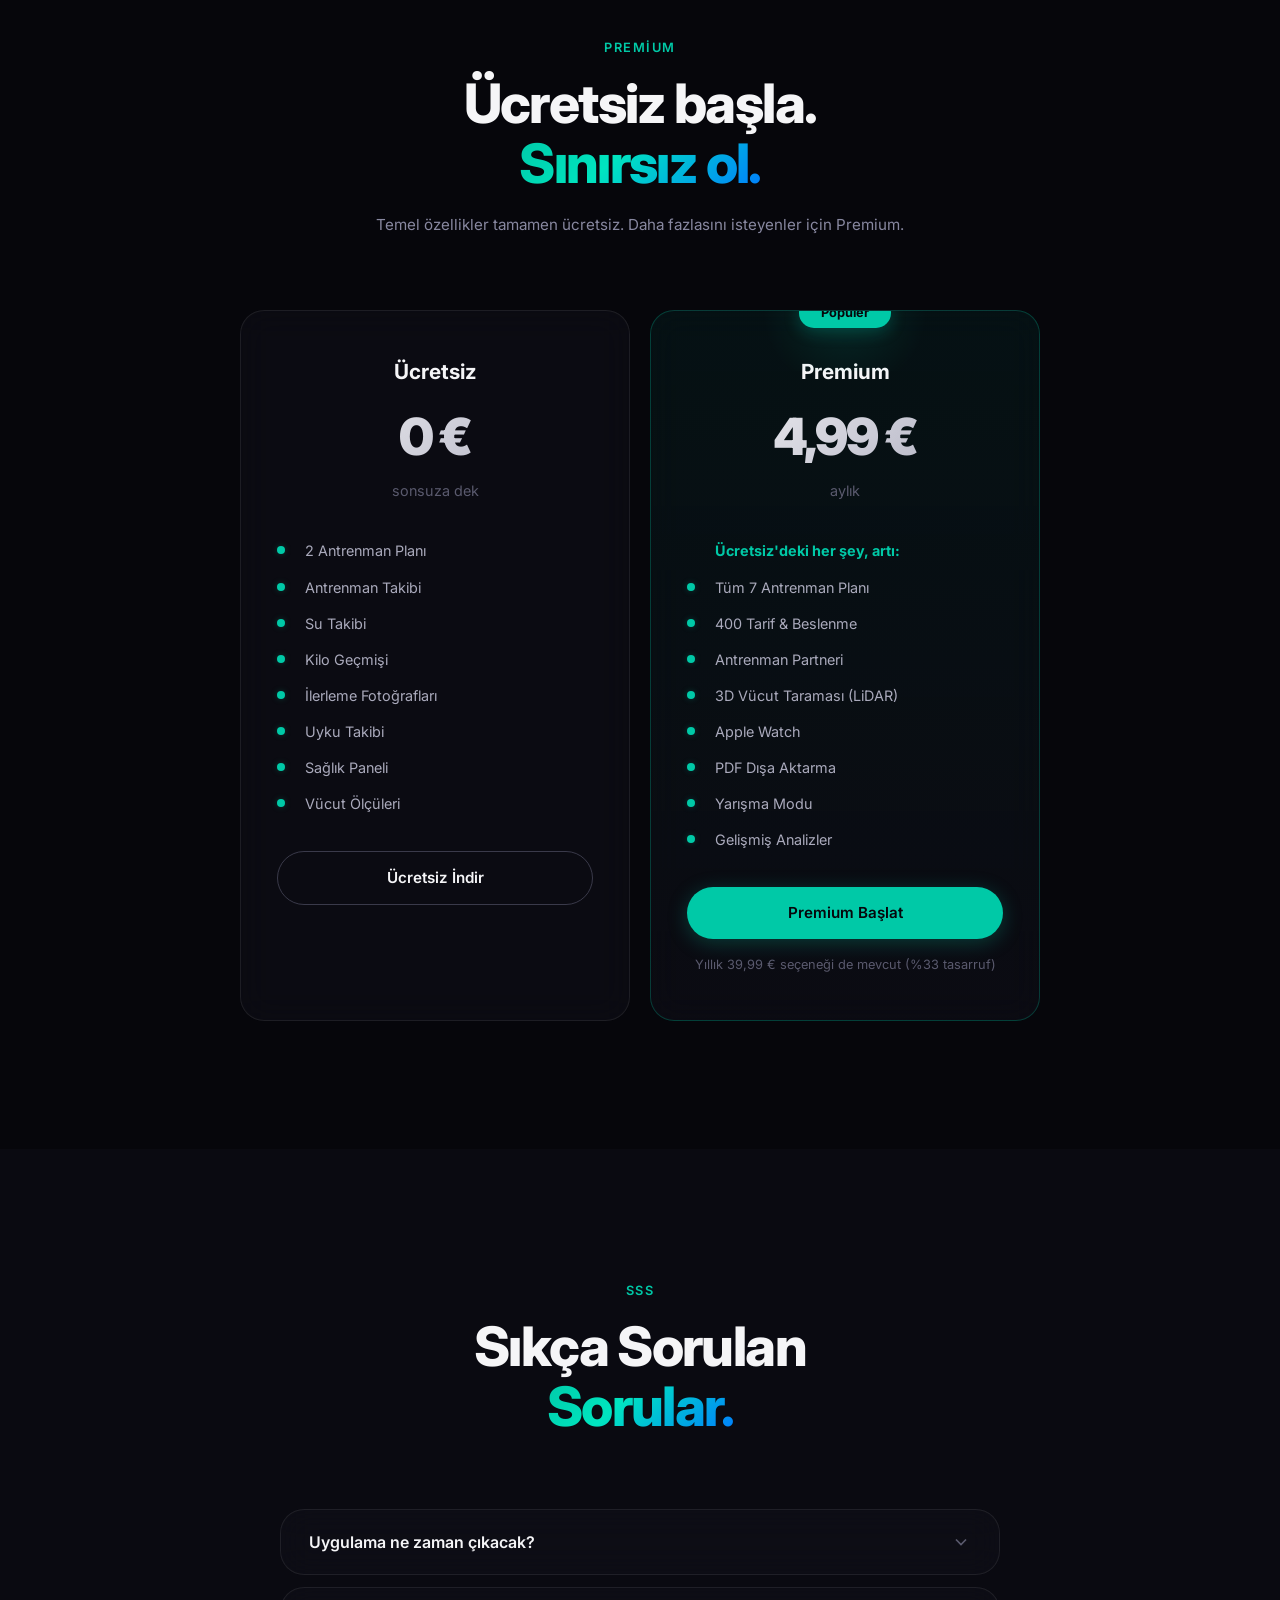
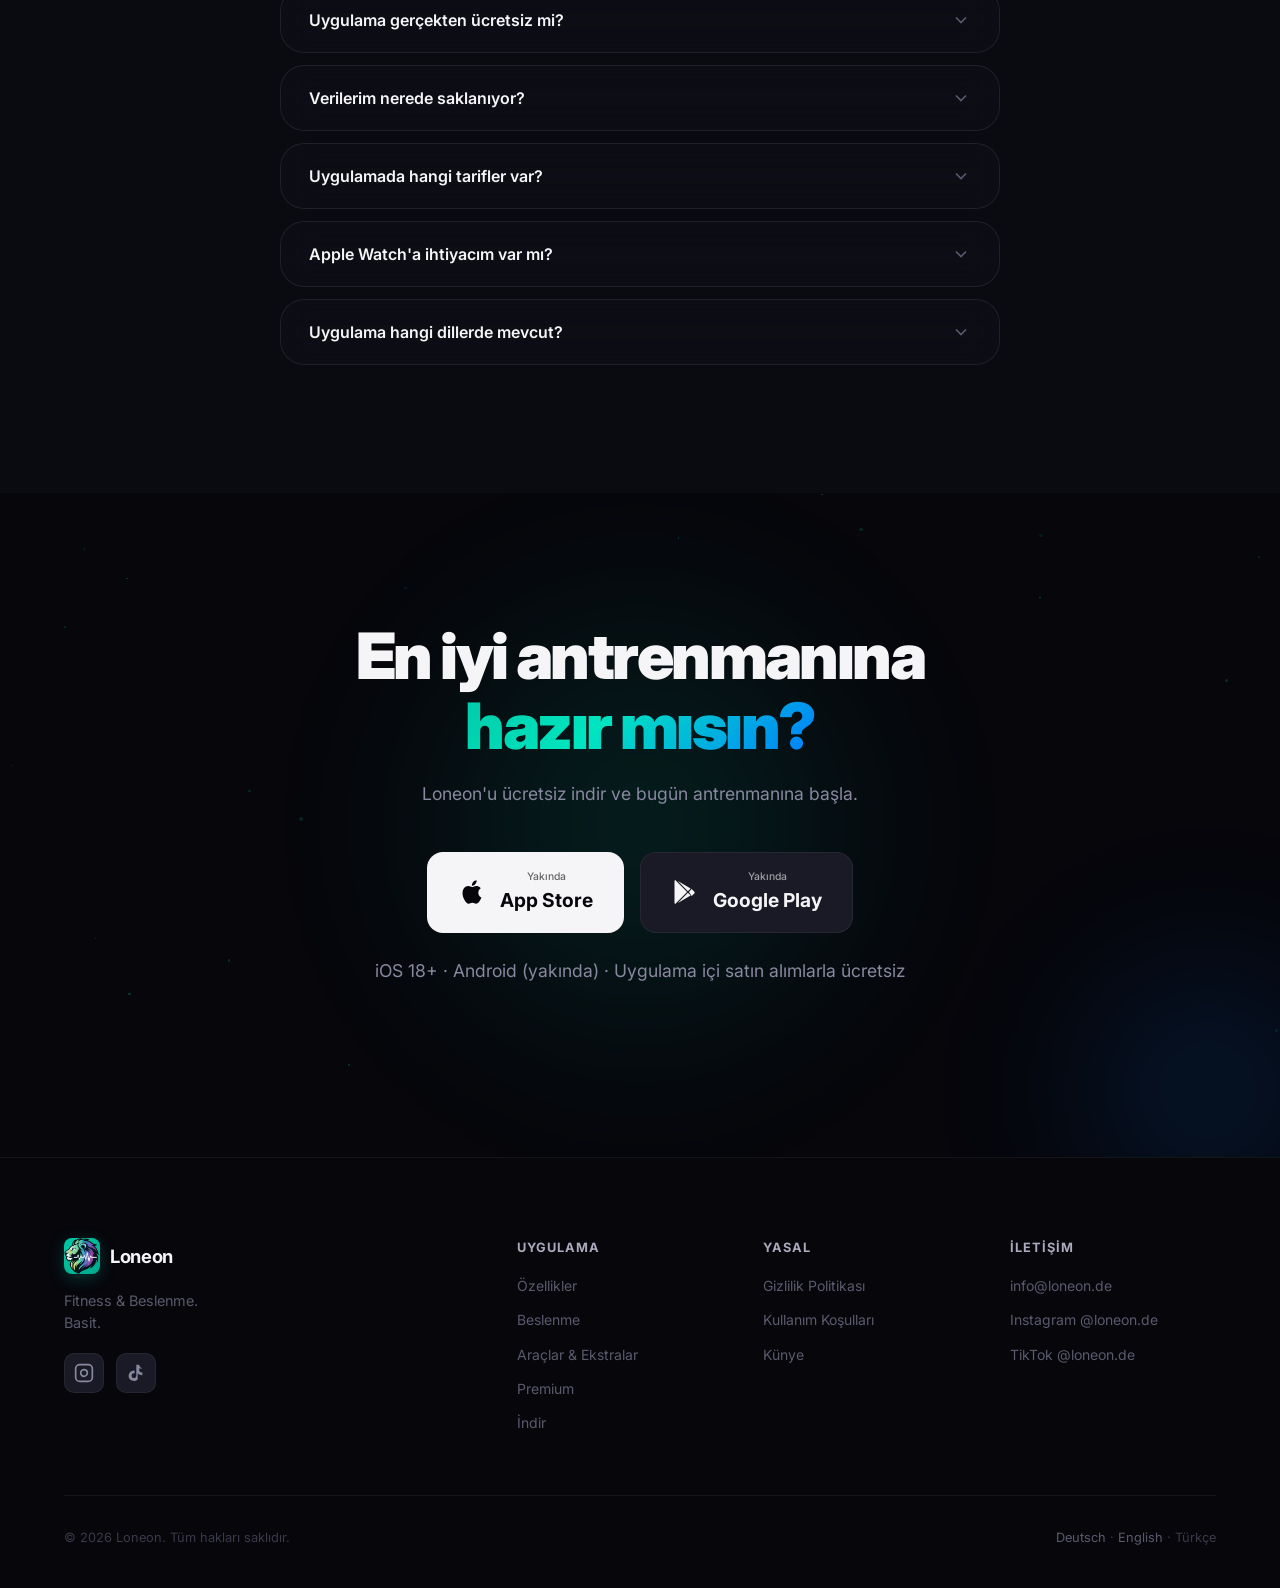
<file: _full_site/tr.html>
<!DOCTYPE html>
<html lang="tr">
<head>
    <meta charset="UTF-8">
    <meta name="viewport" content="width=device-width, initial-scale=1.0">
    <title>Loneon — Fitness & Beslenme Uygulaması</title>
    <meta name="description" content="Loneon fitness'ı basitleştirir. 204 egzersiz, 400 tarif, akıllı ilerleme — hepsi cihazınızda yerel olarak saklanır. Reklam yok, takip yok. iPhone & Android için.">
    <meta name="keywords" content="Fitness Uygulaması, Beslenme, Antrenman, Egzersiz Takibi, Tarifler, iPhone, Android, Apple Watch, Kas Yapma, Kilo Verme">
    <meta name="author" content="Loneon">
    <meta name="theme-color" content="#00C9A7">

    <!-- Open Graph -->
    <meta property="og:title" content="Loneon — Fitness & Beslenme Uygulaması">
    <meta property="og:description" content="204 egzersiz, 400 tarif, akıllı ilerleme. Reklam yok, takip yok. iPhone & Android.">
    <meta property="og:type" content="website">
    <meta property="og:url" content="https://loneon.de/tr.html">
    <meta property="og:image" content="https://loneon.de/img/og-image.png">

    <!-- Hreflang -->
    <link rel="alternate" hreflang="de" href="https://loneon.de/index.html">
    <link rel="alternate" hreflang="en" href="https://loneon.de/en.html">
    <link rel="alternate" hreflang="tr" href="https://loneon.de/tr.html">
    <link rel="alternate" hreflang="x-default" href="https://loneon.de/index.html">

    <!-- Fonts -->
    <link rel="preconnect" href="https://fonts.googleapis.com">
    <link rel="preconnect" href="https://fonts.gstatic.com" crossorigin>
    <link href="https://fonts.googleapis.com/css2?family=Inter:wght@400;500;600;700;800;900&display=swap" rel="stylesheet">

    <link rel="stylesheet" href="css/style.css">
    <link rel="icon" type="image/svg+xml" href="img/favicon.svg">
</head>
<body>

    <!-- Aurora Background -->
    <div class="aurora-bg" aria-hidden="true">
        <div class="aurora-blob aurora-blob-1"></div>
        <div class="aurora-blob aurora-blob-2"></div>
        <div class="aurora-blob aurora-blob-3"></div>
    </div>

    <!-- Navigation -->
    <nav class="nav" id="nav">
        <div class="nav-container">
            <a href="#" class="nav-logo">
                <img src="img/logo.png" alt="Loneon" class="nav-logo-icon" style="width:36px;height:36px;border-radius:8px;">
                <span>Loneon</span>
            </a>
            <div class="nav-links" id="navLinks">
                <a href="#features">Özellikler</a>
                <a href="#ernaehrung">Beslenme</a>
                <a href="#gesundheit">Sağlık</a>
                <a href="#tools">Araçlar</a>
                <a href="#datenschutz">Gizlilik</a>
                <a href="#premium">Premium</a>
                <a href="#faq">SSS</a>
            </div>
            <div class="lang-switcher">
                <a href="index.html" class="lang-btn" title="Deutsch">🇩🇪 DE</a>
                <a href="en.html" class="lang-btn" title="English">🇬🇧 EN</a>
                <a href="tr.html" class="lang-btn active" title="Türkçe">🇹🇷 TR</a>
            </div>
            <a href="#download" class="nav-cta">
                <span>İndir</span>
                <svg width="16" height="16" viewBox="0 0 24 24" fill="none" stroke="currentColor" stroke-width="2.5"><path d="M7 17l9.2-9.2M17 17V7H7"/></svg>
            </a>
            <button class="nav-toggle" id="navToggle" aria-label="Menü">
                <span></span><span></span><span></span>
            </button>
        </div>
    </nav>

    <!-- Mobile Menu Overlay -->
    <div class="mobile-menu" id="mobileMenu">
        <div class="mobile-menu-content">
            <a href="#features">Özellikler</a>
            <a href="#ernaehrung">Beslenme</a>
            <a href="#gesundheit">Sağlık</a>
            <a href="#tools">Araçlar</a>
            <a href="#datenschutz">Gizlilik</a>
            <a href="#premium">Premium</a>
            <a href="#faq">SSS</a>
            <div class="lang-switcher">
                <a href="index.html" class="lang-btn" title="Deutsch">🇩🇪 DE</a>
                <a href="en.html" class="lang-btn" title="English">🇬🇧 EN</a>
                <a href="tr.html" class="lang-btn active" title="Türkçe">🇹🇷 TR</a>
            </div>
            <a href="#download" class="btn btn-primary mobile-menu-cta">Ücretsiz İndir</a>
        </div>
    </div>

    <!-- Hero -->
    <section class="hero">
        <div class="hero-bg">
            <div class="hero-gradient-orb hero-orb-1"></div>
            <div class="hero-gradient-orb hero-orb-2"></div>
            <div class="hero-grid-pattern"></div>
        </div>
        <div class="container">
            <div class="hero-content">
                <div class="hero-text">
                    <div class="hero-badge" data-reveal>
                        <span class="badge-pulse"></span>
                        <span>Yakında — iOS & Android</span>
                    </div>
                    <h1 data-reveal>Fitness.<br><span class="gradient-text-animated">Basit.</span></h1>
                    <p class="hero-subtitle" data-reveal>Verilerinizi istemeyen fitness uygulaması. Hesap yok, sunucu yok, takip yok. Her şey cihazınızda kalır.</p>
                    <div class="hero-actions" data-reveal>
                        <a href="#download" class="btn btn-primary btn-glow">
                            <svg width="18" height="18" viewBox="0 0 24 24" fill="none" stroke="currentColor" stroke-width="2.5"><path d="M21 15v4a2 2 0 01-2 2H5a2 2 0 01-2-2v-4"/><polyline points="7 10 12 15 17 10"/><line x1="12" y1="15" x2="12" y2="3"/></svg>
                            Ücretsiz İndir
                        </a>
                        <a href="#features" class="btn btn-ghost">
                            Daha Fazla
                            <svg width="16" height="16" viewBox="0 0 24 24" fill="none" stroke="currentColor" stroke-width="2"><path d="M6 9l6 6 6-6"/></svg>
                        </a>
                    </div>
                    <div class="hero-stats" data-reveal>
                        <div class="stat">
                            <span class="stat-number" data-count="204">0</span>
                            <span class="stat-label">Egzersiz</span>
                        </div>
                        <div class="stat-divider"></div>
                        <div class="stat">
                            <span class="stat-number" data-count="400">0</span>
                            <span class="stat-label">Tarif</span>
                        </div>
                        <div class="stat-divider"></div>
                        <div class="stat">
                            <span class="stat-number" data-count="7">0</span>
                            <span class="stat-label">Plan</span>
                        </div>
                        <div class="stat-divider"></div>
                        <div class="stat">
                            <span class="stat-number">0</span>
                            <span class="stat-label">Reklam</span>
                        </div>
                    </div>
                </div>
                <div class="hero-phone" data-reveal>
                    <div class="phone-frame">
                        <div class="phone-notch"></div>
                        <div class="phone-screen">
                            <div class="phone-demo">
                                <div class="demo-header">
                                    <span class="demo-greeting">İyi Akşamlar</span>
                                    <span class="demo-icon">&#x1F3CB;&#xFE0F;</span>
                                </div>
                                <div class="demo-card">
                                    <div class="demo-card-title">Bugünkü Antrenman</div>
                                    <div class="demo-card-subtitle">İtme Günü — Göğüs & Omuz</div>
                                    <div class="demo-exercises">
                                        <div class="demo-exercise"><span class="demo-dot"></span>Bench Press <span class="demo-sets">4x8</span></div>
                                        <div class="demo-exercise"><span class="demo-dot"></span>Eğimli Dumbbell <span class="demo-sets">3x10</span></div>
                                        <div class="demo-exercise"><span class="demo-dot"></span>Omuz Press <span class="demo-sets">4x8</span></div>
                                        <div class="demo-exercise"><span class="demo-dot"></span>Yan Kaldırma <span class="demo-sets">3x12</span></div>
                                    </div>
                                    <div class="demo-btn">Antrenmana Başla</div>
                                </div>
                                <div class="demo-streak">
                                    <div class="demo-streak-label">Seri</div>
                                    <div class="demo-streak-value">12 Gün</div>
                                </div>
                            </div>
                        </div>
                    </div>
                    <div class="phone-glow"></div>
                    <div class="phone-reflection"></div>
                </div>
            </div>
        </div>
        <div class="hero-scroll">
            <div class="scroll-indicator">
                <div class="scroll-dot"></div>
            </div>
        </div>
    </section>

    <!-- Trust Bar -->
    <section class="trust">
        <div class="container">
            <div class="trust-items">
                <div class="trust-item" data-reveal>
                    <svg width="20" height="20" viewBox="0 0 24 24" fill="none" stroke="currentColor" stroke-width="2"><path d="M12 22s8-4 8-10V5l-8-3-8 3v7c0 6 8 10 8 10z"/></svg>
                    <span>100% Yerel</span>
                </div>
                <div class="trust-item" data-reveal>
                    <svg width="20" height="20" viewBox="0 0 24 24" fill="none" stroke="currentColor" stroke-width="2"><rect x="3" y="11" width="18" height="11" rx="2" ry="2"/><path d="M7 11V7a5 5 0 0110 0v4"/></svg>
                    <span>KVKK Uyumlu</span>
                </div>
                <div class="trust-item" data-reveal>
                    <svg width="20" height="20" viewBox="0 0 24 24" fill="none" stroke="currentColor" stroke-width="2"><circle cx="12" cy="12" r="10"/><path d="M12 8v4l3 3"/></svg>
                    <span>Reklamsız</span>
                </div>
                <div class="trust-item" data-reveal>
                    <svg width="20" height="20" viewBox="0 0 24 24" fill="none" stroke="currentColor" stroke-width="2"><path d="M20.84 4.61a5.5 5.5 0 00-7.78 0L12 5.67l-1.06-1.06a5.5 5.5 0 00-7.78 7.78l1.06 1.06L12 21.23l7.78-7.78 1.06-1.06a5.5 5.5 0 000-7.78z"/></svg>
                    <span>Made in Germany</span>
                </div>
            </div>
        </div>
    </section>

    <!-- Languages Badge -->
    <section class="languages-section">
        <div class="container">
            <div class="languages-banner glass-card" data-reveal>
                <div class="languages-icon">
                    <svg width="28" height="28" viewBox="0 0 24 24" fill="none" stroke="currentColor" stroke-width="2"><circle cx="12" cy="12" r="10"/><line x1="2" y1="12" x2="22" y2="12"/><path d="M12 2a15.3 15.3 0 014 10 15.3 15.3 0 01-4 10 15.3 15.3 0 01-4-10 15.3 15.3 0 014-10z"/></svg>
                </div>
                <div class="languages-text">
                    <h3>3 Dilde Mevcut</h3>
                    <p>Tüm egzersizler, tarifler ve uygulamanın tamamı — kendi dilinizde.</p>
                </div>
                <div class="languages-flags">
                    <div class="lang-flag">
                        <span class="flag-emoji">&#x1F1E9;&#x1F1EA;</span>
                        <span>Deutsch</span>
                    </div>
                    <div class="lang-flag">
                        <span class="flag-emoji">&#x1F1EC;&#x1F1E7;</span>
                        <span>English</span>
                    </div>
                    <div class="lang-flag">
                        <span class="flag-emoji">&#x1F1F9;&#x1F1F7;</span>
                        <span>Türkçe</span>
                    </div>
                </div>
            </div>
        </div>
    </section>

    <!-- Features: Training -->
    <section class="section" id="features">
        <div class="container">
            <div class="section-header" data-reveal>
                <span class="section-tag">Antrenman</span>
                <h2>Antrenmanın.<br><span class="gradient-text">Mükemmel Yönetildi.</span></h2>
                <p>Akıllı ilerlemeden dinlenme sayacına — spor salonunda ihtiyacın olan her şey.</p>
            </div>

            <div class="bento-grid">
                <div class="bento-card bento-card-hero glass-card" data-reveal>
                    <div class="bento-card-glow"></div>
                    <div class="feature-icon feature-icon-lg">
                        <svg width="32" height="32" viewBox="0 0 24 24" fill="none" stroke="currentColor" stroke-width="2"><path d="M6.5 6.5h11v11h-11z"/><path d="M6.5 1v4M17.5 1v4M1 6.5h4M19 6.5h4M6.5 19v4M17.5 19v4M1 17.5h4M19 17.5h4"/></svg>
                    </div>
                    <h3>Akıllı İlerleme</h3>
                    <p>Uygulama performansını analiz eder ve ne zaman ağırlık artırman gerektiğini otomatik önerir. Plato tespiti ve deload önerileriyle çift ilerleme.</p>
                </div>

                <div class="bento-card glass-card" data-reveal>
                    <div class="feature-icon mint">
                        <svg width="24" height="24" viewBox="0 0 24 24" fill="none" stroke="currentColor" stroke-width="2"><circle cx="12" cy="12" r="10"/><polyline points="12 6 12 12 16 14"/></svg>
                    </div>
                    <h3>Dinlenme Sayacı</h3>
                    <p>İlerleme halkasıyla otomatik geri sayım. Daha fazla süreye ihtiyacın olursa +30 sn butonu.</p>
                </div>

                <div class="bento-card glass-card" data-reveal>
                    <div class="feature-icon blue">
                        <svg width="24" height="24" viewBox="0 0 24 24" fill="none" stroke="currentColor" stroke-width="2"><path d="M16 4h2a2 2 0 012 2v14a2 2 0 01-2 2H6a2 2 0 01-2-2V6a2 2 0 012-2h2"/><rect x="8" y="2" width="8" height="4" rx="1" ry="1"/></svg>
                    </div>
                    <h3>204 Egzersiz</h3>
                    <p>Detaylı talimatlar, 6 adım, yaygın hatalar ve her egzersiz için YouTube videosu.</p>
                </div>

                <div class="bento-card glass-card" data-reveal>
                    <div class="feature-icon purple">
                        <svg width="24" height="24" viewBox="0 0 24 24" fill="none" stroke="currentColor" stroke-width="2"><path d="M3 12h4l3-9 4 18 3-9h4"/></svg>
                    </div>
                    <h3>RPE Takibi</h3>
                    <p>Her seti RPE 6-10 ile değerlendir. Böylece uygulama hacmini mükemmel yönetir.</p>
                </div>

                <div class="bento-card glass-card" data-reveal>
                    <div class="feature-icon orange">
                        <svg width="24" height="24" viewBox="0 0 24 24" fill="none" stroke="currentColor" stroke-width="2"><path d="M17 21v-2a4 4 0 00-4-4H5a4 4 0 00-4 4v2"/><circle cx="9" cy="7" r="4"/><path d="M23 21v-2a4 4 0 00-3-3.87"/><path d="M16 3.13a4 4 0 010 7.75"/></svg>
                    </div>
                    <h3>Salon / Ev</h3>
                    <p>Bir geçişle tüm salon egzersizleri otomatik olarak vücut ağırlığı alternatifleriyle değiştirilir.</p>
                </div>

                <div class="bento-card glass-card" data-reveal>
                    <div class="feature-icon red">
                        <svg width="24" height="24" viewBox="0 0 24 24" fill="none" stroke="currentColor" stroke-width="2"><polygon points="12 2 15.09 8.26 22 9.27 17 14.14 18.18 21.02 12 17.77 5.82 21.02 7 14.14 2 9.27 8.91 8.26 12 2"/></svg>
                    </div>
                    <h3>7 Plan</h3>
                    <p>Tam vücut, üst/alt, PPL, bro split, antagonist — veya kendi planını oluştur.</p>
                </div>

                <div class="bento-card glass-card" data-reveal>
                    <div class="feature-icon mint">
                        <svg width="24" height="24" viewBox="0 0 24 24" fill="none" stroke="currentColor" stroke-width="2"><path d="M12 2v4M12 18v4M4.93 4.93l2.83 2.83M16.24 16.24l2.83 2.83M2 12h4M18 12h4M4.93 19.07l2.83-2.83M16.24 7.76l2.83-2.83"/></svg>
                    </div>
                    <h3>Isınma Setleri</h3>
                    <p>Otomatik hesaplanır: Çalışma ağırlığının %40 → %60 → %75 → %90'ı.</p>
                </div>

                <div class="bento-card glass-card" data-reveal>
                    <div class="feature-icon blue">
                        <svg width="24" height="24" viewBox="0 0 24 24" fill="none" stroke="currentColor" stroke-width="2"><path d="M4 15s1-1 4-1 5 2 8 2 4-1 4-1V3s-1 1-4 1-5-2-8-2-4 1-4 1z"/><line x1="4" y1="22" x2="4" y2="15"/></svg>
                    </div>
                    <h3>Makine Dolu mu?</h3>
                    <p>Makine meşgul? Veritabanından anında alternatif veya sona taşı.</p>
                </div>

                <div class="bento-card glass-card" data-reveal>
                    <div class="feature-icon orange">
                        <svg width="24" height="24" viewBox="0 0 24 24" fill="none" stroke="currentColor" stroke-width="2"><path d="M22 12h-4l-3 9L9 3l-3 9H2"/></svg>
                    </div>
                    <h3>Kardiyo Isınma</h3>
                    <p>5 cihaz, bireysel zamanlayıcı, motivasyon mesajları.</p>
                </div>

                <div class="bento-card glass-card" data-reveal>
                    <div class="feature-icon purple">
                        <svg width="24" height="24" viewBox="0 0 24 24" fill="none" stroke="currentColor" stroke-width="2"><path d="M8 6h13M8 12h13M8 18h13M3 6h.01M3 12h.01M3 18h.01"/></svg>
                    </div>
                    <h3>Süperset Desteği</h3>
                    <p>Süpersetler, drop setler, AMRAP doğrudan antrenmanda.</p>
                </div>

                <div class="bento-card glass-card" data-reveal>
                    <div class="feature-icon mint">
                        <svg width="24" height="24" viewBox="0 0 24 24" fill="none" stroke="currentColor" stroke-width="2"><path d="M11 4H4a2 2 0 00-2 2v14a2 2 0 002 2h14a2 2 0 002-2v-7"/><path d="M18.5 2.5a2.121 2.121 0 013 3L12 15l-4 1 1-4 9.5-9.5z"/></svg>
                    </div>
                    <h3>Antrenman Notları</h3>
                    <p>Antrenman başına not kaydet — bir sonraki sefer için.</p>
                </div>

                <div class="bento-card glass-card" data-reveal>
                    <div class="feature-icon red">
                        <svg width="24" height="24" viewBox="0 0 24 24" fill="none" stroke="currentColor" stroke-width="2"><path d="M4 12v8a2 2 0 002 2h12a2 2 0 002-2v-8"/><polyline points="16 6 12 2 8 6"/><line x1="12" y1="2" x2="12" y2="15"/></svg>
                    </div>
                    <h3>Konfeti & Paylaş</h3>
                    <p>Her antrenman sonunda paylaşılabilir istatistik kartı.</p>
                </div>
            </div>
        </div>
    </section>

    <!-- Feature Highlight: Workout -->
    <section class="section section-alt">
        <div class="container">
            <div class="highlight-grid">
                <div class="highlight-phone" data-reveal>
                    <div class="phone-frame phone-frame-sm">
                        <div class="phone-notch"></div>
                        <div class="phone-screen">
                            <div class="phone-demo">
                                <div class="demo-workout-header">
                                    <div class="demo-ex-count">3/6</div>
                                    <div class="demo-ex-name">Bench Press</div>
                                    <div class="demo-ex-info">Set 2 / 4</div>
                                </div>
                                <div class="demo-set-circles">
                                    <div class="demo-circle done"></div>
                                    <div class="demo-circle active"></div>
                                    <div class="demo-circle"></div>
                                    <div class="demo-circle"></div>
                                </div>
                                <div class="demo-weight-display">
                                    <div class="demo-weight-label">Ağırlık</div>
                                    <div class="demo-weight-value">82.5 kg</div>
                                    <div class="demo-weight-hint">+2.5 kg</div>
                                </div>
                                <div class="demo-reps-display">
                                    <div class="demo-reps-btn">-</div>
                                    <div class="demo-reps-value">8</div>
                                    <div class="demo-reps-btn">+</div>
                                </div>
                                <div class="demo-complete-btn">Seti Tamamla</div>
                            </div>
                        </div>
                    </div>
                </div>
                <div class="highlight-text" data-reveal>
                    <span class="section-tag">Aktif Antrenman</span>
                    <h2>Antrenmana odaklan.<br>Gerisini uygulama halleder.</h2>
                    <ul class="highlight-list">
                        <li>Son performansına göre ağırlık önerisi</li>
                        <li>Makine dolu mu? Veritabanından alternatifler veya egzersizi sona taşı</li>
                        <li>Apple Music & Spotify için mini oynatıcı</li>
                        <li>Sonda konfeti + paylaşılabilir istatistik kartı</li>
                        <li>Isınma setleri otomatik hesaplanır (%40'tan %90'a)</li>
                    </ul>
                </div>
            </div>
        </div>
    </section>

    <!-- Yapay Zeka Koç -->
    <section class="section" id="ki-coach">
        <div class="container">
            <div class="highlight-grid highlight-grid-reverse">
                <div class="highlight-text" data-reveal>
                    <span class="section-tag">Yapay Zeka Koç</span>
                    <h2>Kişisel<br><span class="gradient-text">yapay zeka eğitmenin.</span></h2>
                    <p>Antrenman, beslenme ve toparlanma için akıllı yapay zeka yol arkadaşın.</p>
                    <ul class="highlight-list">
                        <li>Kişiselleştirilmiş antrenman ve beslenme ipuçları</li>
                        <li>Egzersiz tekniği, beslenme, toparlanma hakkında sorular</li>
                        <li>Hedeflerini öğrenir ve yanıtlarını uyarlar</li>
                        <li>Her zaman hazır — doğrudan uygulamada</li>
                    </ul>
                </div>
                <div class="highlight-phone" data-reveal>
                    <div class="phone-frame phone-frame-sm">
                        <div class="phone-notch"></div>
                        <div class="phone-screen">
                            <div class="phone-demo">
                                <div class="demo-header">
                                    <span class="demo-greeting">Yapay Zeka Koç</span>
                                    <span class="demo-icon">&#x1F916;</span>
                                </div>
                                <div class="demo-card">
                                    <div class="demo-card-title">YZ Koçu</div>
                                    <div class="demo-card-subtitle">Fitness hakkında her şeyi sor</div>
                                    <div class="demo-exercises">
                                        <div class="demo-exercise"><span class="demo-dot"></span>Bench press'imi nasıl geliştirebilirim?</div>
                                        <div class="demo-exercise"><span class="demo-dot"></span>Antrenman sonrası beslenme ipuçları</div>
                                        <div class="demo-exercise"><span class="demo-dot"></span>Bacak antrenmanı sonrası toparlanma</div>
                                    </div>
                                </div>
                            </div>
                        </div>
                    </div>
                </div>
            </div>
        </div>
    </section>

    <!-- Beslenme -->
    <section class="section" id="ernaehrung">
        <div class="container">
            <div class="section-header" data-reveal>
                <span class="section-tag">Beslenme</span>
                <h2>400 Tarif.<br><span class="gradient-text">Her Hedef İçin.</span></h2>
                <p>Hacim, diyet, vegan, vejetaryen — Beslenme planı hedefinize uyum sağlar.</p>
            </div>

            <div class="nutrition-grid">
                <div class="nutrition-card glass-card" data-reveal>
                    <div class="nutrition-emoji">&#x1F957;</div>
                    <h3>Haftalık Planlar</h3>
                    <p>Günde 4 öğün, kalorilerinize ve makrolarınıza mükemmel uyumlu.</p>
                </div>
                <div class="nutrition-card glass-card" data-reveal>
                    <div class="nutrition-emoji">&#x1F6D2;</div>
                    <h3>Alışveriş Listesi</h3>
                    <p>Market reyonlarına göre sıralanmış. Bugün, hafta veya haftanın geri kalanı için.</p>
                </div>
                <div class="nutrition-card glass-card" data-reveal>
                    <div class="nutrition-emoji">&#x1F4F7;</div>
                    <h3>Yapay Zeka Yemek Tarayıcı</h3>
                    <p>Fotoğraf çek, yemeği tanı, besin değerlerini al. Veya barkodla tara.</p>
                </div>
                <div class="nutrition-card glass-card" data-reveal>
                    <div class="nutrition-emoji">&#x1F468;&#x200D;&#x1F373;</div>
                    <h3>Kendi Tarifleriniz</h3>
                    <p>Malzemeler ve makrolarla kendi tariflerinizi oluşturun ve kaydedin.</p>
                </div>
                <div class="nutrition-card glass-card" data-reveal>
                    <div class="nutrition-emoji">&#x2615;</div>
                    <h3>Thermomix Aktarımı</h3>
                    <p>Her tarif Thermomix varyantıyla. Paylaşım Sayfası üzerinden doğrudan paylaşılabilir.</p>
                </div>
                <div class="nutrition-card glass-card" data-reveal>
                    <div class="nutrition-emoji">&#x1F4CA;</div>
                    <h3>Beslenme Günlüğü</h3>
                    <p>Gerçekten ne yediğinizi takip edin. Kalori ve makrolarla günlük özet.</p>
                </div>

                <div class="nutrition-card glass-card" data-reveal>
                    <div class="nutrition-emoji">&#x1F4F1;</div>
                    <h3>Barkod Tarayıcı</h3>
                    <p>Herhangi bir market ürününü tarayın ve anında besin değerlerini alın.</p>
                </div>

                <div class="nutrition-card glass-card" data-reveal>
                    <div class="nutrition-emoji">&#x1F964;</div>
                    <h3>Protein Shake Oluşturucu</h3>
                    <p>Senin shake'in, senin malzemelerin, mükemmel makrolar.</p>
                </div>

                <div class="nutrition-card glass-card" data-reveal>
                    <div class="nutrition-emoji">&#x1F48A;</div>
                    <h3>Takviye Takibi</h3>
                    <p>Tüm takviyelerini takip et — günlük alım, hatırlatmalar, geçmiş.</p>
                </div>

                <div class="nutrition-card glass-card" data-reveal>
                    <div class="nutrition-emoji">&#x1F525;</div>
                    <h3>Kreatin Planı</h3>
                    <p>Yükleme fazı, bakım, döngü — otomatik hesaplanır. Günlük takip ve ilerleme göstergesiyle.</p>
                </div>

                <div class="nutrition-card glass-card" data-reveal>
                    <div class="nutrition-emoji">&#x1F4A7;</div>
                    <h3>Su Takibi</h3>
                    <p>Günlük su hedefi: +100ml, +250ml, +500ml butonlarıyla.</p>
                </div>
            </div>
        </div>
    </section>

    <!-- Sağlık -->
    <section class="section section-alt" id="gesundheit">
        <div class="container">
            <div class="section-header" data-reveal>
                <span class="section-tag">Sağlık</span>
                <h2>Vücudun.<br><span class="gradient-text">Bir Bakışta.</span></h2>
                <p>İlerleme fotoğraflarından 3D vücut taramasına — her şey tek yerde.</p>
            </div>

            <div class="health-grid">
                <div class="health-item glass-card" data-reveal>
                    <div class="health-icon">
                        <svg width="22" height="22" viewBox="0 0 24 24" fill="none" stroke="currentColor" stroke-width="2"><path d="M20.84 4.61a5.5 5.5 0 00-7.78 0L12 5.67l-1.06-1.06a5.5 5.5 0 00-7.78 7.78l1.06 1.06L12 21.23l7.78-7.78 1.06-1.06a5.5 5.5 0 000-7.78z"/></svg>
                    </div>
                    <div>
                        <h4>Sağlık Paneli</h4>
                        <p>Adımlar, kaloriler, kalp atış hızı, SpO2, sıcaklık — hepsi HealthKit'ten</p>
                    </div>
                </div>
                <div class="health-item glass-card" data-reveal>
                    <div class="health-icon">
                        <svg width="22" height="22" viewBox="0 0 24 24" fill="none" stroke="currentColor" stroke-width="2"><path d="M23 19a2 2 0 01-2 2H3a2 2 0 01-2-2V8a2 2 0 012-2h4l2-3h6l2 3h4a2 2 0 012 2z"/><circle cx="12" cy="13" r="4"/></svg>
                    </div>
                    <div>
                        <h4>İlerleme Fotoğrafları</h4>
                        <p>Önce/sonra kaydırıcı, zaman çizelgeli medya kütüphanesi</p>
                    </div>
                </div>
                <div class="health-item glass-card" data-reveal>
                    <div class="health-icon">
                        <svg width="22" height="22" viewBox="0 0 24 24" fill="none" stroke="currentColor" stroke-width="2"><path d="M21 16V8a2 2 0 00-1-1.73l-7-4a2 2 0 00-2 0l-7 4A2 2 0 003 8v8a2 2 0 001 1.73l7 4a2 2 0 002 0l7-4A2 2 0 0021 16z"/></svg>
                    </div>
                    <div>
                        <h4>3D Vücut Taraması</h4>
                        <p>LiDAR 9 vücut çevresini otomatik ölçer — mezura gerekmez</p>
                    </div>
                </div>
                <div class="health-item glass-card" data-reveal>
                    <div class="health-icon">
                        <svg width="22" height="22" viewBox="0 0 24 24" fill="none" stroke="currentColor" stroke-width="2"><path d="M18 20V10"/><path d="M12 20V4"/><path d="M6 20v-6"/></svg>
                    </div>
                    <div>
                        <h4>Kilo Geçmişi</h4>
                        <p>7 günlük ortalama, trend grafikleri, kilo tahmini</p>
                    </div>
                </div>
                <div class="health-item glass-card" data-reveal>
                    <div class="health-icon">
                        <svg width="22" height="22" viewBox="0 0 24 24" fill="none" stroke="currentColor" stroke-width="2"><path d="M17 18a5 5 0 00-10 0"/><line x1="12" y1="2" x2="12" y2="9"/><line x1="4.22" y1="10.22" x2="5.64" y2="11.64"/><line x1="1" y1="18" x2="3" y2="18"/><line x1="21" y1="18" x2="23" y2="18"/><line x1="18.36" y1="11.64" x2="19.78" y2="10.22"/></svg>
                    </div>
                    <div>
                        <h4>Uyku Takibi</h4>
                        <p>Uyku kalitesi, haftalık grafik, manuel giriş veya HealthKit</p>
                    </div>
                </div>
                <div class="health-item glass-card" data-reveal>
                    <div class="health-icon">
                        <svg width="22" height="22" viewBox="0 0 24 24" fill="none" stroke="currentColor" stroke-width="2"><rect x="1" y="5" width="22" height="14" rx="7" ry="7"/><circle cx="8" cy="12" r="3"/></svg>
                    </div>
                    <div>
                        <h4>Apple Watch</h4>
                        <p>Antrenman kontrolü, set kaydı, su & kilo hızlı kayıt</p>
                    </div>
                </div>

                <div class="health-item glass-card" data-reveal>
                    <div class="health-icon">
                        <svg width="22" height="22" viewBox="0 0 24 24" fill="none" stroke="currentColor" stroke-width="2"><path d="M16 21v-2a4 4 0 00-4-4H5a4 4 0 00-4 4v2"/><circle cx="8.5" cy="7" r="4"/><line x1="20" y1="8" x2="20" y2="14"/><line x1="23" y1="11" x2="17" y2="11"/></svg>
                    </div>
                    <div>
                        <h4>Vücut Ölçüleri</h4>
                        <p>9 ölçüm noktası: göğüs, biseps, bel, kalça, uyluk ve daha fazlası</p>
                    </div>
                </div>

                <div class="health-item glass-card" data-reveal>
                    <div class="health-icon">
                        <svg width="22" height="22" viewBox="0 0 24 24" fill="none" stroke="currentColor" stroke-width="2"><line x1="12" y1="20" x2="12" y2="10"/><line x1="18" y1="20" x2="18" y2="4"/><line x1="6" y1="20" x2="6" y2="16"/></svg>
                    </div>
                    <div>
                        <h4>Kilo Tahmini</h4>
                        <p>Hedef kilonuza ne zaman ulaşırsınız? Trendinize göre hesaplanır</p>
                    </div>
                </div>

                <div class="health-item glass-card" data-reveal>
                    <div class="health-icon">
                        <svg width="22" height="22" viewBox="0 0 24 24" fill="none" stroke="currentColor" stroke-width="2"><circle cx="12" cy="12" r="10"/><path d="M8 14s1.5 2 4 2 4-2 4-2"/><line x1="9" y1="9" x2="9.01" y2="9"/><line x1="15" y1="9" x2="15.01" y2="9"/></svg>
                    </div>
                    <div>
                        <h4>Vücut Yağı Hesaplayıcı</h4>
                        <p>Navy yöntemi: Sadece boyun, bel, (kalça) ölçümü</p>
                    </div>
                </div>

                <div class="health-item glass-card" data-reveal>
                    <div class="health-icon">
                        <svg width="22" height="22" viewBox="0 0 24 24" fill="none" stroke="currentColor" stroke-width="2"><rect x="5" y="2" width="14" height="20" rx="7" ry="7"/><path d="M12 18h.01"/></svg>
                    </div>
                    <div>
                        <h4>Canlı Etkinlik</h4>
                        <p>Dynamic Island & kilit ekranı aktif antrenmanınızı gösterir</p>
                    </div>
                </div>

                <div class="health-item glass-card" data-reveal>
                    <div class="health-icon">
                        <svg width="22" height="22" viewBox="0 0 24 24" fill="none" stroke="currentColor" stroke-width="2"><path d="M21.5 2v6h-6M2.5 22v-6h6M2 11.5a10 10 0 0118.8-4.3M22 12.5a10 10 0 01-18.8 4.2"/></svg>
                    </div>
                    <div>
                        <h4>iCloud Senkronizasyonu</h4>
                        <p>Tüm veriler otomatik olarak tüm cihazlarınızda senkronize edilir</p>
                    </div>
                </div>
            </div>
        </div>
    </section>

    <!-- Marquee -->
    <section class="marquee-section">
        <div class="marquee">
            <div class="marquee-content">
                <span>Aralık Sayacı</span>
                <span class="marquee-dot"></span>
                <span>Esneme Rutinleri</span>
                <span class="marquee-dot"></span>
                <span>Alışkanlık Takibi</span>
                <span class="marquee-dot"></span>
                <span>Yapay Zeka Koç</span>
                <span class="marquee-dot"></span>
                <span>Spor Salonu Bulucu</span>
                <span class="marquee-dot"></span>
                <span>PDF Dışa Aktarma</span>
                <span class="marquee-dot"></span>
                <span>Yarışma Modu</span>
                <span class="marquee-dot"></span>
                <span>Antrenman Partneri</span>
                <span class="marquee-dot"></span>
                <span>4 Widget</span>
                <span class="marquee-dot"></span>
                <span>Vücut Yağı Hesaplayıcı</span>
                <span class="marquee-dot"></span>
                <span>1RM Hesaplayıcı</span>
                <span class="marquee-dot"></span>
                <span>Plaka Hesaplayıcı</span>
                <span class="marquee-dot"></span>
                <span>Aralık Sayacı</span>
                <span class="marquee-dot"></span>
                <span>Esneme Rutinleri</span>
                <span class="marquee-dot"></span>
                <span>Alışkanlık Takibi</span>
                <span class="marquee-dot"></span>
                <span>Yapay Zeka Koç</span>
                <span class="marquee-dot"></span>
                <span>Spor Salonu Bulucu</span>
                <span class="marquee-dot"></span>
                <span>PDF Dışa Aktarma</span>
                <span class="marquee-dot"></span>
                <span>Yarışma Modu</span>
                <span class="marquee-dot"></span>
                <span>Antrenman Partneri</span>
                <span class="marquee-dot"></span>
                <span>4 Widget</span>
                <span class="marquee-dot"></span>
                <span>Vücut Yağı Hesaplayıcı</span>
                <span class="marquee-dot"></span>
                <span>1RM Hesaplayıcı</span>
                <span class="marquee-dot"></span>
                <span>Plaka Hesaplayıcı</span>
                <span class="marquee-dot"></span>
            </div>
        </div>
    </section>

    <!-- Araçlar & Ekstralar -->
    <section class="section" id="tools">
        <div class="container">
            <div class="section-header" data-reveal>
                <span class="section-tag">Araçlar</span>
                <h2>Araçlar & Ekstralar.<br><span class="gradient-text">İleri Düzey İçin.</span></h2>
                <p>Hesaplayıcılar, zamanlayıcılar, takipçiler — ileri düzey sporcuların ihtiyacı olan her şey.</p>
            </div>

            <div class="tools-grid">
                <div class="tool-card glass-card" data-reveal>
                    <div class="tool-emoji">&#x1F4AA;</div>
                    <h4>1RM Hesaplayıcı</h4>
                    <p>Epley, Brzycki, Lombardi — tek tekrar maksimumunu hesapla</p>
                </div>
                <div class="tool-card glass-card" data-reveal>
                    <div class="tool-emoji">&#x1F3CB;&#xFE0F;</div>
                    <h4>Plaka Hesaplayıcı</h4>
                    <p>Bara hangi plakalar? Görsel olarak hesaplanır</p>
                </div>
                <div class="tool-card glass-card" data-reveal>
                    <div class="tool-emoji">&#x1F4CA;</div>
                    <h4>Kas Grubu Başına Hacim</h4>
                    <p>Kas başına haftalık setleri takip et — optimal antrenman yap</p>
                </div>
                <div class="tool-card glass-card" data-reveal>
                    <div class="tool-emoji">&#x1F4C5;</div>
                    <h4>Periyodizasyon</h4>
                    <p>Mezosiklüs planlaması: hipertrofi, güç, zirve, deload</p>
                </div>
                <div class="tool-card glass-card" data-reveal>
                    <div class="tool-emoji">&#x23F1;&#xFE0F;</div>
                    <h4>Aralık Sayacı</h4>
                    <p>Tabata, HIIT, EMOM — fazlarla görsel geri sayım</p>
                </div>
                <div class="tool-card glass-card" data-reveal>
                    <div class="tool-emoji">&#x1F9D8;</div>
                    <h4>Esneme Rutinleri</h4>
                    <p>Antrenman öncesi, sonrası, sabah rutini — zamanlayıcıyla rehberli</p>
                </div>
                <div class="tool-card glass-card" data-reveal>
                    <div class="tool-emoji">&#x2705;</div>
                    <h4>Alışkanlık Takibi</h4>
                    <p>Günlük alışkanlıkları takip et: uyku, su, takviyeler</p>
                </div>
                <div class="tool-card glass-card" data-reveal>
                    <div class="tool-emoji">&#x1F4C4;</div>
                    <h4>PDF Dışa Aktarma</h4>
                    <p>4 haftalık raporu PDF olarak oluştur ve paylaş</p>
                </div>
                <div class="tool-card glass-card" data-reveal>
                    <div class="tool-emoji">&#x1F3AF;</div>
                    <h4>Koç Modu</h4>
                    <p>Müşterilerin için planlar oluştur ve paylaş</p>
                </div>
                <div class="tool-card glass-card" data-reveal>
                    <div class="tool-emoji">&#x1F3B5;</div>
                    <h4>Antrenman Müziği</h4>
                    <p>Her antrenman fazı için BPM rehberi + Spotify/Apple Music</p>
                </div>
                <div class="tool-card glass-card" data-reveal>
                    <div class="tool-emoji">&#x1F4CD;</div>
                    <h4>Spor Salonu Bulucu</h4>
                    <p>Yakınındaki spor salonlarını bul</p>
                </div>
                <div class="tool-card glass-card" data-reveal>
                    <div class="tool-emoji">&#x1F91D;</div>
                    <h4>Antrenman Partneri</h4>
                    <p>Arkadaşlarınla antrenman yap — iCloud ile antrenman paylaş</p>
                </div>
                <div class="tool-card glass-card" data-reveal>
                    <div class="tool-emoji">&#x1F4F1;</div>
                    <h4>4 Widget</h4>
                    <p>Antrenman, su, seri, kalori — doğrudan ana ekranda</p>
                </div>
            </div>
        </div>
    </section>

    <!-- Gizlilik -->
    <section class="section" id="datenschutz">
        <div class="container">
            <div class="section-header" data-reveal>
                <span class="section-tag">Sözümüz</span>
                <h2>Verilerinizi<br><span class="gradient-text">istemiyoruz.</span></h2>
                <p>Diğer fitness uygulamaları verilerinizle para kazanır. Biz kazanmıyoruz. Loneon'un sunucusu, veritabanı veya hesabı yok. Akıllı telefonunuz verilerinizin var olduğu tek yer.</p>
            </div>

            <div class="privacy-compare" data-reveal>
                <div class="compare-card compare-others glass-card">
                    <h3>Diğer Fitness Uygulamaları</h3>
                    <div class="compare-list">
                        <div class="compare-item bad">
                            <div class="compare-icon-bad">
                                <svg width="14" height="14" viewBox="0 0 24 24" fill="none" stroke="currentColor" stroke-width="3"><line x1="18" y1="6" x2="6" y2="18"/><line x1="6" y1="6" x2="18" y2="18"/></svg>
                            </div>
                            <span>E-posta ve şifreyle hesap</span>
                        </div>
                        <div class="compare-item bad">
                            <div class="compare-icon-bad">
                                <svg width="14" height="14" viewBox="0 0 24 24" fill="none" stroke="currentColor" stroke-width="3"><line x1="18" y1="6" x2="6" y2="18"/><line x1="6" y1="6" x2="18" y2="18"/></svg>
                            </div>
                            <span>Üçüncü taraf sunucularında veriler</span>
                        </div>
                        <div class="compare-item bad">
                            <div class="compare-icon-bad">
                                <svg width="14" height="14" viewBox="0 0 24 24" fill="none" stroke="currentColor" stroke-width="3"><line x1="18" y1="6" x2="6" y2="18"/><line x1="6" y1="6" x2="18" y2="18"/></svg>
                            </div>
                            <span>Firebase, Google Analytics, takip</span>
                        </div>
                        <div class="compare-item bad">
                            <div class="compare-icon-bad">
                                <svg width="14" height="14" viewBox="0 0 24 24" fill="none" stroke="currentColor" stroke-width="3"><line x1="18" y1="6" x2="6" y2="18"/><line x1="6" y1="6" x2="18" y2="18"/></svg>
                            </div>
                            <span>Reklamlar veya veri satışı</span>
                        </div>
                        <div class="compare-item bad">
                            <div class="compare-icon-bad">
                                <svg width="14" height="14" viewBox="0 0 24 24" fill="none" stroke="currentColor" stroke-width="3"><line x1="18" y1="6" x2="6" y2="18"/><line x1="6" y1="6" x2="18" y2="18"/></svg>
                            </div>
                            <span>Veri sızıntıları ve hacklenme riski</span>
                        </div>
                    </div>
                </div>
                <div class="compare-card compare-loneon glass-card">
                    <div class="compare-badge">Loneon</div>
                    <h3>Loneon</h3>
                    <div class="compare-list">
                        <div class="compare-item good">
                            <div class="compare-icon-good">
                                <svg width="14" height="14" viewBox="0 0 24 24" fill="none" stroke="currentColor" stroke-width="3"><polyline points="20 6 9 17 4 12"/></svg>
                            </div>
                            <span>Hesap yok, giriş yok</span>
                        </div>
                        <div class="compare-item good">
                            <div class="compare-icon-good">
                                <svg width="14" height="14" viewBox="0 0 24 24" fill="none" stroke="currentColor" stroke-width="3"><polyline points="20 6 9 17 4 12"/></svg>
                            </div>
                            <span>Tüm veriler sadece cihazınızda</span>
                        </div>
                        <div class="compare-item good">
                            <div class="compare-icon-good">
                                <svg width="14" height="14" viewBox="0 0 24 24" fill="none" stroke="currentColor" stroke-width="3"><polyline points="20 6 9 17 4 12"/></svg>
                            </div>
                            <span>Sıfır analitik, sıfır takipçi</span>
                        </div>
                        <div class="compare-item good">
                            <div class="compare-icon-good">
                                <svg width="14" height="14" viewBox="0 0 24 24" fill="none" stroke="currentColor" stroke-width="3"><polyline points="20 6 9 17 4 12"/></svg>
                            </div>
                            <span>Reklam yok, veri satışı yok</span>
                        </div>
                        <div class="compare-item good">
                            <div class="compare-icon-good">
                                <svg width="14" height="14" viewBox="0 0 24 24" fill="none" stroke="currentColor" stroke-width="3"><polyline points="20 6 9 17 4 12"/></svg>
                            </div>
                            <span>Sunucu yok = hacklenecek bir şey yok</span>
                        </div>
                    </div>
                </div>
            </div>

            <div class="privacy-detail">
                <div class="privacy-text" data-reveal>
                    <h2>Neden sunucu yok?</h2>
                    <p>Çünkü ihtiyacımız yok. Akıllı telefonunuz her şeyi yerel olarak hesaplamak için yeterince hızlı. Antrenman planları, beslenme, ilerleme — her şey cihazınızda gerçekleşir. Uygulamayı silerseniz verileriniz gider. Biz onları hiç görmedik.</p>
                    <div class="privacy-checks">
                        <div class="privacy-check" data-reveal>
                            <svg width="20" height="20" viewBox="0 0 24 24" fill="none" stroke="#00C9A7" stroke-width="3"><polyline points="20 6 9 17 4 12"/></svg>
                            <span>KVKK & ePrivacy uyumlu</span>
                        </div>
                        <div class="privacy-check" data-reveal>
                            <svg width="20" height="20" viewBox="0 0 24 24" fill="none" stroke="#00C9A7" stroke-width="3"><polyline points="20 6 9 17 4 12"/></svg>
                            <span>HealthKit verileri cihazda kalır</span>
                        </div>
                        <div class="privacy-check" data-reveal>
                            <svg width="20" height="20" viewBox="0 0 24 24" fill="none" stroke="#00C9A7" stroke-width="3"><polyline points="20 6 9 17 4 12"/></svg>
                            <span>iCloud senkronizasyonu yalnızca özel konteyneriniz üzerinden</span>
                        </div>
                        <div class="privacy-check" data-reveal>
                            <svg width="20" height="20" viewBox="0 0 24 24" fill="none" stroke="#00C9A7" stroke-width="3"><polyline points="20 6 9 17 4 12"/></svg>
                            <span>Açık kaynak gizlilik belgeleri</span>
                        </div>
                    </div>
                </div>
                <div class="privacy-visual" data-reveal>
                    <div class="shield-container">
                        <div class="shield-glow"></div>
                        <div class="shield-ring"></div>
                        <svg class="shield-icon" width="120" height="120" viewBox="0 0 24 24" fill="none" stroke="#00C9A7" stroke-width="1.5">
                            <path d="M12 22s8-4 8-10V5l-8-3-8 3v7c0 6 8 10 8 10z"/>
                            <polyline points="9 12 11 14 15 10" stroke-width="2"/>
                        </svg>
                    </div>
                </div>
            </div>
        </div>
    </section>

    <!-- Testimonials -->
    <section class="section section-alt" id="testimonials">
        <div class="container">
            <div class="section-header" data-reveal>
                <span class="section-tag">Topluluk</span>
                <h2>Başkaları ne<br><span class="gradient-text">diyor.</span></h2>
            </div>

            <div class="testimonial-grid">
                <div class="testimonial-card glass-card" data-reveal>
                    <div class="testimonial-stars">
                        <svg width="16" height="16" viewBox="0 0 24 24" fill="#FFD700"><polygon points="12 2 15.09 8.26 22 9.27 17 14.14 18.18 21.02 12 17.77 5.82 21.02 7 14.14 2 9.27 8.91 8.26 12 2"/></svg>
                        <svg width="16" height="16" viewBox="0 0 24 24" fill="#FFD700"><polygon points="12 2 15.09 8.26 22 9.27 17 14.14 18.18 21.02 12 17.77 5.82 21.02 7 14.14 2 9.27 8.91 8.26 12 2"/></svg>
                        <svg width="16" height="16" viewBox="0 0 24 24" fill="#FFD700"><polygon points="12 2 15.09 8.26 22 9.27 17 14.14 18.18 21.02 12 17.77 5.82 21.02 7 14.14 2 9.27 8.91 8.26 12 2"/></svg>
                        <svg width="16" height="16" viewBox="0 0 24 24" fill="#FFD700"><polygon points="12 2 15.09 8.26 22 9.27 17 14.14 18.18 21.02 12 17.77 5.82 21.02 7 14.14 2 9.27 8.91 8.26 12 2"/></svg>
                        <svg width="16" height="16" viewBox="0 0 24 24" fill="#FFD700"><polygon points="12 2 15.09 8.26 22 9.27 17 14.14 18.18 21.02 12 17.77 5.82 21.02 7 14.14 2 9.27 8.91 8.26 12 2"/></svg>
                    </div>
                    <p class="testimonial-text">"Sonunda verilerimi bir sunucuda saklamayan bir fitness uygulaması. İlerleme mantığı dahiyane."</p>
                    <div class="testimonial-author">
                        <div class="testimonial-avatar">M</div>
                        <div>
                            <strong>Mehmet K.</strong>
                            <span>Beta Test Kullanıcısı</span>
                        </div>
                    </div>
                </div>
                <div class="testimonial-card glass-card" data-reveal>
                    <div class="testimonial-stars">
                        <svg width="16" height="16" viewBox="0 0 24 24" fill="#FFD700"><polygon points="12 2 15.09 8.26 22 9.27 17 14.14 18.18 21.02 12 17.77 5.82 21.02 7 14.14 2 9.27 8.91 8.26 12 2"/></svg>
                        <svg width="16" height="16" viewBox="0 0 24 24" fill="#FFD700"><polygon points="12 2 15.09 8.26 22 9.27 17 14.14 18.18 21.02 12 17.77 5.82 21.02 7 14.14 2 9.27 8.91 8.26 12 2"/></svg>
                        <svg width="16" height="16" viewBox="0 0 24 24" fill="#FFD700"><polygon points="12 2 15.09 8.26 22 9.27 17 14.14 18.18 21.02 12 17.77 5.82 21.02 7 14.14 2 9.27 8.91 8.26 12 2"/></svg>
                        <svg width="16" height="16" viewBox="0 0 24 24" fill="#FFD700"><polygon points="12 2 15.09 8.26 22 9.27 17 14.14 18.18 21.02 12 17.77 5.82 21.02 7 14.14 2 9.27 8.91 8.26 12 2"/></svg>
                        <svg width="16" height="16" viewBox="0 0 24 24" fill="#FFD700"><polygon points="12 2 15.09 8.26 22 9.27 17 14.14 18.18 21.02 12 17.77 5.82 21.02 7 14.14 2 9.27 8.91 8.26 12 2"/></svg>
                    </div>
                    <p class="testimonial-text">"Tarifler harika — çeşitlilik ve makrolar hedeflerime mükemmel uyuyor."</p>
                    <div class="testimonial-author">
                        <div class="testimonial-avatar">S</div>
                        <div>
                            <strong>Sarah L.</strong>
                            <span>Beta Test Kullanıcısı</span>
                        </div>
                    </div>
                </div>
                <div class="testimonial-card glass-card" data-reveal>
                    <div class="testimonial-stars">
                        <svg width="16" height="16" viewBox="0 0 24 24" fill="#FFD700"><polygon points="12 2 15.09 8.26 22 9.27 17 14.14 18.18 21.02 12 17.77 5.82 21.02 7 14.14 2 9.27 8.91 8.26 12 2"/></svg>
                        <svg width="16" height="16" viewBox="0 0 24 24" fill="#FFD700"><polygon points="12 2 15.09 8.26 22 9.27 17 14.14 18.18 21.02 12 17.77 5.82 21.02 7 14.14 2 9.27 8.91 8.26 12 2"/></svg>
                        <svg width="16" height="16" viewBox="0 0 24 24" fill="#FFD700"><polygon points="12 2 15.09 8.26 22 9.27 17 14.14 18.18 21.02 12 17.77 5.82 21.02 7 14.14 2 9.27 8.91 8.26 12 2"/></svg>
                        <svg width="16" height="16" viewBox="0 0 24 24" fill="#FFD700"><polygon points="12 2 15.09 8.26 22 9.27 17 14.14 18.18 21.02 12 17.77 5.82 21.02 7 14.14 2 9.27 8.91 8.26 12 2"/></svg>
                        <svg width="16" height="16" viewBox="0 0 24 24" fill="#FFD700"><polygon points="12 2 15.09 8.26 22 9.27 17 14.14 18.18 21.02 12 17.77 5.82 21.02 7 14.14 2 9.27 8.91 8.26 12 2"/></svg>
                    </div>
                    <p class="testimonial-text">"Salon/ev geçişi oyun değiştirici. Salonda ve evde dönüşümlü antrenman yapıyorum — uygulama kendini ayarlıyor."</p>
                    <div class="testimonial-author">
                        <div class="testimonial-avatar">T</div>
                        <div>
                            <strong>Tim R.</strong>
                            <span>Beta Test Kullanıcısı</span>
                        </div>
                    </div>
                </div>
                <div class="testimonial-card glass-card" data-reveal>
                    <div class="testimonial-stars">
                        <svg width="16" height="16" viewBox="0 0 24 24" fill="#FFD700"><polygon points="12 2 15.09 8.26 22 9.27 17 14.14 18.18 21.02 12 17.77 5.82 21.02 7 14.14 2 9.27 8.91 8.26 12 2"/></svg>
                        <svg width="16" height="16" viewBox="0 0 24 24" fill="#FFD700"><polygon points="12 2 15.09 8.26 22 9.27 17 14.14 18.18 21.02 12 17.77 5.82 21.02 7 14.14 2 9.27 8.91 8.26 12 2"/></svg>
                        <svg width="16" height="16" viewBox="0 0 24 24" fill="#FFD700"><polygon points="12 2 15.09 8.26 22 9.27 17 14.14 18.18 21.02 12 17.77 5.82 21.02 7 14.14 2 9.27 8.91 8.26 12 2"/></svg>
                        <svg width="16" height="16" viewBox="0 0 24 24" fill="#FFD700"><polygon points="12 2 15.09 8.26 22 9.27 17 14.14 18.18 21.02 12 17.77 5.82 21.02 7 14.14 2 9.27 8.91 8.26 12 2"/></svg>
                        <svg width="16" height="16" viewBox="0 0 24 24" fill="#FFD700"><polygon points="12 2 15.09 8.26 22 9.27 17 14.14 18.18 21.02 12 17.77 5.82 21.02 7 14.14 2 9.27 8.91 8.26 12 2"/></svg>
                    </div>
                    <p class="testimonial-text">"Yapay zeka koçu platomu aşmama yardımcı oldu. Beslenme ve toparlanma konusundaki kişiselleştirilmiş ipuçları altın değerinde."</p>
                    <div class="testimonial-author">
                        <div class="testimonial-avatar">A</div>
                        <div>
                            <strong>Aylin D.</strong>
                            <span>Beta Test Kullanıcısı</span>
                        </div>
                    </div>
                </div>
                <div class="testimonial-card glass-card" data-reveal>
                    <div class="testimonial-stars">
                        <svg width="16" height="16" viewBox="0 0 24 24" fill="#FFD700"><polygon points="12 2 15.09 8.26 22 9.27 17 14.14 18.18 21.02 12 17.77 5.82 21.02 7 14.14 2 9.27 8.91 8.26 12 2"/></svg>
                        <svg width="16" height="16" viewBox="0 0 24 24" fill="#FFD700"><polygon points="12 2 15.09 8.26 22 9.27 17 14.14 18.18 21.02 12 17.77 5.82 21.02 7 14.14 2 9.27 8.91 8.26 12 2"/></svg>
                        <svg width="16" height="16" viewBox="0 0 24 24" fill="#FFD700"><polygon points="12 2 15.09 8.26 22 9.27 17 14.14 18.18 21.02 12 17.77 5.82 21.02 7 14.14 2 9.27 8.91 8.26 12 2"/></svg>
                        <svg width="16" height="16" viewBox="0 0 24 24" fill="#FFD700"><polygon points="12 2 15.09 8.26 22 9.27 17 14.14 18.18 21.02 12 17.77 5.82 21.02 7 14.14 2 9.27 8.91 8.26 12 2"/></svg>
                        <svg width="16" height="16" viewBox="0 0 24 24" fill="#FFD700"><polygon points="12 2 15.09 8.26 22 9.27 17 14.14 18.18 21.02 12 17.77 5.82 21.02 7 14.14 2 9.27 8.91 8.26 12 2"/></svg>
                    </div>
                    <p class="testimonial-text">"Bir fitness uygulamasında Thermomix tarifleri — bunu başka kimse sunmuyor. Tüm haftanın yemek hazırlığını 30 dakikada planladım."</p>
                    <div class="testimonial-author">
                        <div class="testimonial-avatar">L</div>
                        <div>
                            <strong>Lisa M.</strong>
                            <span>Beta Test Kullanıcısı</span>
                        </div>
                    </div>
                </div>
                <div class="testimonial-card glass-card" data-reveal>
                    <div class="testimonial-stars">
                        <svg width="16" height="16" viewBox="0 0 24 24" fill="#FFD700"><polygon points="12 2 15.09 8.26 22 9.27 17 14.14 18.18 21.02 12 17.77 5.82 21.02 7 14.14 2 9.27 8.91 8.26 12 2"/></svg>
                        <svg width="16" height="16" viewBox="0 0 24 24" fill="#FFD700"><polygon points="12 2 15.09 8.26 22 9.27 17 14.14 18.18 21.02 12 17.77 5.82 21.02 7 14.14 2 9.27 8.91 8.26 12 2"/></svg>
                        <svg width="16" height="16" viewBox="0 0 24 24" fill="#FFD700"><polygon points="12 2 15.09 8.26 22 9.27 17 14.14 18.18 21.02 12 17.77 5.82 21.02 7 14.14 2 9.27 8.91 8.26 12 2"/></svg>
                        <svg width="16" height="16" viewBox="0 0 24 24" fill="#FFD700"><polygon points="12 2 15.09 8.26 22 9.27 17 14.14 18.18 21.02 12 17.77 5.82 21.02 7 14.14 2 9.27 8.91 8.26 12 2"/></svg>
                        <svg width="16" height="16" viewBox="0 0 24 24" fill="#FFD700"><polygon points="12 2 15.09 8.26 22 9.27 17 14.14 18.18 21.02 12 17.77 5.82 21.02 7 14.14 2 9.27 8.91 8.26 12 2"/></svg>
                    </div>
                    <p class="testimonial-text">"Apple Watch entegrasyonu mükemmel. Set kaydet, dinlenme zamanlayıcısı başlasın, sonraki set — telefonu cebimden çıkarmadan."</p>
                    <div class="testimonial-author">
                        <div class="testimonial-avatar">D</div>
                        <div>
                            <strong>Daniel W.</strong>
                            <span>Beta Test Kullanıcısı</span>
                        </div>
                    </div>
                </div>
            </div>
        </div>
    </section>

    <!-- Premium -->
    <section class="section" id="premium">
        <div class="container">
            <div class="section-header" data-reveal>
                <span class="section-tag">Premium</span>
                <h2>Ücretsiz başla.<br><span class="gradient-text">Sınırsız ol.</span></h2>
                <p>Temel özellikler tamamen ücretsiz. Daha fazlasını isteyenler için Premium.</p>
            </div>

            <div class="pricing-grid">
                <div class="pricing-card glass-card" data-reveal>
                    <div class="pricing-header">
                        <h3>Ücretsiz</h3>
                        <div class="pricing-price">0 &euro;</div>
                        <span class="pricing-period">sonsuza dek</span>
                    </div>
                    <ul class="pricing-features">
                        <li>2 Antrenman Planı</li>
                        <li>Antrenman Takibi</li>
                        <li>Su Takibi</li>
                        <li>Kilo Geçmişi</li>
                        <li>İlerleme Fotoğrafları</li>
                        <li>Uyku Takibi</li>
                        <li>Sağlık Paneli</li>
                        <li>Vücut Ölçüleri</li>
                    </ul>
                    <a href="#download" class="btn btn-outline-pricing">Ücretsiz İndir</a>
                </div>

                <div class="pricing-card pricing-card-premium glass-card" data-reveal>
                    <div class="pricing-badge-glow"></div>
                    <div class="pricing-badge">Popüler</div>
                    <div class="pricing-header">
                        <h3>Premium</h3>
                        <div class="pricing-price">4,99 &euro;</div>
                        <span class="pricing-period">aylık</span>
                    </div>
                    <ul class="pricing-features">
                        <li class="pricing-feature-highlight"><strong>Ücretsiz'deki her şey, artı:</strong></li>
                        <li>Tüm 7 Antrenman Planı</li>
                        <li>400 Tarif & Beslenme</li>
                        <li>Antrenman Partneri</li>
                        <li>3D Vücut Taraması (LiDAR)</li>
                        <li>Apple Watch</li>
                        <li>PDF Dışa Aktarma</li>
                        <li>Yarışma Modu</li>
                        <li>Gelişmiş Analizler</li>
                    </ul>
                    <a href="#download" class="btn btn-primary btn-glow">Premium Başlat</a>
                    <p class="pricing-hint">Yıllık 39,99 &euro; seçeneği de mevcut (%33 tasarruf)</p>
                </div>
            </div>
        </div>
    </section>

    <!-- SSS -->
    <section class="section section-alt" id="faq">
        <div class="container">
            <div class="section-header" data-reveal>
                <span class="section-tag">SSS</span>
                <h2>Sıkça Sorulan<br><span class="gradient-text">Sorular.</span></h2>
            </div>

            <div class="faq-container" data-reveal>
                <div class="faq-item glass-card">
                    <button class="faq-question">
                        <span>Uygulama ne zaman çıkacak?</span>
                        <svg class="faq-chevron" width="20" height="20" viewBox="0 0 24 24" fill="none" stroke="currentColor" stroke-width="2"><path d="M6 9l6 6 6-6"/></svg>
                    </button>
                    <div class="faq-answer">
                        <p>Loneon şu anda son geliştirme aşamasında. iOS lansmanı 2026 için planlanıyor, Android kısa süre sonra takip edecek. İlk haberdar olmak için bekleme listesine kaydolun.</p>
                    </div>
                </div>
                <div class="faq-item glass-card">
                    <button class="faq-question">
                        <span>Uygulama gerçekten ücretsiz mi?</span>
                        <svg class="faq-chevron" width="20" height="20" viewBox="0 0 24 24" fill="none" stroke="currentColor" stroke-width="2"><path d="M6 9l6 6 6-6"/></svg>
                    </button>
                    <div class="faq-answer">
                        <p>Evet! Ücretsiz sürüm antrenman takibi, 2 antrenman planı, kilo geçmişi ve daha birçok özellik içerir — tamamen ücretsiz ve reklamsız. Premium ek özellikler açar.</p>
                    </div>
                </div>
                <div class="faq-item glass-card">
                    <button class="faq-question">
                        <span>Verilerim nerede saklanıyor?</span>
                        <svg class="faq-chevron" width="20" height="20" viewBox="0 0 24 24" fill="none" stroke="currentColor" stroke-width="2"><path d="M6 9l6 6 6-6"/></svg>
                    </button>
                    <div class="faq-answer">
                        <p>Yalnızca cihazınızda. Loneon'un sunucusu ve veritabanı yok. İsteğe bağlı olarak iCloud senkronizasyonunu etkinleştirebilirsiniz — verileriniz yalnızca sizin erişebildiğiniz özel iCloud konteynerinizde saklanır.</p>
                    </div>
                </div>
                <div class="faq-item glass-card">
                    <button class="faq-question">
                        <span>Uygulamada hangi tarifler var?</span>
                        <svg class="faq-chevron" width="20" height="20" viewBox="0 0 24 24" fill="none" stroke="currentColor" stroke-width="2"><path d="M6 9l6 6 6-6"/></svg>
                    </button>
                    <div class="faq-answer">
                        <p>Tavuk, dana, balık, vejetaryen ve vegan seçenekleriyle 400 tarif. Her beslenme tercihi ve her hedef için. Tüm tarifler detaylı makrolar ve adım adım talimatlar içerir.</p>
                    </div>
                </div>
                <div class="faq-item glass-card">
                    <button class="faq-question">
                        <span>Apple Watch'a ihtiyacım var mı?</span>
                        <svg class="faq-chevron" width="20" height="20" viewBox="0 0 24 24" fill="none" stroke="currentColor" stroke-width="2"><path d="M6 9l6 6 6-6"/></svg>
                    </button>
                    <div class="faq-answer">
                        <p>Hayır, uygulama Apple Watch olmadan tamamen çalışır. Eğer varsa, setleri bileğinizden kaydedebilir, su takibi yapabilir ve antrenmanınızı kontrol edebilirsiniz — ama isteğe bağlıdır.</p>
                    </div>
                </div>
                <div class="faq-item glass-card">
                    <button class="faq-question">
                        <span>Uygulama hangi dillerde mevcut?</span>
                        <svg class="faq-chevron" width="20" height="20" viewBox="0 0 24 24" fill="none" stroke="currentColor" stroke-width="2"><path d="M6 9l6 6 6-6"/></svg>
                    </button>
                    <div class="faq-answer">
                        <p>Loneon Almanca, İngilizce ve Türkçe olarak tamamen mevcuttur. Tüm egzersizler, tarifler ve uygulamanın tüm arayüzü profesyonelce çevrilmiştir — makine çevirisi değil.</p>
                    </div>
                </div>
            </div>
        </div>
    </section>

    <!-- CTA / Download -->
    <section class="cta-section" id="download">
        <div class="cta-bg">
            <div class="cta-gradient-1"></div>
            <div class="cta-gradient-2"></div>
            <div class="cta-particles" id="ctaParticles"></div>
        </div>
        <div class="container">
            <div class="cta-content" data-reveal>
                <h2>En iyi antrenmanına<br><span class="gradient-text">hazır mısın?</span></h2>
                <p>Loneon'u ücretsiz indir ve bugün antrenmanına başla.</p>
                <div class="cta-buttons">
                    <a href="#" class="app-store-badge" aria-label="App Store'dan İndir">
                        <svg width="28" height="28" viewBox="0 0 24 24" fill="currentColor"><path d="M18.71 19.5c-.83 1.24-1.71 2.45-3.05 2.47-1.34.03-1.77-.79-3.29-.79-1.53 0-2 .77-3.27.82-1.31.05-2.3-1.32-3.14-2.53C4.25 17 2.94 12.45 4.7 9.39c.87-1.52 2.43-2.48 4.12-2.51 1.28-.02 2.5.87 3.29.87.78 0 2.26-1.07 3.8-.91.65.03 2.47.26 3.64 1.98-.09.06-2.17 1.28-2.15 3.81.03 3.02 2.65 4.03 2.68 4.04-.03.07-.42 1.44-1.38 2.83M13 3.5c.73-.83 1.94-1.46 2.94-1.5.13 1.17-.34 2.35-1.04 3.19-.69.85-1.83 1.51-2.95 1.42-.15-1.15.41-2.35 1.05-3.11z"/></svg>
                        <div>
                            <small>Yakında</small>
                            <span>App Store</span>
                        </div>
                    </a>
                    <a href="#" class="app-store-badge app-store-badge-secondary" aria-label="Google Play'den İndir">
                        <svg width="28" height="28" viewBox="0 0 24 24" fill="currentColor"><path d="M3.609 1.814L13.792 12 3.61 22.186a.996.996 0 01-.61-.92V2.734a1 1 0 01.609-.92zm10.89 10.893l2.302 2.302-10.937 6.333 8.635-8.635zm3.199-3.199l2.302 2.302a1 1 0 010 1.38l-2.302 2.302L15.396 12l2.302-2.492zM5.864 2.658L16.8 8.99l-2.302 2.302L5.864 2.658z"/></svg>
                        <div>
                            <small>Yakında</small>
                            <span>Google Play</span>
                        </div>
                    </a>
                </div>
                <p class="cta-hint">iOS 18+ &middot; Android (yakında) &middot; Uygulama içi satın alımlarla ücretsiz</p>
            </div>
        </div>
    </section>

    <!-- Footer -->
    <footer class="footer">
        <div class="container">
            <div class="footer-grid">
                <div class="footer-brand">
                    <a href="#" class="nav-logo">
                        <img src="img/logo.png" alt="Loneon" class="nav-logo-icon" style="width:36px;height:36px;border-radius:8px;">
                        <span>Loneon</span>
                    </a>
                    <p>Fitness & Beslenme.<br>Basit.</p>
                    <div class="footer-social">
                        <a href="https://instagram.com/loneon.de" target="_blank" rel="noopener" aria-label="Instagram">
                            <svg width="20" height="20" viewBox="0 0 24 24" fill="none" stroke="currentColor" stroke-width="2"><rect x="2" y="2" width="20" height="20" rx="5" ry="5"/><path d="M16 11.37A4 4 0 1112.63 8 4 4 0 0116 11.37z"/><line x1="17.5" y1="6.5" x2="17.51" y2="6.5"/></svg>
                        </a>
                        <a href="https://tiktok.com/@loneon.de" target="_blank" rel="noopener" aria-label="TikTok">
                            <svg width="20" height="20" viewBox="0 0 24 24" fill="currentColor"><path d="M19.59 6.69a4.83 4.83 0 01-3.77-4.25V2h-3.45v13.67a2.89 2.89 0 01-2.88 2.5 2.89 2.89 0 01-2.89-2.89 2.89 2.89 0 012.89-2.89c.28 0 .54.04.79.11v-3.5a6.37 6.37 0 00-.79-.05A6.34 6.34 0 003.15 15.2a6.34 6.34 0 0010.86 4.46V12.6a8.28 8.28 0 005.58 2.17V11.3a4.85 4.85 0 01-3.77-1.84V6.69z"/></svg>
                        </a>
                    </div>
                </div>
                <div class="footer-links">
                    <h4>Uygulama</h4>
                    <a href="#features">Özellikler</a>
                    <a href="#ernaehrung">Beslenme</a>
                    <a href="#tools">Araçlar & Ekstralar</a>
                    <a href="#premium">Premium</a>
                    <a href="#download">İndir</a>
                </div>
                <div class="footer-links">
                    <h4>Yasal</h4>
                    <a href="datenschutz.html">Gizlilik Politikası</a>
                    <a href="agb.html">Kullanım Koşulları</a>
                    <a href="impressum.html">Künye</a>
                </div>
                <div class="footer-links">
                    <h4>İletişim</h4>
                    <a href="mailto:info@loneon.de">info@loneon.de</a>
                    <a href="https://instagram.com/loneon.de" target="_blank" rel="noopener">Instagram @loneon.de</a>
                    <a href="https://tiktok.com/@loneon.de" target="_blank" rel="noopener">TikTok @loneon.de</a>
                </div>
            </div>
            <div class="footer-bottom">
                <p>&copy; 2026 Loneon. Tüm hakları saklıdır.</p>
                <p class="footer-lang"><a href="index.html">Deutsch</a> &middot; <a href="en.html">English</a> &middot; Türkçe</p>
            </div>
        </div>
    </footer>

    <script src="js/main.js"></script>
</body>
</html>
</file>
<file: _full_site/css/style.css>
/* ============================================
   LONEON — World-Class Landing Page
   Aurora Dark Theme + Glassmorphism
   ============================================ */

/* ============================================
   Custom Properties
   ============================================ */

:root {
    --mint: #00C9A7;
    --mint-dark: #00A88C;
    --mint-light: rgba(0, 201, 167, 0.12);
    --mint-glow: rgba(0, 201, 167, 0.25);
    --mint-glow-strong: rgba(0, 201, 167, 0.4);
    --dark: #06060B;
    --dark-card: rgba(18, 18, 26, 0.6);
    --dark-card-solid: #12121A;
    --dark-border: rgba(255, 255, 255, 0.06);
    --dark-border-hover: rgba(255, 255, 255, 0.12);
    --gray-900: #0E0E16;
    --gray-800: #1A1A26;
    --gray-700: #2A2A3A;
    --gray-600: #3A3A4A;
    --gray-500: #5A5A6E;
    --gray-400: #8888A0;
    --gray-300: #AAAABC;
    --gray-200: #CCCCDD;
    --white: #F5F5F7;
    --blue: #007AFF;
    --purple: #AF52DE;
    --orange: #FF9500;
    --red: #FF453A;
    --gold: #FFD700;
    --font: 'Inter', -apple-system, BlinkMacSystemFont, 'Segoe UI', sans-serif;
    --radius: 16px;
    --radius-sm: 10px;
    --radius-lg: 24px;
    --radius-xl: 32px;
    --max-width: 1200px;
    --transition: 0.35s cubic-bezier(0.4, 0, 0.2, 1);
    --transition-fast: 0.2s cubic-bezier(0.4, 0, 0.2, 1);
    --transition-slow: 0.6s cubic-bezier(0.4, 0, 0.2, 1);

    /* Glass */
    --glass-bg: rgba(18, 18, 28, 0.45);
    --glass-border: rgba(255, 255, 255, 0.08);
    --glass-blur: 16px;
}

/* ============================================
   Reset & Base
   ============================================ */

*, *::before, *::after {
    margin: 0;
    padding: 0;
    box-sizing: border-box;
}

html {
    scroll-behavior: smooth;
    -webkit-text-size-adjust: 100%;
    scrollbar-color: var(--gray-700) transparent;
}

body {
    font-family: var(--font);
    background: var(--dark);
    color: var(--white);
    line-height: 1.6;
    overflow-x: hidden;
    -webkit-font-smoothing: antialiased;
    -moz-osx-font-smoothing: grayscale;
}

a {
    color: inherit;
    text-decoration: none;
}

img {
    max-width: 100%;
    display: block;
}

.container {
    max-width: var(--max-width);
    margin: 0 auto;
    padding: 0 24px;
}

/* ============================================
   Aurora Background (Global)
   ============================================ */

.aurora-bg {
    position: fixed;
    inset: 0;
    z-index: 0;
    pointer-events: none;
    overflow: hidden;
}

.aurora-blob {
    position: absolute;
    border-radius: 50%;
    filter: blur(120px);
    opacity: 0.15;
    will-change: transform;
}

.aurora-blob-1 {
    width: 600px;
    height: 600px;
    background: var(--mint);
    top: -10%;
    right: -10%;
    animation: auroraFloat1 20s ease-in-out infinite;
}

.aurora-blob-2 {
    width: 500px;
    height: 500px;
    background: var(--blue);
    bottom: 20%;
    left: -15%;
    animation: auroraFloat2 25s ease-in-out infinite;
}

.aurora-blob-3 {
    width: 400px;
    height: 400px;
    background: var(--purple);
    top: 40%;
    right: 20%;
    animation: auroraFloat3 22s ease-in-out infinite;
}

@keyframes auroraFloat1 {
    0%, 100% { transform: translate(0, 0) scale(1); }
    33% { transform: translate(-80px, 60px) scale(1.1); }
    66% { transform: translate(40px, -40px) scale(0.95); }
}

@keyframes auroraFloat2 {
    0%, 100% { transform: translate(0, 0) scale(1); }
    33% { transform: translate(60px, -80px) scale(1.05); }
    66% { transform: translate(-40px, 40px) scale(1.1); }
}

@keyframes auroraFloat3 {
    0%, 100% { transform: translate(0, 0) scale(1); }
    33% { transform: translate(-60px, -40px) scale(1.15); }
    66% { transform: translate(80px, 60px) scale(0.9); }
}

/* ============================================
   Glass Card Utility
   ============================================ */

.glass-card {
    background: var(--glass-bg);
    backdrop-filter: blur(var(--glass-blur));
    -webkit-backdrop-filter: blur(var(--glass-blur));
    border: 1px solid var(--glass-border);
    border-radius: var(--radius-lg);
}

/* ============================================
   Navigation
   ============================================ */

.nav {
    position: fixed;
    top: 0;
    left: 0;
    right: 0;
    z-index: 1000;
    padding: 20px 0;
    transition: all var(--transition);
}

.nav.scrolled {
    background: rgba(6, 6, 11, 0.8);
    backdrop-filter: blur(24px) saturate(180%);
    -webkit-backdrop-filter: blur(24px) saturate(180%);
    border-bottom: 1px solid var(--dark-border);
    padding: 12px 0;
}

.nav-container {
    max-width: var(--max-width);
    margin: 0 auto;
    padding: 0 24px;
    display: flex;
    align-items: center;
    justify-content: space-between;
}

.nav-logo {
    display: flex;
    align-items: center;
    gap: 10px;
    font-weight: 700;
    font-size: 1.15rem;
    letter-spacing: -0.02em;
}

.nav-logo-icon {
    width: 36px;
    height: 36px;
    background: linear-gradient(135deg, var(--mint), var(--mint-dark));
    border-radius: 10px;
    display: flex;
    align-items: center;
    justify-content: center;
    font-weight: 800;
    font-size: 1.1rem;
    color: var(--dark);
    box-shadow: 0 4px 16px var(--mint-glow);
}

.nav-links {
    display: flex;
    gap: 32px;
    align-items: center;
}

.nav-links a {
    font-size: 0.875rem;
    font-weight: 500;
    color: var(--gray-400);
    transition: color var(--transition-fast);
    position: relative;
}

.nav-links a::after {
    content: '';
    position: absolute;
    bottom: -4px;
    left: 0;
    width: 0;
    height: 2px;
    background: var(--mint);
    border-radius: 1px;
    transition: width var(--transition);
}

.nav-links a:hover {
    color: var(--white);
}

.nav-links a:hover::after {
    width: 100%;
}

.nav-cta {
    display: inline-flex;
    align-items: center;
    gap: 6px;
    background: var(--mint);
    color: var(--dark) !important;
    padding: 8px 20px;
    border-radius: 100px;
    font-weight: 600;
    font-size: 0.875rem;
    transition: all var(--transition);
}

.nav-cta:hover {
    background: var(--mint-dark);
    transform: translateY(-1px);
    box-shadow: 0 8px 24px var(--mint-glow);
}

.nav-toggle {
    display: none;
    flex-direction: column;
    gap: 5px;
    background: none;
    border: none;
    cursor: pointer;
    padding: 4px;
    z-index: 1010;
}

.nav-toggle span {
    width: 22px;
    height: 2px;
    background: var(--white);
    border-radius: 2px;
    transition: all var(--transition);
    transform-origin: center;
}

.nav-toggle.active span:nth-child(1) {
    transform: rotate(45deg) translate(5px, 5px);
}

.nav-toggle.active span:nth-child(2) {
    opacity: 0;
    transform: scaleX(0);
}

.nav-toggle.active span:nth-child(3) {
    transform: rotate(-45deg) translate(5px, -5px);
}

/* Mobile Menu */
.mobile-menu {
    position: fixed;
    inset: 0;
    z-index: 999;
    background: rgba(6, 6, 11, 0.95);
    backdrop-filter: blur(24px);
    -webkit-backdrop-filter: blur(24px);
    display: flex;
    align-items: center;
    justify-content: center;
    opacity: 0;
    visibility: hidden;
    transition: all var(--transition-slow);
}

.mobile-menu.open {
    opacity: 1;
    visibility: visible;
}

.mobile-menu-content {
    display: flex;
    flex-direction: column;
    align-items: center;
    gap: 28px;
    transform: translateY(20px);
    transition: transform var(--transition-slow);
}

.mobile-menu.open .mobile-menu-content {
    transform: translateY(0);
}

.mobile-menu-content a {
    font-size: 1.5rem;
    font-weight: 600;
    color: var(--gray-300);
    transition: color var(--transition-fast);
}

.mobile-menu-content a:hover {
    color: var(--mint);
}

.mobile-menu-cta {
    margin-top: 16px;
    font-size: 1rem !important;
}

/* ============================================
   Hero
   ============================================ */

.hero {
    min-height: 100vh;
    display: flex;
    flex-direction: column;
    justify-content: center;
    position: relative;
    padding: 140px 0 80px;
    overflow: hidden;
}

.hero-bg {
    position: absolute;
    inset: 0;
    z-index: 0;
    overflow: hidden;
}

.hero-gradient-orb {
    position: absolute;
    border-radius: 50%;
    filter: blur(100px);
    will-change: transform;
}

.hero-orb-1 {
    width: 700px;
    height: 700px;
    background: radial-gradient(circle, var(--mint-glow-strong) 0%, transparent 70%);
    top: -20%;
    right: -10%;
    animation: heroOrb1 12s ease-in-out infinite;
}

.hero-orb-2 {
    width: 500px;
    height: 500px;
    background: radial-gradient(circle, rgba(0, 122, 255, 0.2) 0%, transparent 70%);
    bottom: -10%;
    left: -10%;
    animation: heroOrb2 15s ease-in-out infinite;
}

@keyframes heroOrb1 {
    0%, 100% { transform: scale(1) translate(0, 0); opacity: 0.5; }
    50% { transform: scale(1.15) translate(-30px, 30px); opacity: 0.7; }
}

@keyframes heroOrb2 {
    0%, 100% { transform: scale(1) translate(0, 0); opacity: 0.3; }
    50% { transform: scale(1.1) translate(30px, -20px); opacity: 0.5; }
}

.hero-grid-pattern {
    position: absolute;
    inset: 0;
    background-image:
        linear-gradient(rgba(255, 255, 255, 0.03) 1px, transparent 1px),
        linear-gradient(90deg, rgba(255, 255, 255, 0.03) 1px, transparent 1px);
    background-size: 60px 60px;
    mask-image: radial-gradient(ellipse 60% 50% at 50% 40%, black 20%, transparent 100%);
    -webkit-mask-image: radial-gradient(ellipse 60% 50% at 50% 40%, black 20%, transparent 100%);
}

.hero-content {
    display: grid;
    grid-template-columns: 1fr 1fr;
    gap: 80px;
    align-items: center;
    position: relative;
    z-index: 1;
}

.hero-badge {
    display: inline-flex;
    align-items: center;
    gap: 10px;
    background: var(--mint-light);
    border: 1px solid var(--mint-glow);
    padding: 8px 20px;
    border-radius: 100px;
    font-size: 0.85rem;
    font-weight: 500;
    color: var(--mint);
    margin-bottom: 28px;
}

.badge-pulse {
    width: 8px;
    height: 8px;
    background: var(--mint);
    border-radius: 50%;
    position: relative;
    flex-shrink: 0;
}

.badge-pulse::after {
    content: '';
    position: absolute;
    inset: -4px;
    border-radius: 50%;
    border: 2px solid var(--mint);
    animation: badgePulse 2s ease-in-out infinite;
}

@keyframes badgePulse {
    0%, 100% { transform: scale(1); opacity: 1; }
    50% { transform: scale(1.8); opacity: 0; }
}

.hero h1 {
    font-size: clamp(3.2rem, 6.5vw, 5.5rem);
    font-weight: 900;
    line-height: 1.02;
    letter-spacing: -0.04em;
    margin-bottom: 24px;
}

.gradient-text {
    background: linear-gradient(135deg, var(--mint) 0%, #00E5C0 40%, var(--blue) 100%);
    -webkit-background-clip: text;
    -webkit-text-fill-color: transparent;
    background-clip: text;
}

.gradient-text-animated {
    background: linear-gradient(135deg, var(--mint) 0%, #00E5C0 25%, var(--blue) 50%, var(--purple) 75%, var(--mint) 100%);
    background-size: 300% 300%;
    -webkit-background-clip: text;
    -webkit-text-fill-color: transparent;
    background-clip: text;
    animation: gradientShift 8s ease-in-out infinite;
}

@keyframes gradientShift {
    0%, 100% { background-position: 0% 50%; }
    50% { background-position: 100% 50%; }
}

.hero-subtitle {
    font-size: clamp(1rem, 1.2vw, 1.2rem);
    color: var(--gray-300);
    max-width: 480px;
    margin-bottom: 36px;
    line-height: 1.7;
}

.hero-actions {
    display: flex;
    gap: 16px;
    margin-bottom: 52px;
}

/* Buttons */
.btn {
    display: inline-flex;
    align-items: center;
    gap: 10px;
    padding: 14px 28px;
    border-radius: 100px;
    font-weight: 600;
    font-size: 0.95rem;
    transition: all var(--transition);
    cursor: pointer;
    border: none;
    font-family: var(--font);
    position: relative;
}

.btn-primary {
    background: var(--mint);
    color: var(--dark);
}

.btn-primary:hover {
    background: var(--mint-dark);
    transform: translateY(-2px);
    box-shadow: 0 12px 40px var(--mint-glow);
}

.btn-glow {
    box-shadow: 0 4px 20px var(--mint-glow);
}

.btn-ghost {
    background: transparent;
    color: var(--white);
    border: 1px solid var(--gray-600);
}

.btn-ghost:hover {
    border-color: var(--gray-400);
    background: rgba(255, 255, 255, 0.04);
    transform: translateY(-2px);
}

.btn-outline-pricing {
    display: inline-flex;
    align-items: center;
    justify-content: center;
    gap: 10px;
    width: 100%;
    background: transparent;
    color: var(--white);
    border: 1px solid var(--gray-600);
    padding: 14px 28px;
    border-radius: 100px;
    font-weight: 600;
    font-size: 0.95rem;
    transition: all var(--transition);
    cursor: pointer;
    font-family: var(--font);
}

.btn-outline-pricing:hover {
    border-color: var(--mint);
    color: var(--mint);
    background: var(--mint-light);
    transform: translateY(-2px);
}

/* Stats */
.hero-stats {
    display: flex;
    align-items: center;
    gap: 28px;
}

.stat {
    display: flex;
    flex-direction: column;
}

.stat-number {
    font-size: clamp(1.8rem, 2.5vw, 2.2rem);
    font-weight: 800;
    letter-spacing: -0.03em;
    background: linear-gradient(135deg, var(--white), var(--gray-300));
    -webkit-background-clip: text;
    -webkit-text-fill-color: transparent;
    background-clip: text;
}

.stat-label {
    font-size: 0.8rem;
    color: var(--gray-500);
    font-weight: 500;
    letter-spacing: 0.02em;
}

.stat-divider {
    width: 1px;
    height: 36px;
    background: linear-gradient(to bottom, transparent, var(--gray-700), transparent);
}

/* Phone Mock */
.hero-phone {
    display: flex;
    justify-content: center;
    position: relative;
    perspective: 1000px;
}

.phone-frame {
    width: 280px;
    height: 580px;
    background: var(--gray-900);
    border-radius: 44px;
    border: 2px solid var(--gray-700);
    padding: 12px;
    position: relative;
    box-shadow:
        0 40px 80px rgba(0, 0, 0, 0.4),
        0 0 0 1px rgba(255, 255, 255, 0.05) inset;
    transform: rotateY(-5deg) rotateX(2deg);
    transition: transform var(--transition-slow);
}

.phone-frame:hover {
    transform: rotateY(0deg) rotateX(0deg);
}

.phone-frame-sm {
    width: 260px;
    height: 540px;
}

.phone-notch {
    width: 120px;
    height: 28px;
    background: var(--gray-900);
    border-radius: 0 0 20px 20px;
    position: absolute;
    top: 0;
    left: 50%;
    transform: translateX(-50%);
    z-index: 10;
}

.phone-screen {
    width: 100%;
    height: 100%;
    background: var(--dark);
    border-radius: 34px;
    overflow: hidden;
}

.phone-glow {
    position: absolute;
    top: 50%;
    left: 50%;
    transform: translate(-50%, -50%);
    width: 350px;
    height: 350px;
    background: radial-gradient(circle, var(--mint-glow) 0%, transparent 70%);
    opacity: 0.4;
    z-index: -1;
    pointer-events: none;
    animation: phoneGlow 4s ease-in-out infinite;
}

@keyframes phoneGlow {
    0%, 100% { opacity: 0.3; transform: translate(-50%, -50%) scale(1); }
    50% { opacity: 0.5; transform: translate(-50%, -50%) scale(1.1); }
}

.phone-reflection {
    position: absolute;
    top: 0;
    left: 0;
    right: 0;
    bottom: 0;
    background: linear-gradient(135deg, rgba(255,255,255,0.03) 0%, transparent 50%);
    border-radius: 44px;
    pointer-events: none;
    z-index: 2;
}

/* Phone Demo Content */
.phone-demo {
    padding: 48px 18px 18px;
    display: flex;
    flex-direction: column;
    gap: 14px;
}

.demo-header {
    display: flex;
    justify-content: space-between;
    align-items: center;
}

.demo-greeting {
    font-size: 1.2rem;
    font-weight: 700;
}

.demo-icon {
    font-size: 1.4rem;
}

.demo-card {
    background: var(--gray-800);
    border-radius: var(--radius);
    padding: 16px;
    border: 1px solid var(--dark-border);
}

.demo-card-title {
    font-size: 0.7rem;
    color: var(--gray-400);
    text-transform: uppercase;
    letter-spacing: 0.06em;
    margin-bottom: 3px;
}

.demo-card-subtitle {
    font-size: 0.95rem;
    font-weight: 700;
    margin-bottom: 12px;
}

.demo-exercises {
    display: flex;
    flex-direction: column;
    gap: 7px;
}

.demo-exercise {
    display: flex;
    align-items: center;
    gap: 8px;
    font-size: 0.78rem;
    color: var(--gray-300);
}

.demo-dot {
    width: 5px;
    height: 5px;
    background: var(--mint);
    border-radius: 50%;
    flex-shrink: 0;
}

.demo-sets {
    margin-left: auto;
    color: var(--gray-500);
    font-size: 0.72rem;
    font-weight: 500;
}

.demo-btn {
    margin-top: 12px;
    background: var(--mint);
    color: var(--dark);
    text-align: center;
    padding: 10px;
    border-radius: var(--radius-sm);
    font-weight: 700;
    font-size: 0.82rem;
}

.demo-streak {
    display: flex;
    justify-content: space-between;
    align-items: center;
    background: var(--gray-800);
    border-radius: var(--radius-sm);
    padding: 12px 16px;
    border: 1px solid var(--dark-border);
}

.demo-streak-label {
    font-size: 0.78rem;
    color: var(--gray-400);
}

.demo-streak-value {
    font-weight: 700;
    color: var(--mint);
    font-size: 0.9rem;
}

/* Workout Demo */
.demo-workout-header {
    text-align: center;
    padding-top: 16px;
}

.demo-ex-count {
    font-size: 0.72rem;
    color: var(--gray-400);
    margin-bottom: 3px;
}

.demo-ex-name {
    font-size: 1.15rem;
    font-weight: 800;
    margin-bottom: 2px;
}

.demo-ex-info {
    font-size: 0.78rem;
    color: var(--gray-400);
}

.demo-set-circles {
    display: flex;
    justify-content: center;
    gap: 10px;
    margin-top: 16px;
}

.demo-circle {
    width: 26px;
    height: 26px;
    border-radius: 50%;
    border: 2px solid var(--gray-600);
    transition: all var(--transition);
}

.demo-circle.done {
    background: var(--mint);
    border-color: var(--mint);
}

.demo-circle.active {
    border-color: var(--mint);
    box-shadow: 0 0 16px var(--mint-glow);
}

.demo-weight-display {
    text-align: center;
    margin-top: 20px;
}

.demo-weight-label {
    font-size: 0.68rem;
    color: var(--gray-400);
    text-transform: uppercase;
    letter-spacing: 0.06em;
}

.demo-weight-value {
    font-size: 2.2rem;
    font-weight: 900;
    letter-spacing: -0.03em;
}

.demo-weight-hint {
    font-size: 0.78rem;
    color: var(--mint);
    font-weight: 600;
}

.demo-reps-display {
    display: flex;
    align-items: center;
    justify-content: center;
    gap: 22px;
    margin-top: 18px;
}

.demo-reps-btn {
    width: 38px;
    height: 38px;
    background: var(--gray-700);
    border-radius: 50%;
    display: flex;
    align-items: center;
    justify-content: center;
    font-weight: 700;
    font-size: 1.1rem;
}

.demo-reps-value {
    font-size: 1.6rem;
    font-weight: 800;
}

.demo-complete-btn {
    margin-top: 22px;
    background: var(--mint);
    color: var(--dark);
    text-align: center;
    padding: 13px;
    border-radius: var(--radius);
    font-weight: 700;
    font-size: 0.88rem;
}

/* Scroll Indicator */
.hero-scroll {
    position: absolute;
    bottom: 36px;
    left: 50%;
    transform: translateX(-50%);
    z-index: 1;
}

.scroll-indicator {
    width: 24px;
    height: 40px;
    border: 2px solid var(--gray-600);
    border-radius: 12px;
    display: flex;
    justify-content: center;
    padding-top: 8px;
}

.scroll-dot {
    width: 3px;
    height: 8px;
    background: var(--mint);
    border-radius: 2px;
    animation: scrollBounce 2s ease-in-out infinite;
}

@keyframes scrollBounce {
    0%, 100% { transform: translateY(0); opacity: 1; }
    50% { transform: translateY(12px); opacity: 0.2; }
}

/* ============================================
   Trust Bar
   ============================================ */

.trust {
    padding: 48px 0;
    border-bottom: 1px solid var(--dark-border);
    position: relative;
    z-index: 1;
}

.trust-items {
    display: flex;
    justify-content: center;
    gap: 48px;
    flex-wrap: wrap;
}

.trust-item {
    display: flex;
    align-items: center;
    gap: 10px;
    color: var(--gray-400);
    font-size: 0.875rem;
    font-weight: 500;
    transition: color var(--transition);
}

.trust-item:hover {
    color: var(--gray-200);
}

.trust-item svg {
    color: var(--mint);
    flex-shrink: 0;
}

/* ============================================
   Languages Section
   ============================================ */

.languages-section {
    padding: 48px 0;
    position: relative;
    z-index: 1;
}

.languages-banner {
    display: flex;
    align-items: center;
    gap: 32px;
    padding: 28px 36px;
    border: 1px solid var(--mint-glow);
    background: linear-gradient(135deg, rgba(0, 201, 167, 0.06), var(--glass-bg));
}

.languages-icon {
    width: 56px;
    height: 56px;
    background: var(--mint-light);
    border-radius: 16px;
    display: flex;
    align-items: center;
    justify-content: center;
    color: var(--mint);
    flex-shrink: 0;
}

.languages-text h3 {
    font-size: 1.1rem;
    font-weight: 700;
    margin-bottom: 2px;
}

.languages-text p {
    font-size: 0.875rem;
    color: var(--gray-400);
}

.languages-flags {
    display: flex;
    gap: 20px;
    margin-left: auto;
    flex-shrink: 0;
}

.lang-flag {
    display: flex;
    align-items: center;
    gap: 8px;
    font-size: 0.875rem;
    font-weight: 500;
    color: var(--gray-300);
}

.flag-emoji {
    font-size: 1.4rem;
}

/* ============================================
   Section Base
   ============================================ */

.section {
    padding: clamp(80px, 10vw, 140px) 0;
    position: relative;
    z-index: 1;
}

.section-alt {
    background: rgba(14, 14, 22, 0.6);
}

.section-header {
    text-align: center;
    margin-bottom: 72px;
}

.section-tag {
    display: inline-block;
    font-size: 0.8rem;
    font-weight: 600;
    text-transform: uppercase;
    letter-spacing: 0.12em;
    color: var(--mint);
    margin-bottom: 16px;
    position: relative;
}

.section-header h2 {
    font-size: clamp(2.2rem, 4.5vw, 3.4rem);
    font-weight: 800;
    line-height: 1.1;
    letter-spacing: -0.03em;
    margin-bottom: 18px;
}

.section-header p {
    font-size: clamp(0.95rem, 1.1vw, 1.1rem);
    color: var(--gray-400);
    max-width: 580px;
    margin: 0 auto;
    line-height: 1.7;
}

/* ============================================
   Bento Grid (Features)
   ============================================ */

.bento-grid {
    display: grid;
    grid-template-columns: repeat(3, 1fr);
    grid-template-rows: auto auto;
    gap: 16px;
}

.bento-card {
    padding: 32px;
    transition: all var(--transition);
    position: relative;
    overflow: hidden;
}

.bento-card::before {
    content: '';
    position: absolute;
    inset: 0;
    border-radius: var(--radius-lg);
    background: radial-gradient(circle at 50% 0%, rgba(0, 201, 167, 0.06), transparent 60%);
    opacity: 0;
    transition: opacity var(--transition);
    pointer-events: none;
}

.bento-card:hover {
    border-color: var(--dark-border-hover);
    transform: translateY(-4px);
    box-shadow: 0 20px 40px rgba(0, 0, 0, 0.2);
}

.bento-card:hover::before {
    opacity: 1;
}

.bento-card-hero {
    grid-column: span 3;
    text-align: center;
    padding: 48px 40px;
    border-color: var(--mint-glow);
    background: linear-gradient(135deg, rgba(0, 201, 167, 0.04), var(--glass-bg));
}

.bento-card-glow {
    position: absolute;
    top: -50%;
    left: 50%;
    transform: translateX(-50%);
    width: 300px;
    height: 300px;
    background: radial-gradient(circle, var(--mint-glow) 0%, transparent 70%);
    opacity: 0.3;
    pointer-events: none;
}

.bento-card-hero h3 {
    font-size: 1.5rem;
}

.bento-card-hero p {
    max-width: 600px;
    margin: 0 auto;
}

.feature-icon {
    width: 48px;
    height: 48px;
    background: var(--mint-light);
    border-radius: 14px;
    display: flex;
    align-items: center;
    justify-content: center;
    margin-bottom: 20px;
    color: var(--mint);
    position: relative;
}

.feature-icon::after {
    content: '';
    position: absolute;
    inset: -4px;
    border-radius: 18px;
    background: var(--mint-glow);
    opacity: 0;
    transition: opacity var(--transition);
    z-index: -1;
    filter: blur(8px);
}

.bento-card:hover .feature-icon::after {
    opacity: 0.5;
}

.feature-icon-lg {
    width: 56px;
    height: 56px;
    margin: 0 auto 20px;
}

.feature-icon.blue { background: rgba(0, 122, 255, 0.12); color: var(--blue); }
.feature-icon.blue::after { background: rgba(0, 122, 255, 0.2); }
.feature-icon.purple { background: rgba(175, 82, 222, 0.12); color: var(--purple); }
.feature-icon.purple::after { background: rgba(175, 82, 222, 0.2); }
.feature-icon.orange { background: rgba(255, 149, 0, 0.12); color: var(--orange); }
.feature-icon.orange::after { background: rgba(255, 149, 0, 0.2); }
.feature-icon.red { background: rgba(255, 69, 58, 0.12); color: var(--red); }
.feature-icon.red::after { background: rgba(255, 69, 58, 0.2); }
.feature-icon.mint { background: var(--mint-light); color: var(--mint); }
.feature-icon.mint::after { background: var(--mint-glow); }

.bento-card h3 {
    font-size: 1.1rem;
    font-weight: 700;
    margin-bottom: 8px;
    letter-spacing: -0.01em;
}

.bento-card p {
    font-size: 0.9rem;
    color: var(--gray-400);
    line-height: 1.65;
}

/* ============================================
   Highlight Section
   ============================================ */

.highlight-grid {
    display: grid;
    grid-template-columns: 1fr 1fr;
    gap: 80px;
    align-items: center;
}

.highlight-phone {
    display: flex;
    justify-content: center;
}

.highlight-text h2 {
    font-size: clamp(1.8rem, 3vw, 2.4rem);
    font-weight: 800;
    line-height: 1.15;
    letter-spacing: -0.02em;
    margin-bottom: 28px;
}

.highlight-list {
    list-style: none;
    display: flex;
    flex-direction: column;
    gap: 16px;
}

.highlight-list li {
    display: flex;
    align-items: flex-start;
    gap: 14px;
    font-size: 0.95rem;
    color: var(--gray-300);
    line-height: 1.55;
}

.highlight-list li::before {
    content: '';
    width: 6px;
    height: 6px;
    background: var(--mint);
    border-radius: 50%;
    flex-shrink: 0;
    margin-top: 9px;
    box-shadow: 0 0 8px var(--mint-glow);
}

/* ============================================
   Nutrition Grid
   ============================================ */

.nutrition-grid {
    display: grid;
    grid-template-columns: repeat(3, 1fr);
    gap: 16px;
}

.nutrition-card {
    padding: 32px;
    transition: all var(--transition);
    position: relative;
    overflow: hidden;
}

.nutrition-card::before {
    content: '';
    position: absolute;
    top: 0;
    left: 0;
    right: 0;
    height: 1px;
    background: linear-gradient(90deg, transparent, var(--mint-glow), transparent);
    opacity: 0;
    transition: opacity var(--transition);
}

.nutrition-card:hover {
    transform: translateY(-4px);
    border-color: var(--dark-border-hover);
    box-shadow: 0 20px 40px rgba(0, 0, 0, 0.2);
}

.nutrition-card:hover::before {
    opacity: 1;
}

.nutrition-emoji {
    font-size: 2.5rem;
    margin-bottom: 16px;
    display: inline-block;
    filter: drop-shadow(0 4px 12px rgba(0, 0, 0, 0.3));
}

.nutrition-card h3 {
    font-size: 1.05rem;
    font-weight: 700;
    margin-bottom: 8px;
}

.nutrition-card p {
    font-size: 0.875rem;
    color: var(--gray-400);
    line-height: 1.65;
}

/* ============================================
   Health Section
   ============================================ */

.health-grid {
    display: grid;
    grid-template-columns: repeat(2, 1fr);
    gap: 16px;
}

.health-item {
    display: flex;
    gap: 16px;
    align-items: flex-start;
    padding: 24px;
    transition: all var(--transition);
}

.health-item:hover {
    transform: translateY(-2px);
    border-color: var(--dark-border-hover);
}

.health-icon {
    width: 44px;
    height: 44px;
    background: var(--mint-light);
    border-radius: 12px;
    display: flex;
    align-items: center;
    justify-content: center;
    color: var(--mint);
    flex-shrink: 0;
}

.health-item h4 {
    font-size: 1rem;
    font-weight: 700;
    margin-bottom: 4px;
}

.health-item p {
    font-size: 0.85rem;
    color: var(--gray-400);
    line-height: 1.5;
}

/* ============================================
   Marquee
   ============================================ */

.marquee-section {
    padding: 36px 0;
    border-top: 1px solid var(--dark-border);
    border-bottom: 1px solid var(--dark-border);
    background: rgba(14, 14, 22, 0.6);
    overflow: hidden;
    position: relative;
    z-index: 1;
}

.marquee {
    overflow: hidden;
    white-space: nowrap;
    mask-image: linear-gradient(90deg, transparent, black 10%, black 90%, transparent);
    -webkit-mask-image: linear-gradient(90deg, transparent, black 10%, black 90%, transparent);
}

.marquee-content {
    display: inline-flex;
    align-items: center;
    gap: 24px;
    animation: marquee 30s linear infinite;
}

.marquee-content span {
    font-size: 0.95rem;
    font-weight: 600;
    color: var(--gray-500);
}

.marquee-dot {
    width: 5px !important;
    height: 5px;
    background: var(--mint) !important;
    border-radius: 50%;
    display: inline-block;
    flex-shrink: 0;
    box-shadow: 0 0 8px var(--mint-glow);
}

@keyframes marquee {
    0% { transform: translateX(0); }
    100% { transform: translateX(-50%); }
}

/* ============================================
   Privacy
   ============================================ */

.privacy-compare {
    display: grid;
    grid-template-columns: 1fr 1fr;
    gap: 20px;
    max-width: 900px;
    margin: 0 auto 80px;
}

.compare-card {
    padding: 36px;
    position: relative;
}

.compare-others {
    opacity: 0.6;
}

.compare-loneon {
    border-color: var(--mint-glow) !important;
    background: linear-gradient(180deg, rgba(0, 201, 167, 0.06) 0%, var(--glass-bg) 100%) !important;
}

.compare-badge {
    position: absolute;
    top: -13px;
    left: 50%;
    transform: translateX(-50%);
    background: var(--mint);
    color: var(--dark);
    padding: 5px 22px;
    border-radius: 100px;
    font-size: 0.8rem;
    font-weight: 700;
    box-shadow: 0 4px 16px var(--mint-glow);
}

.compare-card h3 {
    font-size: 1.1rem;
    font-weight: 700;
    margin-bottom: 24px;
    text-align: center;
}

.compare-list {
    display: flex;
    flex-direction: column;
    gap: 16px;
}

.compare-item {
    display: flex;
    align-items: center;
    gap: 14px;
    font-size: 0.9rem;
}

.compare-icon-bad {
    width: 28px;
    height: 28px;
    border-radius: 50%;
    background: rgba(255, 69, 58, 0.12);
    display: flex;
    align-items: center;
    justify-content: center;
    color: var(--red);
    flex-shrink: 0;
}

.compare-icon-good {
    width: 28px;
    height: 28px;
    border-radius: 50%;
    background: var(--mint-light);
    display: flex;
    align-items: center;
    justify-content: center;
    color: var(--mint);
    flex-shrink: 0;
}

.compare-item.bad {
    color: var(--gray-500);
}

.compare-item.good {
    color: var(--gray-200);
}

.privacy-detail {
    display: grid;
    grid-template-columns: 1fr 1fr;
    gap: 80px;
    align-items: center;
}

.privacy-text h2 {
    font-size: clamp(1.8rem, 3vw, 2.4rem);
    font-weight: 800;
    line-height: 1.15;
    margin-bottom: 18px;
}

.privacy-text > p {
    font-size: 1rem;
    color: var(--gray-400);
    margin-bottom: 32px;
    line-height: 1.75;
}

.privacy-checks {
    display: flex;
    flex-direction: column;
    gap: 16px;
}

.privacy-check {
    display: flex;
    align-items: center;
    gap: 14px;
    font-size: 0.95rem;
    color: var(--gray-200);
}

.privacy-check svg {
    flex-shrink: 0;
    filter: drop-shadow(0 0 6px var(--mint-glow));
}

.privacy-visual {
    display: flex;
    justify-content: center;
    align-items: center;
}

.shield-container {
    position: relative;
    display: flex;
    justify-content: center;
    align-items: center;
}

.shield-glow {
    position: absolute;
    width: 280px;
    height: 280px;
    background: radial-gradient(circle, var(--mint-glow) 0%, transparent 70%);
    border-radius: 50%;
    animation: shieldPulse 4s ease-in-out infinite;
}

.shield-ring {
    position: absolute;
    width: 200px;
    height: 200px;
    border: 1px solid var(--mint-glow);
    border-radius: 50%;
    animation: shieldRing 6s linear infinite;
}

@keyframes shieldPulse {
    0%, 100% { transform: scale(1); opacity: 0.4; }
    50% { transform: scale(1.15); opacity: 0.7; }
}

@keyframes shieldRing {
    0% { transform: rotate(0deg); }
    100% { transform: rotate(360deg); }
}

.shield-icon {
    position: relative;
    z-index: 1;
    filter: drop-shadow(0 0 20px var(--mint-glow));
}

/* ============================================
   Testimonials
   ============================================ */

.testimonial-grid {
    display: grid;
    grid-template-columns: repeat(3, 1fr);
    gap: 20px;
}

.testimonial-card {
    padding: 32px;
    transition: all var(--transition);
}

.testimonial-card:hover {
    transform: translateY(-4px);
    border-color: var(--dark-border-hover);
}

.testimonial-stars {
    display: flex;
    gap: 2px;
    margin-bottom: 16px;
}

.testimonial-text {
    font-size: 0.95rem;
    color: var(--gray-300);
    line-height: 1.65;
    margin-bottom: 20px;
    font-style: italic;
}

.testimonial-author {
    display: flex;
    align-items: center;
    gap: 12px;
}

.testimonial-avatar {
    width: 40px;
    height: 40px;
    background: linear-gradient(135deg, var(--mint), var(--mint-dark));
    border-radius: 50%;
    display: flex;
    align-items: center;
    justify-content: center;
    font-weight: 700;
    font-size: 0.9rem;
    color: var(--dark);
}

.testimonial-author strong {
    display: block;
    font-size: 0.9rem;
    font-weight: 600;
}

.testimonial-author span {
    font-size: 0.8rem;
    color: var(--gray-500);
}

/* ============================================
   Pricing
   ============================================ */

.pricing-grid {
    display: grid;
    grid-template-columns: repeat(2, 1fr);
    gap: 20px;
    max-width: 800px;
    margin: 0 auto;
}

.pricing-card {
    padding: 44px 36px;
    text-align: center;
    position: relative;
    transition: all var(--transition);
    overflow: hidden;
}

.pricing-card:hover {
    transform: translateY(-6px);
    box-shadow: 0 24px 48px rgba(0, 0, 0, 0.3);
}

.pricing-card-premium {
    border-color: var(--mint-glow) !important;
    background: linear-gradient(180deg, rgba(0, 201, 167, 0.06) 0%, var(--glass-bg) 100%) !important;
}

.pricing-badge-glow {
    position: absolute;
    top: -60px;
    left: 50%;
    transform: translateX(-50%);
    width: 200px;
    height: 120px;
    background: radial-gradient(circle, var(--mint-glow) 0%, transparent 70%);
    opacity: 0.5;
    pointer-events: none;
}

.pricing-badge {
    position: absolute;
    top: -13px;
    left: 50%;
    transform: translateX(-50%);
    background: var(--mint);
    color: var(--dark);
    padding: 5px 22px;
    border-radius: 100px;
    font-size: 0.8rem;
    font-weight: 700;
    box-shadow: 0 4px 16px var(--mint-glow);
    z-index: 1;
}

.pricing-header h3 {
    font-size: 1.3rem;
    font-weight: 700;
    margin-bottom: 8px;
}

.pricing-price {
    font-size: 3.2rem;
    font-weight: 900;
    letter-spacing: -0.04em;
    background: linear-gradient(135deg, var(--white), var(--gray-300));
    -webkit-background-clip: text;
    -webkit-text-fill-color: transparent;
    background-clip: text;
}

.pricing-period {
    font-size: 0.9rem;
    color: var(--gray-500);
}

.pricing-features {
    list-style: none;
    margin: 36px 0;
    display: flex;
    flex-direction: column;
    gap: 13px;
    text-align: left;
}

.pricing-features li {
    font-size: 0.9rem;
    color: var(--gray-300);
    padding-left: 28px;
    position: relative;
}

.pricing-features li::before {
    content: '';
    position: absolute;
    left: 0;
    top: 7px;
    width: 8px;
    height: 8px;
    border-radius: 50%;
    background: var(--mint);
    box-shadow: 0 0 6px var(--mint-glow);
}

.pricing-feature-highlight {
    color: var(--mint) !important;
}

.pricing-feature-highlight::before {
    display: none !important;
}

.pricing-card .btn,
.pricing-card .btn-primary,
.pricing-card .btn-outline-pricing {
    width: 100%;
    justify-content: center;
}

.pricing-hint {
    margin-top: 16px;
    font-size: 0.8rem;
    color: var(--gray-500);
}

/* ============================================
   FAQ
   ============================================ */

.faq-container {
    max-width: 720px;
    margin: 0 auto;
    display: flex;
    flex-direction: column;
    gap: 12px;
}

.faq-item {
    overflow: hidden;
    transition: all var(--transition);
}

.faq-item:hover {
    border-color: var(--dark-border-hover);
}

.faq-question {
    width: 100%;
    display: flex;
    align-items: center;
    justify-content: space-between;
    padding: 22px 28px;
    background: none;
    border: none;
    color: var(--white);
    font-family: var(--font);
    font-size: 1rem;
    font-weight: 600;
    cursor: pointer;
    text-align: left;
    gap: 16px;
}

.faq-chevron {
    flex-shrink: 0;
    color: var(--gray-500);
    transition: transform var(--transition);
}

.faq-item.open .faq-chevron {
    transform: rotate(180deg);
    color: var(--mint);
}

.faq-answer {
    max-height: 0;
    overflow: hidden;
    transition: max-height 0.4s cubic-bezier(0.4, 0, 0.2, 1), padding 0.4s cubic-bezier(0.4, 0, 0.2, 1);
}

.faq-item.open .faq-answer {
    max-height: 300px;
}

.faq-answer p {
    padding: 0 28px 22px;
    font-size: 0.925rem;
    color: var(--gray-400);
    line-height: 1.7;
}

/* ============================================
   CTA
   ============================================ */

.cta-section {
    padding: clamp(80px, 10vw, 140px) 0;
    text-align: center;
    position: relative;
    overflow: hidden;
    z-index: 1;
}

.cta-bg {
    position: absolute;
    inset: 0;
    z-index: 0;
}

.cta-gradient-1 {
    position: absolute;
    width: 600px;
    height: 600px;
    background: radial-gradient(circle, var(--mint-glow-strong) 0%, transparent 70%);
    top: 50%;
    left: 50%;
    transform: translate(-50%, -50%);
    filter: blur(80px);
    opacity: 0.4;
    animation: ctaPulse 6s ease-in-out infinite;
}

.cta-gradient-2 {
    position: absolute;
    width: 400px;
    height: 400px;
    background: radial-gradient(circle, rgba(0, 122, 255, 0.15) 0%, transparent 70%);
    bottom: -20%;
    right: -10%;
    filter: blur(60px);
    animation: ctaPulse 8s ease-in-out infinite reverse;
}

@keyframes ctaPulse {
    0%, 100% { opacity: 0.3; transform: translate(-50%, -50%) scale(1); }
    50% { opacity: 0.5; transform: translate(-50%, -50%) scale(1.2); }
}

.cta-content {
    position: relative;
    z-index: 1;
}

.cta-content h2 {
    font-size: clamp(2.5rem, 5vw, 4rem);
    font-weight: 900;
    letter-spacing: -0.04em;
    line-height: 1.1;
    margin-bottom: 18px;
}

.cta-content > p {
    font-size: 1.1rem;
    color: var(--gray-400);
    margin-bottom: 44px;
}

.cta-buttons {
    display: flex;
    justify-content: center;
    gap: 16px;
    margin-bottom: 24px;
}

.app-store-badge {
    display: inline-flex;
    align-items: center;
    gap: 14px;
    background: var(--white);
    color: var(--dark);
    padding: 16px 30px;
    border-radius: 16px;
    transition: all var(--transition);
    border: 1px solid transparent;
}

.app-store-badge:hover {
    transform: translateY(-3px);
    box-shadow: 0 12px 40px rgba(245, 245, 247, 0.15);
}

.app-store-badge-secondary {
    background: var(--gray-800);
    color: var(--white);
    border-color: var(--dark-border);
}

.app-store-badge-secondary:hover {
    border-color: var(--gray-600);
    box-shadow: 0 12px 40px rgba(0, 0, 0, 0.3);
}

.app-store-badge svg {
    flex-shrink: 0;
}

.app-store-badge small {
    display: block;
    font-size: 0.65rem;
    font-weight: 500;
    opacity: 0.6;
}

.app-store-badge span {
    font-size: 1.2rem;
    font-weight: 700;
}

.cta-hint {
    font-size: 0.8rem;
    color: var(--gray-600);
}

/* ============================================
   Footer
   ============================================ */

.footer {
    padding: 80px 0 40px;
    border-top: 1px solid var(--dark-border);
    position: relative;
    z-index: 1;
}

.footer-grid {
    display: grid;
    grid-template-columns: 2fr 1fr 1fr 1fr;
    gap: 40px;
    margin-bottom: 60px;
}

.footer-brand p {
    font-size: 0.9rem;
    color: var(--gray-500);
    margin-top: 16px;
    line-height: 1.5;
}

.footer-social {
    display: flex;
    gap: 12px;
    margin-top: 20px;
}

.footer-social a {
    width: 40px;
    height: 40px;
    display: flex;
    align-items: center;
    justify-content: center;
    border-radius: 10px;
    background: var(--gray-800);
    border: 1px solid var(--dark-border);
    color: var(--gray-400);
    transition: all var(--transition);
}

.footer-social a:hover {
    border-color: var(--mint-glow);
    color: var(--mint);
    background: var(--mint-light);
    transform: translateY(-2px);
}

.footer-links {
    display: flex;
    flex-direction: column;
    gap: 12px;
}

.footer-links h4 {
    font-size: 0.8rem;
    font-weight: 700;
    text-transform: uppercase;
    letter-spacing: 0.08em;
    margin-bottom: 4px;
    color: var(--gray-300);
}

.footer-links a {
    font-size: 0.875rem;
    color: var(--gray-500);
    transition: color var(--transition-fast);
}

.footer-links a:hover {
    color: var(--mint);
}

.footer-bottom {
    display: flex;
    justify-content: space-between;
    align-items: center;
    padding-top: 32px;
    border-top: 1px solid var(--dark-border);
    font-size: 0.8rem;
    color: var(--gray-600);
}

.footer-lang a {
    color: var(--gray-500);
    transition: color var(--transition-fast);
}

.footer-lang a:hover {
    color: var(--mint);
}

/* ============================================
   Reveal Animations
   ============================================ */

[data-reveal] {
    opacity: 0;
    transform: translateY(32px);
    transition: opacity 0.7s cubic-bezier(0.16, 1, 0.3, 1), transform 0.7s cubic-bezier(0.16, 1, 0.3, 1);
}

[data-reveal].revealed {
    opacity: 1;
    transform: translateY(0);
}

/* ============================================
   Tools & Extras Grid
   ============================================ */

.tools-grid {
    display: grid;
    grid-template-columns: repeat(3, 1fr);
    gap: 12px;
}

.tool-card {
    padding: 20px;
    transition: all var(--transition);
    position: relative;
    overflow: hidden;
    text-align: center;
}

.tool-card:hover {
    transform: translateY(-3px);
    border-color: var(--dark-border-hover);
    box-shadow: 0 16px 32px rgba(0, 0, 0, 0.2);
}

.tool-emoji {
    font-size: 1.8rem;
    margin-bottom: 8px;
    display: inline-block;
    filter: drop-shadow(0 4px 8px rgba(0, 0, 0, 0.3));
}

.tool-card h4 {
    font-size: 0.9rem;
    font-weight: 700;
    margin-bottom: 4px;
}

.tool-card p {
    font-size: 0.8rem;
    color: var(--gray-400);
    line-height: 1.5;
}

/* ============================================
   Highlight Grid Reverse
   ============================================ */

.highlight-grid-reverse {
    direction: rtl;
}

.highlight-grid-reverse > * {
    direction: ltr;
}

/* ============================================
   Responsive
   ============================================ */

@media (max-width: 1024px) {
    .bento-grid {
        grid-template-columns: repeat(2, 1fr);
    }

    .bento-card-hero {
        grid-column: span 2;
    }

    .tools-grid {
        grid-template-columns: repeat(2, 1fr);
    }

    .languages-banner {
        flex-wrap: wrap;
    }

    .languages-flags {
        margin-left: 0;
        width: 100%;
        margin-top: 8px;
    }
}

@media (max-width: 768px) {
    .nav-links {
        display: none;
    }

    .nav-cta {
        display: none;
    }

    .nav-toggle {
        display: flex;
    }

    .hero {
        padding: 120px 0 60px;
    }

    .hero-content {
        grid-template-columns: 1fr;
        text-align: center;
        gap: 48px;
    }

    .hero-subtitle {
        margin-left: auto;
        margin-right: auto;
    }

    .hero-actions {
        justify-content: center;
        flex-wrap: wrap;
    }

    .hero-stats {
        justify-content: center;
    }

    .hero-phone {
        order: -1;
    }

    .phone-frame {
        width: 240px;
        height: 500px;
        transform: none;
    }

    .phone-frame:hover {
        transform: none;
    }

    .phone-frame-sm {
        width: 220px;
        height: 460px;
    }

    .bento-grid,
    .nutrition-grid,
    .testimonial-grid,
    .tools-grid {
        grid-template-columns: 1fr;
    }

    .bento-card-hero {
        grid-column: span 1;
    }

    .highlight-grid,
    .privacy-detail {
        grid-template-columns: 1fr;
        gap: 48px;
    }

    .highlight-phone {
        order: -1;
    }

    .highlight-grid-reverse {
        direction: ltr;
    }

    .health-grid {
        grid-template-columns: 1fr;
    }

    .privacy-compare {
        grid-template-columns: 1fr;
        max-width: 440px;
    }

    .pricing-grid {
        grid-template-columns: 1fr;
        max-width: 420px;
        margin: 0 auto;
    }

    .footer-grid {
        grid-template-columns: 1fr 1fr;
    }

    .footer-bottom {
        flex-direction: column;
        gap: 12px;
        text-align: center;
    }

    .trust-items {
        gap: 20px;
    }

    .languages-banner {
        flex-direction: column;
        align-items: flex-start;
        gap: 16px;
        padding: 24px;
    }

    .languages-flags {
        flex-wrap: wrap;
    }

    .cta-buttons {
        flex-direction: column;
        align-items: center;
    }

    .app-store-badge {
        width: 100%;
        max-width: 280px;
        justify-content: center;
    }
}

@media (max-width: 480px) {
    .hero h1 {
        font-size: 2.6rem;
    }

    .hero-stats {
        flex-wrap: wrap;
        gap: 16px;
    }

    .stat-divider {
        display: none;
    }

    .hero-actions {
        flex-direction: column;
        align-items: center;
    }

    .hero-actions .btn {
        width: 100%;
        max-width: 280px;
        justify-content: center;
    }

    .footer-grid {
        grid-template-columns: 1fr;
    }

    .section-header h2 {
        font-size: 2rem;
    }

    .aurora-blob {
        opacity: 0.08;
    }
}

/* ============================================
   Scrollbar
   ============================================ */

::-webkit-scrollbar {
    width: 8px;
}

::-webkit-scrollbar-track {
    background: var(--dark);
}

::-webkit-scrollbar-thumb {
    background: var(--gray-700);
    border-radius: 4px;
}

::-webkit-scrollbar-thumb:hover {
    background: var(--gray-600);
}

/* ============================================
   Selection
   ============================================ */

::selection {
    background: var(--mint-glow);
    color: var(--white);
}

/* ============================================
   Performance hints
   ============================================ */

.aurora-blob,
.phone-glow,
.shield-glow,
.hero-gradient-orb {
    will-change: transform, opacity;
}

/* ============================================
   Language Switcher
   ============================================ */

.lang-switcher {
    display: flex;
    gap: 4px;
    margin-right: 16px;
    background: rgba(255, 255, 255, 0.06);
    border-radius: 8px;
    padding: 3px;
}

.lang-btn {
    padding: 4px 10px;
    border-radius: 6px;
    font-size: 0.75rem;
    font-weight: 600;
    color: var(--gray-400);
    transition: var(--transition);
    text-decoration: none;
}

.lang-btn:hover {
    color: var(--white);
}

.lang-btn.active {
    background: var(--mint);
    color: var(--dark);
}

@media (max-width: 768px) {
    .lang-switcher {
        margin-right: 8px;
    }
}
</file>
<file: css/style.css>
/* ============================================
   LONEON — World-Class Landing Page
   Aurora Dark Theme + Glassmorphism
   ============================================ */

/* ============================================
   Custom Properties
   ============================================ */

:root {
    --mint: #00C9A7;
    --mint-dark: #00A88C;
    --mint-light: rgba(0, 201, 167, 0.12);
    --mint-glow: rgba(0, 201, 167, 0.25);
    --mint-glow-strong: rgba(0, 201, 167, 0.4);
    --dark: #06060B;
    --dark-card: rgba(18, 18, 26, 0.6);
    --dark-card-solid: #12121A;
    --dark-border: rgba(255, 255, 255, 0.06);
    --dark-border-hover: rgba(255, 255, 255, 0.12);
    --gray-900: #0E0E16;
    --gray-800: #1A1A26;
    --gray-700: #2A2A3A;
    --gray-600: #3A3A4A;
    --gray-500: #5A5A6E;
    --gray-400: #8888A0;
    --gray-300: #AAAABC;
    --gray-200: #CCCCDD;
    --white: #F5F5F7;
    --blue: #007AFF;
    --purple: #AF52DE;
    --orange: #FF9500;
    --red: #FF453A;
    --gold: #FFD700;
    --font: 'Inter', -apple-system, BlinkMacSystemFont, 'Segoe UI', sans-serif;
    --radius: 16px;
    --radius-sm: 10px;
    --radius-lg: 24px;
    --radius-xl: 32px;
    --max-width: 1200px;
    --transition: 0.35s cubic-bezier(0.4, 0, 0.2, 1);
    --transition-fast: 0.2s cubic-bezier(0.4, 0, 0.2, 1);
    --transition-slow: 0.6s cubic-bezier(0.4, 0, 0.2, 1);

    /* Glass */
    --glass-bg: rgba(18, 18, 28, 0.45);
    --glass-border: rgba(255, 255, 255, 0.08);
    --glass-blur: 16px;
}

/* ============================================
   Reset & Base
   ============================================ */

*, *::before, *::after {
    margin: 0;
    padding: 0;
    box-sizing: border-box;
}

html {
    scroll-behavior: smooth;
    -webkit-text-size-adjust: 100%;
    scrollbar-color: var(--gray-700) transparent;
}

body {
    font-family: var(--font);
    background: var(--dark);
    color: var(--white);
    line-height: 1.6;
    overflow-x: hidden;
    -webkit-font-smoothing: antialiased;
    -moz-osx-font-smoothing: grayscale;
}

a {
    color: inherit;
    text-decoration: none;
}

img {
    max-width: 100%;
    display: block;
}

.container {
    max-width: var(--max-width);
    margin: 0 auto;
    padding: 0 24px;
}

/* ============================================
   Aurora Background (Global)
   ============================================ */

.aurora-bg {
    position: fixed;
    inset: 0;
    z-index: 0;
    pointer-events: none;
    overflow: hidden;
}

.aurora-blob {
    position: absolute;
    border-radius: 50%;
    filter: blur(120px);
    opacity: 0.15;
    will-change: transform;
}

.aurora-blob-1 {
    width: 600px;
    height: 600px;
    background: var(--mint);
    top: -10%;
    right: -10%;
    animation: auroraFloat1 20s ease-in-out infinite;
}

.aurora-blob-2 {
    width: 500px;
    height: 500px;
    background: var(--blue);
    bottom: 20%;
    left: -15%;
    animation: auroraFloat2 25s ease-in-out infinite;
}

.aurora-blob-3 {
    width: 400px;
    height: 400px;
    background: var(--purple);
    top: 40%;
    right: 20%;
    animation: auroraFloat3 22s ease-in-out infinite;
}

@keyframes auroraFloat1 {
    0%, 100% { transform: translate(0, 0) scale(1); }
    33% { transform: translate(-80px, 60px) scale(1.1); }
    66% { transform: translate(40px, -40px) scale(0.95); }
}

@keyframes auroraFloat2 {
    0%, 100% { transform: translate(0, 0) scale(1); }
    33% { transform: translate(60px, -80px) scale(1.05); }
    66% { transform: translate(-40px, 40px) scale(1.1); }
}

@keyframes auroraFloat3 {
    0%, 100% { transform: translate(0, 0) scale(1); }
    33% { transform: translate(-60px, -40px) scale(1.15); }
    66% { transform: translate(80px, 60px) scale(0.9); }
}

/* ============================================
   Glass Card Utility
   ============================================ */

.glass-card {
    background: var(--glass-bg);
    backdrop-filter: blur(var(--glass-blur));
    -webkit-backdrop-filter: blur(var(--glass-blur));
    border: 1px solid var(--glass-border);
    border-radius: var(--radius-lg);
}

/* ============================================
   Navigation
   ============================================ */

.nav {
    position: fixed;
    top: 0;
    left: 0;
    right: 0;
    z-index: 1000;
    padding: 20px 0;
    transition: all var(--transition);
}

.nav.scrolled {
    background: rgba(6, 6, 11, 0.8);
    backdrop-filter: blur(24px) saturate(180%);
    -webkit-backdrop-filter: blur(24px) saturate(180%);
    border-bottom: 1px solid var(--dark-border);
    padding: 12px 0;
}

.nav-container {
    max-width: var(--max-width);
    margin: 0 auto;
    padding: 0 24px;
    display: flex;
    align-items: center;
    justify-content: space-between;
}

.nav-logo {
    display: flex;
    align-items: center;
    gap: 10px;
    font-weight: 700;
    font-size: 1.15rem;
    letter-spacing: -0.02em;
}

.nav-logo-icon {
    width: 36px;
    height: 36px;
    background: linear-gradient(135deg, var(--mint), var(--mint-dark));
    border-radius: 10px;
    display: flex;
    align-items: center;
    justify-content: center;
    font-weight: 800;
    font-size: 1.1rem;
    color: var(--dark);
    box-shadow: 0 4px 16px var(--mint-glow);
}

.nav-links {
    display: flex;
    gap: 32px;
    align-items: center;
}

.nav-links a {
    font-size: 0.875rem;
    font-weight: 500;
    color: var(--gray-400);
    transition: color var(--transition-fast);
    position: relative;
}

.nav-links a::after {
    content: '';
    position: absolute;
    bottom: -4px;
    left: 0;
    width: 0;
    height: 2px;
    background: var(--mint);
    border-radius: 1px;
    transition: width var(--transition);
}

.nav-links a:hover {
    color: var(--white);
}

.nav-links a:hover::after {
    width: 100%;
}

.nav-cta {
    display: inline-flex;
    align-items: center;
    gap: 6px;
    background: var(--mint);
    color: var(--dark) !important;
    padding: 8px 20px;
    border-radius: 100px;
    font-weight: 600;
    font-size: 0.875rem;
    transition: all var(--transition);
}

.nav-cta:hover {
    background: var(--mint-dark);
    transform: translateY(-1px);
    box-shadow: 0 8px 24px var(--mint-glow);
}

.nav-toggle {
    display: none;
    flex-direction: column;
    gap: 5px;
    background: none;
    border: none;
    cursor: pointer;
    padding: 4px;
    z-index: 1010;
}

.nav-toggle span {
    width: 22px;
    height: 2px;
    background: var(--white);
    border-radius: 2px;
    transition: all var(--transition);
    transform-origin: center;
}

.nav-toggle.active span:nth-child(1) {
    transform: rotate(45deg) translate(5px, 5px);
}

.nav-toggle.active span:nth-child(2) {
    opacity: 0;
    transform: scaleX(0);
}

.nav-toggle.active span:nth-child(3) {
    transform: rotate(-45deg) translate(5px, -5px);
}

/* Mobile Menu */
.mobile-menu {
    position: fixed;
    inset: 0;
    z-index: 999;
    background: rgba(6, 6, 11, 0.95);
    backdrop-filter: blur(24px);
    -webkit-backdrop-filter: blur(24px);
    display: flex;
    align-items: center;
    justify-content: center;
    opacity: 0;
    visibility: hidden;
    transition: all var(--transition-slow);
}

.mobile-menu.open {
    opacity: 1;
    visibility: visible;
}

.mobile-menu-content {
    display: flex;
    flex-direction: column;
    align-items: center;
    gap: 28px;
    transform: translateY(20px);
    transition: transform var(--transition-slow);
}

.mobile-menu.open .mobile-menu-content {
    transform: translateY(0);
}

.mobile-menu-content a {
    font-size: 1.5rem;
    font-weight: 600;
    color: var(--gray-300);
    transition: color var(--transition-fast);
}

.mobile-menu-content a:hover {
    color: var(--mint);
}

.mobile-menu-cta {
    margin-top: 16px;
    font-size: 1rem !important;
}

/* ============================================
   Hero
   ============================================ */

.hero {
    min-height: 100vh;
    display: flex;
    flex-direction: column;
    justify-content: center;
    position: relative;
    padding: 140px 0 80px;
    overflow: hidden;
}

.hero-bg {
    position: absolute;
    inset: 0;
    z-index: 0;
    overflow: hidden;
}

.hero-gradient-orb {
    position: absolute;
    border-radius: 50%;
    filter: blur(100px);
    will-change: transform;
}

.hero-orb-1 {
    width: 700px;
    height: 700px;
    background: radial-gradient(circle, var(--mint-glow-strong) 0%, transparent 70%);
    top: -20%;
    right: -10%;
    animation: heroOrb1 12s ease-in-out infinite;
}

.hero-orb-2 {
    width: 500px;
    height: 500px;
    background: radial-gradient(circle, rgba(0, 122, 255, 0.2) 0%, transparent 70%);
    bottom: -10%;
    left: -10%;
    animation: heroOrb2 15s ease-in-out infinite;
}

@keyframes heroOrb1 {
    0%, 100% { transform: scale(1) translate(0, 0); opacity: 0.5; }
    50% { transform: scale(1.15) translate(-30px, 30px); opacity: 0.7; }
}

@keyframes heroOrb2 {
    0%, 100% { transform: scale(1) translate(0, 0); opacity: 0.3; }
    50% { transform: scale(1.1) translate(30px, -20px); opacity: 0.5; }
}

.hero-grid-pattern {
    position: absolute;
    inset: 0;
    background-image:
        linear-gradient(rgba(255, 255, 255, 0.03) 1px, transparent 1px),
        linear-gradient(90deg, rgba(255, 255, 255, 0.03) 1px, transparent 1px);
    background-size: 60px 60px;
    mask-image: radial-gradient(ellipse 60% 50% at 50% 40%, black 20%, transparent 100%);
    -webkit-mask-image: radial-gradient(ellipse 60% 50% at 50% 40%, black 20%, transparent 100%);
}

.hero-content {
    display: grid;
    grid-template-columns: 1fr 1fr;
    gap: 80px;
    align-items: center;
    position: relative;
    z-index: 1;
}

.hero-badge {
    display: inline-flex;
    align-items: center;
    gap: 10px;
    background: var(--mint-light);
    border: 1px solid var(--mint-glow);
    padding: 8px 20px;
    border-radius: 100px;
    font-size: 0.85rem;
    font-weight: 500;
    color: var(--mint);
    margin-bottom: 28px;
}

.badge-pulse {
    width: 8px;
    height: 8px;
    background: var(--mint);
    border-radius: 50%;
    position: relative;
    flex-shrink: 0;
}

.badge-pulse::after {
    content: '';
    position: absolute;
    inset: -4px;
    border-radius: 50%;
    border: 2px solid var(--mint);
    animation: badgePulse 2s ease-in-out infinite;
}

@keyframes badgePulse {
    0%, 100% { transform: scale(1); opacity: 1; }
    50% { transform: scale(1.8); opacity: 0; }
}

.hero h1 {
    font-size: clamp(3.2rem, 6.5vw, 5.5rem);
    font-weight: 900;
    line-height: 1.02;
    letter-spacing: -0.04em;
    margin-bottom: 24px;
}

.gradient-text {
    background: linear-gradient(135deg, var(--mint) 0%, #00E5C0 40%, var(--blue) 100%);
    -webkit-background-clip: text;
    -webkit-text-fill-color: transparent;
    background-clip: text;
}

.gradient-text-animated {
    background: linear-gradient(135deg, var(--mint) 0%, #00E5C0 25%, var(--blue) 50%, var(--purple) 75%, var(--mint) 100%);
    background-size: 300% 300%;
    -webkit-background-clip: text;
    -webkit-text-fill-color: transparent;
    background-clip: text;
    animation: gradientShift 8s ease-in-out infinite;
}

@keyframes gradientShift {
    0%, 100% { background-position: 0% 50%; }
    50% { background-position: 100% 50%; }
}

.hero-subtitle {
    font-size: clamp(1rem, 1.2vw, 1.2rem);
    color: var(--gray-300);
    max-width: 480px;
    margin-bottom: 36px;
    line-height: 1.7;
}

.hero-actions {
    display: flex;
    gap: 16px;
    margin-bottom: 52px;
}

/* Buttons */
.btn {
    display: inline-flex;
    align-items: center;
    gap: 10px;
    padding: 14px 28px;
    border-radius: 100px;
    font-weight: 600;
    font-size: 0.95rem;
    transition: all var(--transition);
    cursor: pointer;
    border: none;
    font-family: var(--font);
    position: relative;
}

.btn-primary {
    background: var(--mint);
    color: var(--dark);
}

.btn-primary:hover {
    background: var(--mint-dark);
    transform: translateY(-2px);
    box-shadow: 0 12px 40px var(--mint-glow);
}

.btn-glow {
    box-shadow: 0 4px 20px var(--mint-glow);
}

.btn-ghost {
    background: transparent;
    color: var(--white);
    border: 1px solid var(--gray-600);
}

.btn-ghost:hover {
    border-color: var(--gray-400);
    background: rgba(255, 255, 255, 0.04);
    transform: translateY(-2px);
}

.btn-outline-pricing {
    display: inline-flex;
    align-items: center;
    justify-content: center;
    gap: 10px;
    width: 100%;
    background: transparent;
    color: var(--white);
    border: 1px solid var(--gray-600);
    padding: 14px 28px;
    border-radius: 100px;
    font-weight: 600;
    font-size: 0.95rem;
    transition: all var(--transition);
    cursor: pointer;
    font-family: var(--font);
}

.btn-outline-pricing:hover {
    border-color: var(--mint);
    color: var(--mint);
    background: var(--mint-light);
    transform: translateY(-2px);
}

/* Stats */
.hero-stats {
    display: flex;
    align-items: center;
    gap: 28px;
}

.stat {
    display: flex;
    flex-direction: column;
}

.stat-number {
    font-size: clamp(1.8rem, 2.5vw, 2.2rem);
    font-weight: 800;
    letter-spacing: -0.03em;
    background: linear-gradient(135deg, var(--white), var(--gray-300));
    -webkit-background-clip: text;
    -webkit-text-fill-color: transparent;
    background-clip: text;
}

.stat-label {
    font-size: 0.8rem;
    color: var(--gray-500);
    font-weight: 500;
    letter-spacing: 0.02em;
}

.stat-divider {
    width: 1px;
    height: 36px;
    background: linear-gradient(to bottom, transparent, var(--gray-700), transparent);
}

/* Phone Mock */
.hero-phone {
    display: flex;
    justify-content: center;
    position: relative;
    perspective: 1000px;
}

.phone-frame {
    width: 280px;
    height: 580px;
    background: var(--gray-900);
    border-radius: 44px;
    border: 2px solid var(--gray-700);
    padding: 12px;
    position: relative;
    box-shadow:
        0 40px 80px rgba(0, 0, 0, 0.4),
        0 0 0 1px rgba(255, 255, 255, 0.05) inset;
    transform: rotateY(-5deg) rotateX(2deg);
    transition: transform var(--transition-slow);
}

.phone-frame:hover {
    transform: rotateY(0deg) rotateX(0deg);
}

.phone-frame-sm {
    width: 260px;
    height: 540px;
}

.phone-notch {
    width: 120px;
    height: 28px;
    background: var(--gray-900);
    border-radius: 0 0 20px 20px;
    position: absolute;
    top: 0;
    left: 50%;
    transform: translateX(-50%);
    z-index: 10;
}

.phone-screen {
    width: 100%;
    height: 100%;
    background: var(--dark);
    border-radius: 34px;
    overflow: hidden;
}

.phone-glow {
    position: absolute;
    top: 50%;
    left: 50%;
    transform: translate(-50%, -50%);
    width: 350px;
    height: 350px;
    background: radial-gradient(circle, var(--mint-glow) 0%, transparent 70%);
    opacity: 0.4;
    z-index: -1;
    pointer-events: none;
    animation: phoneGlow 4s ease-in-out infinite;
}

@keyframes phoneGlow {
    0%, 100% { opacity: 0.3; transform: translate(-50%, -50%) scale(1); }
    50% { opacity: 0.5; transform: translate(-50%, -50%) scale(1.1); }
}

.phone-reflection {
    position: absolute;
    top: 0;
    left: 0;
    right: 0;
    bottom: 0;
    background: linear-gradient(135deg, rgba(255,255,255,0.03) 0%, transparent 50%);
    border-radius: 44px;
    pointer-events: none;
    z-index: 2;
}

/* Phone Demo Content */
.phone-demo {
    padding: 48px 18px 18px;
    display: flex;
    flex-direction: column;
    gap: 14px;
}

.demo-header {
    display: flex;
    justify-content: space-between;
    align-items: center;
}

.demo-greeting {
    font-size: 1.2rem;
    font-weight: 700;
}

.demo-icon {
    font-size: 1.4rem;
}

.demo-card {
    background: var(--gray-800);
    border-radius: var(--radius);
    padding: 16px;
    border: 1px solid var(--dark-border);
}

.demo-card-title {
    font-size: 0.7rem;
    color: var(--gray-400);
    text-transform: uppercase;
    letter-spacing: 0.06em;
    margin-bottom: 3px;
}

.demo-card-subtitle {
    font-size: 0.95rem;
    font-weight: 700;
    margin-bottom: 12px;
}

.demo-exercises {
    display: flex;
    flex-direction: column;
    gap: 7px;
}

.demo-exercise {
    display: flex;
    align-items: center;
    gap: 8px;
    font-size: 0.78rem;
    color: var(--gray-300);
}

.demo-dot {
    width: 5px;
    height: 5px;
    background: var(--mint);
    border-radius: 50%;
    flex-shrink: 0;
}

.demo-sets {
    margin-left: auto;
    color: var(--gray-500);
    font-size: 0.72rem;
    font-weight: 500;
}

.demo-btn {
    margin-top: 12px;
    background: var(--mint);
    color: var(--dark);
    text-align: center;
    padding: 10px;
    border-radius: var(--radius-sm);
    font-weight: 700;
    font-size: 0.82rem;
}

.demo-streak {
    display: flex;
    justify-content: space-between;
    align-items: center;
    background: var(--gray-800);
    border-radius: var(--radius-sm);
    padding: 12px 16px;
    border: 1px solid var(--dark-border);
}

.demo-streak-label {
    font-size: 0.78rem;
    color: var(--gray-400);
}

.demo-streak-value {
    font-weight: 700;
    color: var(--mint);
    font-size: 0.9rem;
}

/* Workout Demo */
.demo-workout-header {
    text-align: center;
    padding-top: 16px;
}

.demo-ex-count {
    font-size: 0.72rem;
    color: var(--gray-400);
    margin-bottom: 3px;
}

.demo-ex-name {
    font-size: 1.15rem;
    font-weight: 800;
    margin-bottom: 2px;
}

.demo-ex-info {
    font-size: 0.78rem;
    color: var(--gray-400);
}

.demo-set-circles {
    display: flex;
    justify-content: center;
    gap: 10px;
    margin-top: 16px;
}

.demo-circle {
    width: 26px;
    height: 26px;
    border-radius: 50%;
    border: 2px solid var(--gray-600);
    transition: all var(--transition);
}

.demo-circle.done {
    background: var(--mint);
    border-color: var(--mint);
}

.demo-circle.active {
    border-color: var(--mint);
    box-shadow: 0 0 16px var(--mint-glow);
}

.demo-weight-display {
    text-align: center;
    margin-top: 20px;
}

.demo-weight-label {
    font-size: 0.68rem;
    color: var(--gray-400);
    text-transform: uppercase;
    letter-spacing: 0.06em;
}

.demo-weight-value {
    font-size: 2.2rem;
    font-weight: 900;
    letter-spacing: -0.03em;
}

.demo-weight-hint {
    font-size: 0.78rem;
    color: var(--mint);
    font-weight: 600;
}

.demo-reps-display {
    display: flex;
    align-items: center;
    justify-content: center;
    gap: 22px;
    margin-top: 18px;
}

.demo-reps-btn {
    width: 38px;
    height: 38px;
    background: var(--gray-700);
    border-radius: 50%;
    display: flex;
    align-items: center;
    justify-content: center;
    font-weight: 700;
    font-size: 1.1rem;
}

.demo-reps-value {
    font-size: 1.6rem;
    font-weight: 800;
}

.demo-complete-btn {
    margin-top: 22px;
    background: var(--mint);
    color: var(--dark);
    text-align: center;
    padding: 13px;
    border-radius: var(--radius);
    font-weight: 700;
    font-size: 0.88rem;
}

/* Scroll Indicator */
.hero-scroll {
    position: absolute;
    bottom: 36px;
    left: 50%;
    transform: translateX(-50%);
    z-index: 1;
}

.scroll-indicator {
    width: 24px;
    height: 40px;
    border: 2px solid var(--gray-600);
    border-radius: 12px;
    display: flex;
    justify-content: center;
    padding-top: 8px;
}

.scroll-dot {
    width: 3px;
    height: 8px;
    background: var(--mint);
    border-radius: 2px;
    animation: scrollBounce 2s ease-in-out infinite;
}

@keyframes scrollBounce {
    0%, 100% { transform: translateY(0); opacity: 1; }
    50% { transform: translateY(12px); opacity: 0.2; }
}

/* ============================================
   Trust Bar
   ============================================ */

.trust {
    padding: 48px 0;
    border-bottom: 1px solid var(--dark-border);
    position: relative;
    z-index: 1;
}

.trust-items {
    display: flex;
    justify-content: center;
    gap: 48px;
    flex-wrap: wrap;
}

.trust-item {
    display: flex;
    align-items: center;
    gap: 10px;
    color: var(--gray-400);
    font-size: 0.875rem;
    font-weight: 500;
    transition: color var(--transition);
}

.trust-item:hover {
    color: var(--gray-200);
}

.trust-item svg {
    color: var(--mint);
    flex-shrink: 0;
}

/* ============================================
   Languages Section
   ============================================ */

.languages-section {
    padding: 48px 0;
    position: relative;
    z-index: 1;
}

.languages-banner {
    display: flex;
    align-items: center;
    gap: 32px;
    padding: 28px 36px;
    border: 1px solid var(--mint-glow);
    background: linear-gradient(135deg, rgba(0, 201, 167, 0.06), var(--glass-bg));
}

.languages-icon {
    width: 56px;
    height: 56px;
    background: var(--mint-light);
    border-radius: 16px;
    display: flex;
    align-items: center;
    justify-content: center;
    color: var(--mint);
    flex-shrink: 0;
}

.languages-text h3 {
    font-size: 1.1rem;
    font-weight: 700;
    margin-bottom: 2px;
}

.languages-text p {
    font-size: 0.875rem;
    color: var(--gray-400);
}

.languages-flags {
    display: flex;
    gap: 20px;
    margin-left: auto;
    flex-shrink: 0;
}

.lang-flag {
    display: flex;
    align-items: center;
    gap: 8px;
    font-size: 0.875rem;
    font-weight: 500;
    color: var(--gray-300);
}

.flag-emoji {
    font-size: 1.4rem;
}

/* ============================================
   Section Base
   ============================================ */

.section {
    padding: clamp(80px, 10vw, 140px) 0;
    position: relative;
    z-index: 1;
}

.section-alt {
    background: rgba(14, 14, 22, 0.6);
}

.section-header {
    text-align: center;
    margin-bottom: 72px;
}

.section-tag {
    display: inline-block;
    font-size: 0.8rem;
    font-weight: 600;
    text-transform: uppercase;
    letter-spacing: 0.12em;
    color: var(--mint);
    margin-bottom: 16px;
    position: relative;
}

.section-header h2 {
    font-size: clamp(2.2rem, 4.5vw, 3.4rem);
    font-weight: 800;
    line-height: 1.1;
    letter-spacing: -0.03em;
    margin-bottom: 18px;
}

.section-header p {
    font-size: clamp(0.95rem, 1.1vw, 1.1rem);
    color: var(--gray-400);
    max-width: 580px;
    margin: 0 auto;
    line-height: 1.7;
}

/* ============================================
   Bento Grid (Features)
   ============================================ */

.bento-grid {
    display: grid;
    grid-template-columns: repeat(3, 1fr);
    grid-template-rows: auto auto;
    gap: 16px;
}

.bento-card {
    padding: 32px;
    transition: all var(--transition);
    position: relative;
    overflow: hidden;
}

.bento-card::before {
    content: '';
    position: absolute;
    inset: 0;
    border-radius: var(--radius-lg);
    background: radial-gradient(circle at 50% 0%, rgba(0, 201, 167, 0.06), transparent 60%);
    opacity: 0;
    transition: opacity var(--transition);
    pointer-events: none;
}

.bento-card:hover {
    border-color: var(--dark-border-hover);
    transform: translateY(-4px);
    box-shadow: 0 20px 40px rgba(0, 0, 0, 0.2);
}

.bento-card:hover::before {
    opacity: 1;
}

.bento-card-hero {
    grid-column: span 3;
    text-align: center;
    padding: 48px 40px;
    border-color: var(--mint-glow);
    background: linear-gradient(135deg, rgba(0, 201, 167, 0.04), var(--glass-bg));
}

.bento-card-glow {
    position: absolute;
    top: -50%;
    left: 50%;
    transform: translateX(-50%);
    width: 300px;
    height: 300px;
    background: radial-gradient(circle, var(--mint-glow) 0%, transparent 70%);
    opacity: 0.3;
    pointer-events: none;
}

.bento-card-hero h3 {
    font-size: 1.5rem;
}

.bento-card-hero p {
    max-width: 600px;
    margin: 0 auto;
}

.feature-icon {
    width: 48px;
    height: 48px;
    background: var(--mint-light);
    border-radius: 14px;
    display: flex;
    align-items: center;
    justify-content: center;
    margin-bottom: 20px;
    color: var(--mint);
    position: relative;
}

.feature-icon::after {
    content: '';
    position: absolute;
    inset: -4px;
    border-radius: 18px;
    background: var(--mint-glow);
    opacity: 0;
    transition: opacity var(--transition);
    z-index: -1;
    filter: blur(8px);
}

.bento-card:hover .feature-icon::after {
    opacity: 0.5;
}

.feature-icon-lg {
    width: 56px;
    height: 56px;
    margin: 0 auto 20px;
}

.feature-icon.blue { background: rgba(0, 122, 255, 0.12); color: var(--blue); }
.feature-icon.blue::after { background: rgba(0, 122, 255, 0.2); }
.feature-icon.purple { background: rgba(175, 82, 222, 0.12); color: var(--purple); }
.feature-icon.purple::after { background: rgba(175, 82, 222, 0.2); }
.feature-icon.orange { background: rgba(255, 149, 0, 0.12); color: var(--orange); }
.feature-icon.orange::after { background: rgba(255, 149, 0, 0.2); }
.feature-icon.red { background: rgba(255, 69, 58, 0.12); color: var(--red); }
.feature-icon.red::after { background: rgba(255, 69, 58, 0.2); }
.feature-icon.mint { background: var(--mint-light); color: var(--mint); }
.feature-icon.mint::after { background: var(--mint-glow); }

.bento-card h3 {
    font-size: 1.1rem;
    font-weight: 700;
    margin-bottom: 8px;
    letter-spacing: -0.01em;
}

.bento-card p {
    font-size: 0.9rem;
    color: var(--gray-400);
    line-height: 1.65;
}

/* ============================================
   Highlight Section
   ============================================ */

.highlight-grid {
    display: grid;
    grid-template-columns: 1fr 1fr;
    gap: 80px;
    align-items: center;
}

.highlight-phone {
    display: flex;
    justify-content: center;
}

.highlight-text h2 {
    font-size: clamp(1.8rem, 3vw, 2.4rem);
    font-weight: 800;
    line-height: 1.15;
    letter-spacing: -0.02em;
    margin-bottom: 28px;
}

.highlight-list {
    list-style: none;
    display: flex;
    flex-direction: column;
    gap: 16px;
}

.highlight-list li {
    display: flex;
    align-items: flex-start;
    gap: 14px;
    font-size: 0.95rem;
    color: var(--gray-300);
    line-height: 1.55;
}

.highlight-list li::before {
    content: '';
    width: 6px;
    height: 6px;
    background: var(--mint);
    border-radius: 50%;
    flex-shrink: 0;
    margin-top: 9px;
    box-shadow: 0 0 8px var(--mint-glow);
}

/* ============================================
   Nutrition Grid
   ============================================ */

.nutrition-grid {
    display: grid;
    grid-template-columns: repeat(3, 1fr);
    gap: 16px;
}

.nutrition-card {
    padding: 32px;
    transition: all var(--transition);
    position: relative;
    overflow: hidden;
}

.nutrition-card::before {
    content: '';
    position: absolute;
    top: 0;
    left: 0;
    right: 0;
    height: 1px;
    background: linear-gradient(90deg, transparent, var(--mint-glow), transparent);
    opacity: 0;
    transition: opacity var(--transition);
}

.nutrition-card:hover {
    transform: translateY(-4px);
    border-color: var(--dark-border-hover);
    box-shadow: 0 20px 40px rgba(0, 0, 0, 0.2);
}

.nutrition-card:hover::before {
    opacity: 1;
}

.nutrition-emoji {
    font-size: 2.5rem;
    margin-bottom: 16px;
    display: inline-block;
    filter: drop-shadow(0 4px 12px rgba(0, 0, 0, 0.3));
}

.nutrition-card h3 {
    font-size: 1.05rem;
    font-weight: 700;
    margin-bottom: 8px;
}

.nutrition-card p {
    font-size: 0.875rem;
    color: var(--gray-400);
    line-height: 1.65;
}

/* ============================================
   Health Section
   ============================================ */

.health-grid {
    display: grid;
    grid-template-columns: repeat(2, 1fr);
    gap: 16px;
}

.health-item {
    display: flex;
    gap: 16px;
    align-items: flex-start;
    padding: 24px;
    transition: all var(--transition);
}

.health-item:hover {
    transform: translateY(-2px);
    border-color: var(--dark-border-hover);
}

.health-icon {
    width: 44px;
    height: 44px;
    background: var(--mint-light);
    border-radius: 12px;
    display: flex;
    align-items: center;
    justify-content: center;
    color: var(--mint);
    flex-shrink: 0;
}

.health-item h4 {
    font-size: 1rem;
    font-weight: 700;
    margin-bottom: 4px;
}

.health-item p {
    font-size: 0.85rem;
    color: var(--gray-400);
    line-height: 1.5;
}

/* ============================================
   Marquee
   ============================================ */

.marquee-section {
    padding: 36px 0;
    border-top: 1px solid var(--dark-border);
    border-bottom: 1px solid var(--dark-border);
    background: rgba(14, 14, 22, 0.6);
    overflow: hidden;
    position: relative;
    z-index: 1;
}

.marquee {
    overflow: hidden;
    white-space: nowrap;
    mask-image: linear-gradient(90deg, transparent, black 10%, black 90%, transparent);
    -webkit-mask-image: linear-gradient(90deg, transparent, black 10%, black 90%, transparent);
}

.marquee-content {
    display: inline-flex;
    align-items: center;
    gap: 24px;
    animation: marquee 30s linear infinite;
}

.marquee-content span {
    font-size: 0.95rem;
    font-weight: 600;
    color: var(--gray-500);
}

.marquee-dot {
    width: 5px !important;
    height: 5px;
    background: var(--mint) !important;
    border-radius: 50%;
    display: inline-block;
    flex-shrink: 0;
    box-shadow: 0 0 8px var(--mint-glow);
}

@keyframes marquee {
    0% { transform: translateX(0); }
    100% { transform: translateX(-50%); }
}

/* ============================================
   Privacy
   ============================================ */

.privacy-compare {
    display: grid;
    grid-template-columns: 1fr 1fr;
    gap: 20px;
    max-width: 900px;
    margin: 0 auto 80px;
}

.compare-card {
    padding: 36px;
    position: relative;
}

.compare-others {
    opacity: 0.6;
}

.compare-loneon {
    border-color: var(--mint-glow) !important;
    background: linear-gradient(180deg, rgba(0, 201, 167, 0.06) 0%, var(--glass-bg) 100%) !important;
}

.compare-badge {
    position: absolute;
    top: -13px;
    left: 50%;
    transform: translateX(-50%);
    background: var(--mint);
    color: var(--dark);
    padding: 5px 22px;
    border-radius: 100px;
    font-size: 0.8rem;
    font-weight: 700;
    box-shadow: 0 4px 16px var(--mint-glow);
}

.compare-card h3 {
    font-size: 1.1rem;
    font-weight: 700;
    margin-bottom: 24px;
    text-align: center;
}

.compare-list {
    display: flex;
    flex-direction: column;
    gap: 16px;
}

.compare-item {
    display: flex;
    align-items: center;
    gap: 14px;
    font-size: 0.9rem;
}

.compare-icon-bad {
    width: 28px;
    height: 28px;
    border-radius: 50%;
    background: rgba(255, 69, 58, 0.12);
    display: flex;
    align-items: center;
    justify-content: center;
    color: var(--red);
    flex-shrink: 0;
}

.compare-icon-good {
    width: 28px;
    height: 28px;
    border-radius: 50%;
    background: var(--mint-light);
    display: flex;
    align-items: center;
    justify-content: center;
    color: var(--mint);
    flex-shrink: 0;
}

.compare-item.bad {
    color: var(--gray-500);
}

.compare-item.good {
    color: var(--gray-200);
}

.privacy-detail {
    display: grid;
    grid-template-columns: 1fr 1fr;
    gap: 80px;
    align-items: center;
}

.privacy-text h2 {
    font-size: clamp(1.8rem, 3vw, 2.4rem);
    font-weight: 800;
    line-height: 1.15;
    margin-bottom: 18px;
}

.privacy-text > p {
    font-size: 1rem;
    color: var(--gray-400);
    margin-bottom: 32px;
    line-height: 1.75;
}

.privacy-checks {
    display: flex;
    flex-direction: column;
    gap: 16px;
}

.privacy-check {
    display: flex;
    align-items: center;
    gap: 14px;
    font-size: 0.95rem;
    color: var(--gray-200);
}

.privacy-check svg {
    flex-shrink: 0;
    filter: drop-shadow(0 0 6px var(--mint-glow));
}

.privacy-visual {
    display: flex;
    justify-content: center;
    align-items: center;
}

.shield-container {
    position: relative;
    display: flex;
    justify-content: center;
    align-items: center;
}

.shield-glow {
    position: absolute;
    width: 280px;
    height: 280px;
    background: radial-gradient(circle, var(--mint-glow) 0%, transparent 70%);
    border-radius: 50%;
    animation: shieldPulse 4s ease-in-out infinite;
}

.shield-ring {
    position: absolute;
    width: 200px;
    height: 200px;
    border: 1px solid var(--mint-glow);
    border-radius: 50%;
    animation: shieldRing 6s linear infinite;
}

@keyframes shieldPulse {
    0%, 100% { transform: scale(1); opacity: 0.4; }
    50% { transform: scale(1.15); opacity: 0.7; }
}

@keyframes shieldRing {
    0% { transform: rotate(0deg); }
    100% { transform: rotate(360deg); }
}

.shield-icon {
    position: relative;
    z-index: 1;
    filter: drop-shadow(0 0 20px var(--mint-glow));
}

/* ============================================
   Testimonials
   ============================================ */

.testimonial-grid {
    display: grid;
    grid-template-columns: repeat(3, 1fr);
    gap: 20px;
}

.testimonial-card {
    padding: 32px;
    transition: all var(--transition);
}

.testimonial-card:hover {
    transform: translateY(-4px);
    border-color: var(--dark-border-hover);
}

.testimonial-stars {
    display: flex;
    gap: 2px;
    margin-bottom: 16px;
}

.testimonial-text {
    font-size: 0.95rem;
    color: var(--gray-300);
    line-height: 1.65;
    margin-bottom: 20px;
    font-style: italic;
}

.testimonial-author {
    display: flex;
    align-items: center;
    gap: 12px;
}

.testimonial-avatar {
    width: 40px;
    height: 40px;
    background: linear-gradient(135deg, var(--mint), var(--mint-dark));
    border-radius: 50%;
    display: flex;
    align-items: center;
    justify-content: center;
    font-weight: 700;
    font-size: 0.9rem;
    color: var(--dark);
}

.testimonial-author strong {
    display: block;
    font-size: 0.9rem;
    font-weight: 600;
}

.testimonial-author span {
    font-size: 0.8rem;
    color: var(--gray-500);
}

/* ============================================
   Pricing
   ============================================ */

.pricing-grid {
    display: grid;
    grid-template-columns: repeat(2, 1fr);
    gap: 20px;
    max-width: 800px;
    margin: 0 auto;
}

.pricing-card {
    padding: 44px 36px;
    text-align: center;
    position: relative;
    transition: all var(--transition);
    overflow: hidden;
}

.pricing-card:hover {
    transform: translateY(-6px);
    box-shadow: 0 24px 48px rgba(0, 0, 0, 0.3);
}

.pricing-card-premium {
    border-color: var(--mint-glow) !important;
    background: linear-gradient(180deg, rgba(0, 201, 167, 0.06) 0%, var(--glass-bg) 100%) !important;
}

.pricing-badge-glow {
    position: absolute;
    top: -60px;
    left: 50%;
    transform: translateX(-50%);
    width: 200px;
    height: 120px;
    background: radial-gradient(circle, var(--mint-glow) 0%, transparent 70%);
    opacity: 0.5;
    pointer-events: none;
}

.pricing-badge {
    position: absolute;
    top: -13px;
    left: 50%;
    transform: translateX(-50%);
    background: var(--mint);
    color: var(--dark);
    padding: 5px 22px;
    border-radius: 100px;
    font-size: 0.8rem;
    font-weight: 700;
    box-shadow: 0 4px 16px var(--mint-glow);
    z-index: 1;
}

.pricing-header h3 {
    font-size: 1.3rem;
    font-weight: 700;
    margin-bottom: 8px;
}

.pricing-price {
    font-size: 3.2rem;
    font-weight: 900;
    letter-spacing: -0.04em;
    background: linear-gradient(135deg, var(--white), var(--gray-300));
    -webkit-background-clip: text;
    -webkit-text-fill-color: transparent;
    background-clip: text;
}

.pricing-period {
    font-size: 0.9rem;
    color: var(--gray-500);
}

.pricing-features {
    list-style: none;
    margin: 36px 0;
    display: flex;
    flex-direction: column;
    gap: 13px;
    text-align: left;
}

.pricing-features li {
    font-size: 0.9rem;
    color: var(--gray-300);
    padding-left: 28px;
    position: relative;
}

.pricing-features li::before {
    content: '';
    position: absolute;
    left: 0;
    top: 7px;
    width: 8px;
    height: 8px;
    border-radius: 50%;
    background: var(--mint);
    box-shadow: 0 0 6px var(--mint-glow);
}

.pricing-feature-highlight {
    color: var(--mint) !important;
}

.pricing-feature-highlight::before {
    display: none !important;
}

.pricing-card .btn,
.pricing-card .btn-primary,
.pricing-card .btn-outline-pricing {
    width: 100%;
    justify-content: center;
}

.pricing-hint {
    margin-top: 16px;
    font-size: 0.8rem;
    color: var(--gray-500);
}

/* ============================================
   FAQ
   ============================================ */

.faq-container {
    max-width: 720px;
    margin: 0 auto;
    display: flex;
    flex-direction: column;
    gap: 12px;
}

.faq-item {
    overflow: hidden;
    transition: all var(--transition);
}

.faq-item:hover {
    border-color: var(--dark-border-hover);
}

.faq-question {
    width: 100%;
    display: flex;
    align-items: center;
    justify-content: space-between;
    padding: 22px 28px;
    background: none;
    border: none;
    color: var(--white);
    font-family: var(--font);
    font-size: 1rem;
    font-weight: 600;
    cursor: pointer;
    text-align: left;
    gap: 16px;
}

.faq-chevron {
    flex-shrink: 0;
    color: var(--gray-500);
    transition: transform var(--transition);
}

.faq-item.open .faq-chevron {
    transform: rotate(180deg);
    color: var(--mint);
}

.faq-answer {
    max-height: 0;
    overflow: hidden;
    transition: max-height 0.4s cubic-bezier(0.4, 0, 0.2, 1), padding 0.4s cubic-bezier(0.4, 0, 0.2, 1);
}

.faq-item.open .faq-answer {
    max-height: 300px;
}

.faq-answer p {
    padding: 0 28px 22px;
    font-size: 0.925rem;
    color: var(--gray-400);
    line-height: 1.7;
}

/* ============================================
   CTA
   ============================================ */

.cta-section {
    padding: clamp(80px, 10vw, 140px) 0;
    text-align: center;
    position: relative;
    overflow: hidden;
    z-index: 1;
}

.cta-bg {
    position: absolute;
    inset: 0;
    z-index: 0;
}

.cta-gradient-1 {
    position: absolute;
    width: 600px;
    height: 600px;
    background: radial-gradient(circle, var(--mint-glow-strong) 0%, transparent 70%);
    top: 50%;
    left: 50%;
    transform: translate(-50%, -50%);
    filter: blur(80px);
    opacity: 0.4;
    animation: ctaPulse 6s ease-in-out infinite;
}

.cta-gradient-2 {
    position: absolute;
    width: 400px;
    height: 400px;
    background: radial-gradient(circle, rgba(0, 122, 255, 0.15) 0%, transparent 70%);
    bottom: -20%;
    right: -10%;
    filter: blur(60px);
    animation: ctaPulse 8s ease-in-out infinite reverse;
}

@keyframes ctaPulse {
    0%, 100% { opacity: 0.3; transform: translate(-50%, -50%) scale(1); }
    50% { opacity: 0.5; transform: translate(-50%, -50%) scale(1.2); }
}

.cta-content {
    position: relative;
    z-index: 1;
}

.cta-content h2 {
    font-size: clamp(2.5rem, 5vw, 4rem);
    font-weight: 900;
    letter-spacing: -0.04em;
    line-height: 1.1;
    margin-bottom: 18px;
}

.cta-content > p {
    font-size: 1.1rem;
    color: var(--gray-400);
    margin-bottom: 44px;
}

.cta-buttons {
    display: flex;
    justify-content: center;
    gap: 16px;
    margin-bottom: 24px;
}

.app-store-badge {
    display: inline-flex;
    align-items: center;
    gap: 14px;
    background: var(--white);
    color: var(--dark);
    padding: 16px 30px;
    border-radius: 16px;
    transition: all var(--transition);
    border: 1px solid transparent;
}

.app-store-badge:hover {
    transform: translateY(-3px);
    box-shadow: 0 12px 40px rgba(245, 245, 247, 0.15);
}

.app-store-badge-secondary {
    background: var(--gray-800);
    color: var(--white);
    border-color: var(--dark-border);
}

.app-store-badge-secondary:hover {
    border-color: var(--gray-600);
    box-shadow: 0 12px 40px rgba(0, 0, 0, 0.3);
}

.app-store-badge svg {
    flex-shrink: 0;
}

.app-store-badge small {
    display: block;
    font-size: 0.65rem;
    font-weight: 500;
    opacity: 0.6;
}

.app-store-badge span {
    font-size: 1.2rem;
    font-weight: 700;
}

.cta-hint {
    font-size: 0.8rem;
    color: var(--gray-600);
}

/* ============================================
   Footer
   ============================================ */

.footer {
    padding: 80px 0 40px;
    border-top: 1px solid var(--dark-border);
    position: relative;
    z-index: 1;
}

.footer-grid {
    display: grid;
    grid-template-columns: 2fr 1fr 1fr 1fr;
    gap: 40px;
    margin-bottom: 60px;
}

.footer-brand p {
    font-size: 0.9rem;
    color: var(--gray-500);
    margin-top: 16px;
    line-height: 1.5;
}

.footer-social {
    display: flex;
    gap: 12px;
    margin-top: 20px;
}

.footer-social a {
    width: 40px;
    height: 40px;
    display: flex;
    align-items: center;
    justify-content: center;
    border-radius: 10px;
    background: var(--gray-800);
    border: 1px solid var(--dark-border);
    color: var(--gray-400);
    transition: all var(--transition);
}

.footer-social a:hover {
    border-color: var(--mint-glow);
    color: var(--mint);
    background: var(--mint-light);
    transform: translateY(-2px);
}

.footer-links {
    display: flex;
    flex-direction: column;
    gap: 12px;
}

.footer-links h4 {
    font-size: 0.8rem;
    font-weight: 700;
    text-transform: uppercase;
    letter-spacing: 0.08em;
    margin-bottom: 4px;
    color: var(--gray-300);
}

.footer-links a {
    font-size: 0.875rem;
    color: var(--gray-500);
    transition: color var(--transition-fast);
}

.footer-links a:hover {
    color: var(--mint);
}

.footer-bottom {
    display: flex;
    justify-content: space-between;
    align-items: center;
    padding-top: 32px;
    border-top: 1px solid var(--dark-border);
    font-size: 0.8rem;
    color: var(--gray-600);
}

.footer-lang a {
    color: var(--gray-500);
    transition: color var(--transition-fast);
}

.footer-lang a:hover {
    color: var(--mint);
}

/* ============================================
   Reveal Animations
   ============================================ */

[data-reveal] {
    opacity: 0;
    transform: translateY(32px);
    transition: opacity 0.7s cubic-bezier(0.16, 1, 0.3, 1), transform 0.7s cubic-bezier(0.16, 1, 0.3, 1);
}

[data-reveal].revealed {
    opacity: 1;
    transform: translateY(0);
}

/* ============================================
   Tools & Extras Grid
   ============================================ */

.tools-grid {
    display: grid;
    grid-template-columns: repeat(3, 1fr);
    gap: 12px;
}

.tool-card {
    padding: 20px;
    transition: all var(--transition);
    position: relative;
    overflow: hidden;
    text-align: center;
}

.tool-card:hover {
    transform: translateY(-3px);
    border-color: var(--dark-border-hover);
    box-shadow: 0 16px 32px rgba(0, 0, 0, 0.2);
}

.tool-emoji {
    font-size: 1.8rem;
    margin-bottom: 8px;
    display: inline-block;
    filter: drop-shadow(0 4px 8px rgba(0, 0, 0, 0.3));
}

.tool-card h4 {
    font-size: 0.9rem;
    font-weight: 700;
    margin-bottom: 4px;
}

.tool-card p {
    font-size: 0.8rem;
    color: var(--gray-400);
    line-height: 1.5;
}

/* ============================================
   Highlight Grid Reverse
   ============================================ */

.highlight-grid-reverse {
    direction: rtl;
}

.highlight-grid-reverse > * {
    direction: ltr;
}

/* ============================================
   Responsive
   ============================================ */

@media (max-width: 1024px) {
    .bento-grid {
        grid-template-columns: repeat(2, 1fr);
    }

    .bento-card-hero {
        grid-column: span 2;
    }

    .tools-grid {
        grid-template-columns: repeat(2, 1fr);
    }

    .languages-banner {
        flex-wrap: wrap;
    }

    .languages-flags {
        margin-left: 0;
        width: 100%;
        margin-top: 8px;
    }
}

@media (max-width: 768px) {
    .nav-links {
        display: none;
    }

    .nav-cta {
        display: none;
    }

    .nav-toggle {
        display: flex;
    }

    .hero {
        padding: 120px 0 60px;
    }

    .hero-content {
        grid-template-columns: 1fr;
        text-align: center;
        gap: 48px;
    }

    .hero-subtitle {
        margin-left: auto;
        margin-right: auto;
    }

    .hero-actions {
        justify-content: center;
        flex-wrap: wrap;
    }

    .hero-stats {
        justify-content: center;
    }

    .hero-phone {
        order: -1;
    }

    .phone-frame {
        width: 240px;
        height: 500px;
        transform: none;
    }

    .phone-frame:hover {
        transform: none;
    }

    .phone-frame-sm {
        width: 220px;
        height: 460px;
    }

    .bento-grid,
    .nutrition-grid,
    .testimonial-grid,
    .tools-grid {
        grid-template-columns: 1fr;
    }

    .bento-card-hero {
        grid-column: span 1;
    }

    .highlight-grid,
    .privacy-detail {
        grid-template-columns: 1fr;
        gap: 48px;
    }

    .highlight-phone {
        order: -1;
    }

    .highlight-grid-reverse {
        direction: ltr;
    }

    .health-grid {
        grid-template-columns: 1fr;
    }

    .privacy-compare {
        grid-template-columns: 1fr;
        max-width: 440px;
    }

    .pricing-grid {
        grid-template-columns: 1fr;
        max-width: 420px;
        margin: 0 auto;
    }

    .footer-grid {
        grid-template-columns: 1fr 1fr;
    }

    .footer-bottom {
        flex-direction: column;
        gap: 12px;
        text-align: center;
    }

    .trust-items {
        gap: 20px;
    }

    .languages-banner {
        flex-direction: column;
        align-items: flex-start;
        gap: 16px;
        padding: 24px;
    }

    .languages-flags {
        flex-wrap: wrap;
    }

    .cta-buttons {
        flex-direction: column;
        align-items: center;
    }

    .app-store-badge {
        width: 100%;
        max-width: 280px;
        justify-content: center;
    }
}

@media (max-width: 480px) {
    .hero h1 {
        font-size: 2.6rem;
    }

    .hero-stats {
        flex-wrap: wrap;
        gap: 16px;
    }

    .stat-divider {
        display: none;
    }

    .hero-actions {
        flex-direction: column;
        align-items: center;
    }

    .hero-actions .btn {
        width: 100%;
        max-width: 280px;
        justify-content: center;
    }

    .footer-grid {
        grid-template-columns: 1fr;
    }

    .section-header h2 {
        font-size: 2rem;
    }

    .aurora-blob {
        opacity: 0.08;
    }
}

/* ============================================
   Scrollbar
   ============================================ */

::-webkit-scrollbar {
    width: 8px;
}

::-webkit-scrollbar-track {
    background: var(--dark);
}

::-webkit-scrollbar-thumb {
    background: var(--gray-700);
    border-radius: 4px;
}

::-webkit-scrollbar-thumb:hover {
    background: var(--gray-600);
}

/* ============================================
   Selection
   ============================================ */

::selection {
    background: var(--mint-glow);
    color: var(--white);
}

/* ============================================
   Performance hints
   ============================================ */

.aurora-blob,
.phone-glow,
.shield-glow,
.hero-gradient-orb {
    will-change: transform, opacity;
}

/* ============================================
   Language Switcher
   ============================================ */

.lang-switcher {
    display: flex;
    gap: 4px;
    margin-right: 16px;
    background: rgba(255, 255, 255, 0.06);
    border-radius: 8px;
    padding: 3px;
}

.lang-btn {
    padding: 4px 10px;
    border-radius: 6px;
    font-size: 0.75rem;
    font-weight: 600;
    color: var(--gray-400);
    transition: var(--transition);
    text-decoration: none;
}

.lang-btn:hover {
    color: var(--white);
}

.lang-btn.active {
    background: var(--mint);
    color: var(--dark);
}

@media (max-width: 768px) {
    .lang-switcher {
        margin-right: 8px;
    }
}
</file>
